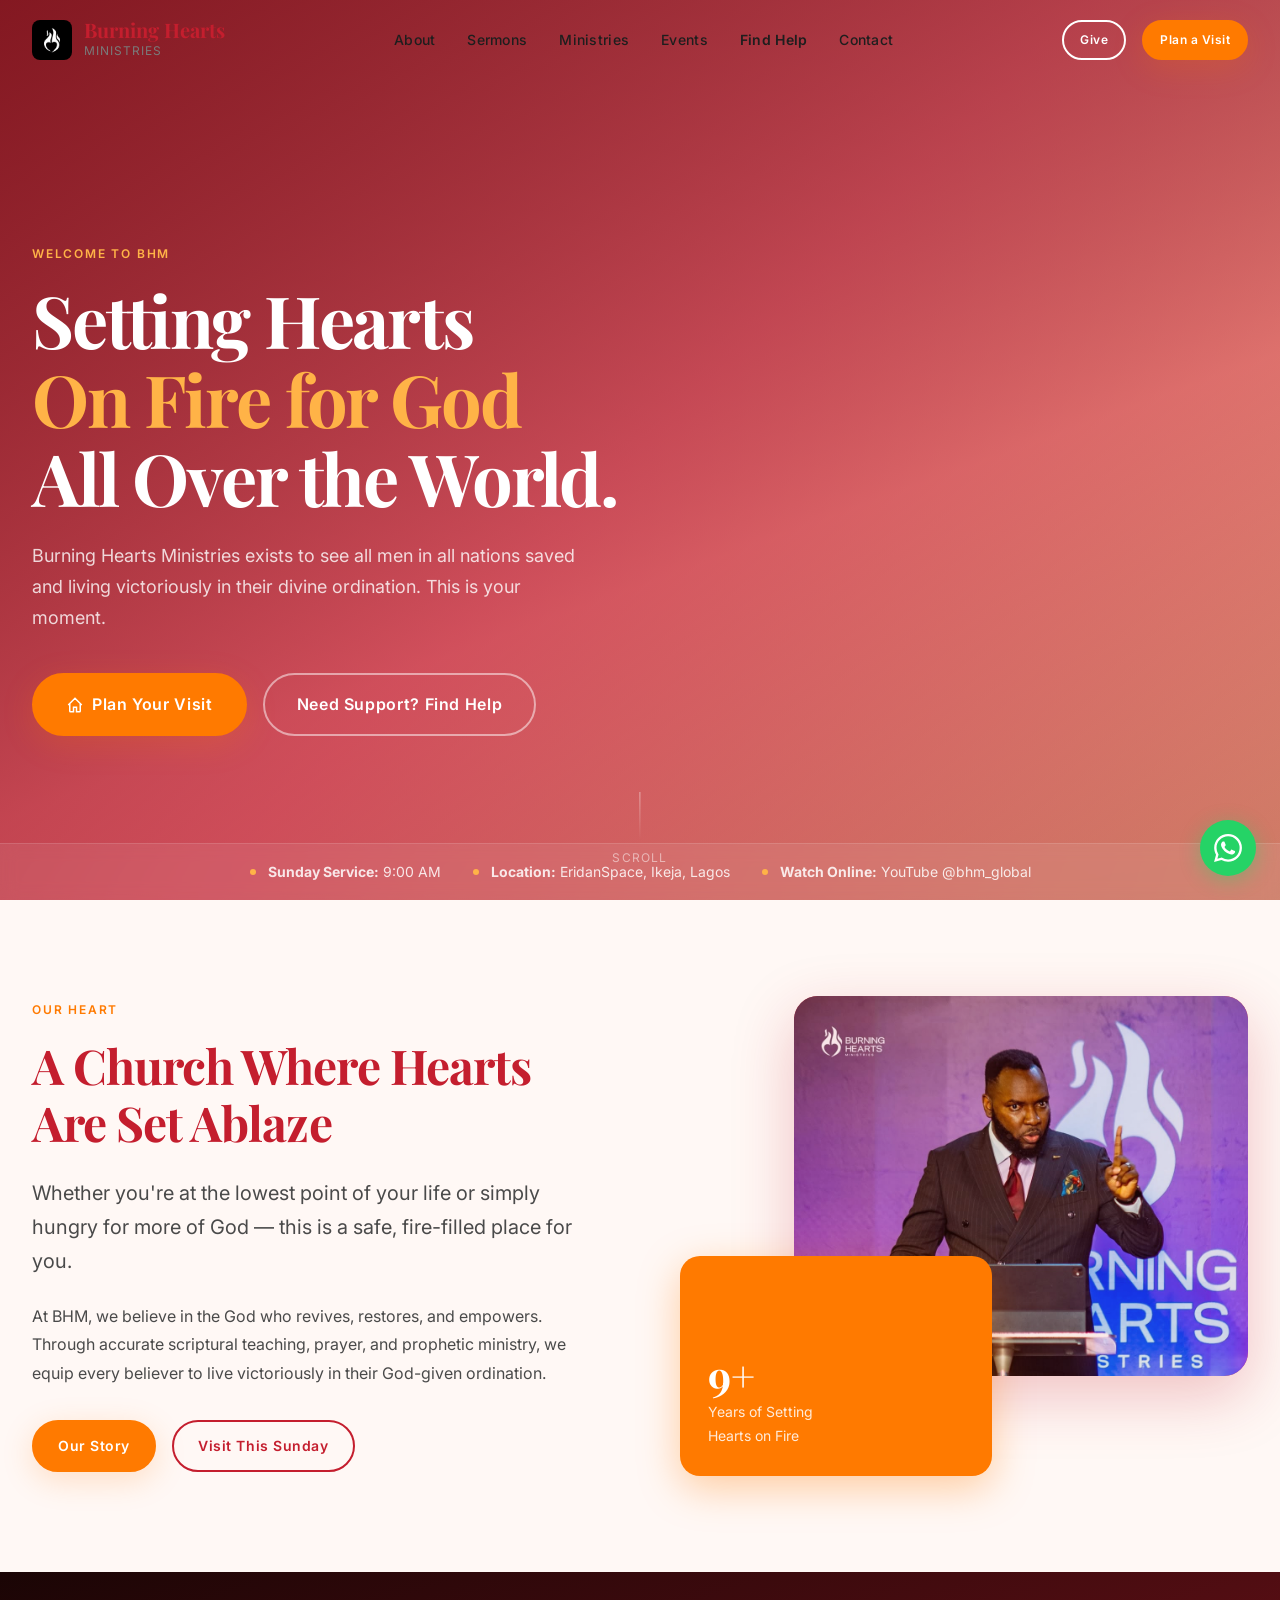
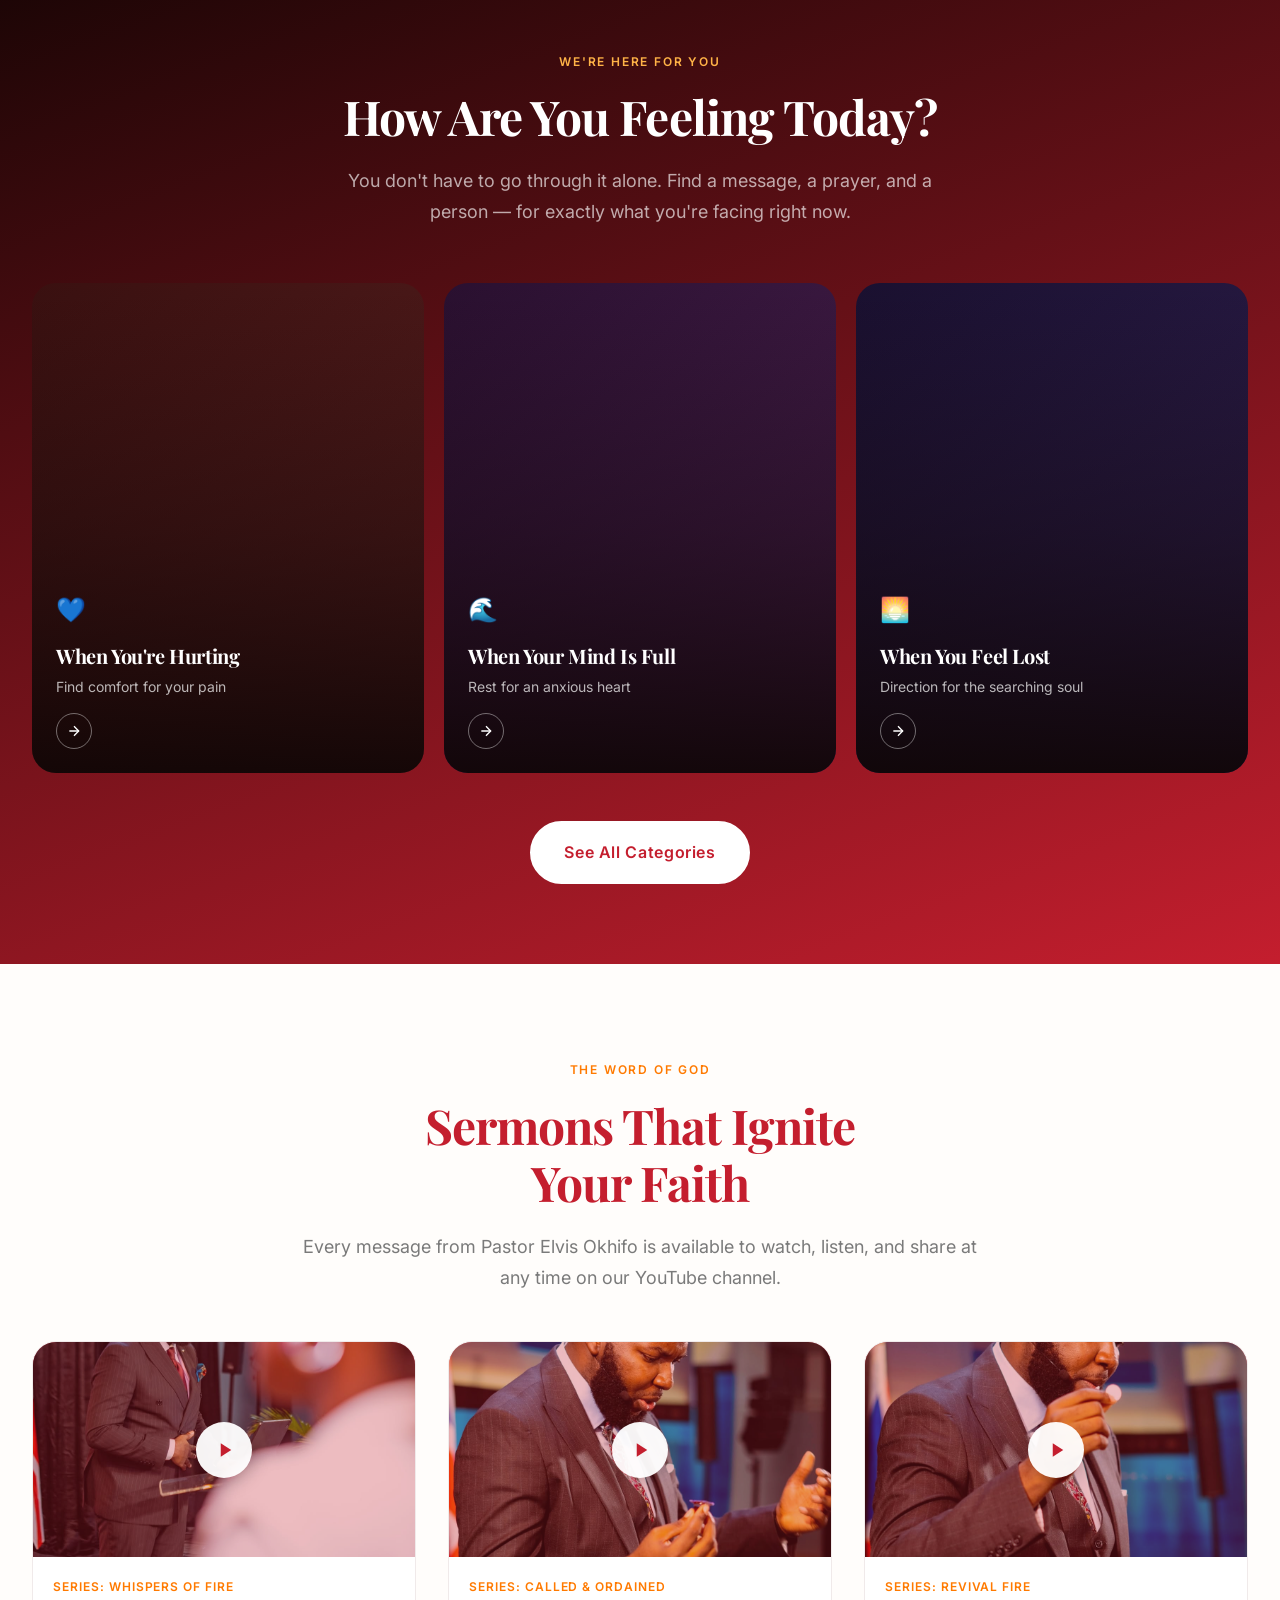
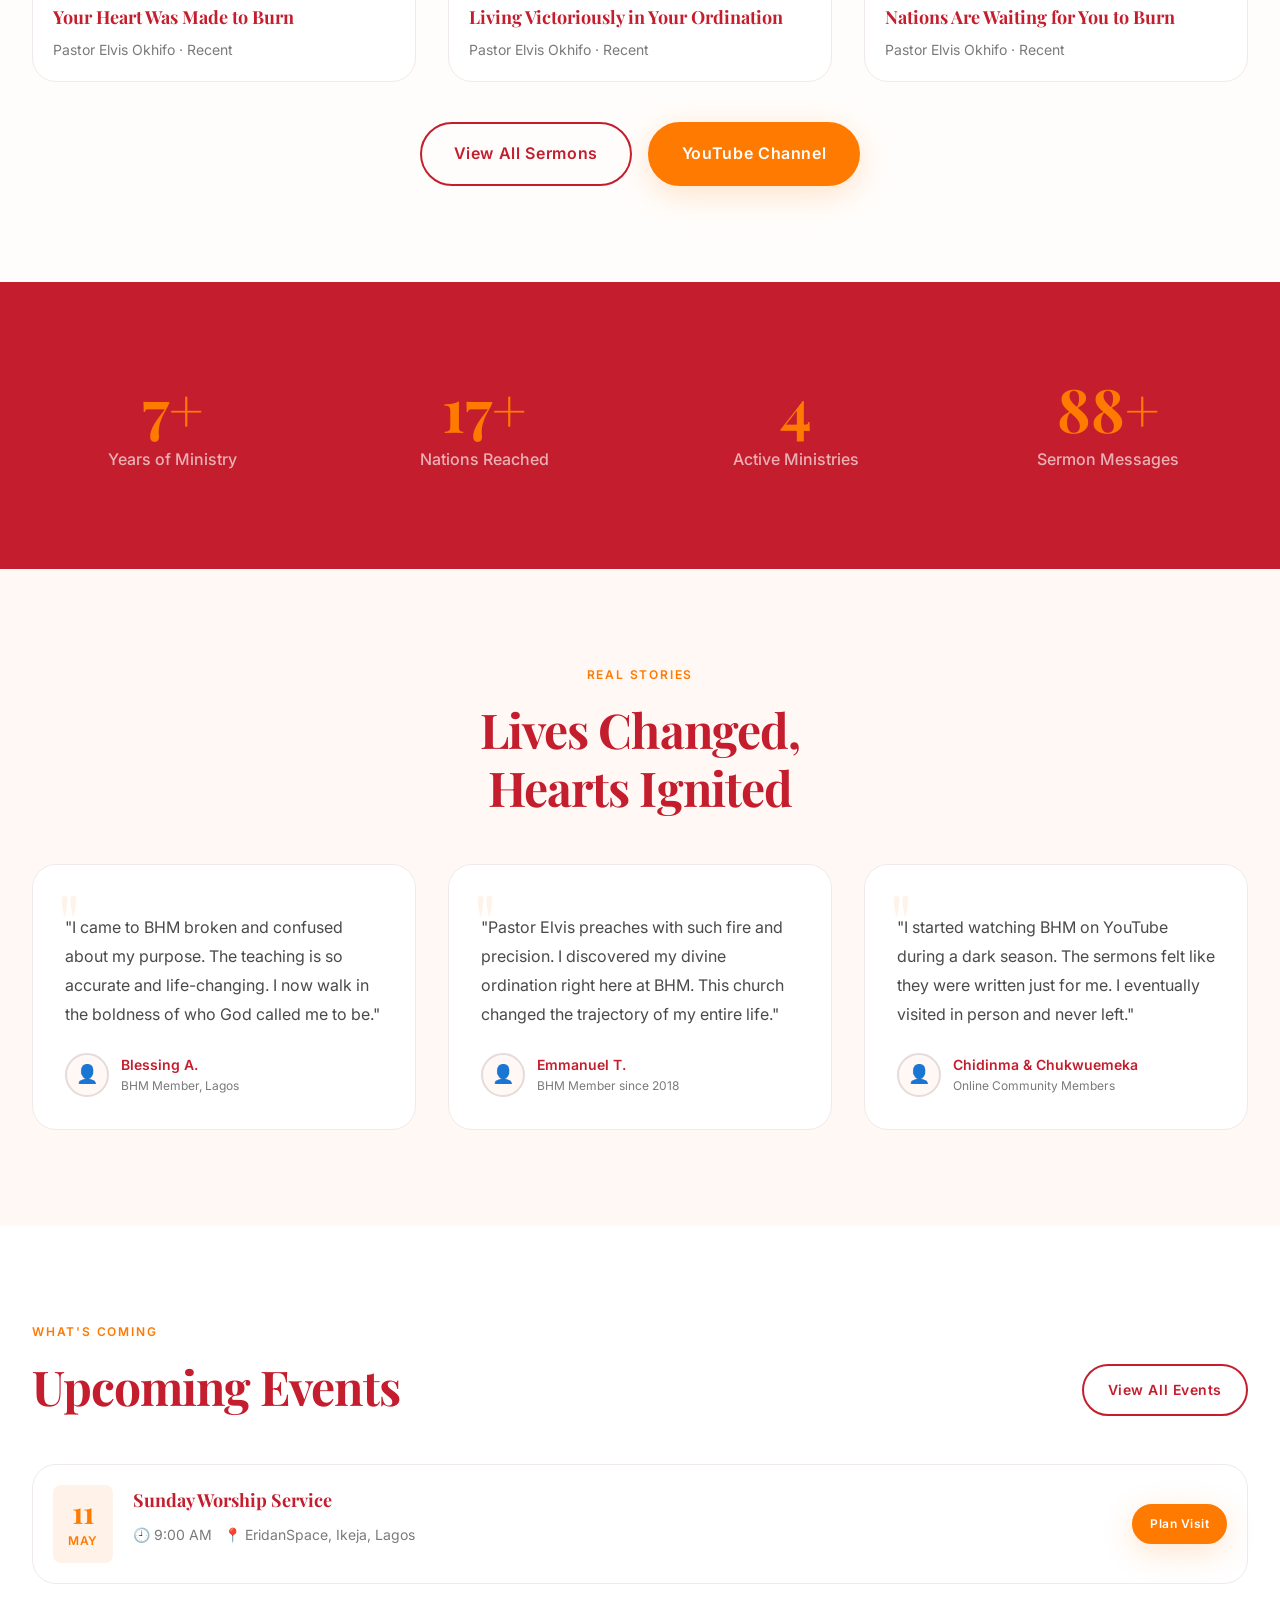
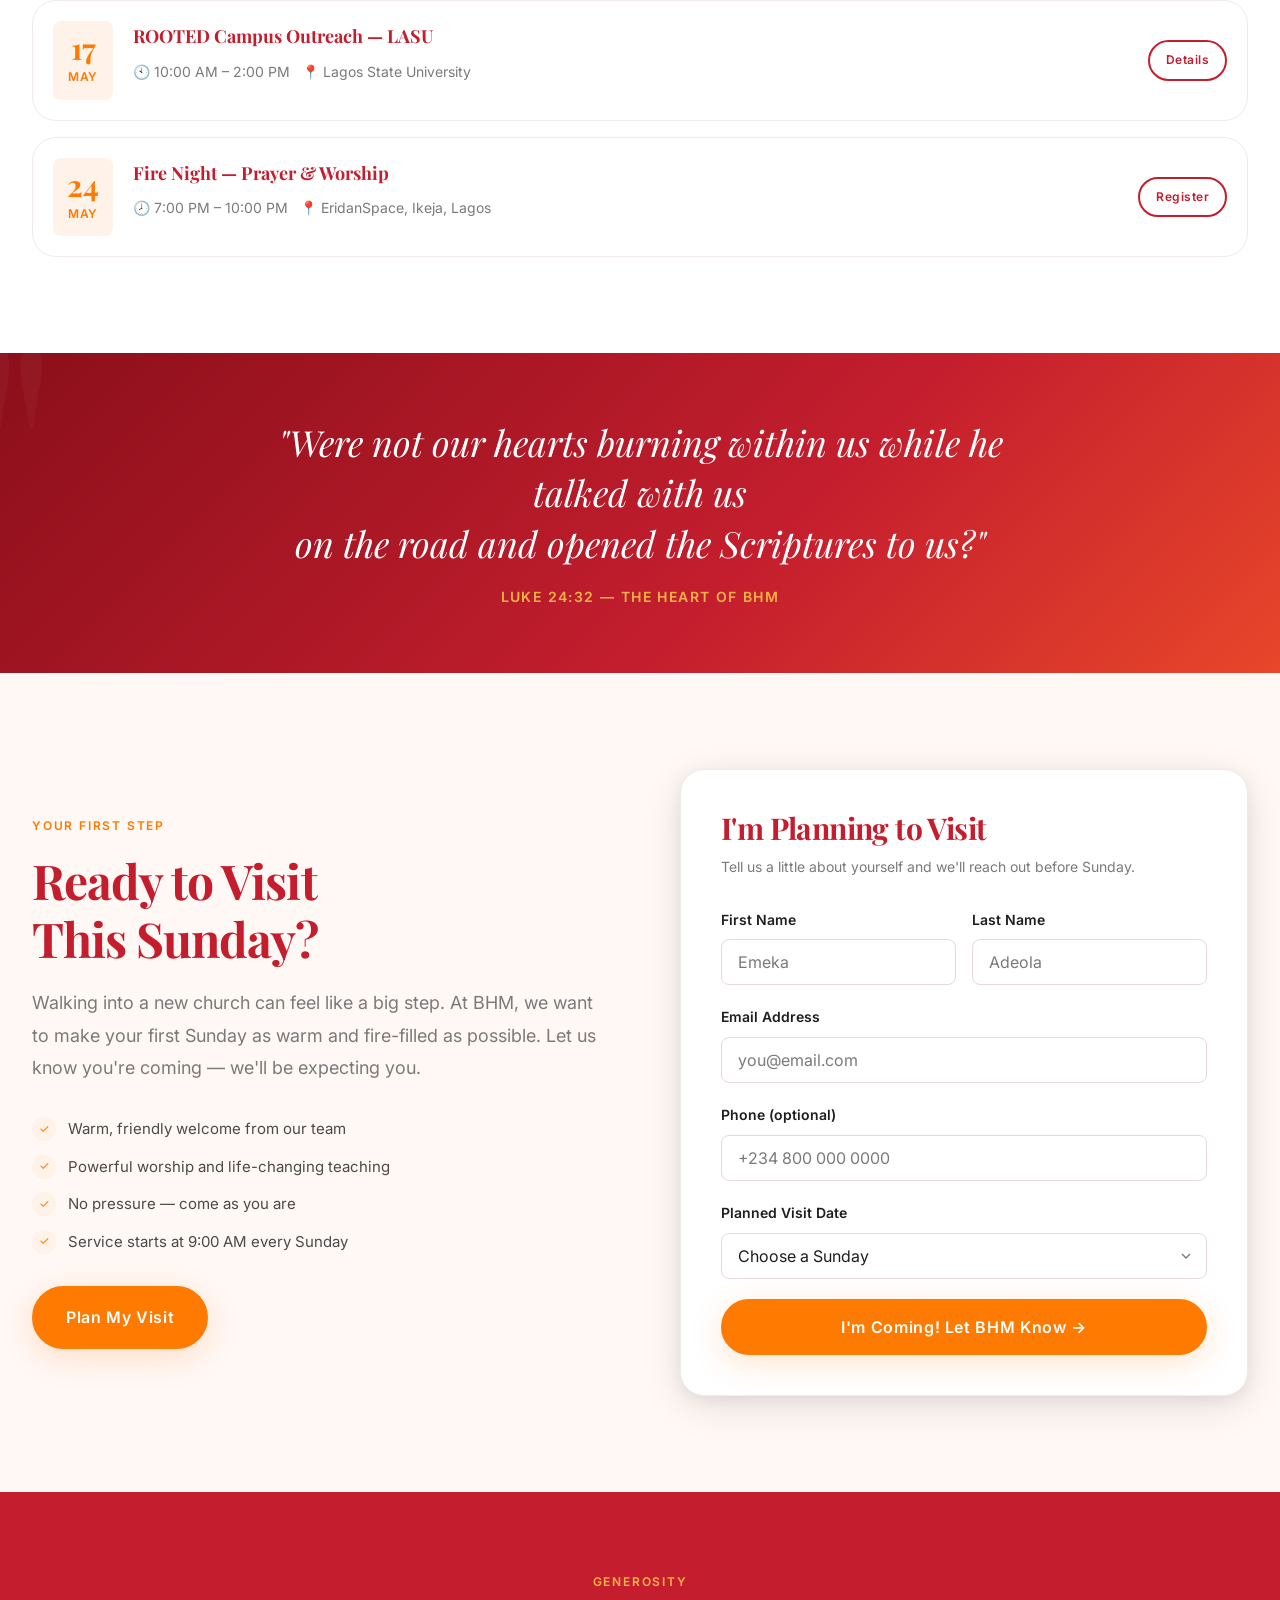
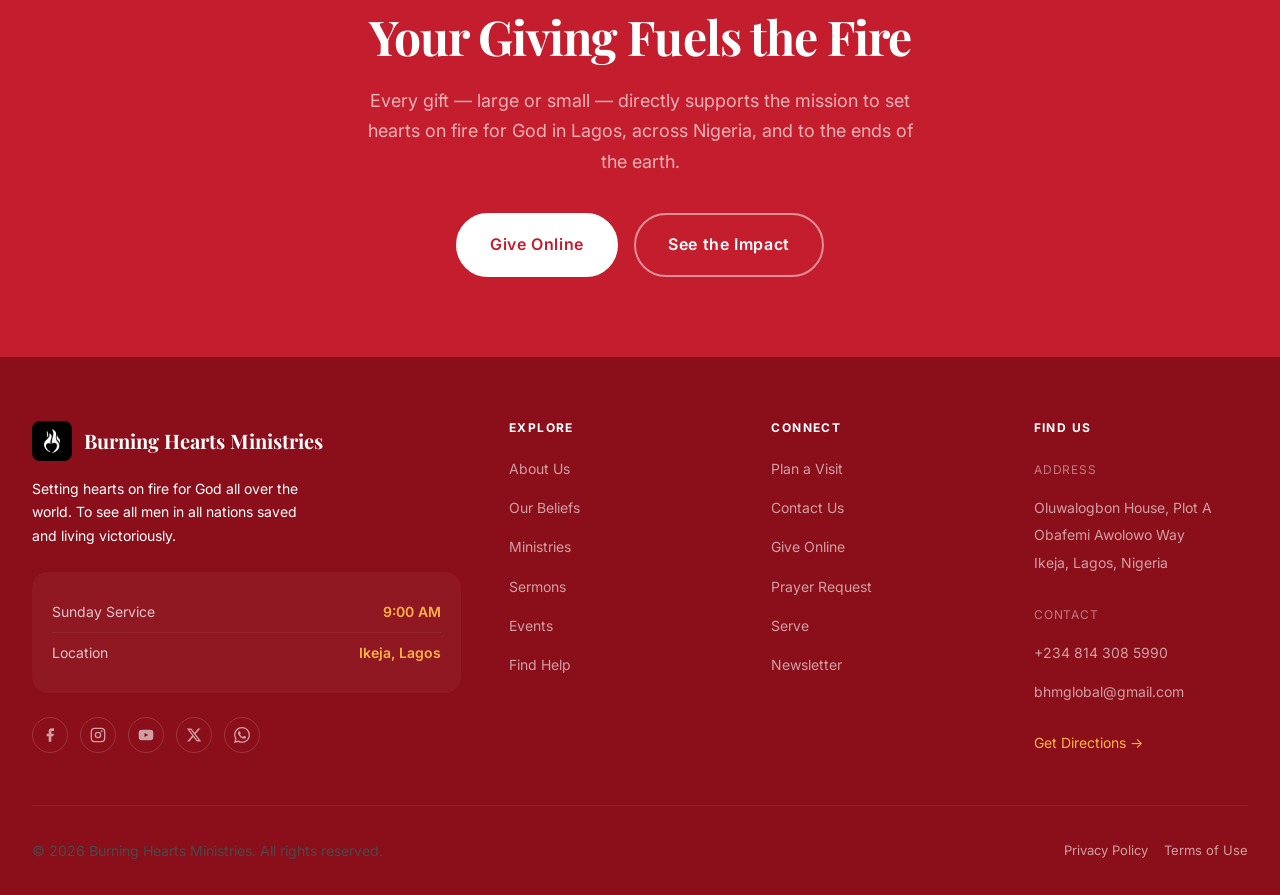
<file: index.html>
<!DOCTYPE html>
<html lang="en">
<head>
  <meta charset="UTF-8" />
  <meta name="viewport" content="width=device-width, initial-scale=1.0" />
  <meta name="description" content="Burning Hearts Ministries — Setting hearts on fire for God all over the world. Join us in Ikeja, Lagos every Sunday at 9:00 AM." />
  <meta property="og:title" content="Burning Hearts Ministries" />
  <meta property="og:description" content="Setting hearts on fire for God all over the world." />
  <meta property="og:type" content="website" />
  <title>Burning Hearts Ministries — Home</title>
    <link rel="icon" href="images/bhm-logo.png" type="image/png" />
  <link rel="apple-touch-icon" href="images/bhm-logo.png" />
  <link rel="preconnect" href="https://fonts.googleapis.com" />
    <link rel="icon" href="images/bhm-logo.png" type="image/png" />
  <link rel="apple-touch-icon" href="images/bhm-logo.png" />
  <link rel="preconnect" href="https://fonts.gstatic.com" crossorigin />
  <link href="https://fonts.googleapis.com/css2?family=Playfair+Display:ital,wght@0,700;0,800;1,700&family=Inter:wght@400;500;600&display=swap" rel="stylesheet" />
  <link rel="stylesheet" href="css/style.css" />
</head>
<body>

  <!-- =====================================================================
       NAVIGATION
  ====================================================================== -->
  <nav class="nav nav--scrolled" id="main-nav">
    <div class="nav__inner">
      <a href="index.html" class="nav__logo">
        <div class="nav__logo-mark">
          <img src="images/bhm-logo.png" alt="BHM Logo" />
        </div>
        <div>
          <div class="nav__logo-text">Burning Hearts</div>
          <div class="nav__logo-sub">Ministries</div>
        </div>
      </a>
      <ul class="nav__links">
        <li><a href="about.html" class="nav__link">About</a></li>
        <li><a href="sermons.html" class="nav__link">Sermons</a></li>
        <li><a href="ministries.html" class="nav__link">Ministries</a></li>
        <li><a href="events.html" class="nav__link">Events</a></li>
        <li><a href="find-help.html" class="nav__link nav__link--find-help">Find Help</a></li>
        <li><a href="contact.html" class="nav__link">Contact</a></li>
      </ul>
      <div class="nav__actions">
        <a href="give.html" class="btn btn--secondary btn--sm">Give</a>
        <a href="plan-visit.html" class="btn btn--primary btn--sm">Plan a Visit</a>
        <button class="nav__menu-btn" id="menu-btn" aria-label="Open menu">
          <span></span><span></span><span></span>
        </button>
      </div>
    </div>
  </nav>

  <!-- Mobile Nav -->
  <div class="mobile-nav" id="mobile-nav">
    <button class="mobile-nav__close" id="mobile-nav-close">✕</button>
    <ul class="mobile-nav__links">
      <li><a href="index.html" class="mobile-nav__link">Home</a></li>
      <li><a href="about.html" class="mobile-nav__link">About</a></li>
      <li><a href="sermons.html" class="mobile-nav__link">Sermons</a></li>
      <li><a href="ministries.html" class="mobile-nav__link">Ministries</a></li>
      <li><a href="events.html" class="mobile-nav__link">Events</a></li>
      <li><a href="find-help.html" class="mobile-nav__link mobile-nav__link--find-help">Find Help</a></li>
      <li><a href="plan-visit.html" class="mobile-nav__link">Plan a Visit</a></li>
      <li><a href="give.html" class="mobile-nav__link">Give</a></li>
      <li><a href="contact.html" class="mobile-nav__link">Contact</a></li>
    </ul>
  </div>

  <main>

    <!-- =====================================================================
         HERO — Full viewport, cinematic
    ====================================================================== -->
    <section class="hero">
      <div class="hero__bg" style="overflow:hidden;">
        <video autoplay muted loop playsinline style="position:absolute;inset:0;width:100%;height:100%;object-fit:cover;">
          <source src="videos/hero.mp4" type="video/mp4" />
        </video>
        <div style="position:absolute;inset:0;background:linear-gradient(160deg,rgba(26,5,5,0.72) 0%,rgba(196,30,46,0.45) 60%,rgba(139,15,26,0.55) 100%);"></div>
      </div>

      <div class="hero__content">
        <span class="hero__label animate-fade-up">Welcome to BHM</span>
        <h1 class="hero__title animate-fade-up animate-fade-up--delay-1">
          Setting Hearts
          <span>On Fire for God</span>
          All Over the World.
        </h1>
        <p class="hero__subtitle animate-fade-up animate-fade-up--delay-2">
          Burning Hearts Ministries exists to see all men in all nations saved and
          living victoriously in their divine ordination. This is your moment.
        </p>
        <div class="hero__actions animate-fade-up animate-fade-up--delay-3">
          <a href="plan-visit.html" class="btn btn--primary btn--lg">
            <svg viewBox="0 0 24 24" fill="none" stroke="currentColor" stroke-width="2"><path d="M3 12l9-9 9 9M5 10v10a1 1 0 001 1h4v-6h4v6h4a1 1 0 001-1V10"/></svg>
            Plan Your Visit
          </a>
          <a href="find-help.html" class="btn btn--ghost btn--lg">
            Need Support? Find Help
          </a>
        </div>
      </div>

      <!-- Service times bar -->
      <div class="service-bar" style="position: absolute; bottom:0; left:0; right:0;">
        <div class="service-bar__inner">
          <div class="service-bar__item">
            <div class="service-bar__dot"></div>
            <span><strong>Sunday Service:</strong> 9:00 AM</span>
          </div>
          <div class="service-bar__item">
            <div class="service-bar__dot"></div>
            <span><strong>Location:</strong> EridanSpace, Ikeja, Lagos</span>
          </div>
          <div class="service-bar__item">
            <div class="service-bar__dot"></div>
            <span><strong>Watch Online:</strong> YouTube @bhm_global</span>
          </div>
        </div>
      </div>

      <div class="hero__scroll">
        <div class="hero__scroll-line"></div>
        <span>Scroll</span>
      </div>
    </section>

    <!-- =====================================================================
         WELCOME SECTION
    ====================================================================== -->
    <section class="section section--warm">
      <div class="container">
        <div style="display: grid; grid-template-columns: 1fr 1fr; gap: 80px; align-items: center;">

          <!-- Text -->
          <div class="reveal">
            <span class="section-header__label">Our Heart</span>
            <h2 style="margin-bottom: 24px;">A Church Where Hearts<br>Are Set Ablaze</h2>
            <p class="text-lead" style="margin-bottom: 24px;">
              Whether you're at the lowest point of your life or simply hungry for more of God —
              this is a safe, fire-filled place for you.
            </p>
            <p style="margin-bottom: 32px;">
              At BHM, we believe in the God who revives, restores, and empowers. Through accurate
              scriptural teaching, prayer, and prophetic ministry, we equip every believer to live
              victoriously in their God-given ordination.
            </p>
            <div style="display:flex; gap: 16px; flex-wrap:wrap;">
              <a href="about.html" class="btn btn--primary">Our Story</a>
              <a href="plan-visit.html" class="btn btn--secondary">Visit This Sunday</a>
            </div>
          </div>

          <!-- Visual card stack -->
          <div class="reveal" style="position: relative; height: 480px;">
            <div style="
              position: absolute; top: 0; right: 0;
              width: 80%; height: 380px;
              background: linear-gradient(135deg, #C41E2E 0%, #E8472A 100%);
              border-radius: 24px;
              overflow: hidden;
              box-shadow: 0 20px 60px rgba(196,30,46,0.25);
            ">
              <img src="images/pastor-pulpit.jpg" alt="Pastor Elvis Okhifo ministering" style="width:100%;height:100%;object-fit:cover;object-position:top center;opacity:0.90;" />
            </div>
            <!-- Accent card -->
            <div style="
              position: absolute; bottom: 0; left: 0;
              width: 55%; height: 220px;
              background: var(--color-accent);
              border-radius: 20px;
              display: flex; flex-direction: column;
              align-items: flex-start;
              justify-content: flex-end;
              padding: 28px;
              box-shadow: 0 12px 40px rgba(255,122,0,0.35);
            ">
              <div style="font-family:'Playfair Display',serif; font-size:42px; font-weight:700; color:white; line-height:1;">9+</div>
              <div style="font-size:14px; color:rgba(255,255,255,0.85); margin-top:4px;">Years of Setting<br>Hearts on Fire</div>
            </div>
          </div>

        </div>
      </div>
    </section>

    <!-- =====================================================================
         FIND HELP — Signature Feature
    ====================================================================== -->
    <section class="section" style="background: linear-gradient(160deg, #1A0505 0%, #C41E2E 100%); padding: 80px 0;">
      <div class="container">
        <div style="text-align:center; max-width: 640px; margin: 0 auto 56px;">
          <span class="section-header__label" style="color: var(--color-accent-light);">We're Here for You</span>
          <h2 style="color:white; margin-bottom:20px;">How Are You Feeling Today?</h2>
          <p style="color:rgba(255,255,255,0.65); font-size:18px; line-height:1.7;">
            You don't have to go through it alone. Find a message, a prayer, and a person — for exactly what you're facing right now.
          </p>
        </div>

        <div style="display:grid; grid-template-columns: repeat(3, 1fr); gap:20px; margin-bottom:48px;">

          <a href="find-help.html#hurting" class="help-card" style="text-decoration:none;">
            <div class="help-card__bg" style="background: linear-gradient(135deg, #3a1010 0%, #5a2020 100%);"></div>
            <div class="help-card__overlay"></div>
            <div class="help-card__content">
              <span class="help-card__icon">💙</span>
              <h3 class="help-card__title">When You're Hurting</h3>
              <p class="help-card__sub">Find comfort for your pain</p>
              <div class="help-card__arrow">
                <svg viewBox="0 0 24 24" stroke-width="2"><line x1="5" y1="12" x2="19" y2="12"/><polyline points="12 5 19 12 12 19"/></svg>
              </div>
            </div>
          </a>

          <a href="find-help.html#overwhelmed" class="help-card" style="text-decoration:none;">
            <div class="help-card__bg" style="background: linear-gradient(135deg, #2a1030 0%, #4a2050 100%);"></div>
            <div class="help-card__overlay"></div>
            <div class="help-card__content">
              <span class="help-card__icon">🌊</span>
              <h3 class="help-card__title">When Your Mind Is Full</h3>
              <p class="help-card__sub">Rest for an anxious heart</p>
              <div class="help-card__arrow">
                <svg viewBox="0 0 24 24" stroke-width="2"><line x1="5" y1="12" x2="19" y2="12"/><polyline points="12 5 19 12 12 19"/></svg>
              </div>
            </div>
          </a>

          <a href="find-help.html#lost" class="help-card" style="text-decoration:none;">
            <div class="help-card__bg" style="background: linear-gradient(135deg, #1a1030 0%, #302050 100%);"></div>
            <div class="help-card__overlay"></div>
            <div class="help-card__content">
              <span class="help-card__icon">🌅</span>
              <h3 class="help-card__title">When You Feel Lost</h3>
              <p class="help-card__sub">Direction for the searching soul</p>
              <div class="help-card__arrow">
                <svg viewBox="0 0 24 24" stroke-width="2"><line x1="5" y1="12" x2="19" y2="12"/><polyline points="12 5 19 12 12 19"/></svg>
              </div>
            </div>
          </a>

        </div>

        <div style="text-align:center;">
          <a href="find-help.html" class="btn btn--white btn--lg">See All Categories</a>
        </div>
      </div>
    </section>

    <!-- =====================================================================
         LATEST SERMONS
    ====================================================================== -->
    <section class="section section--cream">
      <div class="container">
        <div class="section-header section-header--center reveal">
          <span class="section-header__label">The Word of God</span>
          <h2 class="section-header__title">Sermons That Ignite<br>Your Faith</h2>
          <p class="section-header__desc">Every message from Pastor Elvis Okhifo is available to watch, listen, and share at any time on our YouTube channel.</p>
        </div>

        <div class="grid grid-3 reveal">

          <div class="sermon-card">
            <div class="sermon-card__thumb">
              <img src="images/pastor-preaching.jpg" alt="Latest sermon by Pastor Elvis Okhifo" style="width:100%;height:100%;object-fit:cover;" />
              <div class="sermon-card__play">
                <div class="sermon-card__play-btn" data-local-video="videos/sermon-1.mp4" style="cursor:pointer;">
                  <svg width="18" height="18" viewBox="0 0 24 24"><polygon points="5 3 19 12 5 21 5 3"/></svg>
                </div>
              </div>
            </div>
            <div class="sermon-card__body">
              <div class="sermon-card__series">Series: Whispers of Fire</div>
              <div class="sermon-card__title">Your Heart Was Made to Burn</div>
              <div class="sermon-card__speaker">Pastor Elvis Okhifo · Recent</div>
            </div>
          </div>

          <div class="sermon-card">
            <div class="sermon-card__thumb">
              <img src="images/pastor-lords-table.jpg" alt="Sermon on divine ordination" style="width:100%;height:100%;object-fit:cover;" />
              <div class="sermon-card__play">
                <div class="sermon-card__play-btn" data-local-video="videos/sermon-2.mp4" style="cursor:pointer;">
                  <svg width="18" height="18" viewBox="0 0 24 24"><polygon points="5 3 19 12 5 21 5 3"/></svg>
                </div>
              </div>
            </div>
            <div class="sermon-card__body">
              <div class="sermon-card__series">Series: Called & Ordained</div>
              <div class="sermon-card__title">Living Victoriously in Your Ordination</div>
              <div class="sermon-card__speaker">Pastor Elvis Okhifo · Recent</div>
            </div>
          </div>

          <div class="sermon-card">
            <div class="sermon-card__thumb">
              <img src="images/pastor-communion.jpg" alt="Sermon on revival and restoration" style="width:100%;height:100%;object-fit:cover;" />
              <div class="sermon-card__play">
                <div class="sermon-card__play-btn" data-local-video="videos/sermon-3.mp4" style="cursor:pointer;">
                  <svg width="18" height="18" viewBox="0 0 24 24"><polygon points="5 3 19 12 5 21 5 3"/></svg>
                </div>
              </div>
            </div>
            <div class="sermon-card__body">
              <div class="sermon-card__series">Series: Revival Fire</div>
              <div class="sermon-card__title">Nations Are Waiting for You to Burn</div>
              <div class="sermon-card__speaker">Pastor Elvis Okhifo · Recent</div>
            </div>
          </div>

        </div>

        <div style="text-align:center; margin-top:40px;" class="reveal">
          <a href="sermons.html" class="btn btn--secondary btn--lg">View All Sermons</a>
          <a href="https://www.youtube.com/@bhm_global" target="_blank" rel="noopener" class="btn btn--primary btn--lg" style="margin-left:12px;">YouTube Channel</a>
        </div>
      </div>
    </section>

    <!-- =====================================================================
         STATISTICS
    ====================================================================== -->
    <section class="section" style="background: var(--color-primary); padding: 64px 0;">
      <div class="container">
        <div class="grid grid-4">
          <div class="stat-card reveal">
            <div class="stat-card__number" data-count="9" data-suffix="+">9+</div>
            <div class="stat-card__label" style="color:rgba(255,255,255,0.65);">Years of Ministry</div>
          </div>
          <div class="stat-card reveal">
            <div class="stat-card__number" data-count="20" data-suffix="+">20+</div>
            <div class="stat-card__label" style="color:rgba(255,255,255,0.65);">Nations Reached</div>
          </div>
          <div class="stat-card reveal">
            <div class="stat-card__number" data-count="5" data-suffix="">5</div>
            <div class="stat-card__label" style="color:rgba(255,255,255,0.65);">Active Ministries</div>
          </div>
          <div class="stat-card reveal">
            <div class="stat-card__number" data-count="100" data-suffix="+">100+</div>
            <div class="stat-card__label" style="color:rgba(255,255,255,0.65);">Sermon Messages</div>
          </div>
        </div>
      </div>
    </section>

    <!-- =====================================================================
         TESTIMONIALS
    ====================================================================== -->
    <section class="section section--warm">
      <div class="container">
        <div class="section-header section-header--center reveal">
          <span class="section-header__label">Real Stories</span>
          <h2 class="section-header__title">Lives Changed,<br>Hearts Ignited</h2>
        </div>
        <div class="grid grid-3 reveal">

          <div class="testimonial">
            <p class="testimonial__text">
              "I came to BHM broken and confused about my purpose. The teaching is so accurate and life-changing. I now walk in the boldness of who God called me to be."
            </p>
            <div class="testimonial__author">
              <div class="testimonial__avatar-placeholder">👤</div>
              <div>
                <div class="testimonial__name">Blessing A.</div>
                <div class="testimonial__role">BHM Member, Lagos</div>
              </div>
            </div>
          </div>

          <div class="testimonial">
            <p class="testimonial__text">
              "Pastor Elvis preaches with such fire and precision. I discovered my divine ordination right here at BHM. This church changed the trajectory of my entire life."
            </p>
            <div class="testimonial__author">
              <div class="testimonial__avatar-placeholder">👤</div>
              <div>
                <div class="testimonial__name">Emmanuel T.</div>
                <div class="testimonial__role">BHM Member since 2018</div>
              </div>
            </div>
          </div>

          <div class="testimonial">
            <p class="testimonial__text">
              "I started watching BHM on YouTube during a dark season. The sermons felt like they were written just for me. I eventually visited in person and never left."
            </p>
            <div class="testimonial__author">
              <div class="testimonial__avatar-placeholder">👤</div>
              <div>
                <div class="testimonial__name">Chidinma &amp; Chukwuemeka</div>
                <div class="testimonial__role">Online Community Members</div>
              </div>
            </div>
          </div>

        </div>
      </div>
    </section>

    <!-- =====================================================================
         UPCOMING EVENTS
    ====================================================================== -->
    <section class="section">
      <div class="container">
        <div style="display:flex; justify-content:space-between; align-items:flex-end; margin-bottom:48px;" class="reveal">
          <div>
            <span class="section-header__label">What's Coming</span>
            <h2>Upcoming Events</h2>
          </div>
          <a href="events.html" class="btn btn--secondary">View All Events</a>
        </div>
        <div style="display:flex; flex-direction:column; gap:16px;" class="reveal">

          <div class="event-card" data-category="service">
            <div class="event-card__date">
              <div class="event-card__day">11</div>
              <div class="event-card__month">May</div>
            </div>
            <div class="event-card__body">
              <div class="event-card__title">Sunday Worship Service</div>
              <div class="event-card__meta">
                <span>🕘 9:00 AM</span>
                <span>📍 EridanSpace, Ikeja, Lagos</span>
              </div>
            </div>
            <a href="plan-visit.html" class="btn btn--primary btn--sm" style="flex-shrink:0; align-self:center;">Plan Visit</a>
          </div>

          <div class="event-card" data-category="outreach">
            <div class="event-card__date">
              <div class="event-card__day">17</div>
              <div class="event-card__month">May</div>
            </div>
            <div class="event-card__body">
              <div class="event-card__title">ROOTED Campus Outreach — LASU</div>
              <div class="event-card__meta">
                <span>🕙 10:00 AM – 2:00 PM</span>
                <span>📍 Lagos State University</span>
              </div>
            </div>
            <a href="events.html" class="btn btn--secondary btn--sm" style="flex-shrink:0; align-self:center;">Details</a>
          </div>

          <div class="event-card" data-category="prayer">
            <div class="event-card__date">
              <div class="event-card__day">24</div>
              <div class="event-card__month">May</div>
            </div>
            <div class="event-card__body">
              <div class="event-card__title">Fire Night — Prayer &amp; Worship</div>
              <div class="event-card__meta">
                <span>🕗 7:00 PM – 10:00 PM</span>
                <span>📍 EridanSpace, Ikeja, Lagos</span>
              </div>
            </div>
            <a href="events.html" class="btn btn--secondary btn--sm" style="flex-shrink:0; align-self:center;">Register</a>
          </div>

        </div>
      </div>
    </section>

    <!-- =====================================================================
         SCRIPTURE BANNER
    ====================================================================== -->
    <div class="scripture-banner">
      <p class="scripture-banner__text">
        "Were not our hearts burning within us while he talked with us<br>
        on the road and opened the Scriptures to us?"
      </p>
      <p class="scripture-banner__ref">Luke 24:32 — The Heart of BHM</p>
    </div>

    <!-- =====================================================================
         PLAN YOUR VISIT — CTA Section
    ====================================================================== -->
    <section class="section section--warm">
      <div class="container">
        <div style="display:grid; grid-template-columns:1fr 1fr; gap:80px; align-items:center;" class="reveal">
          <div>
            <span class="section-header__label">Your First Step</span>
            <h2 style="margin-bottom:20px;">Ready to Visit<br>This Sunday?</h2>
            <p style="font-size:18px; line-height:1.8; color:var(--color-muted); margin-bottom:32px;">
              Walking into a new church can feel like a big step. At BHM, we want to make
              your first Sunday as warm and fire-filled as possible. Let us know you're coming
              — we'll be expecting you.
            </p>
            <ul style="display:flex; flex-direction:column; gap:12px; margin-bottom:32px;">
              <li style="display:flex; gap:12px; align-items:center; font-size:15px; color:var(--color-text-soft);">
                <span style="width:24px;height:24px;background:var(--color-accent-subtle);border-radius:50%;display:flex;align-items:center;justify-content:center;color:var(--color-accent);font-size:12px;flex-shrink:0;">✓</span>
                Warm, friendly welcome from our team
              </li>
              <li style="display:flex; gap:12px; align-items:center; font-size:15px; color:var(--color-text-soft);">
                <span style="width:24px;height:24px;background:var(--color-accent-subtle);border-radius:50%;display:flex;align-items:center;justify-content:center;color:var(--color-accent);font-size:12px;flex-shrink:0;">✓</span>
                Powerful worship and life-changing teaching
              </li>
              <li style="display:flex; gap:12px; align-items:center; font-size:15px; color:var(--color-text-soft);">
                <span style="width:24px;height:24px;background:var(--color-accent-subtle);border-radius:50%;display:flex;align-items:center;justify-content:center;color:var(--color-accent);font-size:12px;flex-shrink:0;">✓</span>
                No pressure — come as you are
              </li>
              <li style="display:flex; gap:12px; align-items:center; font-size:15px; color:var(--color-text-soft);">
                <span style="width:24px;height:24px;background:var(--color-accent-subtle);border-radius:50%;display:flex;align-items:center;justify-content:center;color:var(--color-accent);font-size:12px;flex-shrink:0;">✓</span>
                Service starts at 9:00 AM every Sunday
              </li>
            </ul>
            <a href="plan-visit.html" class="btn btn--primary btn--lg">Plan My Visit</a>
          </div>

          <!-- Visit form -->
          <div style="background:white; border-radius:24px; padding:40px; box-shadow: var(--shadow-lg); border: 1px solid var(--color-border-light);">
            <h3 style="margin-bottom:8px;">I'm Planning to Visit</h3>
            <p style="font-size:14px; color:var(--color-muted); margin-bottom:28px;">Tell us a little about yourself and we'll reach out before Sunday.</p>
            <form id="visit-form">
              <div class="form-row">
                <div class="form-group">
                  <label class="form-label" for="visit-fname">First Name</label>
                  <input type="text" id="visit-fname" class="form-input" placeholder="Emeka" required />
                </div>
                <div class="form-group">
                  <label class="form-label" for="visit-lname">Last Name</label>
                  <input type="text" id="visit-lname" class="form-input" placeholder="Adeola" />
                </div>
              </div>
              <div class="form-group">
                <label class="form-label" for="visit-email">Email Address</label>
                <input type="email" id="visit-email" class="form-input" placeholder="you@email.com" required />
              </div>
              <div class="form-group">
                <label class="form-label" for="visit-phone">Phone (optional)</label>
                <input type="tel" id="visit-phone" class="form-input" placeholder="+234 800 000 0000" />
              </div>
              <div class="form-group">
                <label class="form-label" for="visit-date">Planned Visit Date</label>
                <select id="visit-date" class="form-select">
                  <option value="">Choose a Sunday</option>
                  <option>May 11, 2026</option>
                  <option>May 18, 2026</option>
                  <option>May 25, 2026</option>
                  <option>June 1, 2026</option>
                </select>
              </div>
              <button type="submit" class="btn btn--primary btn--full btn--lg">
                I'm Coming! Let BHM Know →
              </button>
            </form>
          </div>

        </div>
      </div>
    </section>

    <!-- =====================================================================
         GIVE — Brief teaser
    ====================================================================== -->
    <section class="section" style="background: var(--color-primary); padding: 80px 0; text-align:center;">
      <div class="container">
        <div class="reveal" style="max-width:560px; margin:0 auto;">
          <span class="section-header__label" style="color:var(--color-accent-light);">Generosity</span>
          <h2 style="color:white; margin-bottom:20px;">Your Giving Fuels the Fire</h2>
          <p style="color:rgba(255,255,255,0.65); font-size:18px; line-height:1.7; margin-bottom:36px;">
            Every gift — large or small — directly supports the mission to set hearts on fire
            for God in Lagos, across Nigeria, and to the ends of the earth.
          </p>
          <div style="display:flex; gap:16px; justify-content:center; flex-wrap:wrap;">
            <a href="give.html" class="btn btn--white btn--lg">Give Online</a>
            <a href="give.html#why" class="btn btn--ghost btn--lg">See the Impact</a>
          </div>
        </div>
      </div>
    </section>

  </main>

  <!-- =====================================================================
       FOOTER
  ====================================================================== -->
  <footer class="footer">
    <div class="container">
      <div class="footer__grid">
        <div class="footer__brand">
          <a href="index.html" class="footer__logo">
            <div class="footer__logo-mark">
              <img src="images/bhm-logo.png" alt="BHM" />
            </div>
            <span class="footer__logo-name">Burning Hearts Ministries</span>
          </a>
          <p class="footer__tagline">Setting hearts on fire for God all over the world. To see all men in all nations saved and living victoriously.</p>
          <div class="footer__service-times">
            <div class="footer__service-time">
              <span>Sunday Service</span>
              <span>9:00 AM</span>
            </div>
            <div class="footer__service-time">
              <span>Location</span>
              <span>Ikeja, Lagos</span>
            </div>
          </div>
          <div class="footer__socials mt-6">
            <a href="https://www.facebook.com/p/Burning-Hearts-Ministries-100091341046609/" target="_blank" rel="noopener" class="footer__social" aria-label="Facebook">
              <svg width="16" height="16" fill="currentColor" viewBox="0 0 24 24"><path d="M18 2h-3a5 5 0 00-5 5v3H7v4h3v8h4v-8h3l1-4h-4V7a1 1 0 011-1h3z"/></svg>
            </a>
            <a href="https://www.instagram.com/bhm_global/" target="_blank" rel="noopener" class="footer__social" aria-label="Instagram">
              <svg width="16" height="16" fill="none" stroke="currentColor" stroke-width="2" viewBox="0 0 24 24"><rect x="2" y="2" width="20" height="20" rx="5" ry="5"/><circle cx="12" cy="12" r="4"/><circle cx="17.5" cy="6.5" r=".5" fill="currentColor"/></svg>
            </a>
            <a href="https://www.youtube.com/@bhm_global" target="_blank" rel="noopener" class="footer__social" aria-label="YouTube">
              <svg width="16" height="16" fill="currentColor" viewBox="0 0 24 24"><path d="M22.54 6.42a2.78 2.78 0 00-1.95-1.96C18.88 4 12 4 12 4s-6.88 0-8.59.46a2.78 2.78 0 00-1.95 1.96A29 29 0 001 12a29 29 0 00.46 5.58A2.78 2.78 0 003.41 19.6C5.12 20 12 20 12 20s6.88 0 8.59-.46a2.78 2.78 0 001.95-1.95A29 29 0 0023 12a29 29 0 00-.46-5.58zM9.75 15.02V8.98L15.5 12l-5.75 3.02z"/></svg>
            </a>
            <a href="https://x.com/bhm_global" target="_blank" rel="noopener" class="footer__social" aria-label="Twitter/X">
              <svg width="16" height="16" fill="currentColor" viewBox="0 0 24 24"><path d="M18.244 2.25h3.308l-7.227 8.26 8.502 11.24H16.17l-5.214-6.817L4.99 21.75H1.68l7.73-8.835L1.254 2.25H8.08l4.713 6.231zm-1.161 17.52h1.833L7.084 4.126H5.117z"/></svg>
            </a>
            <a href="https://wa.me/2348143085990" class="footer__social" aria-label="WhatsApp">
              <svg width="16" height="16" fill="currentColor" viewBox="0 0 24 24"><path d="M17.472 14.382c-.297-.149-1.758-.867-2.03-.967-.273-.099-.471-.148-.67.15-.197.297-.767.966-.94 1.164-.173.199-.347.223-.644.075-.297-.15-1.255-.463-2.39-1.475-.883-.788-1.48-1.761-1.653-2.059-.173-.297-.018-.458.13-.606.134-.133.298-.347.446-.52.149-.174.198-.298.298-.497.099-.198.05-.371-.025-.52-.075-.149-.669-1.612-.916-2.207-.242-.579-.487-.5-.669-.51-.173-.008-.371-.01-.57-.01-.198 0-.52.074-.792.372-.272.297-1.04 1.016-1.04 2.479 0 1.462 1.065 2.875 1.213 3.074.149.198 2.096 3.2 5.077 4.487.709.306 1.262.489 1.694.625.712.227 1.36.195 1.871.118.571-.085 1.758-.719 2.006-1.413.248-.694.248-1.289.173-1.413-.074-.124-.272-.198-.57-.347m-5.421 7.403h-.004a9.87 9.87 0 01-5.031-1.378l-.361-.214-3.741.982.998-3.648-.235-.374a9.86 9.86 0 01-1.51-5.26c.001-5.45 4.436-9.884 9.888-9.884 2.64 0 5.122 1.03 6.988 2.898a9.825 9.825 0 012.893 6.994c-.003 5.45-4.437 9.884-9.885 9.884m8.413-18.297A11.815 11.815 0 0012.05 0C5.495 0 .16 5.335.157 11.892c0 2.096.547 4.142 1.588 5.945L.057 24l6.305-1.654a11.882 11.882 0 005.683 1.448h.005c6.554 0 11.89-5.335 11.893-11.893a11.821 11.821 0 00-3.48-8.413z"/></svg>
            </a>
          </div>
        </div>
        <div>
          <h4 class="footer__col-title">Explore</h4>
          <ul class="footer__links">
            <li><a href="about.html" class="footer__link">About Us</a></li>
            <li><a href="beliefs.html" class="footer__link">Our Beliefs</a></li>
            <li><a href="ministries.html" class="footer__link">Ministries</a></li>
            <li><a href="sermons.html" class="footer__link">Sermons</a></li>
            <li><a href="events.html" class="footer__link">Events</a></li>
            <li><a href="find-help.html" class="footer__link">Find Help</a></li>
          </ul>
        </div>
        <div>
          <h4 class="footer__col-title">Connect</h4>
          <ul class="footer__links">
            <li><a href="plan-visit.html" class="footer__link">Plan a Visit</a></li>
            <li><a href="contact.html" class="footer__link">Contact Us</a></li>
            <li><a href="give.html" class="footer__link">Give Online</a></li>
            <li><a href="contact.html#prayer" class="footer__link">Prayer Request</a></li>
            <li><a href="ministries.html#serve" class="footer__link">Serve</a></li>
            <li><a href="contact.html#newsletter" class="footer__link">Newsletter</a></li>
          </ul>
        </div>
        <div>
          <h4 class="footer__col-title">Find Us</h4>
          <ul class="footer__links">
            <li>
              <span class="footer__link" style="color: rgba(255,255,255,0.45); font-size: 12px; text-transform: uppercase; letter-spacing: 0.08em;">Address</span>
            </li>
            <li><span class="footer__link" style="cursor:default; color: rgba(255,255,255,0.6);">Oluwalogbon House, Plot A<br>Obafemi Awolowo Way<br>Ikeja, Lagos, Nigeria</span></li>
            <li style="margin-top: 12px;">
              <span class="footer__link" style="color: rgba(255,255,255,0.45); font-size: 12px; text-transform: uppercase; letter-spacing: 0.08em;">Contact</span>
            </li>
            <li><a href="tel:+2348143085990" class="footer__link">+234 814 308 5990</a></li>
            <li><a href="mailto:bhmglobal@gmail.com" class="footer__link">bhmglobal@gmail.com</a></li>
            <li style="margin-top: 12px;">
              <a href="https://maps.google.com/?q=Obafemi+Awolowo+Way+Ikeja+Lagos" target="_blank" class="footer__link" style="color: var(--color-accent-light);">
                Get Directions →
              </a>
            </li>
          </ul>
        </div>
      </div>
      <div class="footer__bottom">
        <p>© 2026 Burning Hearts Ministries. All rights reserved.</p>
        <div style="display: flex; gap: 16px;">
          <a href="#" class="footer__link" style="font-size: 13px;">Privacy Policy</a>
          <a href="#" class="footer__link" style="font-size: 13px;">Terms of Use</a>
        </div>
      </div>
    </div>
  </footer>

  <!-- WhatsApp Float -->
  <a href="https://wa.me/2348143085990" class="whatsapp-float" target="_blank" rel="noopener" aria-label="Chat on WhatsApp">
    <svg viewBox="0 0 24 24" xmlns="http://www.w3.org/2000/svg"><path d="M17.472 14.382c-.297-.149-1.758-.867-2.03-.967-.273-.099-.471-.148-.67.15-.197.297-.767.966-.94 1.164-.173.199-.347.223-.644.075-.297-.15-1.255-.463-2.39-1.475-.883-.788-1.48-1.761-1.653-2.059-.173-.297-.018-.458.13-.606.134-.133.298-.347.446-.52.149-.174.198-.298.298-.497.099-.198.05-.371-.025-.52-.075-.149-.669-1.612-.916-2.207-.242-.579-.487-.5-.669-.51-.173-.008-.371-.01-.57-.01-.198 0-.52.074-.792.372-.272.297-1.04 1.016-1.04 2.479 0 1.462 1.065 2.875 1.213 3.074.149.198 2.096 3.2 5.077 4.487.709.306 1.262.489 1.694.625.712.227 1.36.195 1.871.118.571-.085 1.758-.719 2.006-1.413.248-.694.248-1.289.173-1.413-.074-.124-.272-.198-.57-.347m-5.421 7.403h-.004a9.87 9.87 0 01-5.031-1.378l-.361-.214-3.741.982.998-3.648-.235-.374a9.86 9.86 0 01-1.51-5.26c.001-5.45 4.436-9.884 9.888-9.884 2.64 0 5.122 1.03 6.988 2.898a9.825 9.825 0 012.893 6.994c-.003 5.45-4.437 9.884-9.885 9.884m8.413-18.297A11.815 11.815 0 0012.05 0C5.495 0 .16 5.335.157 11.892c0 2.096.547 4.142 1.588 5.945L.057 24l6.305-1.654a11.882 11.882 0 005.683 1.448h.005c6.554 0 11.89-5.335 11.893-11.893a11.821 11.821 0 00-3.48-8.413z" fill="white"/></svg>
  </a>

  <script src="js/main.js"></script>

  <!-- Video Modal -->
  <div id="video-modal" style="display:none;position:fixed;inset:0;background:rgba(0,0,0,0.93);z-index:99999;align-items:center;justify-content:center;flex-direction:column;">
    <button id="modal-close" aria-label="Close video" style="position:absolute;top:20px;right:28px;background:none;border:none;color:white;font-size:36px;cursor:pointer;line-height:1;opacity:0.8;">✕</button>
    <video id="modal-video" controls playsinline style="max-width:92vw;max-height:82vh;border-radius:12px;box-shadow:0 24px 80px rgba(0,0,0,0.6);">
      <source id="modal-source" src="" type="video/mp4" />
    </video>
  </div>
  <script>
    (function(){
      var modal = document.getElementById('video-modal');
      var video = document.getElementById('modal-video');
      var source = document.getElementById('modal-source');
      document.querySelectorAll('[data-local-video]').forEach(function(btn){
        btn.addEventListener('click', function(){
          source.src = btn.getAttribute('data-local-video');
          video.load(); video.play();
          modal.style.display = 'flex';
          document.body.style.overflow = 'hidden';
        });
      });
      document.getElementById('modal-close').addEventListener('click', closeModal);
      modal.addEventListener('click', function(e){ if(e.target === modal) closeModal(); });
      document.addEventListener('keydown', function(e){ if(e.key === 'Escape') closeModal(); });
      function closeModal(){ video.pause(); modal.style.display = 'none'; document.body.style.overflow = ''; source.src = ''; }
    })();
  </script>
</body>
</html>
</file>
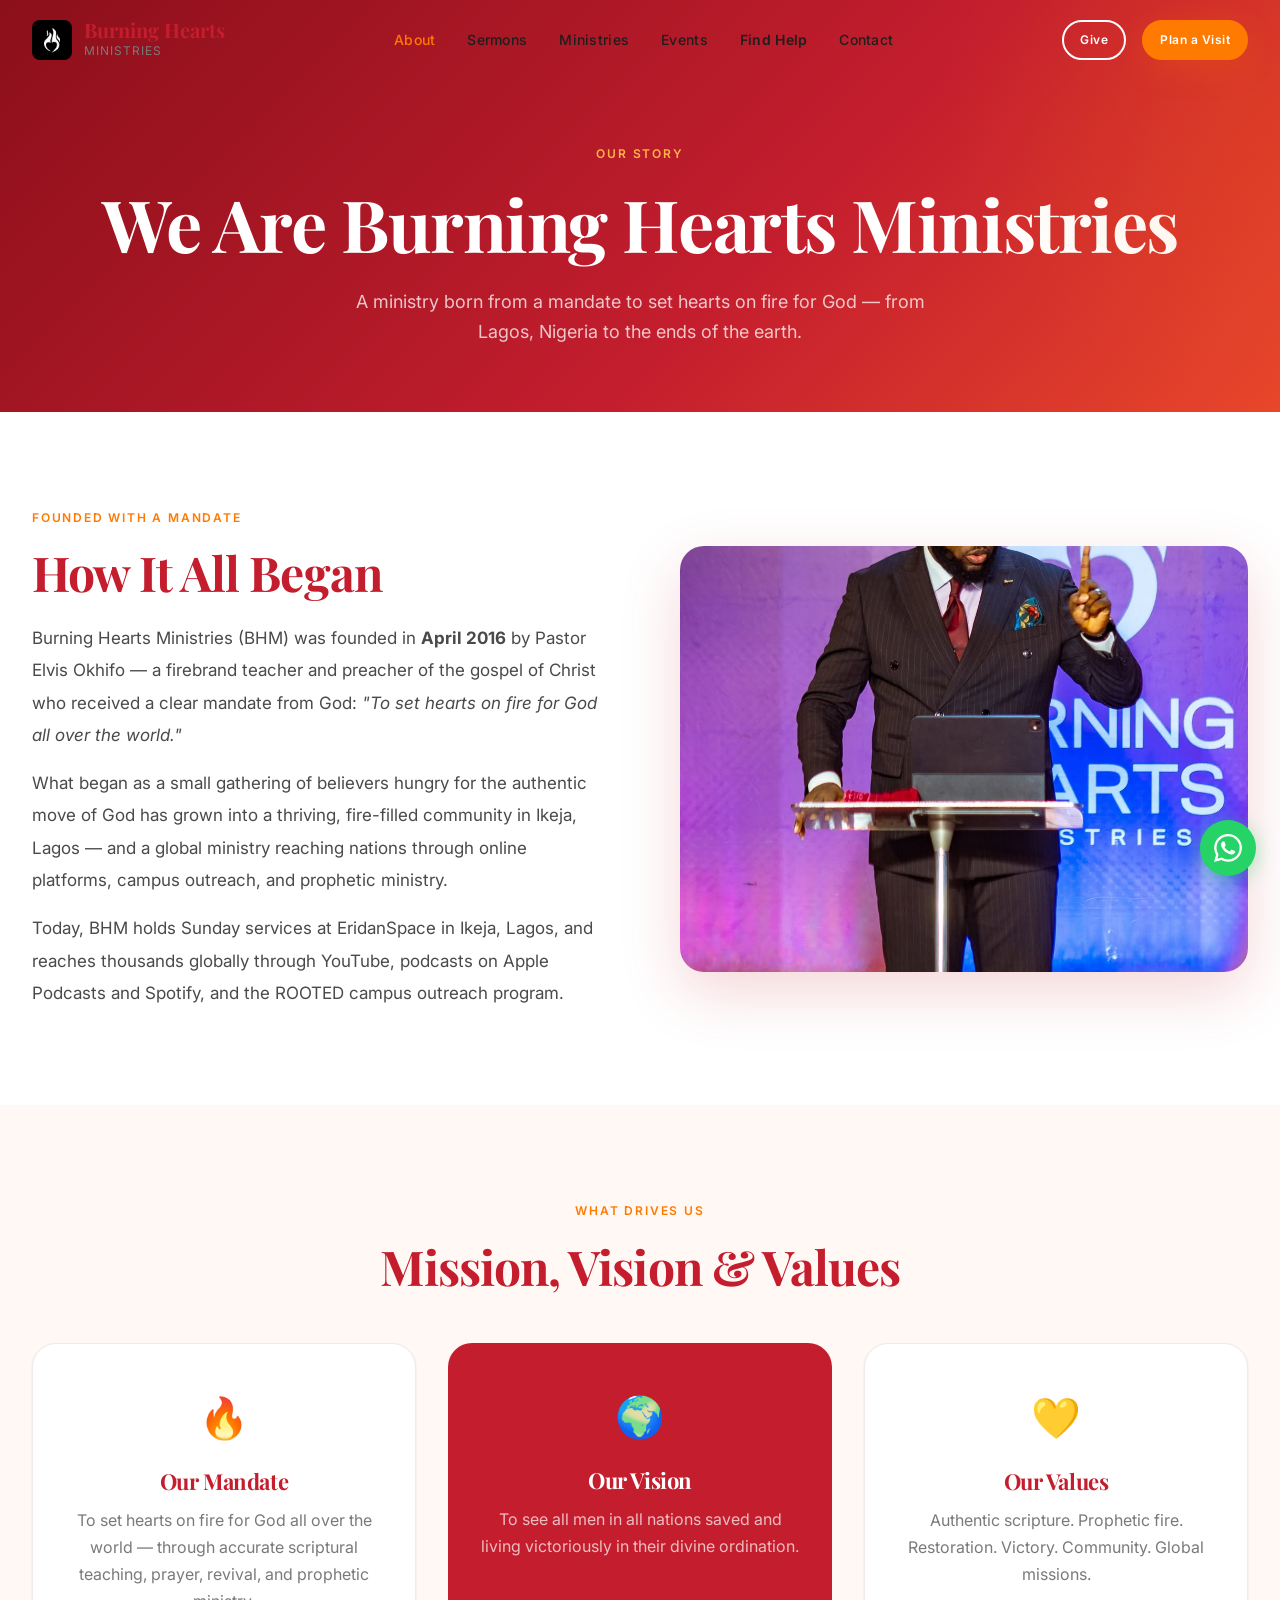
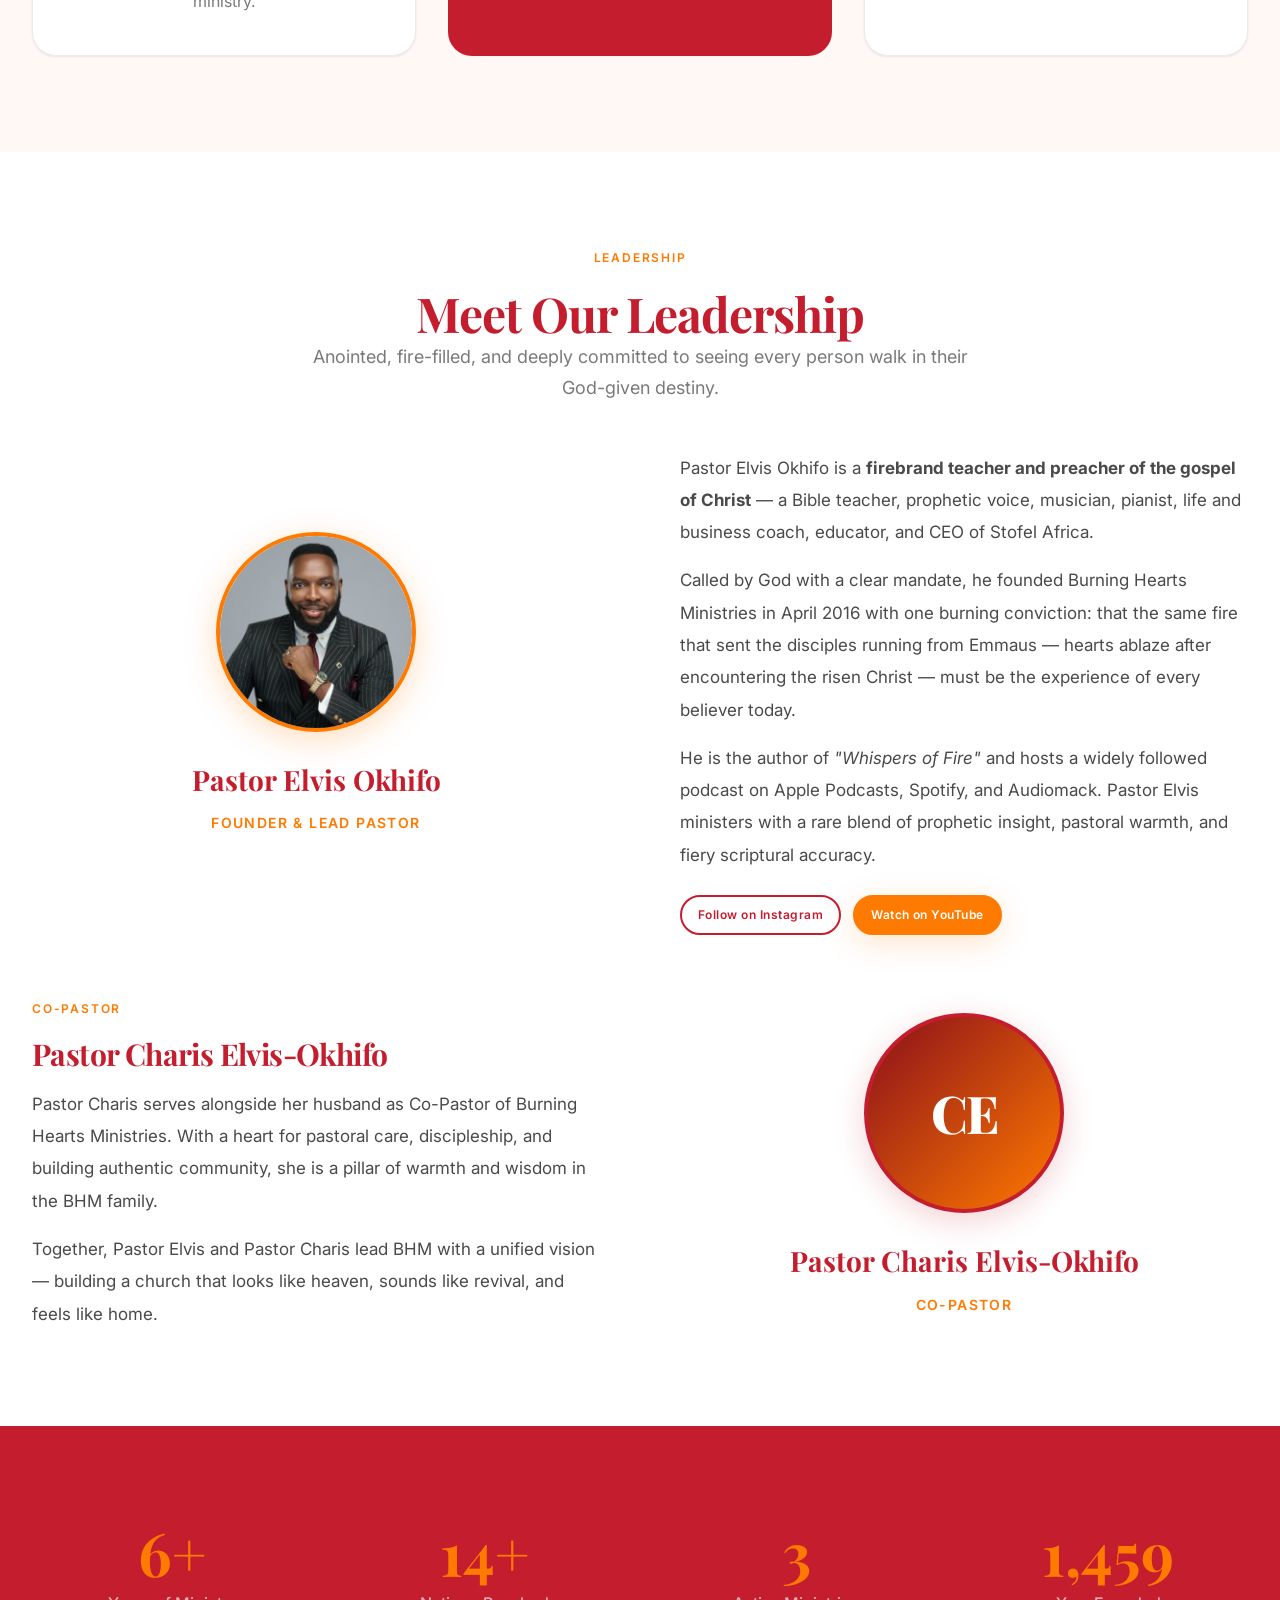
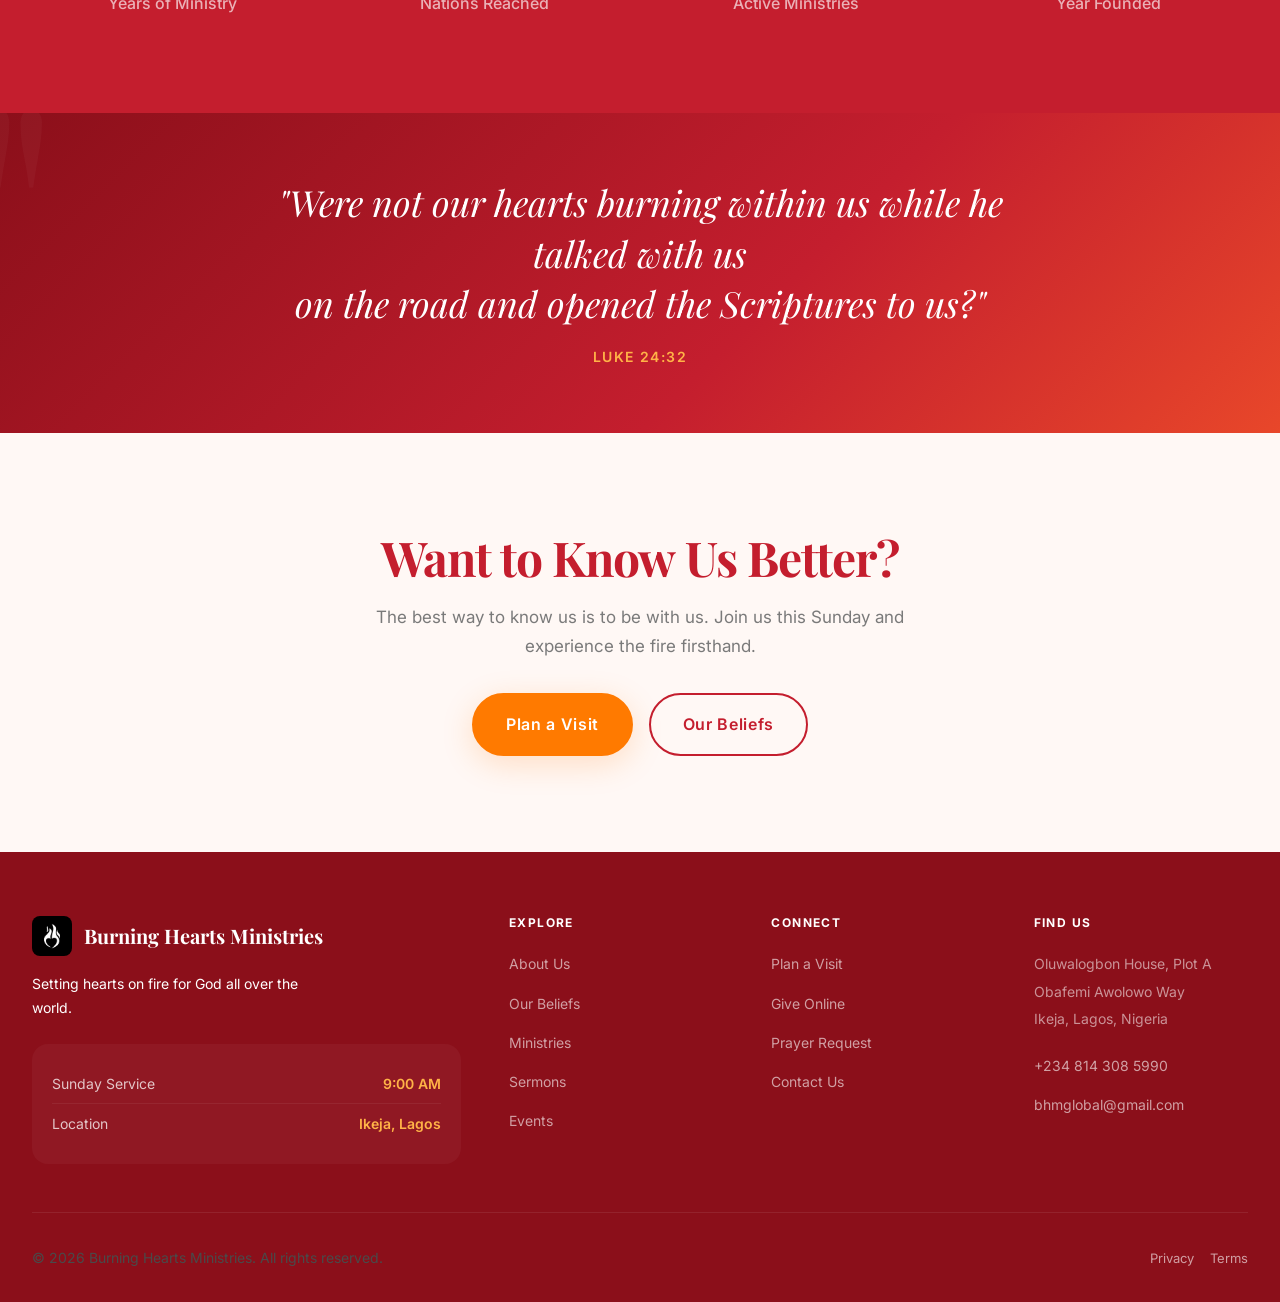
<file: about.html>
<!DOCTYPE html>
<html lang="en">
<head>
  <meta charset="UTF-8" />
  <meta name="viewport" content="width=device-width, initial-scale=1.0" />
  <meta name="description" content="Learn about Burning Hearts Ministries — our story, our pastor, our mission, and the people who make us who we are." />
  <title>About Us — Burning Hearts Ministries</title>
    <link rel="icon" href="images/bhm-logo.png" type="image/png" />
  <link rel="apple-touch-icon" href="images/bhm-logo.png" />
  <link rel="preconnect" href="https://fonts.googleapis.com" />
    <link rel="icon" href="images/bhm-logo.png" type="image/png" />
  <link rel="apple-touch-icon" href="images/bhm-logo.png" />
  <link rel="preconnect" href="https://fonts.gstatic.com" crossorigin />
  <link href="https://fonts.googleapis.com/css2?family=Playfair+Display:ital,wght@0,700;0,800;1,700&family=Inter:wght@400;500;600&display=swap" rel="stylesheet" />
  <link rel="stylesheet" href="css/style.css" />
</head>
<body>

  <nav class="nav nav--scrolled" id="main-nav">
    <div class="nav__inner">
      <a href="index.html" class="nav__logo">
        <div class="nav__logo-mark"><img src="images/bhm-logo.png" alt="BHM" /></div>
        <div><div class="nav__logo-text">Burning Hearts</div><div class="nav__logo-sub">Ministries</div></div>
      </a>
      <ul class="nav__links">
        <li><a href="about.html" class="nav__link nav__link--active">About</a></li>
        <li><a href="sermons.html" class="nav__link">Sermons</a></li>
        <li><a href="ministries.html" class="nav__link">Ministries</a></li>
        <li><a href="events.html" class="nav__link">Events</a></li>
        <li><a href="find-help.html" class="nav__link nav__link--find-help">Find Help</a></li>
        <li><a href="contact.html" class="nav__link">Contact</a></li>
      </ul>
      <div class="nav__actions">
        <a href="give.html" class="btn btn--secondary btn--sm">Give</a>
        <a href="plan-visit.html" class="btn btn--primary btn--sm">Plan a Visit</a>
        <button class="nav__menu-btn" id="menu-btn"><span></span><span></span><span></span></button>
      </div>
    </div>
  </nav>
  <div class="mobile-nav" id="mobile-nav">
    <button class="mobile-nav__close" id="mobile-nav-close">✕</button>
    <ul class="mobile-nav__links">
      <li><a href="index.html" class="mobile-nav__link">Home</a></li>
      <li><a href="about.html" class="mobile-nav__link">About</a></li>
      <li><a href="sermons.html" class="mobile-nav__link">Sermons</a></li>
      <li><a href="ministries.html" class="mobile-nav__link">Ministries</a></li>
      <li><a href="events.html" class="mobile-nav__link">Events</a></li>
      <li><a href="find-help.html" class="mobile-nav__link mobile-nav__link--find-help">Find Help</a></li>
      <li><a href="plan-visit.html" class="mobile-nav__link">Plan a Visit</a></li>
      <li><a href="give.html" class="mobile-nav__link">Give</a></li>
      <li><a href="contact.html" class="mobile-nav__link">Contact</a></li>
    </ul>
  </div>

  <main>

    <!-- Page Hero -->
    <div class="page-hero">
      <span class="page-hero__label">Our Story</span>
      <h1 class="page-hero__title">We Are Burning Hearts Ministries</h1>
      <p class="page-hero__subtitle">
        A ministry born from a mandate to set hearts on fire for God — from Lagos, Nigeria to the ends of the earth.
      </p>
    </div>

    <!-- Our Story -->
    <section class="section">
      <div class="container">
        <div style="display:grid; grid-template-columns:1fr 1fr; gap:80px; align-items:center;">
          <div class="reveal">
            <span class="section-header__label">Founded with a Mandate</span>
            <h2 style="margin-bottom:20px;">How It All Began</h2>
            <p style="font-size:17px; line-height:1.9; color:var(--color-text-soft); margin-bottom:16px;">
              Burning Hearts Ministries (BHM) was founded in <strong>April 2016</strong> by Pastor Elvis Okhifo — a firebrand teacher and preacher of the gospel of Christ who received a clear mandate from God: <em>"To set hearts on fire for God all over the world."</em>
            </p>
            <p style="font-size:17px; line-height:1.9; color:var(--color-text-soft); margin-bottom:16px;">
              What began as a small gathering of believers hungry for the authentic move of God has grown into a thriving, fire-filled community in Ikeja, Lagos — and a global ministry reaching nations through online platforms, campus outreach, and prophetic ministry.
            </p>
            <p style="font-size:17px; line-height:1.9; color:var(--color-text-soft);">
              Today, BHM holds Sunday services at EridanSpace in Ikeja, Lagos, and reaches thousands globally through YouTube, podcasts on Apple Podcasts and Spotify, and the ROOTED campus outreach program.
            </p>
          </div>
          <div class="reveal" style="border-radius:24px; aspect-ratio:4/3; overflow:hidden; position:relative; box-shadow:0 20px 60px rgba(196,30,46,0.18);">
            <img src="images/pastor-pulpit.jpg" alt="Pastor Elvis Okhifo ministering" style="width:100%;height:100%;object-fit:cover;" />
          </div>
        </div>
      </div>
    </section>

    <!-- Mission / Vision / Values -->
    <section class="section section--warm">
      <div class="container">
        <div class="section-header section-header--center reveal">
          <span class="section-header__label">What Drives Us</span>
          <h2>Mission, Vision &amp; Values</h2>
        </div>
        <div class="grid grid-3 reveal" style="gap:32px;">
          <div style="text-align:center; padding:40px 32px; background:white; border-radius:var(--radius-xl); border:1px solid var(--color-border-light); box-shadow:var(--shadow-sm);">
            <div style="font-size:40px; margin-bottom:16px;">🔥</div>
            <h3 style="font-size:22px; margin-bottom:12px;">Our Mandate</h3>
            <p style="color:var(--color-muted); line-height:1.7;">To set hearts on fire for God all over the world — through accurate scriptural teaching, prayer, revival, and prophetic ministry.</p>
          </div>
          <div style="text-align:center; padding:40px 32px; background:var(--color-primary); border-radius:var(--radius-xl);">
            <div style="font-size:40px; margin-bottom:16px;">🌍</div>
            <h3 style="font-size:22px; margin-bottom:12px; color:white;">Our Vision</h3>
            <p style="color:rgba(255,255,255,0.70); line-height:1.7;">To see all men in all nations saved and living victoriously in their divine ordination.</p>
          </div>
          <div style="text-align:center; padding:40px 32px; background:white; border-radius:var(--radius-xl); border:1px solid var(--color-border-light); box-shadow:var(--shadow-sm);">
            <div style="font-size:40px; margin-bottom:16px;">💛</div>
            <h3 style="font-size:22px; margin-bottom:12px;">Our Values</h3>
            <p style="color:var(--color-muted); line-height:1.7;">Authentic scripture. Prophetic fire. Restoration. Victory. Community. Global missions.</p>
          </div>
        </div>
      </div>
    </section>

    <!-- Meet the Pastor -->
    <section class="section">
      <div class="container">
        <div class="section-header section-header--center reveal">
          <span class="section-header__label">Leadership</span>
          <h2>Meet Our Leadership</h2>
          <p class="section-header__desc">Anointed, fire-filled, and deeply committed to seeing every person walk in their God-given destiny.</p>
        </div>
        <div style="display:grid; grid-template-columns:1fr 1fr; gap:80px; align-items:center; margin-bottom:64px;" class="reveal">
          <div style="text-align:center;">
            <div style="width:200px; height:200px; border-radius:50%; overflow:hidden; margin:0 auto 24px; border:4px solid var(--color-accent); box-shadow:0 8px 32px rgba(255,122,0,0.25);">
              <img src="images/pastor-profile.jpg" alt="Pastor Elvis Okhifo" style="width:100%;height:100%;object-fit:cover;" />
            </div>
            <div style="font-family:'Playfair Display',serif; font-size:28px; font-weight:700; color:var(--color-primary); margin-bottom:8px;">Pastor Elvis Okhifo</div>
            <div style="font-size:14px; color:var(--color-accent); font-weight:600; text-transform:uppercase; letter-spacing:0.1em; margin-bottom:20px;">Founder &amp; Lead Pastor</div>
          </div>
          <div>
            <p style="font-size:17px; line-height:1.9; color:var(--color-text-soft); margin-bottom:16px;">
              Pastor Elvis Okhifo is a <strong>firebrand teacher and preacher of the gospel of Christ</strong> — a Bible teacher, prophetic voice, musician, pianist, life and business coach, educator, and CEO of Stofel Africa.
            </p>
            <p style="font-size:17px; line-height:1.9; color:var(--color-text-soft); margin-bottom:16px;">
              Called by God with a clear mandate, he founded Burning Hearts Ministries in April 2016 with one burning conviction: that the same fire that sent the disciples running from Emmaus — hearts ablaze after encountering the risen Christ — must be the experience of every believer today.
            </p>
            <p style="font-size:17px; line-height:1.9; color:var(--color-text-soft); margin-bottom:24px;">
              He is the author of <em>"Whispers of Fire"</em> and hosts a widely followed podcast on Apple Podcasts, Spotify, and Audiomack. Pastor Elvis ministers with a rare blend of prophetic insight, pastoral warmth, and fiery scriptural accuracy.
            </p>
            <div style="display:flex; gap:12px; flex-wrap:wrap;">
              <a href="https://www.instagram.com/bhm_global/" target="_blank" rel="noopener" class="btn btn--secondary btn--sm">Follow on Instagram</a>
              <a href="https://www.youtube.com/@bhm_global" target="_blank" rel="noopener" class="btn btn--primary btn--sm">Watch on YouTube</a>
            </div>
          </div>
        </div>

        <!-- Co-Pastor -->
        <div style="display:grid; grid-template-columns:1fr 1fr; gap:80px; align-items:center;" class="reveal">
          <div>
            <span class="section-header__label">Co-Pastor</span>
            <h3 style="margin-bottom:16px;">Pastor Charis Elvis-Okhifo</h3>
            <p style="font-size:17px; line-height:1.9; color:var(--color-text-soft); margin-bottom:16px;">
              Pastor Charis serves alongside her husband as Co-Pastor of Burning Hearts Ministries. With a heart for pastoral care, discipleship, and building authentic community, she is a pillar of warmth and wisdom in the BHM family.
            </p>
            <p style="font-size:17px; line-height:1.9; color:var(--color-text-soft);">
              Together, Pastor Elvis and Pastor Charis lead BHM with a unified vision — building a church that looks like heaven, sounds like revival, and feels like home.
            </p>
          </div>
          <div style="text-align:center;">
            <div style="width:200px; height:200px; border-radius:50%; background:linear-gradient(135deg, var(--color-primary-dark) 0%, var(--color-accent) 100%); display:flex; align-items:center; justify-content:center; margin:0 auto 24px; border:4px solid var(--color-primary); box-shadow:0 8px 32px rgba(196,30,46,0.20);">
              <span style="font-family:'Playfair Display',serif; font-size:52px; font-weight:800; color:white; letter-spacing:-2px;">CE</span>
            </div>
            <div style="font-family:'Playfair Display',serif; font-size:28px; font-weight:700; color:var(--color-primary); margin-bottom:8px;">Pastor Charis Elvis-Okhifo</div>
            <div style="font-size:14px; color:var(--color-accent); font-weight:600; text-transform:uppercase; letter-spacing:0.1em;">Co-Pastor</div>
          </div>
        </div>
      </div>
    </section>

    <!-- Stats -->
    <section class="section" style="background:var(--color-primary); padding:64px 0;">
      <div class="container">
        <div class="grid grid-4 reveal">
          <div class="stat-card"><div class="stat-card__number" data-count="9" data-suffix="+">9+</div><div class="stat-card__label" style="color:rgba(255,255,255,0.65);">Years of Ministry</div></div>
          <div class="stat-card"><div class="stat-card__number" data-count="20" data-suffix="+">20+</div><div class="stat-card__label" style="color:rgba(255,255,255,0.65);">Nations Reached</div></div>
          <div class="stat-card"><div class="stat-card__number" data-count="5" data-suffix="">5</div><div class="stat-card__label" style="color:rgba(255,255,255,0.65);">Active Ministries</div></div>
          <div class="stat-card"><div class="stat-card__number" data-count="2016" data-suffix="">2016</div><div class="stat-card__label" style="color:rgba(255,255,255,0.65);">Year Founded</div></div>
        </div>
      </div>
    </section>

    <!-- Scripture Banner -->
    <div class="scripture-banner">
      <p class="scripture-banner__text">
        "Were not our hearts burning within us while he talked with us<br>on the road and opened the Scriptures to us?"
      </p>
      <p class="scripture-banner__ref">Luke 24:32</p>
    </div>

    <!-- CTA -->
    <section class="section section--warm" style="text-align:center;">
      <div class="container reveal">
        <div style="max-width:560px; margin:0 auto;">
          <h2 style="margin-bottom:16px;">Want to Know Us Better?</h2>
          <p style="font-size:17px; color:var(--color-muted); line-height:1.7; margin-bottom:32px;">The best way to know us is to be with us. Join us this Sunday and experience the fire firsthand.</p>
          <div style="display:flex; gap:16px; justify-content:center; flex-wrap:wrap;">
            <a href="plan-visit.html" class="btn btn--primary btn--lg">Plan a Visit</a>
            <a href="beliefs.html" class="btn btn--secondary btn--lg">Our Beliefs</a>
          </div>
        </div>
      </div>
    </section>

  </main>

  <footer class="footer">
    <div class="container">
      <div class="footer__grid">
        <div class="footer__brand">
          <a href="index.html" class="footer__logo"><div class="footer__logo-mark"><img src="images/bhm-logo.png" alt="BHM" /></div><span class="footer__logo-name">Burning Hearts Ministries</span></a>
          <p class="footer__tagline">Setting hearts on fire for God all over the world.</p>
          <div class="footer__service-times">
            <div class="footer__service-time"><span>Sunday Service</span><span>9:00 AM</span></div>
            <div class="footer__service-time"><span>Location</span><span>Ikeja, Lagos</span></div>
          </div>
        </div>
        <div><h4 class="footer__col-title">Explore</h4><ul class="footer__links"><li><a href="about.html" class="footer__link">About Us</a></li><li><a href="beliefs.html" class="footer__link">Our Beliefs</a></li><li><a href="ministries.html" class="footer__link">Ministries</a></li><li><a href="sermons.html" class="footer__link">Sermons</a></li><li><a href="events.html" class="footer__link">Events</a></li></ul></div>
        <div><h4 class="footer__col-title">Connect</h4><ul class="footer__links"><li><a href="plan-visit.html" class="footer__link">Plan a Visit</a></li><li><a href="give.html" class="footer__link">Give Online</a></li><li><a href="contact.html#prayer" class="footer__link">Prayer Request</a></li><li><a href="contact.html" class="footer__link">Contact Us</a></li></ul></div>
        <div><h4 class="footer__col-title">Find Us</h4><ul class="footer__links"><li><span class="footer__link" style="cursor:default;color:rgba(255,255,255,0.55);">Oluwalogbon House, Plot A<br>Obafemi Awolowo Way<br>Ikeja, Lagos, Nigeria</span></li><li style="margin-top:8px;"><a href="tel:+2348143085990" class="footer__link">+234 814 308 5990</a></li><li><a href="mailto:bhmglobal@gmail.com" class="footer__link">bhmglobal@gmail.com</a></li></ul></div>
      </div>
      <div class="footer__bottom"><p>© 2026 Burning Hearts Ministries. All rights reserved.</p><div style="display:flex;gap:16px;"><a href="#" class="footer__link" style="font-size:13px;">Privacy</a><a href="#" class="footer__link" style="font-size:13px;">Terms</a></div></div>
    </div>
  </footer>

  <a href="https://wa.me/2348143085990" class="whatsapp-float" target="_blank" rel="noopener" aria-label="Chat on WhatsApp"><svg viewBox="0 0 24 24"><path d="M17.472 14.382c-.297-.149-1.758-.867-2.03-.967-.273-.099-.471-.148-.67.15-.197.297-.767.966-.94 1.164-.173.199-.347.223-.644.075-.297-.15-1.255-.463-2.39-1.475-.883-.788-1.48-1.761-1.653-2.059-.173-.297-.018-.458.13-.606.134-.133.298-.347.446-.52.149-.174.198-.298.298-.497.099-.198.05-.371-.025-.52-.075-.149-.669-1.612-.916-2.207-.242-.579-.487-.5-.669-.51-.173-.008-.371-.01-.57-.01-.198 0-.52.074-.792.372-.272.297-1.04 1.016-1.04 2.479 0 1.462 1.065 2.875 1.213 3.074.149.198 2.096 3.2 5.077 4.487.709.306 1.262.489 1.694.625.712.227 1.36.195 1.871.118.571-.085 1.758-.719 2.006-1.413.248-.694.248-1.289.173-1.413-.074-.124-.272-.198-.57-.347m-5.421 7.403h-.004a9.87 9.87 0 01-5.031-1.378l-.361-.214-3.741.982.998-3.648-.235-.374a9.86 9.86 0 01-1.51-5.26c.001-5.45 4.436-9.884 9.888-9.884 2.64 0 5.122 1.03 6.988 2.898a9.825 9.825 0 012.893 6.994c-.003 5.45-4.437 9.884-9.885 9.884m8.413-18.297A11.815 11.815 0 0012.05 0C5.495 0 .16 5.335.157 11.892c0 2.096.547 4.142 1.588 5.945L.057 24l6.305-1.654a11.882 11.882 0 005.683 1.448h.005c6.554 0 11.89-5.335 11.893-11.893a11.821 11.821 0 00-3.48-8.413z" fill="white"/></svg></a>
  <script src="js/main.js"></script>
</body>
</html>
</file>
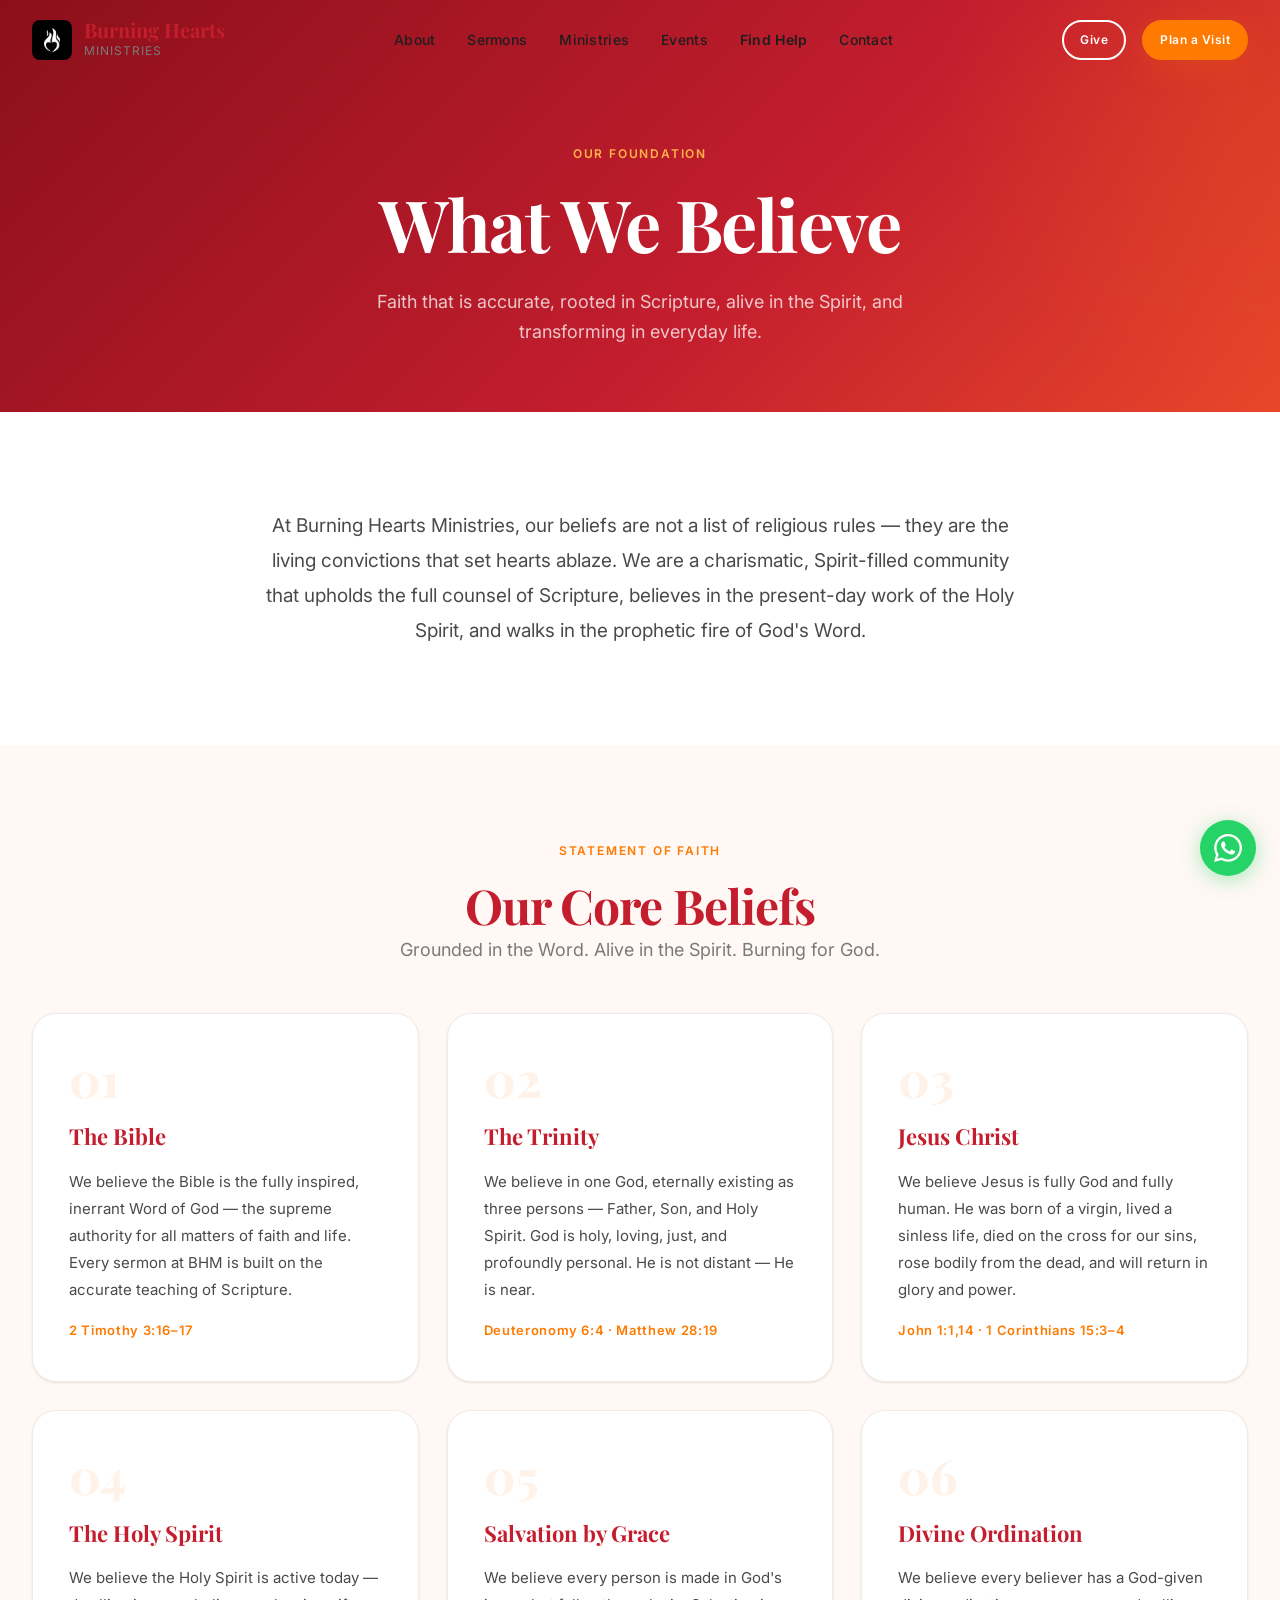
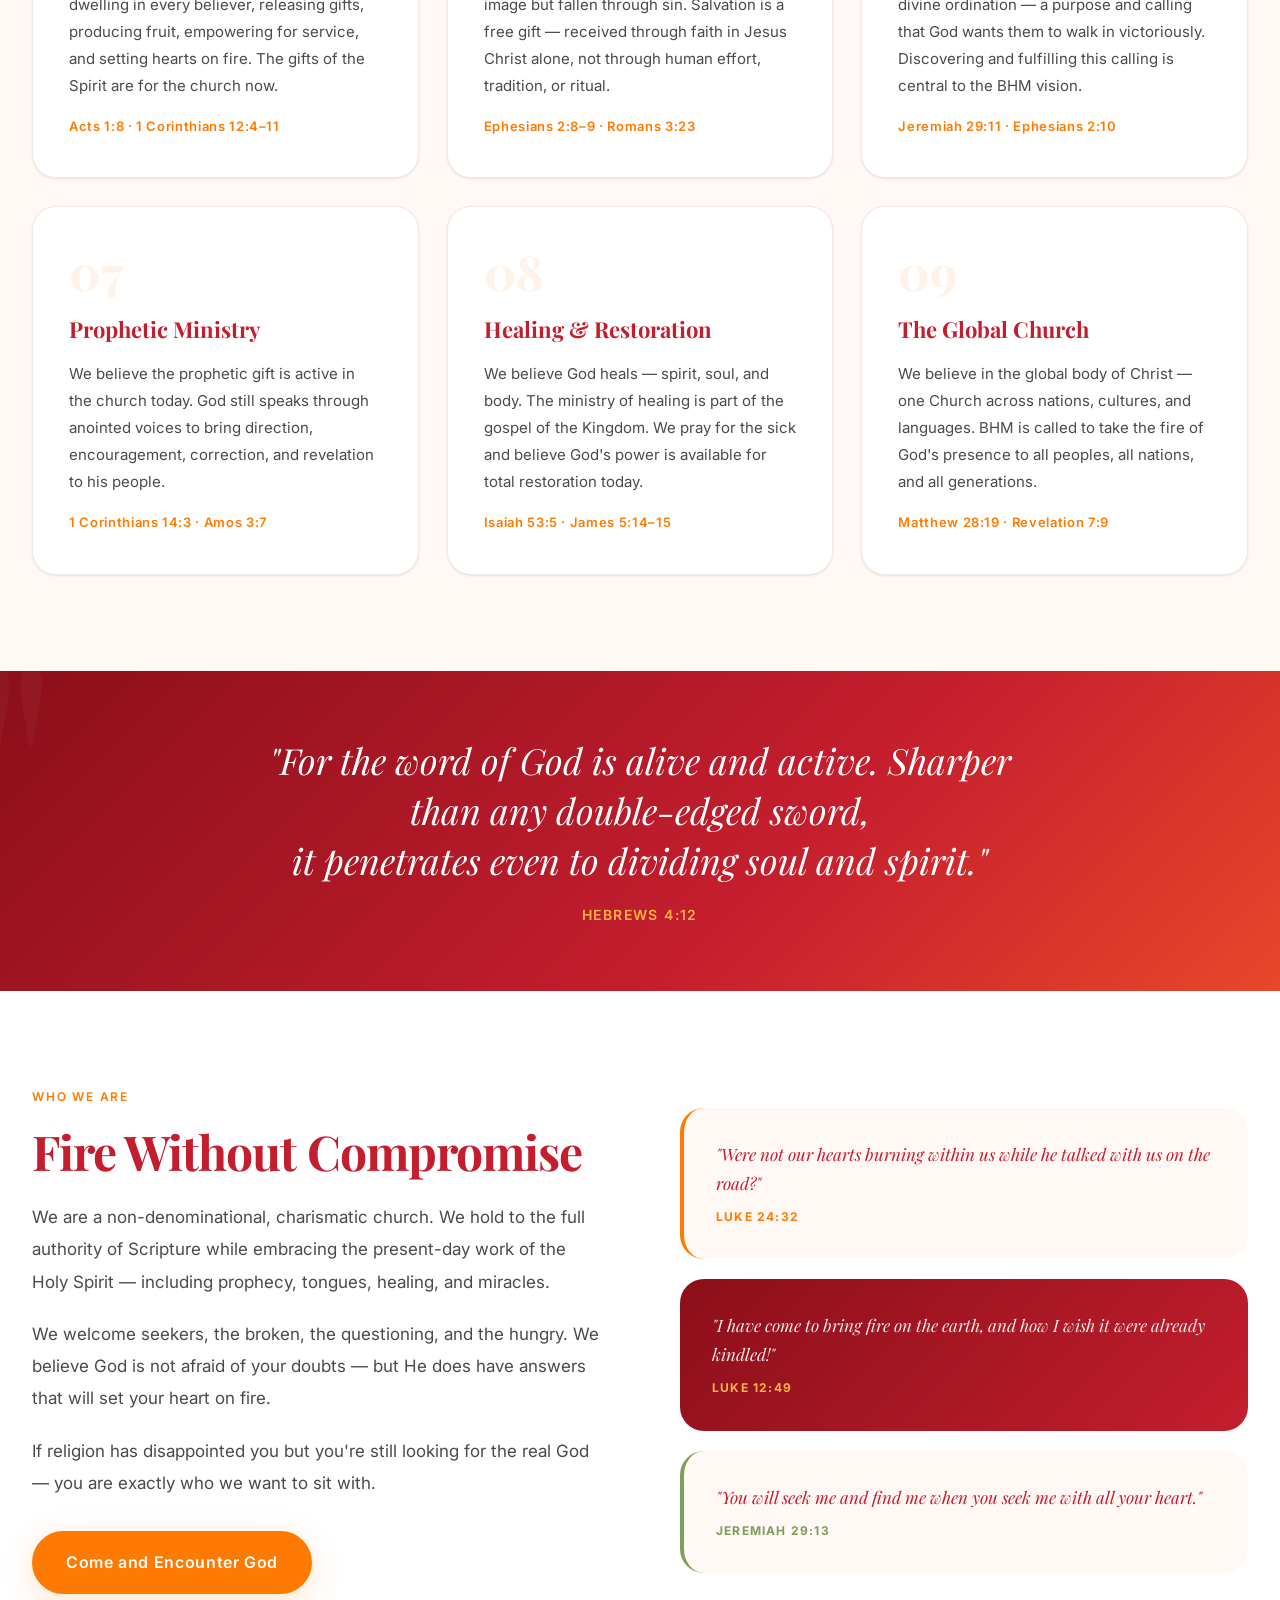
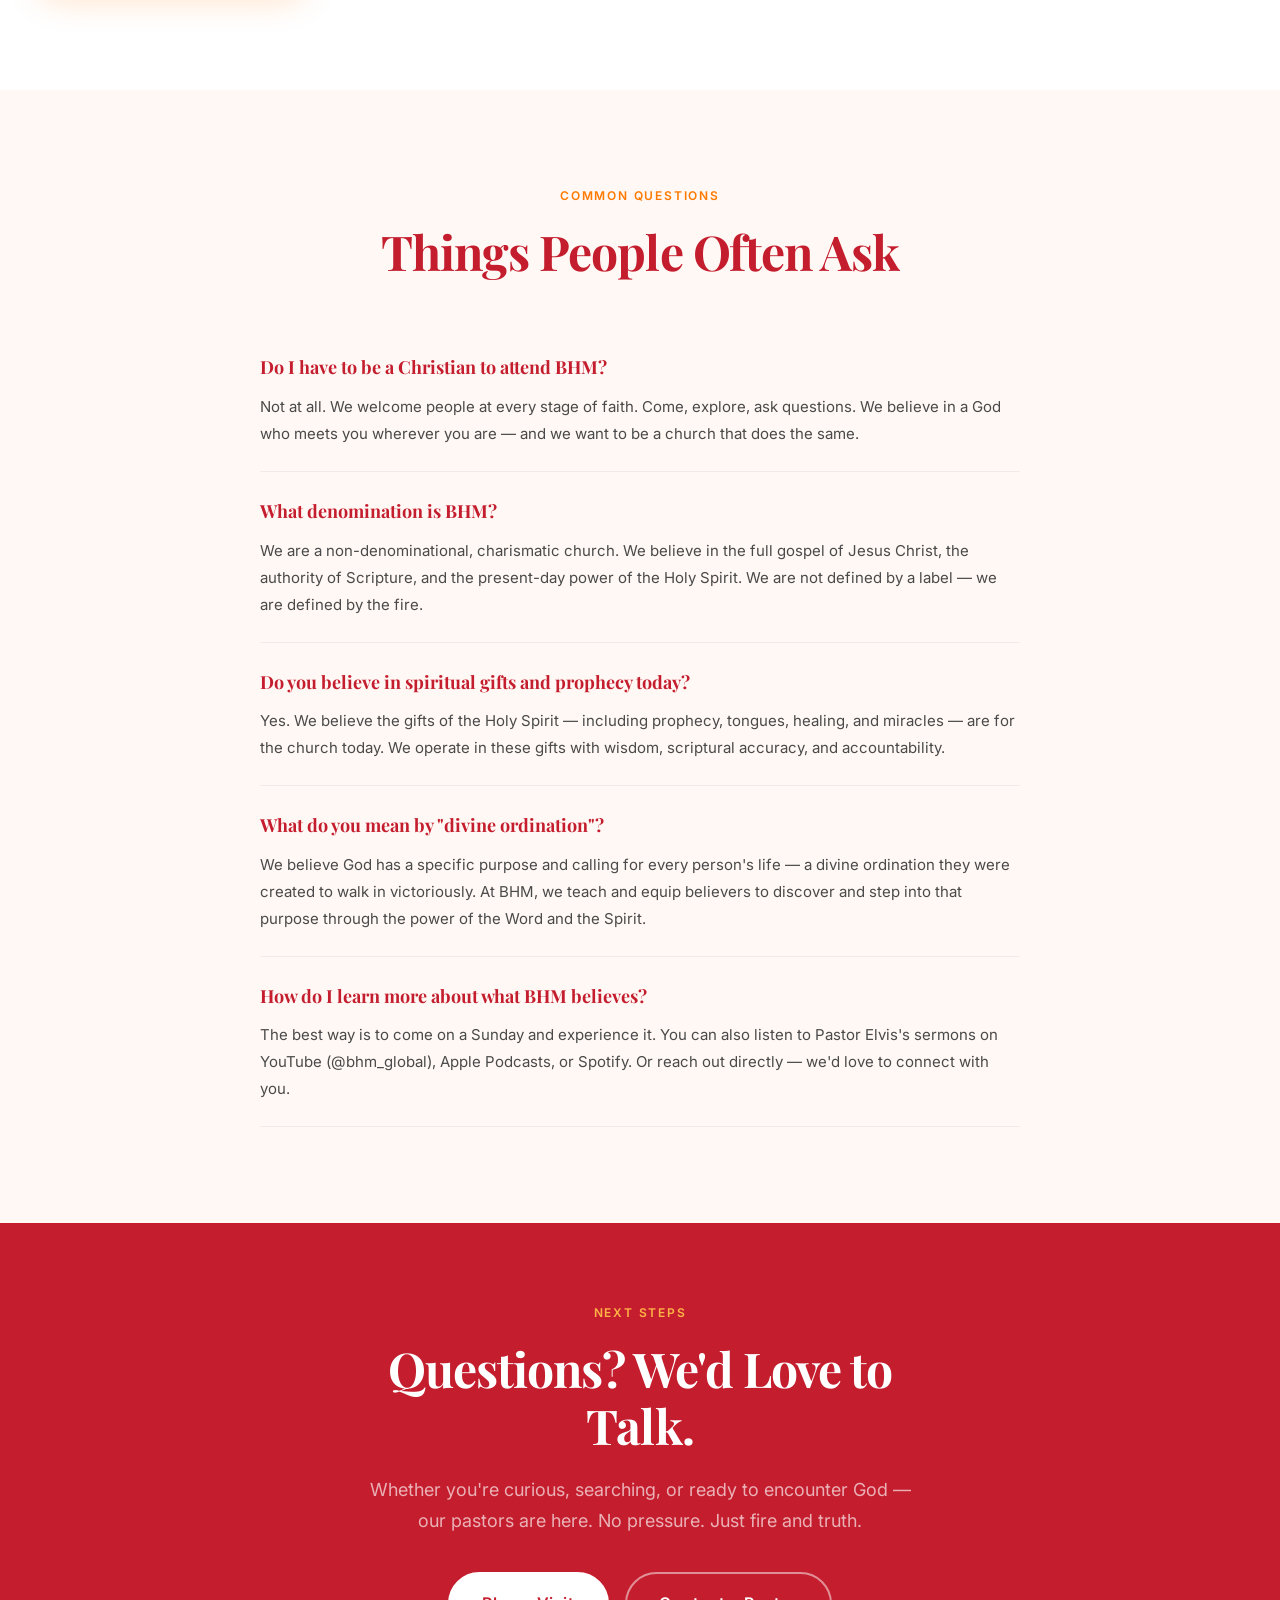
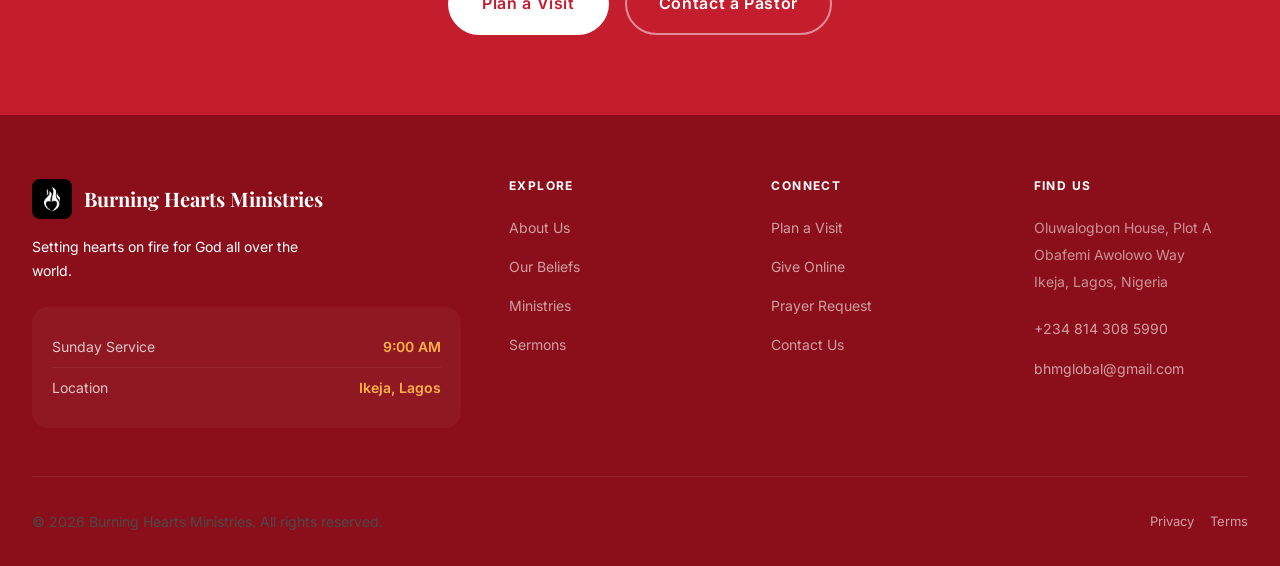
<file: beliefs.html>
<!DOCTYPE html>
<html lang="en">
<head>
  <meta charset="UTF-8" />
  <meta name="viewport" content="width=device-width, initial-scale=1.0" />
  <meta name="description" content="What we believe at Burning Hearts Ministries — our core doctrines, charismatic faith, and statement of belief." />
  <title>Our Beliefs — Burning Hearts Ministries</title>
    <link rel="icon" href="images/bhm-logo.png" type="image/png" />
  <link rel="apple-touch-icon" href="images/bhm-logo.png" />
  <link rel="preconnect" href="https://fonts.googleapis.com" />
    <link rel="icon" href="images/bhm-logo.png" type="image/png" />
  <link rel="apple-touch-icon" href="images/bhm-logo.png" />
  <link rel="preconnect" href="https://fonts.gstatic.com" crossorigin />
  <link href="https://fonts.googleapis.com/css2?family=Playfair+Display:ital,wght@0,700;0,800;1,700&family=Inter:wght@400;500;600&display=swap" rel="stylesheet" />
  <link rel="stylesheet" href="css/style.css" />
  <style>
    .belief-card { background:white; border-radius:var(--radius-xl); padding:40px 36px; border:1px solid var(--color-border-light); box-shadow:var(--shadow-sm); transition:box-shadow var(--transition-base),transform var(--transition-base); }
    .belief-card:hover { box-shadow:var(--shadow-md); transform:translateY(-3px); }
    .belief-card__num { font-family:var(--font-heading); font-size:48px; font-weight:800; color:var(--color-accent-subtle); line-height:1; margin-bottom:16px; display:block; }
    .belief-card__title { font-family:var(--font-heading); font-size:22px; font-weight:700; color:var(--color-primary); margin-bottom:12px; }
    .belief-card__text { font-size:15px; color:var(--color-text-soft); line-height:1.8; }
    .belief-card__verse { margin-top:16px; font-size:13px; font-weight:600; letter-spacing:.05em; color:var(--color-accent); }
    .faq-item { border-bottom:1px solid var(--color-border-light); padding:24px 0; }
    .faq-item__question { font-family:var(--font-heading); font-size:18px; font-weight:700; color:var(--color-primary); margin-bottom:10px; cursor:pointer; display:flex; justify-content:space-between; align-items:center; gap:16px; }
    .faq-item__answer { font-size:15px; color:var(--color-text-soft); line-height:1.8; }
  </style>
</head>
<body>

  <nav class="nav nav--scrolled" id="main-nav">
    <div class="nav__inner">
      <a href="index.html" class="nav__logo">
        <div class="nav__logo-mark"><img src="images/bhm-logo.png" alt="BHM" /></div>
        <div><div class="nav__logo-text">Burning Hearts</div><div class="nav__logo-sub">Ministries</div></div>
      </a>
      <ul class="nav__links">
        <li><a href="about.html" class="nav__link">About</a></li>
        <li><a href="sermons.html" class="nav__link">Sermons</a></li>
        <li><a href="ministries.html" class="nav__link">Ministries</a></li>
        <li><a href="events.html" class="nav__link">Events</a></li>
        <li><a href="find-help.html" class="nav__link nav__link--find-help">Find Help</a></li>
        <li><a href="contact.html" class="nav__link">Contact</a></li>
      </ul>
      <div class="nav__actions">
        <a href="give.html" class="btn btn--secondary btn--sm">Give</a>
        <a href="plan-visit.html" class="btn btn--primary btn--sm">Plan a Visit</a>
        <button class="nav__menu-btn" id="menu-btn"><span></span><span></span><span></span></button>
      </div>
    </div>
  </nav>
  <div class="mobile-nav" id="mobile-nav">
    <button class="mobile-nav__close" id="mobile-nav-close">✕</button>
    <ul class="mobile-nav__links">
      <li><a href="index.html" class="mobile-nav__link">Home</a></li>
      <li><a href="about.html" class="mobile-nav__link">About</a></li>
      <li><a href="sermons.html" class="mobile-nav__link">Sermons</a></li>
      <li><a href="ministries.html" class="mobile-nav__link">Ministries</a></li>
      <li><a href="events.html" class="mobile-nav__link">Events</a></li>
      <li><a href="find-help.html" class="mobile-nav__link mobile-nav__link--find-help">Find Help</a></li>
      <li><a href="plan-visit.html" class="mobile-nav__link">Plan a Visit</a></li>
      <li><a href="give.html" class="mobile-nav__link">Give</a></li>
      <li><a href="contact.html" class="mobile-nav__link">Contact</a></li>
    </ul>
  </div>

  <main>

    <div class="page-hero">
      <span class="page-hero__label">Our Foundation</span>
      <h1 class="page-hero__title">What We Believe</h1>
      <p class="page-hero__subtitle">
        Faith that is accurate, rooted in Scripture, alive in the Spirit, and transforming in everyday life.
      </p>
    </div>

    <section class="section">
      <div class="container">
        <div style="max-width:760px; margin:0 auto; text-align:center;" class="reveal">
          <p style="font-size:19px; line-height:1.85; color:var(--color-text-soft);">
            At Burning Hearts Ministries, our beliefs are not a list of religious rules — they are the living convictions
            that set hearts ablaze. We are a charismatic, Spirit-filled community that upholds the full counsel of Scripture,
            believes in the present-day work of the Holy Spirit, and walks in the prophetic fire of God's Word.
          </p>
        </div>
      </div>
    </section>

    <section class="section section--warm">
      <div class="container">
        <div class="section-header section-header--center reveal">
          <span class="section-header__label">Statement of Faith</span>
          <h2>Our Core Beliefs</h2>
          <p class="section-header__desc">Grounded in the Word. Alive in the Spirit. Burning for God.</p>
        </div>
        <div class="grid grid-3 reveal" style="gap:28px;">

          <div class="belief-card">
            <span class="belief-card__num">01</span>
            <div class="belief-card__title">The Bible</div>
            <p class="belief-card__text">We believe the Bible is the fully inspired, inerrant Word of God — the supreme authority for all matters of faith and life. Every sermon at BHM is built on the accurate teaching of Scripture.</p>
            <div class="belief-card__verse">2 Timothy 3:16–17</div>
          </div>

          <div class="belief-card">
            <span class="belief-card__num">02</span>
            <div class="belief-card__title">The Trinity</div>
            <p class="belief-card__text">We believe in one God, eternally existing as three persons — Father, Son, and Holy Spirit. God is holy, loving, just, and profoundly personal. He is not distant — He is near.</p>
            <div class="belief-card__verse">Deuteronomy 6:4 · Matthew 28:19</div>
          </div>

          <div class="belief-card">
            <span class="belief-card__num">03</span>
            <div class="belief-card__title">Jesus Christ</div>
            <p class="belief-card__text">We believe Jesus is fully God and fully human. He was born of a virgin, lived a sinless life, died on the cross for our sins, rose bodily from the dead, and will return in glory and power.</p>
            <div class="belief-card__verse">John 1:1,14 · 1 Corinthians 15:3–4</div>
          </div>

          <div class="belief-card">
            <span class="belief-card__num">04</span>
            <div class="belief-card__title">The Holy Spirit</div>
            <p class="belief-card__text">We believe the Holy Spirit is active today — dwelling in every believer, releasing gifts, producing fruit, empowering for service, and setting hearts on fire. The gifts of the Spirit are for the church now.</p>
            <div class="belief-card__verse">Acts 1:8 · 1 Corinthians 12:4–11</div>
          </div>

          <div class="belief-card">
            <span class="belief-card__num">05</span>
            <div class="belief-card__title">Salvation by Grace</div>
            <p class="belief-card__text">We believe every person is made in God's image but fallen through sin. Salvation is a free gift — received through faith in Jesus Christ alone, not through human effort, tradition, or ritual.</p>
            <div class="belief-card__verse">Ephesians 2:8–9 · Romans 3:23</div>
          </div>

          <div class="belief-card">
            <span class="belief-card__num">06</span>
            <div class="belief-card__title">Divine Ordination</div>
            <p class="belief-card__text">We believe every believer has a God-given divine ordination — a purpose and calling that God wants them to walk in victoriously. Discovering and fulfilling this calling is central to the BHM vision.</p>
            <div class="belief-card__verse">Jeremiah 29:11 · Ephesians 2:10</div>
          </div>

          <div class="belief-card">
            <span class="belief-card__num">07</span>
            <div class="belief-card__title">Prophetic Ministry</div>
            <p class="belief-card__text">We believe the prophetic gift is active in the church today. God still speaks through anointed voices to bring direction, encouragement, correction, and revelation to his people.</p>
            <div class="belief-card__verse">1 Corinthians 14:3 · Amos 3:7</div>
          </div>

          <div class="belief-card">
            <span class="belief-card__num">08</span>
            <div class="belief-card__title">Healing &amp; Restoration</div>
            <p class="belief-card__text">We believe God heals — spirit, soul, and body. The ministry of healing is part of the gospel of the Kingdom. We pray for the sick and believe God's power is available for total restoration today.</p>
            <div class="belief-card__verse">Isaiah 53:5 · James 5:14–15</div>
          </div>

          <div class="belief-card">
            <span class="belief-card__num">09</span>
            <div class="belief-card__title">The Global Church</div>
            <p class="belief-card__text">We believe in the global body of Christ — one Church across nations, cultures, and languages. BHM is called to take the fire of God's presence to all peoples, all nations, and all generations.</p>
            <div class="belief-card__verse">Matthew 28:19 · Revelation 7:9</div>
          </div>

        </div>
      </div>
    </section>

    <div class="scripture-banner">
      <p class="scripture-banner__text">
        "For the word of God is alive and active. Sharper than any double-edged sword,<br>it penetrates even to dividing soul and spirit."
      </p>
      <p class="scripture-banner__ref">Hebrews 4:12</p>
    </div>

    <section class="section">
      <div class="container">
        <div style="display:grid; grid-template-columns:1fr 1fr; gap:80px; align-items:center;">
          <div class="reveal">
            <span class="section-header__label">Who We Are</span>
            <h2 style="margin-bottom:20px;">Fire Without Compromise</h2>
            <p style="font-size:17px; line-height:1.9; color:var(--color-text-soft); margin-bottom:20px;">
              We are a non-denominational, charismatic church. We hold to the full authority of Scripture
              while embracing the present-day work of the Holy Spirit — including prophecy, tongues, healing, and miracles.
            </p>
            <p style="font-size:17px; line-height:1.9; color:var(--color-text-soft); margin-bottom:20px;">
              We welcome seekers, the broken, the questioning, and the hungry. We believe God is not afraid of
              your doubts — but He does have answers that will set your heart on fire.
            </p>
            <p style="font-size:17px; line-height:1.9; color:var(--color-text-soft); margin-bottom:32px;">
              If religion has disappointed you but you're still looking for the real God — you are exactly who we want to sit with.
            </p>
            <a href="plan-visit.html" class="btn btn--primary btn--lg">Come and Encounter God</a>
          </div>
          <div class="reveal" style="display:flex; flex-direction:column; gap:20px;">
            <div style="background:var(--color-warm); border-radius:var(--radius-xl); padding:32px; border-left:4px solid var(--color-accent);">
              <p style="font-family:'Playfair Display',serif; font-style:italic; font-size:17px; color:var(--color-primary); line-height:1.7; margin-bottom:8px;">
                "Were not our hearts burning within us while he talked with us on the road?"
              </p>
              <p style="font-size:12px; font-weight:700; letter-spacing:0.1em; text-transform:uppercase; color:var(--color-accent);">Luke 24:32</p>
            </div>
            <div style="background:linear-gradient(135deg, #8B0F1A, #C41E2E); border-radius:var(--radius-xl); padding:32px;">
              <p style="font-family:'Playfair Display',serif; font-style:italic; font-size:17px; color:rgba(255,255,255,0.9); line-height:1.7; margin-bottom:8px;">
                "I have come to bring fire on the earth, and how I wish it were already kindled!"
              </p>
              <p style="font-size:12px; font-weight:700; letter-spacing:0.1em; text-transform:uppercase; color:var(--color-accent-light);">Luke 12:49</p>
            </div>
            <div style="background:var(--color-warm); border-radius:var(--radius-xl); padding:32px; border-left:4px solid var(--color-hope);">
              <p style="font-family:'Playfair Display',serif; font-style:italic; font-size:17px; color:var(--color-primary); line-height:1.7; margin-bottom:8px;">
                "You will seek me and find me when you seek me with all your heart."
              </p>
              <p style="font-size:12px; font-weight:700; letter-spacing:0.1em; text-transform:uppercase; color:var(--color-hope);">Jeremiah 29:13</p>
            </div>
          </div>
        </div>
      </div>
    </section>

    <section class="section section--warm">
      <div class="container">
        <div class="section-header section-header--center reveal">
          <span class="section-header__label">Common Questions</span>
          <h2>Things People Often Ask</h2>
        </div>
        <div style="max-width:760px; margin:0 auto;" class="reveal">
          <div class="faq-item">
            <div class="faq-item__question">Do I have to be a Christian to attend BHM?</div>
            <p class="faq-item__answer">Not at all. We welcome people at every stage of faith. Come, explore, ask questions. We believe in a God who meets you wherever you are — and we want to be a church that does the same.</p>
          </div>
          <div class="faq-item">
            <div class="faq-item__question">What denomination is BHM?</div>
            <p class="faq-item__answer">We are a non-denominational, charismatic church. We believe in the full gospel of Jesus Christ, the authority of Scripture, and the present-day power of the Holy Spirit. We are not defined by a label — we are defined by the fire.</p>
          </div>
          <div class="faq-item">
            <div class="faq-item__question">Do you believe in spiritual gifts and prophecy today?</div>
            <p class="faq-item__answer">Yes. We believe the gifts of the Holy Spirit — including prophecy, tongues, healing, and miracles — are for the church today. We operate in these gifts with wisdom, scriptural accuracy, and accountability.</p>
          </div>
          <div class="faq-item">
            <div class="faq-item__question">What do you mean by "divine ordination"?</div>
            <p class="faq-item__answer">We believe God has a specific purpose and calling for every person's life — a divine ordination they were created to walk in victoriously. At BHM, we teach and equip believers to discover and step into that purpose through the power of the Word and the Spirit.</p>
          </div>
          <div class="faq-item">
            <div class="faq-item__question">How do I learn more about what BHM believes?</div>
            <p class="faq-item__answer">The best way is to come on a Sunday and experience it. You can also listen to Pastor Elvis's sermons on YouTube (@bhm_global), Apple Podcasts, or Spotify. Or reach out directly — we'd love to connect with you.</p>
          </div>
        </div>
      </div>
    </section>

    <section class="section" style="background:var(--color-primary); padding:80px 0; text-align:center;">
      <div class="container reveal">
        <div style="max-width:560px; margin:0 auto;">
          <span class="section-header__label" style="color:var(--color-accent-light);">Next Steps</span>
          <h2 style="color:white; margin-bottom:20px;">Questions? We'd Love to Talk.</h2>
          <p style="color:rgba(255,255,255,0.65); font-size:18px; line-height:1.7; margin-bottom:36px;">Whether you're curious, searching, or ready to encounter God — our pastors are here. No pressure. Just fire and truth.</p>
          <div style="display:flex; gap:16px; justify-content:center; flex-wrap:wrap;">
            <a href="plan-visit.html" class="btn btn--white btn--lg">Plan a Visit</a>
            <a href="contact.html" class="btn btn--ghost btn--lg">Contact a Pastor</a>
          </div>
        </div>
      </div>
    </section>

  </main>

  <footer class="footer">
    <div class="container">
      <div class="footer__grid">
        <div class="footer__brand">
          <a href="index.html" class="footer__logo"><div class="footer__logo-mark"><img src="images/bhm-logo.png" alt="BHM" /></div><span class="footer__logo-name">Burning Hearts Ministries</span></a>
          <p class="footer__tagline">Setting hearts on fire for God all over the world.</p>
          <div class="footer__service-times">
            <div class="footer__service-time"><span>Sunday Service</span><span>9:00 AM</span></div>
            <div class="footer__service-time"><span>Location</span><span>Ikeja, Lagos</span></div>
          </div>
        </div>
        <div><h4 class="footer__col-title">Explore</h4><ul class="footer__links"><li><a href="about.html" class="footer__link">About Us</a></li><li><a href="beliefs.html" class="footer__link">Our Beliefs</a></li><li><a href="ministries.html" class="footer__link">Ministries</a></li><li><a href="sermons.html" class="footer__link">Sermons</a></li></ul></div>
        <div><h4 class="footer__col-title">Connect</h4><ul class="footer__links"><li><a href="plan-visit.html" class="footer__link">Plan a Visit</a></li><li><a href="give.html" class="footer__link">Give Online</a></li><li><a href="contact.html#prayer" class="footer__link">Prayer Request</a></li><li><a href="contact.html" class="footer__link">Contact Us</a></li></ul></div>
        <div><h4 class="footer__col-title">Find Us</h4><ul class="footer__links"><li><span class="footer__link" style="cursor:default;color:rgba(255,255,255,0.55);">Oluwalogbon House, Plot A<br>Obafemi Awolowo Way<br>Ikeja, Lagos, Nigeria</span></li><li style="margin-top:8px;"><a href="tel:+2348143085990" class="footer__link">+234 814 308 5990</a></li><li><a href="mailto:bhmglobal@gmail.com" class="footer__link">bhmglobal@gmail.com</a></li></ul></div>
      </div>
      <div class="footer__bottom"><p>© 2026 Burning Hearts Ministries. All rights reserved.</p><div style="display:flex;gap:16px;"><a href="#" class="footer__link" style="font-size:13px;">Privacy</a><a href="#" class="footer__link" style="font-size:13px;">Terms</a></div></div>
    </div>
  </footer>
  <a href="https://wa.me/2348143085990" class="whatsapp-float" target="_blank" rel="noopener" aria-label="WhatsApp"><svg viewBox="0 0 24 24"><path d="M17.472 14.382c-.297-.149-1.758-.867-2.03-.967-.273-.099-.471-.148-.67.15-.197.297-.767.966-.94 1.164-.173.199-.347.223-.644.075-.297-.15-1.255-.463-2.39-1.475-.883-.788-1.48-1.761-1.653-2.059-.173-.297-.018-.458.13-.606.134-.133.298-.347.446-.52.149-.174.198-.298.298-.497.099-.198.05-.371-.025-.52-.075-.149-.669-1.612-.916-2.207-.242-.579-.487-.5-.669-.51-.173-.008-.371-.01-.57-.01-.198 0-.52.074-.792.372-.272.297-1.04 1.016-1.04 2.479 0 1.462 1.065 2.875 1.213 3.074.149.198 2.096 3.2 5.077 4.487.709.306 1.262.489 1.694.625.712.227 1.36.195 1.871.118.571-.085 1.758-.719 2.006-1.413.248-.694.248-1.289.173-1.413-.074-.124-.272-.198-.57-.347m-5.421 7.403h-.004a9.87 9.87 0 01-5.031-1.378l-.361-.214-3.741.982.998-3.648-.235-.374a9.86 9.86 0 01-1.51-5.26c.001-5.45 4.436-9.884 9.888-9.884 2.64 0 5.122 1.03 6.988 2.898a9.825 9.825 0 012.893 6.994c-.003 5.45-4.437 9.884-9.885 9.884m8.413-18.297A11.815 11.815 0 0012.05 0C5.495 0 .16 5.335.157 11.892c0 2.096.547 4.142 1.588 5.945L.057 24l6.305-1.654a11.882 11.882 0 005.683 1.448h.005c6.554 0 11.89-5.335 11.893-11.893a11.821 11.821 0 00-3.48-8.413z" fill="white"/></svg></a>
  <script src="js/main.js"></script>
</body>
</html>
</file>
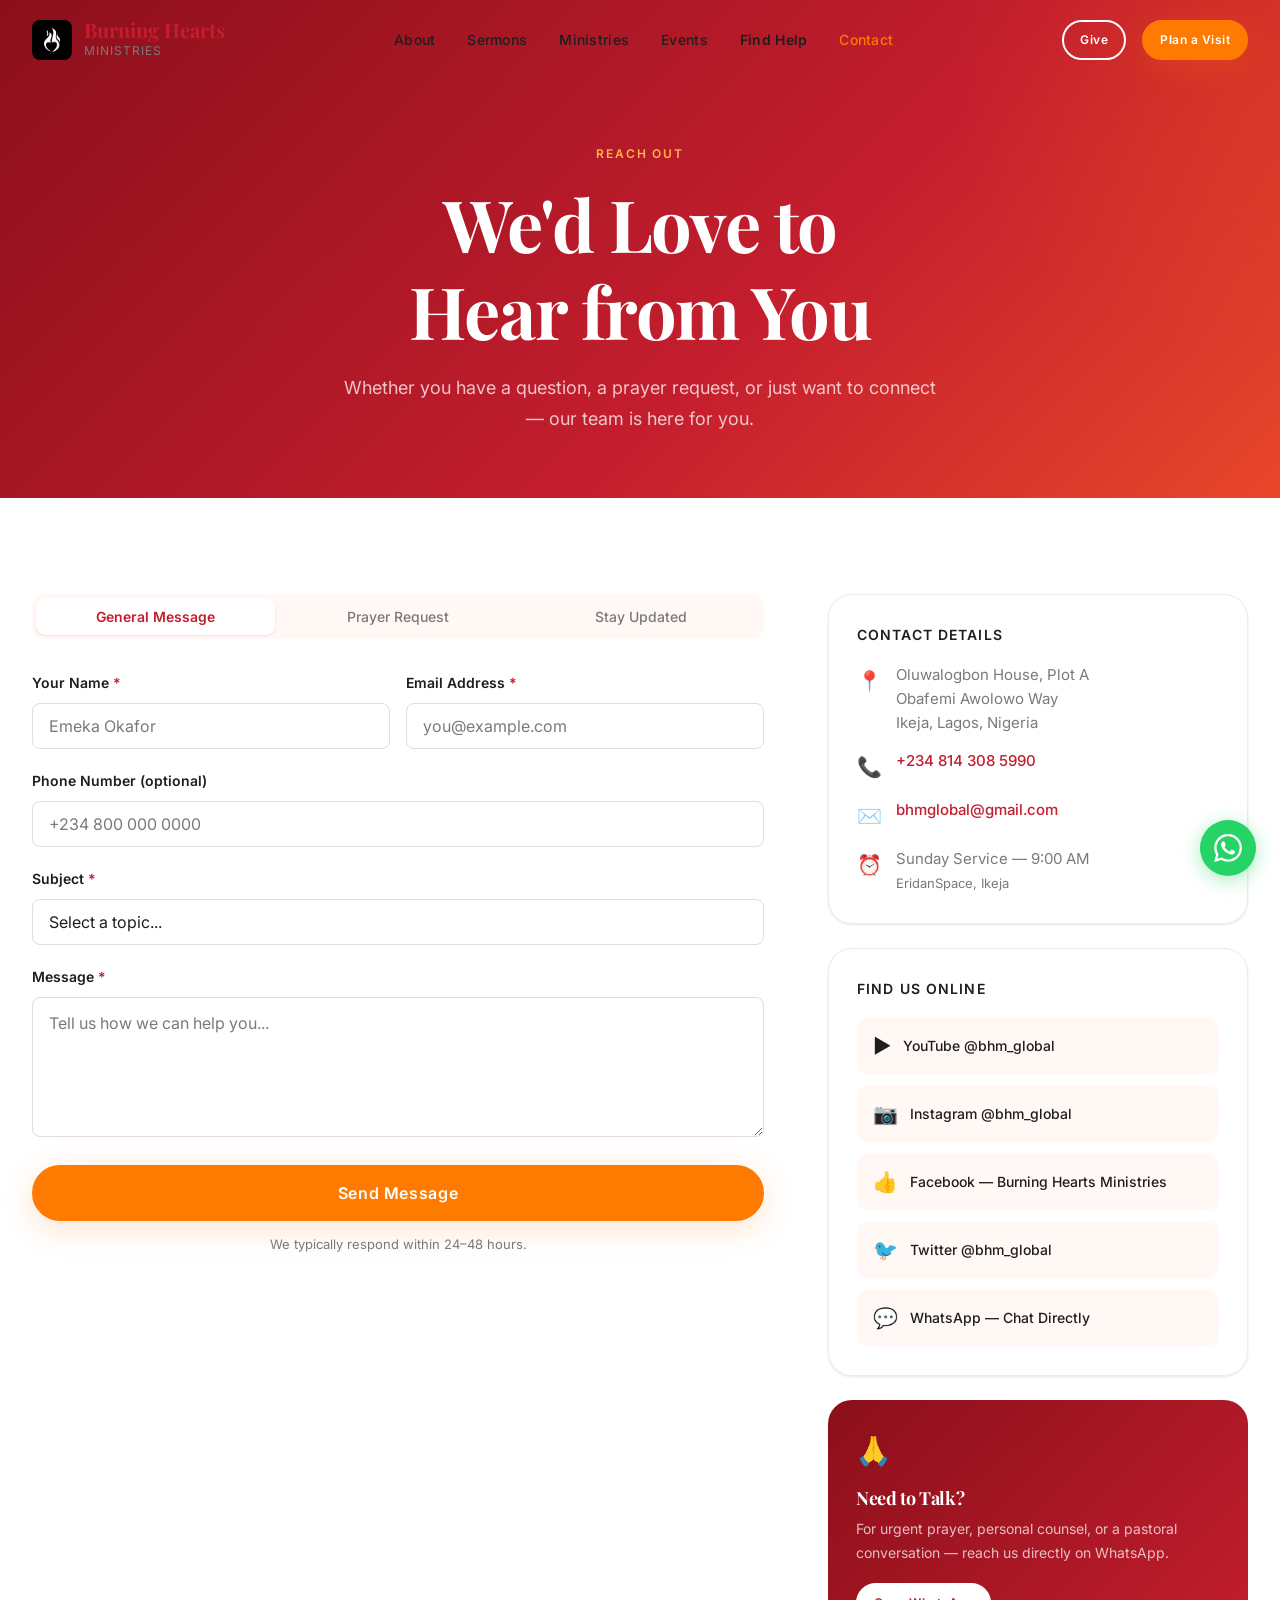
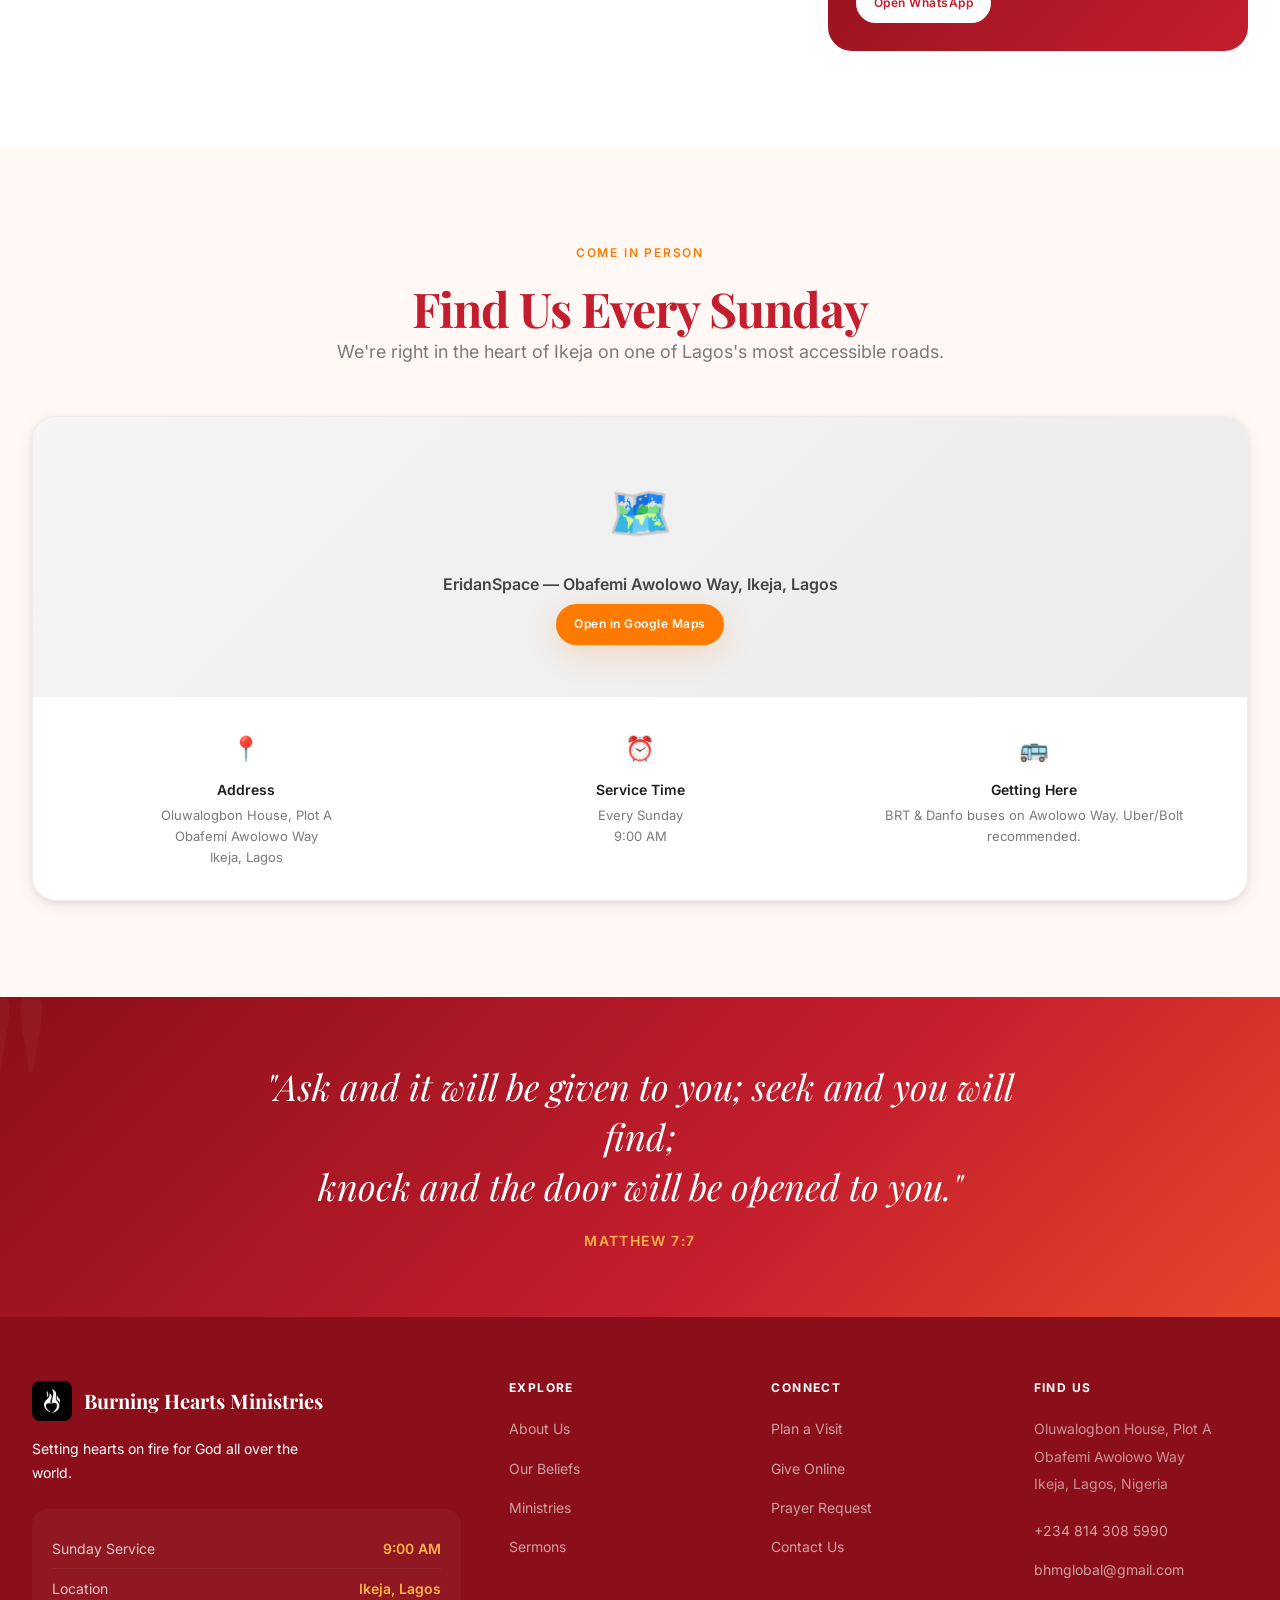
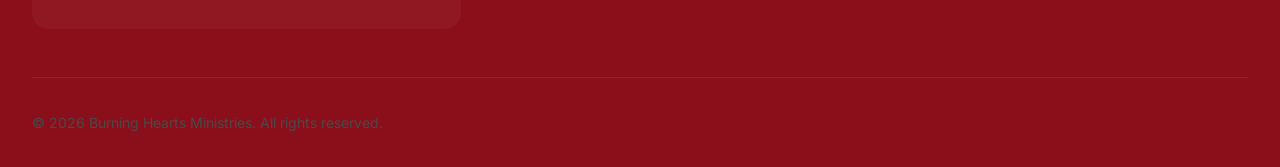
<file: contact.html>
<!DOCTYPE html>
<html lang="en">
<head>
  <meta charset="UTF-8" />
  <meta name="viewport" content="width=device-width, initial-scale=1.0" />
  <meta name="description" content="Contact Burning Hearts Ministries — send a prayer request, get directions, reach our team, or subscribe to updates. We'd love to hear from you." />
  <title>Contact — Burning Hearts Ministries</title>
    <link rel="icon" href="images/bhm-logo.png" type="image/png" />
  <link rel="apple-touch-icon" href="images/bhm-logo.png" />
  <link rel="preconnect" href="https://fonts.googleapis.com" />
    <link rel="icon" href="images/bhm-logo.png" type="image/png" />
  <link rel="apple-touch-icon" href="images/bhm-logo.png" />
  <link rel="preconnect" href="https://fonts.gstatic.com" crossorigin />
  <link href="https://fonts.googleapis.com/css2?family=Playfair+Display:ital,wght@0,700;0,800;1,700&family=Inter:wght@400;500;600&display=swap" rel="stylesheet" />
  <link rel="stylesheet" href="css/style.css" />
  <style>
    .contact-grid {
      display: grid;
      grid-template-columns: 1fr 420px;
      gap: 64px;
      align-items: start;
    }
    .contact-sidebar {
      display: flex;
      flex-direction: column;
      gap: 24px;
    }
    .contact-info-card {
      background: white;
      border-radius: var(--radius-xl);
      padding: 28px;
      border: 1px solid var(--color-border-light);
      box-shadow: var(--shadow-sm);
    }
    .contact-info-card__title {
      font-size: 14px;
      font-weight: 600;
      color: var(--color-heading);
      margin-bottom: 16px;
      text-transform: uppercase;
      letter-spacing: 0.08em;
    }
    .contact-info-row {
      display: flex;
      gap: 14px;
      align-items: flex-start;
      margin-bottom: 14px;
    }
    .contact-info-row:last-child { margin-bottom: 0; }
    .contact-info-row__icon { font-size: 20px; flex-shrink: 0; margin-top: 1px; }
    .contact-info-row__text { font-size: 15px; color: var(--color-muted); line-height: 1.6; }
    .contact-info-row__text a { color: var(--color-primary); text-decoration: none; font-weight: 500; }
    .contact-info-row__text a:hover { text-decoration: underline; }

    .social-row {
      display: flex;
      flex-direction: column;
      gap: 10px;
    }
    .social-link {
      display: flex;
      align-items: center;
      gap: 12px;
      padding: 12px 16px;
      border-radius: 12px;
      text-decoration: none;
      transition: background 0.2s;
      font-size: 14px;
      font-weight: 500;
      color: var(--color-heading);
      background: var(--color-warm);
    }
    .social-link:hover { background: var(--color-accent-subtle); color: var(--color-primary); }
    .social-link__icon { font-size: 20px; }

    .tab-nav {
      display: flex;
      gap: 4px;
      background: var(--color-warm);
      border-radius: 12px;
      padding: 4px;
      margin-bottom: 32px;
    }
    .tab-btn {
      flex: 1;
      padding: 10px 16px;
      border: none;
      border-radius: 9px;
      background: transparent;
      font-size: 14px;
      font-weight: 500;
      color: var(--color-muted);
      cursor: pointer;
      transition: background 0.2s, color 0.2s;
    }
    .tab-btn--active {
      background: white;
      color: var(--color-primary);
      font-weight: 600;
      box-shadow: var(--shadow-sm);
    }
    .tab-panel { display: none; }
    .tab-panel--active { display: block; }

    @media (max-width: 1024px) {
      .contact-grid { grid-template-columns: 1fr; }
      .contact-sidebar { order: -1; }
    }
  </style>
</head>
<body>

  <nav class="nav nav--scrolled" id="main-nav">
    <div class="nav__inner">
      <a href="index.html" class="nav__logo">
        <div class="nav__logo-mark"><img src="images/bhm-logo.png" alt="BHM" /></div>
        <div><div class="nav__logo-text">Burning Hearts</div><div class="nav__logo-sub">Ministries</div></div>
      </a>
      <ul class="nav__links">
        <li><a href="about.html" class="nav__link">About</a></li>
        <li><a href="sermons.html" class="nav__link">Sermons</a></li>
        <li><a href="ministries.html" class="nav__link">Ministries</a></li>
        <li><a href="events.html" class="nav__link">Events</a></li>
        <li><a href="find-help.html" class="nav__link nav__link--find-help">Find Help</a></li>
        <li><a href="contact.html" class="nav__link nav__link--active">Contact</a></li>
      </ul>
      <div class="nav__actions">
        <a href="give.html" class="btn btn--secondary btn--sm">Give</a>
        <a href="plan-visit.html" class="btn btn--primary btn--sm">Plan a Visit</a>
        <button class="nav__menu-btn" id="menu-btn"><span></span><span></span><span></span></button>
      </div>
    </div>
  </nav>
  <div class="mobile-nav" id="mobile-nav"><button class="mobile-nav__close" id="mobile-nav-close">✕</button><ul class="mobile-nav__links"><li><a href="index.html" class="mobile-nav__link">Home</a></li><li><a href="about.html" class="mobile-nav__link">About</a></li><li><a href="sermons.html" class="mobile-nav__link">Sermons</a></li><li><a href="ministries.html" class="mobile-nav__link">Ministries</a></li><li><a href="events.html" class="mobile-nav__link">Events</a></li><li><a href="find-help.html" class="mobile-nav__link mobile-nav__link--find-help">Find Help</a></li><li><a href="plan-visit.html" class="mobile-nav__link">Plan a Visit</a></li><li><a href="give.html" class="mobile-nav__link">Give</a></li><li><a href="contact.html" class="mobile-nav__link">Contact</a></li></ul></div>

  <main>

    <div class="page-hero">
      <span class="page-hero__label">Reach Out</span>
      <h1 class="page-hero__title">We'd Love to<br>Hear from You</h1>
      <p class="page-hero__subtitle">Whether you have a question, a prayer request, or just want to connect — our team is here for you.</p>
    </div>

    <section class="section">
      <div class="container">
        <div class="contact-grid reveal">

          <!-- Forms Column -->
          <div>
            <div class="tab-nav" id="contact-tabs">
              <button class="tab-btn tab-btn--active" data-tab="general">General Message</button>
              <button class="tab-btn" data-tab="prayer" id="prayer-tab-btn">Prayer Request</button>
              <button class="tab-btn" data-tab="newsletter">Stay Updated</button>
            </div>

            <!-- General Contact Form -->
            <div class="tab-panel tab-panel--active" id="tab-general">
              <form class="contact-form" action="mailto:bhmglobal@gmail.com" method="get" enctype="text/plain">
                <div class="form-row">
                  <div class="form-group">
                    <label class="form-label" for="general-name">Your Name <span style="color:var(--color-primary)">*</span></label>
                    <input type="text" id="general-name" name="name" class="form-input" placeholder="Emeka Okafor" required />
                  </div>
                  <div class="form-group">
                    <label class="form-label" for="general-email">Email Address <span style="color:var(--color-primary)">*</span></label>
                    <input type="email" id="general-email" name="email" class="form-input" placeholder="you@example.com" required />
                  </div>
                </div>
                <div class="form-group">
                  <label class="form-label" for="general-phone">Phone Number (optional)</label>
                  <input type="tel" id="general-phone" name="phone" class="form-input" placeholder="+234 800 000 0000" />
                </div>
                <div class="form-group">
                  <label class="form-label" for="general-subject">Subject <span style="color:var(--color-primary)">*</span></label>
                  <select id="general-subject" name="subject" class="form-input" required>
                    <option value="" disabled selected>Select a topic...</option>
                    <option>General Enquiry</option>
                    <option>Ministry Partnership</option>
                    <option>Serving / Volunteering</option>
                    <option>ROOTED Campus Ministry</option>
                    <option>Giving &amp; Donations</option>
                    <option>Speaking Invitation</option>
                    <option>Media &amp; Press</option>
                    <option>Other</option>
                  </select>
                </div>
                <div class="form-group">
                  <label class="form-label" for="general-message">Message <span style="color:var(--color-primary)">*</span></label>
                  <textarea id="general-message" name="message" class="form-input form-textarea" placeholder="Tell us how we can help you..." required></textarea>
                </div>
                <button type="submit" class="btn btn--primary btn--lg" style="width:100%;">Send Message</button>
                <p style="font-size:13px; color:var(--color-muted); text-align:center; margin-top:12px;">We typically respond within 24–48 hours.</p>
              </form>
            </div>

            <!-- Prayer Request Form -->
            <div class="tab-panel" id="tab-prayer">
              <div style="background: linear-gradient(135deg, rgba(196,30,46,0.06), rgba(255,122,0,0.06)); border-radius:16px; padding:20px 24px; margin-bottom:28px; border-left:3px solid var(--color-primary);">
                <p style="font-size:15px; color:var(--color-heading); line-height:1.7; margin:0;">Every prayer request submitted to BHM is prayed over by our intercession team. You are not alone — we are standing with you in faith.</p>
              </div>
              <form class="contact-form" action="mailto:bhmglobal@gmail.com" method="get" enctype="text/plain">
                <div class="form-row">
                  <div class="form-group">
                    <label class="form-label" for="prayer-name">Your Name <span style="color:var(--color-primary)">*</span></label>
                    <input type="text" id="prayer-name" name="name" class="form-input" placeholder="Adeola Adeyemi" required />
                  </div>
                  <div class="form-group">
                    <label class="form-label" for="prayer-email">Email Address</label>
                    <input type="email" id="prayer-email" name="email" class="form-input" placeholder="you@example.com" />
                  </div>
                </div>
                <div class="form-group">
                  <label class="form-label" for="prayer-category">Prayer Category</label>
                  <select id="prayer-category" name="category" class="form-input">
                    <option value="" disabled selected>What is this prayer about?</option>
                    <option>Health &amp; Healing</option>
                    <option>Family &amp; Relationships</option>
                    <option>Career &amp; Finances</option>
                    <option>Spiritual Growth</option>
                    <option>Salvation (For Someone I Know)</option>
                    <option>Marriage &amp; Children</option>
                    <option>Purpose &amp; Direction</option>
                    <option>Deliverance &amp; Freedom</option>
                    <option>Other</option>
                  </select>
                </div>
                <div class="form-group">
                  <label class="form-label" for="prayer-request">Your Prayer Request <span style="color:var(--color-primary)">*</span></label>
                  <textarea id="prayer-request" name="request" class="form-input form-textarea" placeholder="Share what you'd like us to pray over. You can be as specific or as general as you're comfortable with..." required></textarea>
                </div>
                <div class="form-group" style="display:flex; align-items:flex-start; gap:12px; margin-bottom:0;">
                  <input type="checkbox" id="prayer-anonymous" name="anonymous" style="margin-top:3px; accent-color:var(--color-primary); width:16px; height:16px;" />
                  <label for="prayer-anonymous" style="font-size:14px; color:var(--color-muted); line-height:1.5; cursor:pointer;">Keep my request anonymous — only the prayer team will see it</label>
                </div>
                <button type="submit" class="btn btn--primary btn--lg" style="width:100%; margin-top:24px;">🙏 Submit Prayer Request</button>
                <p style="font-size:13px; color:var(--color-muted); text-align:center; margin-top:12px;">You can also send prayer requests directly on <a href="https://wa.me/2348143085990" target="_blank" rel="noopener" style="color:var(--color-primary);">WhatsApp</a>.</p>
              </form>
            </div>

            <!-- Newsletter Form -->
            <div class="tab-panel" id="tab-newsletter">
              <div style="margin-bottom:32px;">
                <h3 style="margin-bottom:12px;">Stay Connected with BHM</h3>
                <p style="font-size:16px; color:var(--color-muted); line-height:1.7;">Get sermon releases, upcoming events, and ministry updates delivered directly to your inbox. No spam — just fire.</p>
              </div>
              <form class="contact-form" action="mailto:bhmglobal@gmail.com" method="get" enctype="text/plain">
                <div class="form-group">
                  <label class="form-label" for="newsletter-name">Full Name <span style="color:var(--color-primary)">*</span></label>
                  <input type="text" id="newsletter-name" name="name" class="form-input" placeholder="Your full name" required />
                </div>
                <div class="form-group">
                  <label class="form-label" for="newsletter-email">Email Address <span style="color:var(--color-primary)">*</span></label>
                  <input type="email" id="newsletter-email" name="email" class="form-input" placeholder="you@example.com" required />
                </div>
                <div class="form-group">
                  <label class="form-label" for="newsletter-location">City / Country</label>
                  <input type="text" id="newsletter-location" name="location" class="form-input" placeholder="e.g. Lagos, Nigeria" />
                </div>
                <div class="form-group">
                  <label class="form-label" style="margin-bottom:12px;">I'm interested in (optional)</label>
                  <div style="display:flex; flex-direction:column; gap:10px;">
                    <label style="display:flex; gap:10px; align-items:center; font-size:14px; color:var(--color-muted); cursor:pointer;"><input type="checkbox" name="interest" value="sermons" style="accent-color:var(--color-primary);" /> New Sermon Releases</label>
                    <label style="display:flex; gap:10px; align-items:center; font-size:14px; color:var(--color-muted); cursor:pointer;"><input type="checkbox" name="interest" value="events" style="accent-color:var(--color-primary);" /> Upcoming Events</label>
                    <label style="display:flex; gap:10px; align-items:center; font-size:14px; color:var(--color-muted); cursor:pointer;"><input type="checkbox" name="interest" value="missions" style="accent-color:var(--color-primary);" /> Missions &amp; Outreach Updates</label>
                    <label style="display:flex; gap:10px; align-items:center; font-size:14px; color:var(--color-muted); cursor:pointer;"><input type="checkbox" name="interest" value="rooted" style="accent-color:var(--color-primary);" /> ROOTED Campus Ministry</label>
                  </div>
                </div>
                <button type="submit" class="btn btn--primary btn--lg" style="width:100%;">Subscribe to Updates</button>
                <p style="font-size:13px; color:var(--color-muted); text-align:center; margin-top:12px;">Unsubscribe anytime. We respect your inbox.</p>
              </form>
            </div>
          </div>

          <!-- Sidebar -->
          <div class="contact-sidebar">

            <div class="contact-info-card">
              <div class="contact-info-card__title">Contact Details</div>
              <div class="contact-info-row">
                <div class="contact-info-row__icon">📍</div>
                <div class="contact-info-row__text">Oluwalogbon House, Plot A<br>Obafemi Awolowo Way<br>Ikeja, Lagos, Nigeria</div>
              </div>
              <div class="contact-info-row">
                <div class="contact-info-row__icon">📞</div>
                <div class="contact-info-row__text"><a href="tel:+2348143085990">+234 814 308 5990</a></div>
              </div>
              <div class="contact-info-row">
                <div class="contact-info-row__icon">✉️</div>
                <div class="contact-info-row__text"><a href="mailto:bhmglobal@gmail.com">bhmglobal@gmail.com</a></div>
              </div>
              <div class="contact-info-row">
                <div class="contact-info-row__icon">⏰</div>
                <div class="contact-info-row__text">Sunday Service — 9:00 AM<br><span style="color:var(--color-muted); font-size:13px;">EridanSpace, Ikeja</span></div>
              </div>
            </div>

            <div class="contact-info-card">
              <div class="contact-info-card__title">Find Us Online</div>
              <div class="social-row">
                <a href="https://youtube.com/@bhm_global" class="social-link" target="_blank" rel="noopener">
                  <span class="social-link__icon">▶️</span>YouTube @bhm_global
                </a>
                <a href="https://instagram.com/bhm_global" class="social-link" target="_blank" rel="noopener">
                  <span class="social-link__icon">📷</span>Instagram @bhm_global
                </a>
                <a href="https://facebook.com/burningheartsminstries" class="social-link" target="_blank" rel="noopener">
                  <span class="social-link__icon">👍</span>Facebook — Burning Hearts Ministries
                </a>
                <a href="https://twitter.com/bhm_global" class="social-link" target="_blank" rel="noopener">
                  <span class="social-link__icon">🐦</span>Twitter @bhm_global
                </a>
                <a href="https://wa.me/2348143085990" class="social-link" target="_blank" rel="noopener">
                  <span class="social-link__icon">💬</span>WhatsApp — Chat Directly
                </a>
              </div>
            </div>

            <div style="background: linear-gradient(135deg, var(--color-primary-dark) 0%, var(--color-primary) 100%); border-radius:var(--radius-xl); padding:28px; color:white;">
              <div style="font-size:28px; margin-bottom:12px;">🙏</div>
              <h4 style="color:white; margin-bottom:8px; font-size:18px;">Need to Talk?</h4>
              <p style="color:rgba(255,255,255,0.72); font-size:14px; line-height:1.7; margin-bottom:18px;">For urgent prayer, personal counsel, or a pastoral conversation — reach us directly on WhatsApp.</p>
              <a href="https://wa.me/2348143085990" target="_blank" rel="noopener" class="btn btn--white btn--sm">Open WhatsApp</a>
            </div>

          </div>

        </div>
      </div>
    </section>

    <!-- Map / Location Visual -->
    <section class="section section--warm" id="location">
      <div class="container">
        <div class="section-header section-header--center reveal">
          <span class="section-header__label">Come in Person</span>
          <h2>Find Us Every Sunday</h2>
          <p class="section-header__desc">We're right in the heart of Ikeja on one of Lagos's most accessible roads.</p>
        </div>
        <div style="background:white; border-radius:var(--radius-xl); border:1px solid var(--color-border-light); box-shadow:var(--shadow-md); overflow:hidden;" class="reveal">
          <div style="background: linear-gradient(135deg, #f5f5f5, #ebebeb); height:280px; display:flex; align-items:center; justify-content:center; flex-direction:column; gap:14px;">
            <span style="font-size:52px;">🗺️</span>
            <div style="text-align:center;">
              <div style="font-size:16px; font-weight:600; color:#444; margin-bottom:6px;">EridanSpace — Obafemi Awolowo Way, Ikeja, Lagos</div>
              <a href="https://maps.google.com/?q=Oluwalogbon+House+Obafemi+Awolowo+Way+Ikeja+Lagos" target="_blank" rel="noopener" class="btn btn--primary btn--sm">Open in Google Maps</a>
            </div>
          </div>
          <div style="padding:32px; display:grid; grid-template-columns:repeat(3,1fr); gap:32px; text-align:center;">
            <div>
              <div style="font-size:24px; margin-bottom:8px;">📍</div>
              <div style="font-size:14px; font-weight:600; color:var(--color-heading); margin-bottom:4px;">Address</div>
              <div style="font-size:13px; color:var(--color-muted); line-height:1.6;">Oluwalogbon House, Plot A<br>Obafemi Awolowo Way<br>Ikeja, Lagos</div>
            </div>
            <div>
              <div style="font-size:24px; margin-bottom:8px;">⏰</div>
              <div style="font-size:14px; font-weight:600; color:var(--color-heading); margin-bottom:4px;">Service Time</div>
              <div style="font-size:13px; color:var(--color-muted); line-height:1.6;">Every Sunday<br>9:00 AM</div>
            </div>
            <div>
              <div style="font-size:24px; margin-bottom:8px;">🚌</div>
              <div style="font-size:14px; font-weight:600; color:var(--color-heading); margin-bottom:4px;">Getting Here</div>
              <div style="font-size:13px; color:var(--color-muted); line-height:1.6;">BRT &amp; Danfo buses on Awolowo Way. Uber/Bolt recommended.</div>
            </div>
          </div>
        </div>
      </div>
    </section>

    <div class="scripture-banner">
      <p class="scripture-banner__text">"Ask and it will be given to you; seek and you will find;<br>knock and the door will be opened to you."</p>
      <p class="scripture-banner__ref">Matthew 7:7</p>
    </div>

  </main>

  <footer class="footer"><div class="container"><div class="footer__grid"><div class="footer__brand"><a href="index.html" class="footer__logo"><div class="footer__logo-mark"><img src="images/bhm-logo.png" alt="BHM" /></div><span class="footer__logo-name">Burning Hearts Ministries</span></a><p class="footer__tagline">Setting hearts on fire for God all over the world.</p><div class="footer__service-times"><div class="footer__service-time"><span>Sunday Service</span><span>9:00 AM</span></div><div class="footer__service-time"><span>Location</span><span>Ikeja, Lagos</span></div></div></div><div><h4 class="footer__col-title">Explore</h4><ul class="footer__links"><li><a href="about.html" class="footer__link">About Us</a></li><li><a href="beliefs.html" class="footer__link">Our Beliefs</a></li><li><a href="ministries.html" class="footer__link">Ministries</a></li><li><a href="sermons.html" class="footer__link">Sermons</a></li></ul></div><div><h4 class="footer__col-title">Connect</h4><ul class="footer__links"><li><a href="plan-visit.html" class="footer__link">Plan a Visit</a></li><li><a href="give.html" class="footer__link">Give Online</a></li><li><a href="contact.html#prayer" class="footer__link">Prayer Request</a></li><li><a href="contact.html" class="footer__link">Contact Us</a></li></ul></div><div><h4 class="footer__col-title">Find Us</h4><ul class="footer__links"><li><span class="footer__link" style="cursor:default;color:rgba(255,255,255,0.55);">Oluwalogbon House, Plot A<br>Obafemi Awolowo Way<br>Ikeja, Lagos, Nigeria</span></li><li style="margin-top:8px;"><a href="tel:+2348143085990" class="footer__link">+234 814 308 5990</a></li><li><a href="mailto:bhmglobal@gmail.com" class="footer__link">bhmglobal@gmail.com</a></li></ul></div></div><div class="footer__bottom"><p>© 2026 Burning Hearts Ministries. All rights reserved.</p></div></div></footer>
  <a href="https://wa.me/2348143085990" class="whatsapp-float" target="_blank" rel="noopener" aria-label="WhatsApp"><svg viewBox="0 0 24 24"><path d="M17.472 14.382c-.297-.149-1.758-.867-2.03-.967-.273-.099-.471-.148-.67.15-.197.297-.767.966-.94 1.164-.173.199-.347.223-.644.075-.297-.15-1.255-.463-2.39-1.475-.883-.788-1.48-1.761-1.653-2.059-.173-.297-.018-.458.13-.606.134-.133.298-.347.446-.52.149-.174.198-.298.298-.497.099-.198.05-.371-.025-.52-.075-.149-.669-1.612-.916-2.207-.242-.579-.487-.5-.669-.51-.173-.008-.371-.01-.57-.01-.198 0-.52.074-.792.372-.272.297-1.04 1.016-1.04 2.479 0 1.462 1.065 2.875 1.213 3.074.149.198 2.096 3.2 5.077 4.487.709.306 1.262.489 1.694.625.712.227 1.36.195 1.871.118.571-.085 1.758-.719 2.006-1.413.248-.694.248-1.289.173-1.413-.074-.124-.272-.198-.57-.347m-5.421 7.403h-.004a9.87 9.87 0 01-5.031-1.378l-.361-.214-3.741.982.998-3.648-.235-.374a9.86 9.86 0 01-1.51-5.26c.001-5.45 4.436-9.884 9.888-9.884 2.64 0 5.122 1.03 6.988 2.898a9.825 9.825 0 012.893 6.994c-.003 5.45-4.437 9.884-9.885 9.884m8.413-18.297A11.815 11.815 0 0012.05 0C5.495 0 .16 5.335.157 11.892c0 2.096.547 4.142 1.588 5.945L.057 24l6.305-1.654a11.882 11.882 0 005.683 1.448h.005c6.554 0 11.89-5.335 11.893-11.893a11.821 11.821 0 00-3.48-8.413z" fill="white"/></svg></a>
  <script src="js/main.js"></script>
  <script>
    // Tab switching for contact forms
    (function() {
      var tabs = document.querySelectorAll('.tab-btn');
      var panels = document.querySelectorAll('.tab-panel');
      tabs.forEach(function(btn) {
        btn.addEventListener('click', function() {
          var target = btn.getAttribute('data-tab');
          tabs.forEach(function(t) { t.classList.remove('tab-btn--active'); });
          panels.forEach(function(p) { p.classList.remove('tab-panel--active'); });
          btn.classList.add('tab-btn--active');
          document.getElementById('tab-' + target).classList.add('tab-panel--active');
        });
      });
      // Allow #prayer anchor to open prayer tab
      if (window.location.hash === '#prayer') {
        document.querySelector('[data-tab="prayer"]').click();
      }
    })();
  </script>
</body>
</html>
</file>
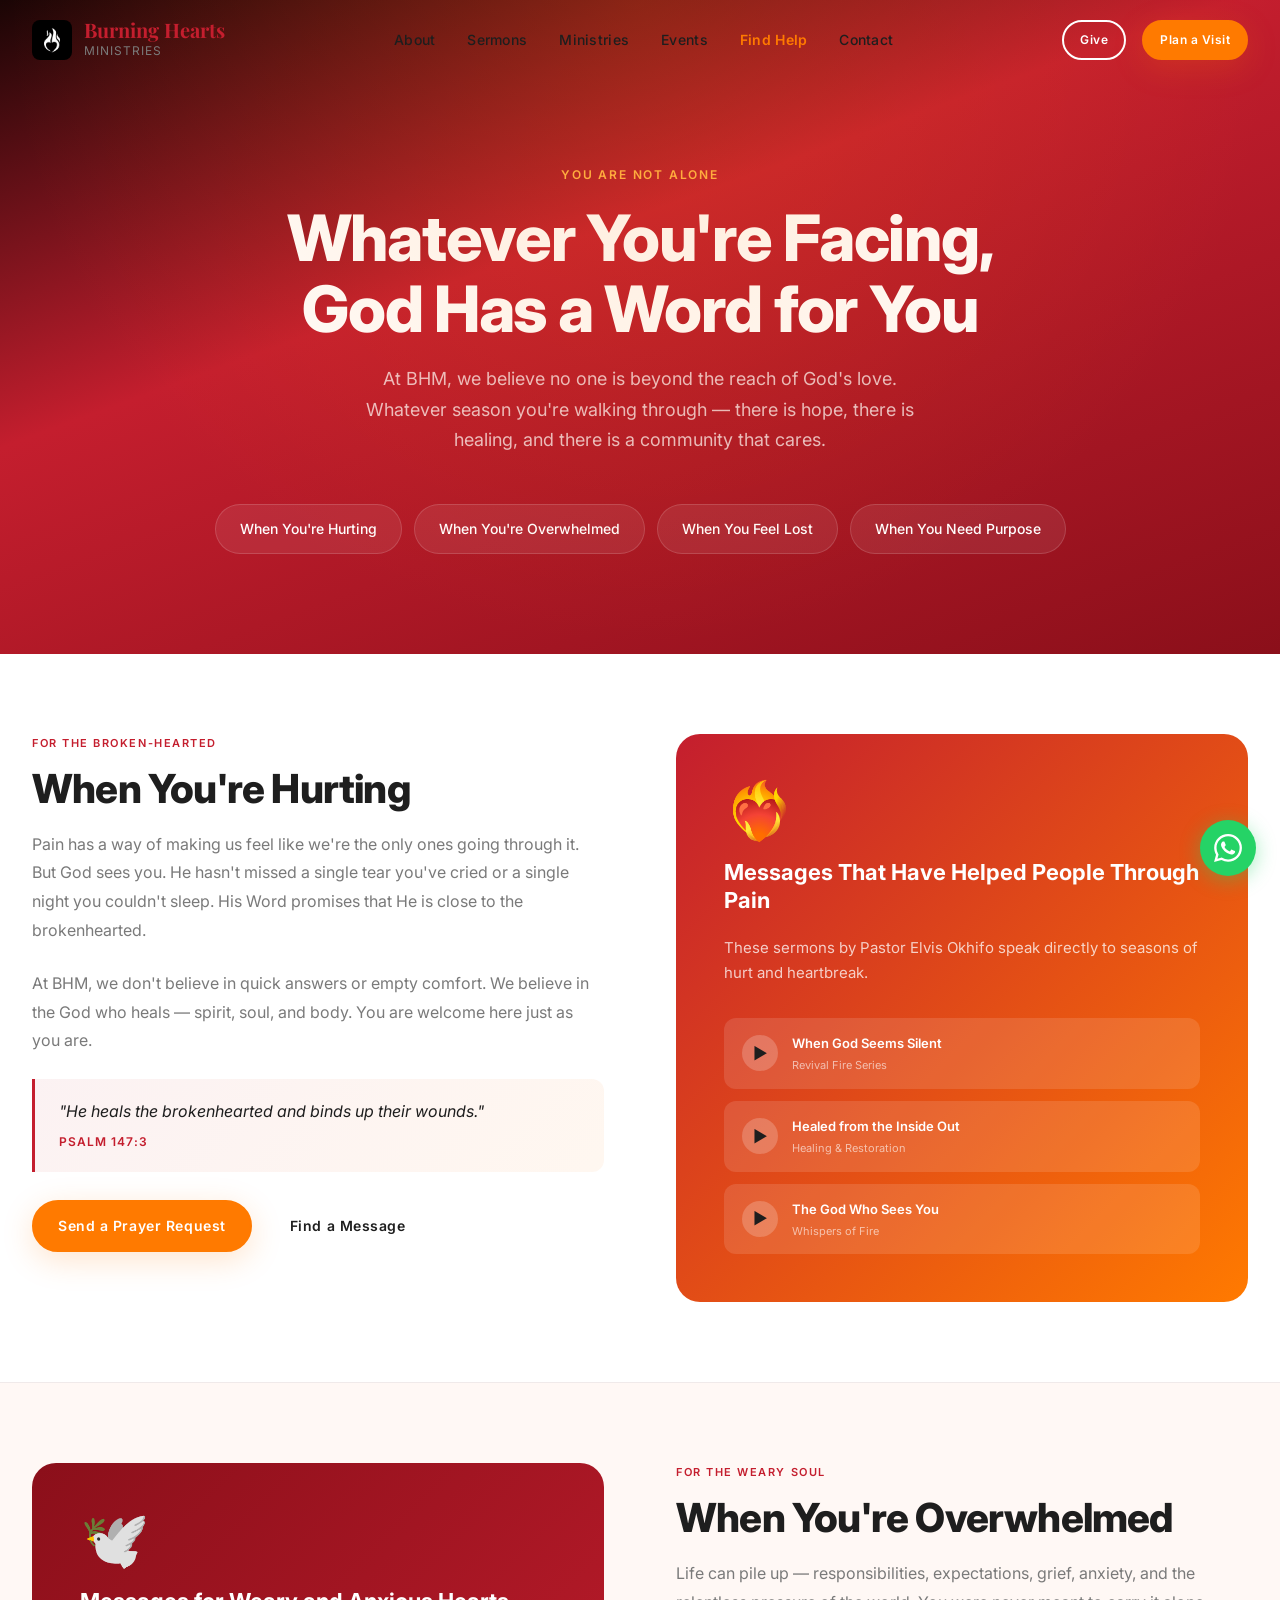
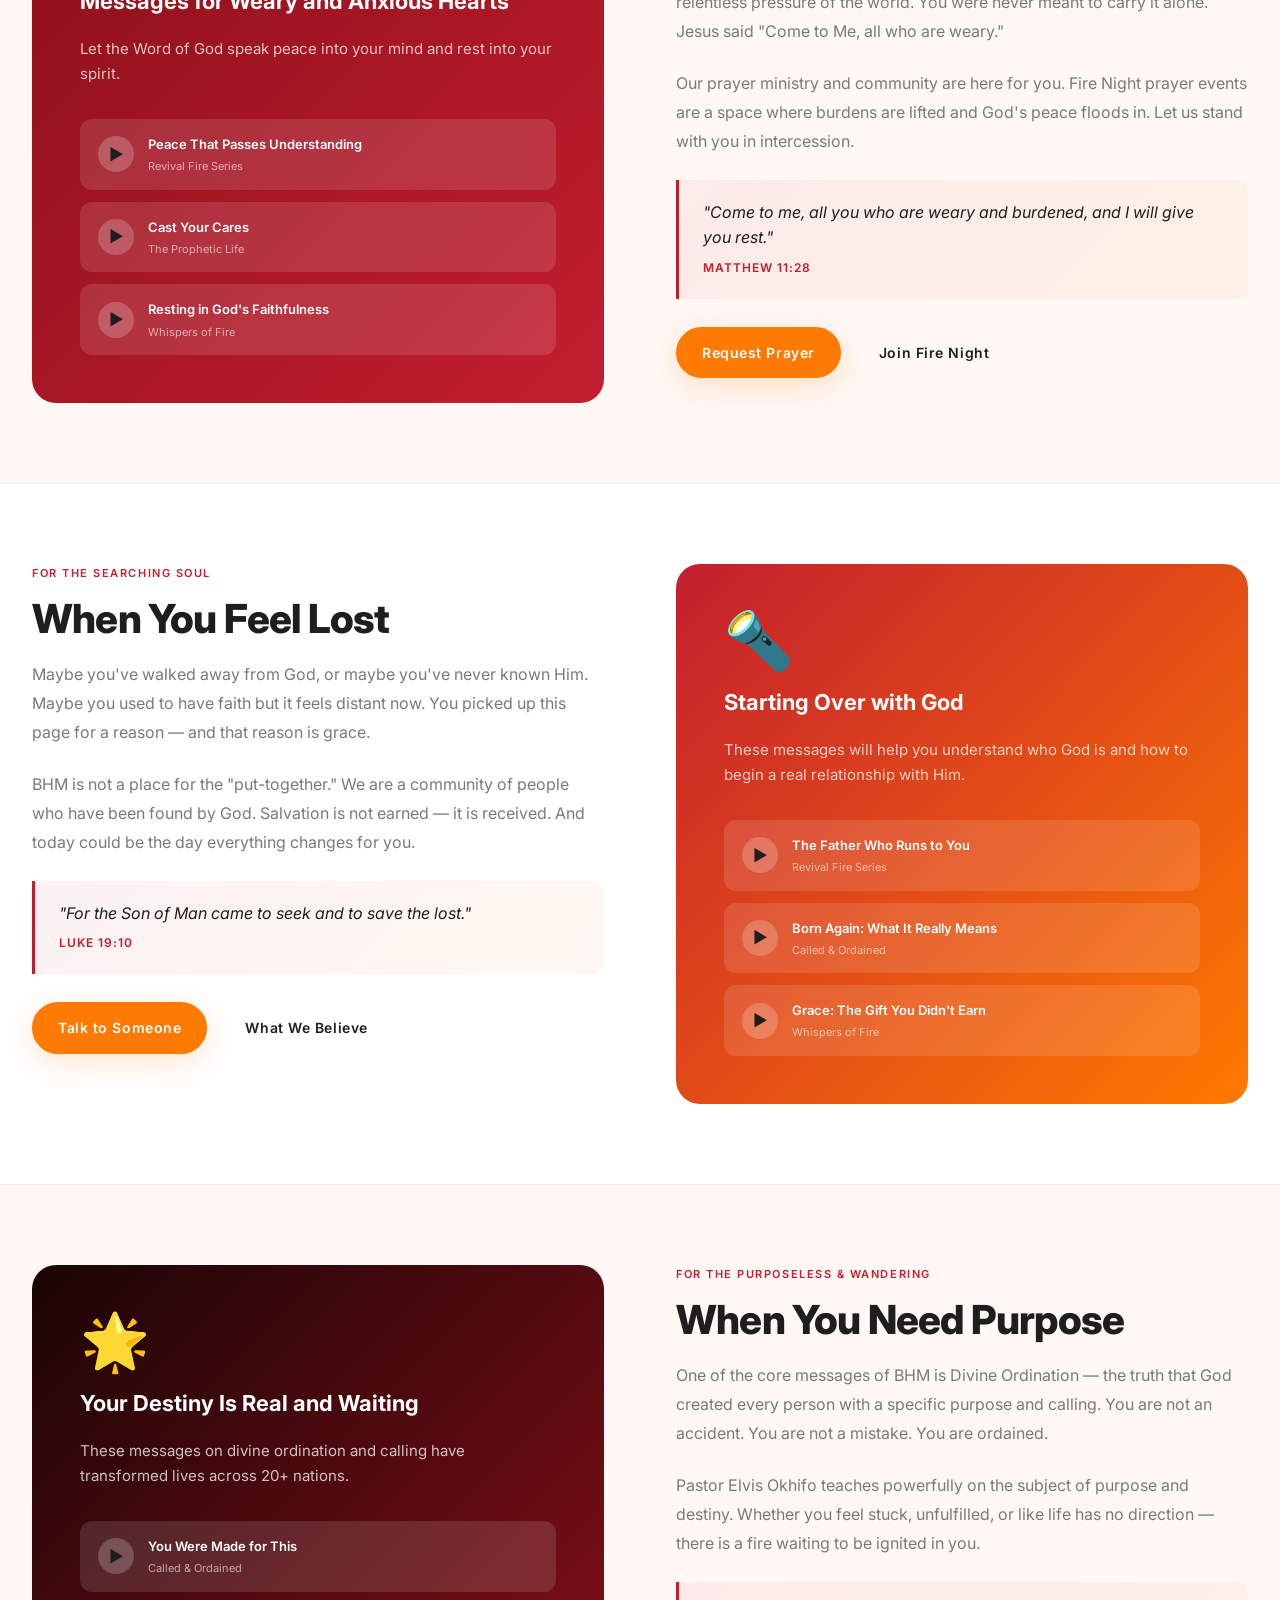
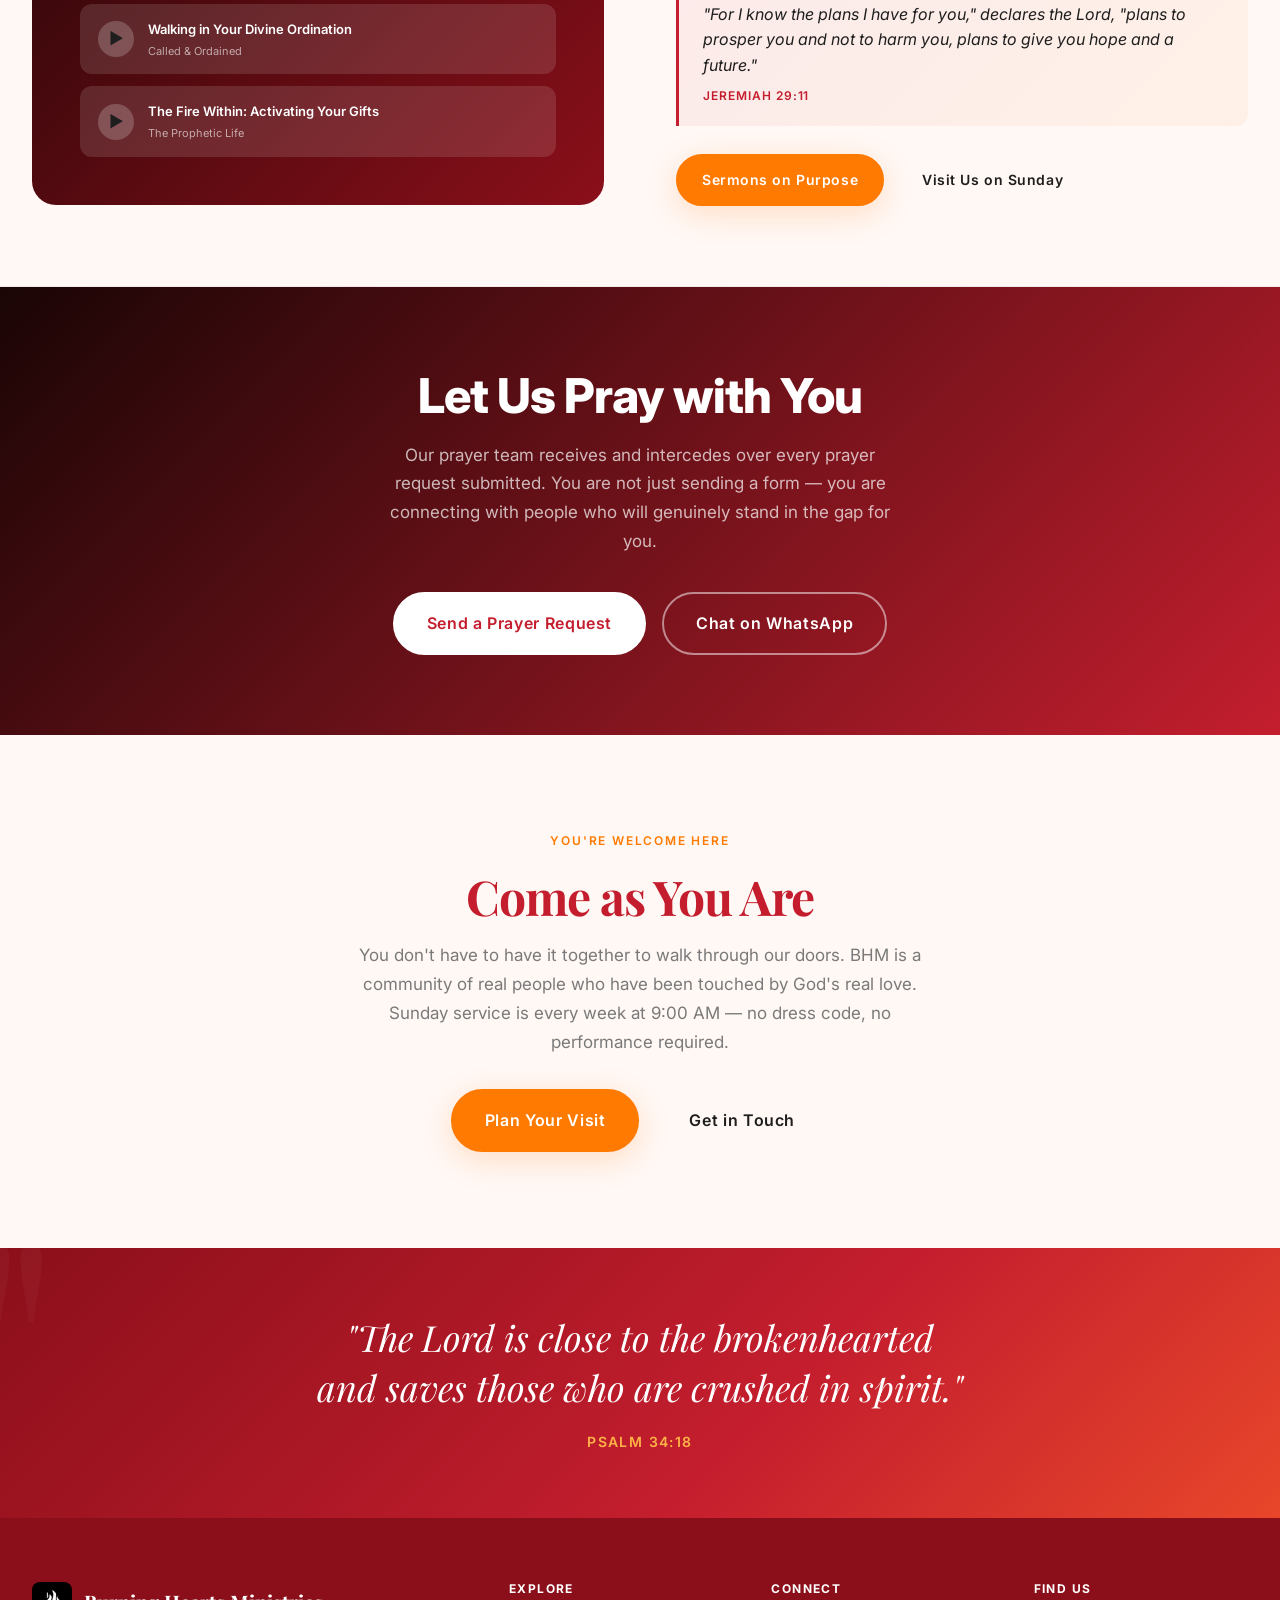
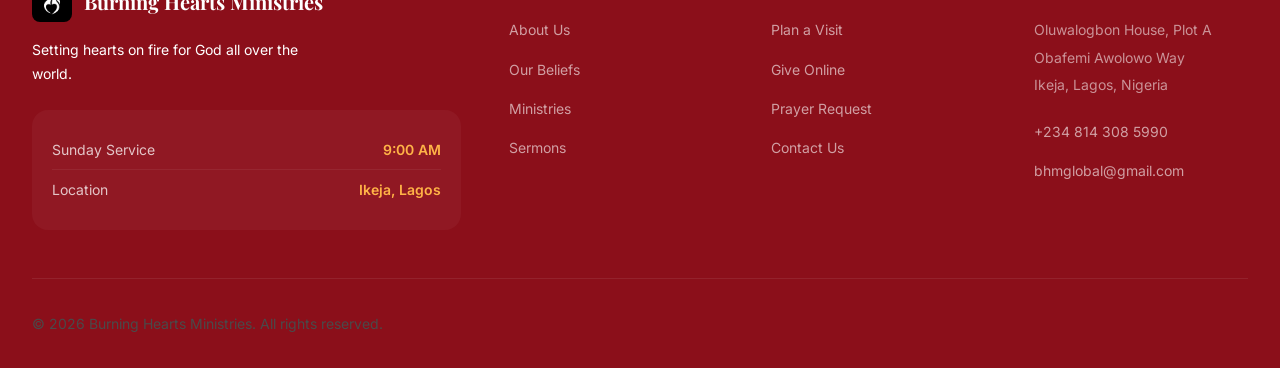
<file: find-help.html>
<!DOCTYPE html>
<html lang="en">
<head>
  <meta charset="UTF-8" />
  <meta name="viewport" content="width=device-width, initial-scale=1.0" />
  <meta name="description" content="Find help, hope, and healing at Burning Hearts Ministries. Whether you're hurting, lost, or searching for purpose — there's a word from God for you here." />
  <title>Find Help — Burning Hearts Ministries</title>
    <link rel="icon" href="images/bhm-logo.png" type="image/png" />
  <link rel="apple-touch-icon" href="images/bhm-logo.png" />
  <link rel="preconnect" href="https://fonts.googleapis.com" />
    <link rel="icon" href="images/bhm-logo.png" type="image/png" />
  <link rel="apple-touch-icon" href="images/bhm-logo.png" />
  <link rel="preconnect" href="https://fonts.gstatic.com" crossorigin />
  <link href="https://fonts.googleapis.com/css2?family=Playfair+Display:ital,wght@0,700;0,800;1,700&family=Inter:wght@400;500;600&display=swap" rel="stylesheet" />
  <link rel="stylesheet" href="css/style.css" />
  <style>
    .help-hero {
      background: linear-gradient(160deg, #1A0505 0%, #C41E2E 40%, #8B0F1A 100%);
      padding: 160px 0 100px;
      text-align: center;
      position: relative;
      overflow: hidden;
    }
    .help-hero::before {
      content: '';
      position: absolute;
      inset: 0;
      background: radial-gradient(ellipse at 50% 0%, rgba(255,122,0,0.18) 0%, transparent 70%);
      pointer-events: none;
    }
    .help-hero__label {
      display: inline-block;
      font-size: 12px;
      font-weight: 600;
      letter-spacing: 0.15em;
      text-transform: uppercase;
      color: var(--color-accent-light);
      margin-bottom: 18px;
    }
    .help-hero__title {
      font-family: var(--font-display);
      font-size: clamp(36px, 6vw, 64px);
      font-weight: 800;
      color: white;
      line-height: 1.1;
      margin-bottom: 20px;
    }
    .help-hero__subtitle {
      font-size: 18px;
      color: rgba(255,255,255,0.72);
      max-width: 580px;
      margin: 0 auto 40px;
      line-height: 1.7;
    }
    .help-hero__cards {
      display: flex;
      gap: 12px;
      justify-content: center;
      flex-wrap: wrap;
      margin-top: 48px;
    }
    .help-hero__card-link {
      background: rgba(255,255,255,0.08);
      border: 1px solid rgba(255,255,255,0.15);
      border-radius: 100px;
      padding: 12px 24px;
      color: white;
      font-size: 14px;
      font-weight: 500;
      text-decoration: none;
      transition: background 0.2s, border-color 0.2s;
    }
    .help-hero__card-link:hover {
      background: rgba(255,255,255,0.16);
      border-color: rgba(255,255,255,0.30);
    }

    .help-category {
      padding: 80px 0;
      border-bottom: 1px solid var(--color-border-light);
    }
    .help-category:last-of-type { border-bottom: none; }
    .help-category--alt { background: var(--color-warm); }

    .help-category__inner {
      display: grid;
      grid-template-columns: 1fr 1fr;
      gap: 72px;
      align-items: start;
    }
    .help-category__inner--reverse { direction: rtl; }
    .help-category__inner--reverse > * { direction: ltr; }

    .help-category__label {
      font-size: 11px;
      font-weight: 600;
      letter-spacing: 0.14em;
      text-transform: uppercase;
      color: var(--color-primary);
      margin-bottom: 12px;
    }
    .help-category__title {
      font-family: var(--font-display);
      font-size: clamp(26px, 3.5vw, 40px);
      font-weight: 800;
      color: var(--color-heading);
      line-height: 1.15;
      margin-bottom: 18px;
    }
    .help-category__body {
      font-size: 16px;
      color: var(--color-muted);
      line-height: 1.8;
      margin-bottom: 24px;
    }
    .help-category__scripture {
      background: linear-gradient(135deg, rgba(196,30,46,0.06), rgba(255,122,0,0.06));
      border-left: 3px solid var(--color-primary);
      border-radius: 0 12px 12px 0;
      padding: 20px 24px;
      margin-bottom: 28px;
    }
    .help-category__scripture-text {
      font-style: italic;
      color: var(--color-heading);
      font-size: 16px;
      line-height: 1.6;
      margin-bottom: 6px;
    }
    .help-category__scripture-ref {
      font-size: 12px;
      font-weight: 600;
      color: var(--color-primary);
      letter-spacing: 0.08em;
      text-transform: uppercase;
    }
    .help-category__actions {
      display: flex;
      gap: 12px;
      flex-wrap: wrap;
    }

    .help-visual {
      border-radius: 24px;
      background: linear-gradient(135deg, var(--color-primary) 0%, var(--color-accent) 100%);
      padding: 48px;
      display: flex;
      flex-direction: column;
      gap: 20px;
    }
    .help-visual__icon {
      font-size: 56px;
      line-height: 1;
    }
    .help-visual__heading {
      font-family: var(--font-display);
      font-size: 22px;
      font-weight: 700;
      color: white;
      line-height: 1.3;
    }
    .help-visual__desc {
      font-size: 15px;
      color: rgba(255,255,255,0.75);
      line-height: 1.7;
    }
    .help-visual__sermons {
      margin-top: 12px;
      display: flex;
      flex-direction: column;
      gap: 12px;
    }
    .help-visual__sermon {
      background: rgba(255,255,255,0.12);
      border-radius: 12px;
      padding: 14px 18px;
      display: flex;
      align-items: center;
      gap: 14px;
      text-decoration: none;
      transition: background 0.2s;
    }
    .help-visual__sermon:hover { background: rgba(255,255,255,0.20); }
    .help-visual__sermon-icon {
      width: 36px;
      height: 36px;
      background: rgba(255,255,255,0.20);
      border-radius: 50%;
      display: flex;
      align-items: center;
      justify-content: center;
      font-size: 16px;
      flex-shrink: 0;
    }
    .help-visual__sermon-title {
      font-size: 13px;
      font-weight: 600;
      color: white;
    }
    .help-visual__sermon-series {
      font-size: 11px;
      color: rgba(255,255,255,0.60);
      margin-top: 2px;
    }

    .prayer-cta {
      background: linear-gradient(135deg, #1A0505 0%, #C41E2E 100%);
      padding: 80px 0;
      text-align: center;
    }
    .prayer-cta__title {
      font-family: var(--font-display);
      font-size: clamp(28px, 4vw, 48px);
      font-weight: 800;
      color: white;
      margin-bottom: 16px;
    }
    .prayer-cta__body {
      font-size: 17px;
      color: rgba(255,255,255,0.70);
      max-width: 520px;
      margin: 0 auto 36px;
      line-height: 1.7;
    }
    .prayer-cta__actions {
      display: flex;
      gap: 16px;
      justify-content: center;
      flex-wrap: wrap;
    }

    @media (max-width: 768px) {
      .help-category__inner,
      .help-category__inner--reverse {
        grid-template-columns: 1fr;
        direction: ltr;
      }
      .help-hero { padding: 130px 0 70px; }
    }
  </style>
</head>
<body>

  <nav class="nav nav--scrolled" id="main-nav">
    <div class="nav__inner">
      <a href="index.html" class="nav__logo">
        <div class="nav__logo-mark"><img src="images/bhm-logo.png" alt="BHM" /></div>
        <div><div class="nav__logo-text">Burning Hearts</div><div class="nav__logo-sub">Ministries</div></div>
      </a>
      <ul class="nav__links">
        <li><a href="about.html" class="nav__link">About</a></li>
        <li><a href="sermons.html" class="nav__link">Sermons</a></li>
        <li><a href="ministries.html" class="nav__link">Ministries</a></li>
        <li><a href="events.html" class="nav__link">Events</a></li>
        <li><a href="find-help.html" class="nav__link nav__link--find-help nav__link--active">Find Help</a></li>
        <li><a href="contact.html" class="nav__link">Contact</a></li>
      </ul>
      <div class="nav__actions">
        <a href="give.html" class="btn btn--secondary btn--sm">Give</a>
        <a href="plan-visit.html" class="btn btn--primary btn--sm">Plan a Visit</a>
        <button class="nav__menu-btn" id="menu-btn"><span></span><span></span><span></span></button>
      </div>
    </div>
  </nav>
  <div class="mobile-nav" id="mobile-nav"><button class="mobile-nav__close" id="mobile-nav-close">✕</button><ul class="mobile-nav__links"><li><a href="index.html" class="mobile-nav__link">Home</a></li><li><a href="about.html" class="mobile-nav__link">About</a></li><li><a href="sermons.html" class="mobile-nav__link">Sermons</a></li><li><a href="ministries.html" class="mobile-nav__link">Ministries</a></li><li><a href="events.html" class="mobile-nav__link">Events</a></li><li><a href="find-help.html" class="mobile-nav__link mobile-nav__link--find-help">Find Help</a></li><li><a href="plan-visit.html" class="mobile-nav__link">Plan a Visit</a></li><li><a href="give.html" class="mobile-nav__link">Give</a></li><li><a href="contact.html" class="mobile-nav__link">Contact</a></li></ul></div>

  <main>

    <!-- Hero -->
    <section class="help-hero">
      <div class="container">
        <span class="help-hero__label">You Are Not Alone</span>
        <h1 class="help-hero__title">Whatever You're Facing,<br>God Has a Word for You</h1>
        <p class="help-hero__subtitle">At BHM, we believe no one is beyond the reach of God's love. Whatever season you're walking through — there is hope, there is healing, and there is a community that cares.</p>
        <div class="help-hero__cards">
          <a href="#hurting" class="help-hero__card-link">When You're Hurting</a>
          <a href="#overwhelmed" class="help-hero__card-link">When You're Overwhelmed</a>
          <a href="#lost" class="help-hero__card-link">When You Feel Lost</a>
          <a href="#purpose" class="help-hero__card-link">When You Need Purpose</a>
        </div>
      </div>
    </section>

    <!-- When You're Hurting -->
    <section class="help-category" id="hurting">
      <div class="container">
        <div class="help-category__inner reveal">
          <div>
            <p class="help-category__label">For the Broken-Hearted</p>
            <h2 class="help-category__title">When You're Hurting</h2>
            <p class="help-category__body">Pain has a way of making us feel like we're the only ones going through it. But God sees you. He hasn't missed a single tear you've cried or a single night you couldn't sleep. His Word promises that He is close to the brokenhearted.</p>
            <p class="help-category__body">At BHM, we don't believe in quick answers or empty comfort. We believe in the God who heals — spirit, soul, and body. You are welcome here just as you are.</p>
            <div class="help-category__scripture">
              <p class="help-category__scripture-text">"He heals the brokenhearted and binds up their wounds."</p>
              <p class="help-category__scripture-ref">Psalm 147:3</p>
            </div>
            <div class="help-category__actions">
              <a href="contact.html#prayer" class="btn btn--primary">Send a Prayer Request</a>
              <a href="sermons.html" class="btn btn--outline">Find a Message</a>
            </div>
          </div>
          <div class="help-visual">
            <div class="help-visual__icon">❤️‍🔥</div>
            <div class="help-visual__heading">Messages That Have Helped People Through Pain</div>
            <div class="help-visual__desc">These sermons by Pastor Elvis Okhifo speak directly to seasons of hurt and heartbreak.</div>
            <div class="help-visual__sermons">
              <a href="sermons.html" class="help-visual__sermon">
                <div class="help-visual__sermon-icon">▶</div>
                <div>
                  <div class="help-visual__sermon-title">When God Seems Silent</div>
                  <div class="help-visual__sermon-series">Revival Fire Series</div>
                </div>
              </a>
              <a href="sermons.html" class="help-visual__sermon">
                <div class="help-visual__sermon-icon">▶</div>
                <div>
                  <div class="help-visual__sermon-title">Healed from the Inside Out</div>
                  <div class="help-visual__sermon-series">Healing & Restoration</div>
                </div>
              </a>
              <a href="sermons.html" class="help-visual__sermon">
                <div class="help-visual__sermon-icon">▶</div>
                <div>
                  <div class="help-visual__sermon-title">The God Who Sees You</div>
                  <div class="help-visual__sermon-series">Whispers of Fire</div>
                </div>
              </a>
            </div>
          </div>
        </div>
      </div>
    </section>

    <!-- When You're Overwhelmed -->
    <section class="help-category help-category--alt" id="overwhelmed">
      <div class="container">
        <div class="help-category__inner help-category__inner--reverse reveal">
          <div>
            <p class="help-category__label">For the Weary Soul</p>
            <h2 class="help-category__title">When You're Overwhelmed</h2>
            <p class="help-category__body">Life can pile up — responsibilities, expectations, grief, anxiety, and the relentless pressure of the world. You were never meant to carry it alone. Jesus said "Come to Me, all who are weary."</p>
            <p class="help-category__body">Our prayer ministry and community are here for you. Fire Night prayer events are a space where burdens are lifted and God's peace floods in. Let us stand with you in intercession.</p>
            <div class="help-category__scripture">
              <p class="help-category__scripture-text">"Come to me, all you who are weary and burdened, and I will give you rest."</p>
              <p class="help-category__scripture-ref">Matthew 11:28</p>
            </div>
            <div class="help-category__actions">
              <a href="contact.html#prayer" class="btn btn--primary">Request Prayer</a>
              <a href="events.html" class="btn btn--outline">Join Fire Night</a>
            </div>
          </div>
          <div class="help-visual" style="background: linear-gradient(135deg, #8B0F1A 0%, #C41E2E 100%);">
            <div class="help-visual__icon">🕊️</div>
            <div class="help-visual__heading">Messages for Weary and Anxious Hearts</div>
            <div class="help-visual__desc">Let the Word of God speak peace into your mind and rest into your spirit.</div>
            <div class="help-visual__sermons">
              <a href="sermons.html" class="help-visual__sermon">
                <div class="help-visual__sermon-icon">▶</div>
                <div>
                  <div class="help-visual__sermon-title">Peace That Passes Understanding</div>
                  <div class="help-visual__sermon-series">Revival Fire Series</div>
                </div>
              </a>
              <a href="sermons.html" class="help-visual__sermon">
                <div class="help-visual__sermon-icon">▶</div>
                <div>
                  <div class="help-visual__sermon-title">Cast Your Cares</div>
                  <div class="help-visual__sermon-series">The Prophetic Life</div>
                </div>
              </a>
              <a href="sermons.html" class="help-visual__sermon">
                <div class="help-visual__sermon-icon">▶</div>
                <div>
                  <div class="help-visual__sermon-title">Resting in God's Faithfulness</div>
                  <div class="help-visual__sermon-series">Whispers of Fire</div>
                </div>
              </a>
            </div>
          </div>
        </div>
      </div>
    </section>

    <!-- When You Feel Lost -->
    <section class="help-category" id="lost">
      <div class="container">
        <div class="help-category__inner reveal">
          <div>
            <p class="help-category__label">For the Searching Soul</p>
            <h2 class="help-category__title">When You Feel Lost</h2>
            <p class="help-category__body">Maybe you've walked away from God, or maybe you've never known Him. Maybe you used to have faith but it feels distant now. You picked up this page for a reason — and that reason is grace.</p>
            <p class="help-category__body">BHM is not a place for the "put-together." We are a community of people who have been found by God. Salvation is not earned — it is received. And today could be the day everything changes for you.</p>
            <div class="help-category__scripture">
              <p class="help-category__scripture-text">"For the Son of Man came to seek and to save the lost."</p>
              <p class="help-category__scripture-ref">Luke 19:10</p>
            </div>
            <div class="help-category__actions">
              <a href="contact.html" class="btn btn--primary">Talk to Someone</a>
              <a href="beliefs.html" class="btn btn--outline">What We Believe</a>
            </div>
          </div>
          <div class="help-visual" style="background: linear-gradient(135deg, #C41E2E 0%, #FF7A00 100%);">
            <div class="help-visual__icon">🔦</div>
            <div class="help-visual__heading">Starting Over with God</div>
            <div class="help-visual__desc">These messages will help you understand who God is and how to begin a real relationship with Him.</div>
            <div class="help-visual__sermons">
              <a href="sermons.html" class="help-visual__sermon">
                <div class="help-visual__sermon-icon">▶</div>
                <div>
                  <div class="help-visual__sermon-title">The Father Who Runs to You</div>
                  <div class="help-visual__sermon-series">Revival Fire Series</div>
                </div>
              </a>
              <a href="sermons.html" class="help-visual__sermon">
                <div class="help-visual__sermon-icon">▶</div>
                <div>
                  <div class="help-visual__sermon-title">Born Again: What It Really Means</div>
                  <div class="help-visual__sermon-series">Called & Ordained</div>
                </div>
              </a>
              <a href="sermons.html" class="help-visual__sermon">
                <div class="help-visual__sermon-icon">▶</div>
                <div>
                  <div class="help-visual__sermon-title">Grace: The Gift You Didn't Earn</div>
                  <div class="help-visual__sermon-series">Whispers of Fire</div>
                </div>
              </a>
            </div>
          </div>
        </div>
      </div>
    </section>

    <!-- When You Need Purpose -->
    <section class="help-category help-category--alt" id="purpose">
      <div class="container">
        <div class="help-category__inner help-category__inner--reverse reveal">
          <div>
            <p class="help-category__label">For the Purposeless & Wandering</p>
            <h2 class="help-category__title">When You Need Purpose</h2>
            <p class="help-category__body">One of the core messages of BHM is Divine Ordination — the truth that God created every person with a specific purpose and calling. You are not an accident. You are not a mistake. You are ordained.</p>
            <p class="help-category__body">Pastor Elvis Okhifo teaches powerfully on the subject of purpose and destiny. Whether you feel stuck, unfulfilled, or like life has no direction — there is a fire waiting to be ignited in you.</p>
            <div class="help-category__scripture">
              <p class="help-category__scripture-text">"For I know the plans I have for you," declares the Lord, "plans to prosper you and not to harm you, plans to give you hope and a future."</p>
              <p class="help-category__scripture-ref">Jeremiah 29:11</p>
            </div>
            <div class="help-category__actions">
              <a href="sermons.html" class="btn btn--primary">Sermons on Purpose</a>
              <a href="plan-visit.html" class="btn btn--outline">Visit Us on Sunday</a>
            </div>
          </div>
          <div class="help-visual" style="background: linear-gradient(135deg, #1A0505 0%, #8B0F1A 100%);">
            <div class="help-visual__icon">🌟</div>
            <div class="help-visual__heading">Your Destiny Is Real and Waiting</div>
            <div class="help-visual__desc">These messages on divine ordination and calling have transformed lives across 20+ nations.</div>
            <div class="help-visual__sermons">
              <a href="sermons.html" class="help-visual__sermon">
                <div class="help-visual__sermon-icon">▶</div>
                <div>
                  <div class="help-visual__sermon-title">You Were Made for This</div>
                  <div class="help-visual__sermon-series">Called & Ordained</div>
                </div>
              </a>
              <a href="sermons.html" class="help-visual__sermon">
                <div class="help-visual__sermon-icon">▶</div>
                <div>
                  <div class="help-visual__sermon-title">Walking in Your Divine Ordination</div>
                  <div class="help-visual__sermon-series">Called & Ordained</div>
                </div>
              </a>
              <a href="sermons.html" class="help-visual__sermon">
                <div class="help-visual__sermon-icon">▶</div>
                <div>
                  <div class="help-visual__sermon-title">The Fire Within: Activating Your Gifts</div>
                  <div class="help-visual__sermon-series">The Prophetic Life</div>
                </div>
              </a>
            </div>
          </div>
        </div>
      </div>
    </section>

    <!-- Prayer CTA -->
    <section class="prayer-cta">
      <div class="container reveal">
        <h2 class="prayer-cta__title">Let Us Pray with You</h2>
        <p class="prayer-cta__body">Our prayer team receives and intercedes over every prayer request submitted. You are not just sending a form — you are connecting with people who will genuinely stand in the gap for you.</p>
        <div class="prayer-cta__actions">
          <a href="contact.html#prayer" class="btn btn--white btn--lg">Send a Prayer Request</a>
          <a href="https://wa.me/2348143085990" class="btn btn--ghost btn--lg" target="_blank" rel="noopener">Chat on WhatsApp</a>
        </div>
      </div>
    </section>

    <!-- Visit CTA -->
    <section class="section section--warm">
      <div class="container">
        <div style="text-align:center; max-width:580px; margin:0 auto;" class="reveal">
          <span class="section-header__label">You're Welcome Here</span>
          <h2 style="margin-bottom:16px;">Come as You Are</h2>
          <p style="font-size:17px; color:var(--color-muted); line-height:1.7; margin-bottom:32px;">You don't have to have it together to walk through our doors. BHM is a community of real people who have been touched by God's real love. Sunday service is every week at 9:00 AM — no dress code, no performance required.</p>
          <div style="display:flex; gap:16px; justify-content:center; flex-wrap:wrap;">
            <a href="plan-visit.html" class="btn btn--primary btn--lg">Plan Your Visit</a>
            <a href="contact.html" class="btn btn--outline btn--lg">Get in Touch</a>
          </div>
        </div>
      </div>
    </section>

    <div class="scripture-banner">
      <p class="scripture-banner__text">"The Lord is close to the brokenhearted<br>and saves those who are crushed in spirit."</p>
      <p class="scripture-banner__ref">Psalm 34:18</p>
    </div>

  </main>

  <footer class="footer"><div class="container"><div class="footer__grid"><div class="footer__brand"><a href="index.html" class="footer__logo"><div class="footer__logo-mark"><img src="images/bhm-logo.png" alt="BHM" /></div><span class="footer__logo-name">Burning Hearts Ministries</span></a><p class="footer__tagline">Setting hearts on fire for God all over the world.</p><div class="footer__service-times"><div class="footer__service-time"><span>Sunday Service</span><span>9:00 AM</span></div><div class="footer__service-time"><span>Location</span><span>Ikeja, Lagos</span></div></div></div><div><h4 class="footer__col-title">Explore</h4><ul class="footer__links"><li><a href="about.html" class="footer__link">About Us</a></li><li><a href="beliefs.html" class="footer__link">Our Beliefs</a></li><li><a href="ministries.html" class="footer__link">Ministries</a></li><li><a href="sermons.html" class="footer__link">Sermons</a></li></ul></div><div><h4 class="footer__col-title">Connect</h4><ul class="footer__links"><li><a href="plan-visit.html" class="footer__link">Plan a Visit</a></li><li><a href="give.html" class="footer__link">Give Online</a></li><li><a href="contact.html#prayer" class="footer__link">Prayer Request</a></li><li><a href="contact.html" class="footer__link">Contact Us</a></li></ul></div><div><h4 class="footer__col-title">Find Us</h4><ul class="footer__links"><li><span class="footer__link" style="cursor:default;color:rgba(255,255,255,0.55);">Oluwalogbon House, Plot A<br>Obafemi Awolowo Way<br>Ikeja, Lagos, Nigeria</span></li><li style="margin-top:8px;"><a href="tel:+2348143085990" class="footer__link">+234 814 308 5990</a></li><li><a href="mailto:bhmglobal@gmail.com" class="footer__link">bhmglobal@gmail.com</a></li></ul></div></div><div class="footer__bottom"><p>© 2026 Burning Hearts Ministries. All rights reserved.</p></div></div></footer>
  <a href="https://wa.me/2348143085990" class="whatsapp-float" target="_blank" rel="noopener" aria-label="WhatsApp"><svg viewBox="0 0 24 24"><path d="M17.472 14.382c-.297-.149-1.758-.867-2.03-.967-.273-.099-.471-.148-.67.15-.197.297-.767.966-.94 1.164-.173.199-.347.223-.644.075-.297-.15-1.255-.463-2.39-1.475-.883-.788-1.48-1.761-1.653-2.059-.173-.297-.018-.458.13-.606.134-.133.298-.347.446-.52.149-.174.198-.298.298-.497.099-.198.05-.371-.025-.52-.075-.149-.669-1.612-.916-2.207-.242-.579-.487-.5-.669-.51-.173-.008-.371-.01-.57-.01-.198 0-.52.074-.792.372-.272.297-1.04 1.016-1.04 2.479 0 1.462 1.065 2.875 1.213 3.074.149.198 2.096 3.2 5.077 4.487.709.306 1.262.489 1.694.625.712.227 1.36.195 1.871.118.571-.085 1.758-.719 2.006-1.413.248-.694.248-1.289.173-1.413-.074-.124-.272-.198-.57-.347m-5.421 7.403h-.004a9.87 9.87 0 01-5.031-1.378l-.361-.214-3.741.982.998-3.648-.235-.374a9.86 9.86 0 01-1.51-5.26c.001-5.45 4.436-9.884 9.888-9.884 2.64 0 5.122 1.03 6.988 2.898a9.825 9.825 0 012.893 6.994c-.003 5.45-4.437 9.884-9.885 9.884m8.413-18.297A11.815 11.815 0 0012.05 0C5.495 0 .16 5.335.157 11.892c0 2.096.547 4.142 1.588 5.945L.057 24l6.305-1.654a11.882 11.882 0 005.683 1.448h.005c6.554 0 11.89-5.335 11.893-11.893a11.821 11.821 0 00-3.48-8.413z" fill="white"/></svg></a>
  <script src="js/main.js"></script>
</body>
</html>
</file>
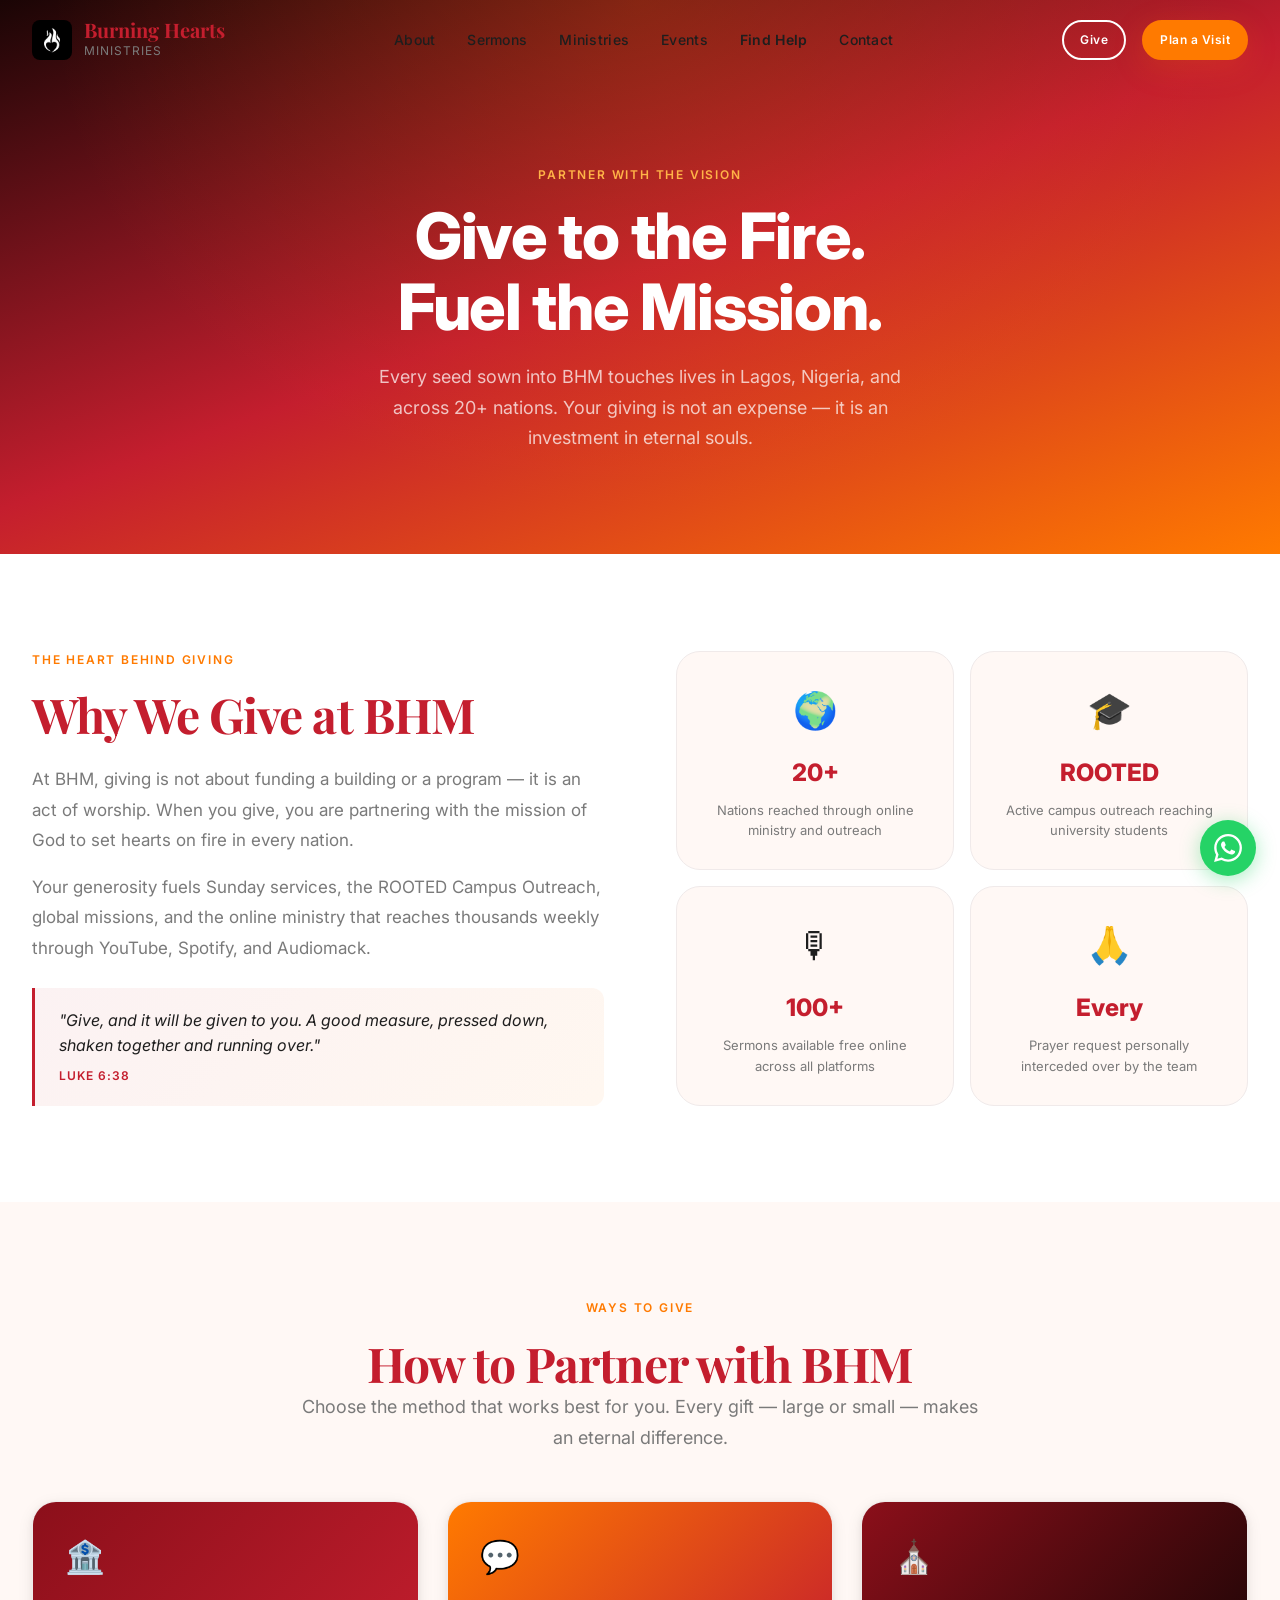
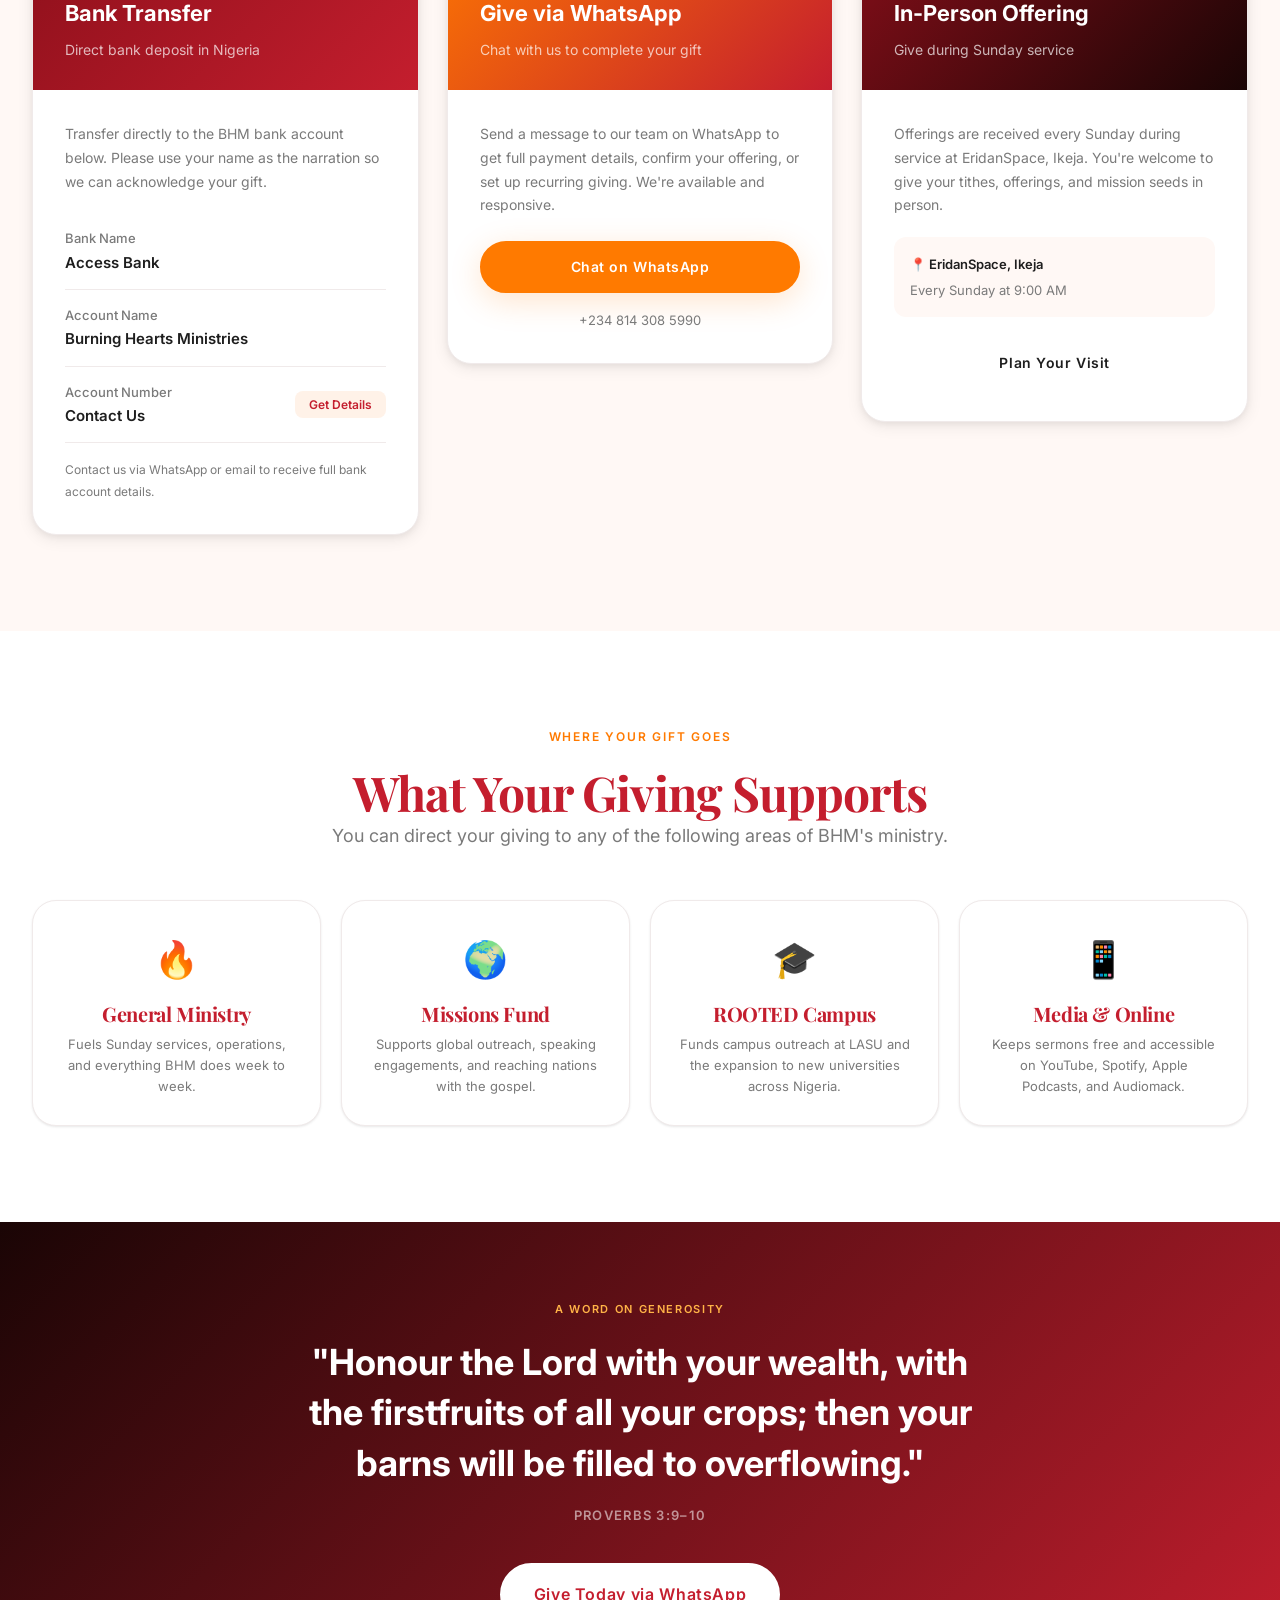
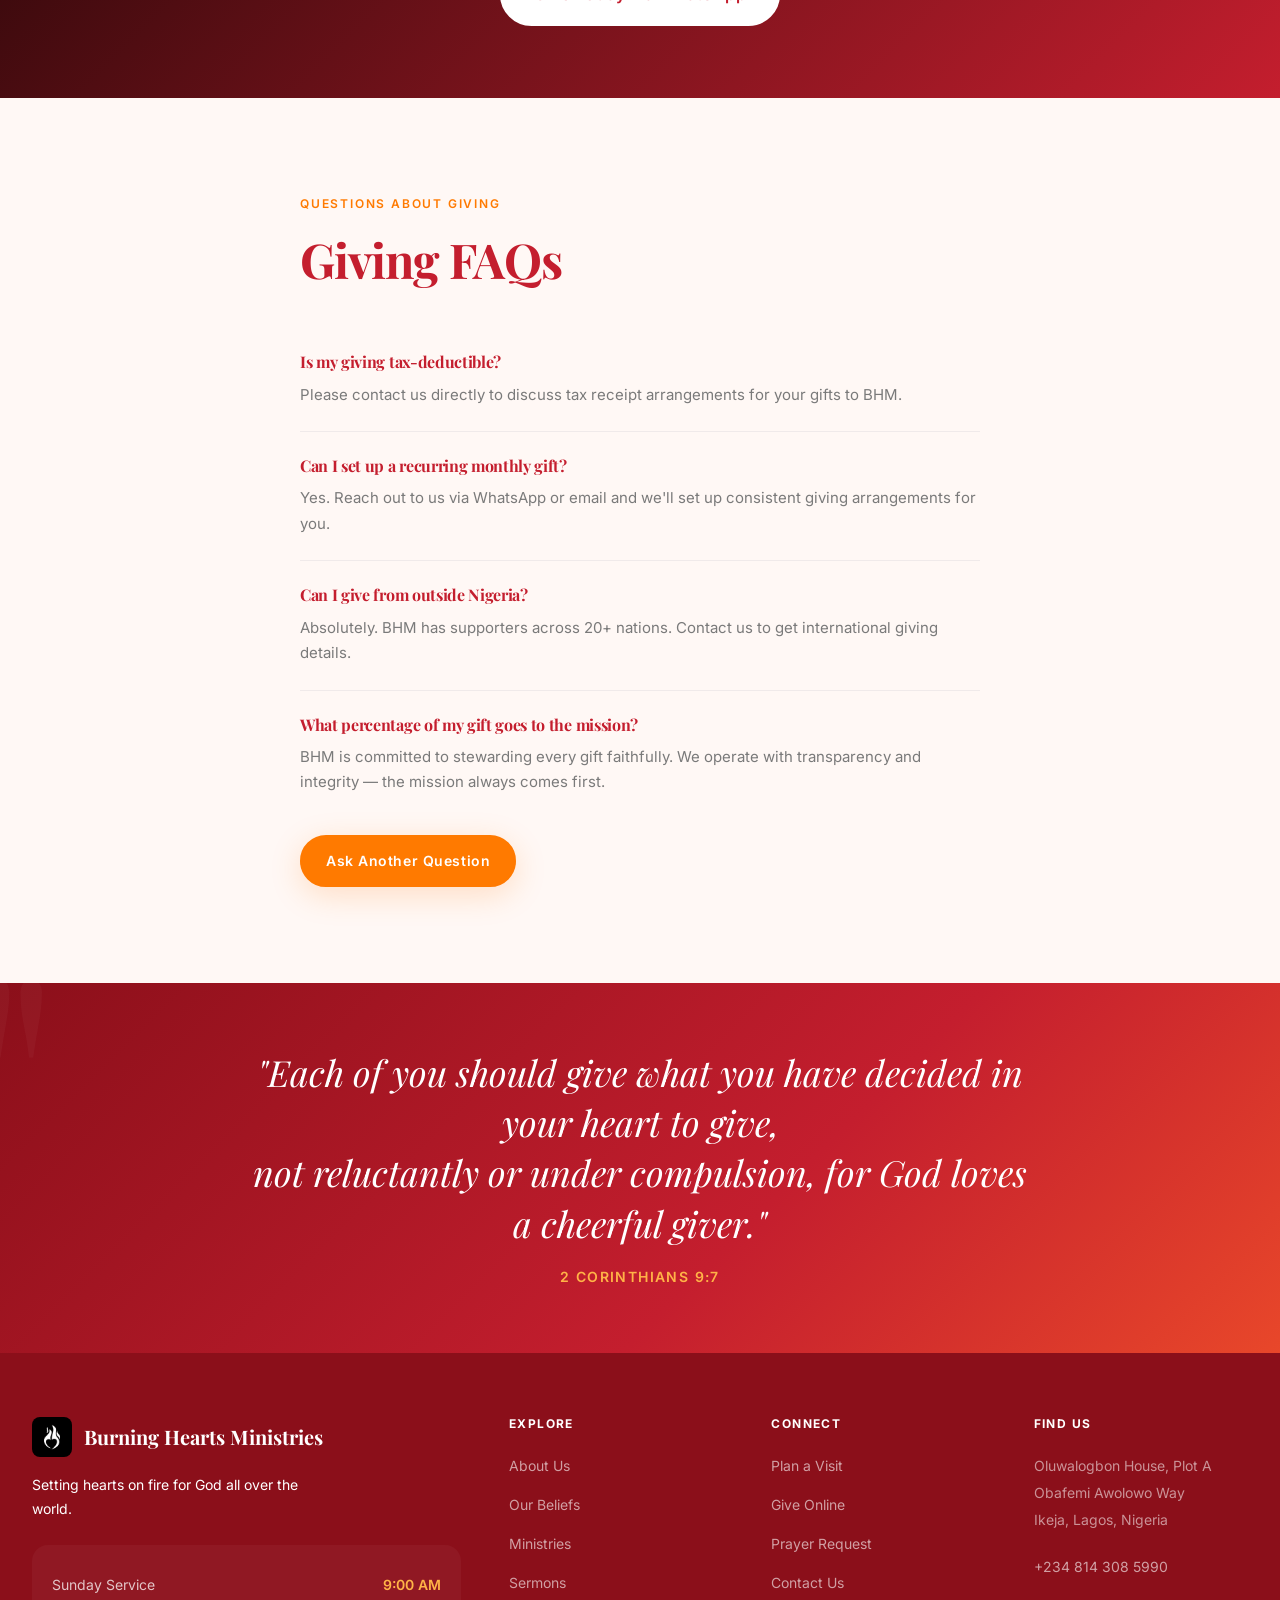
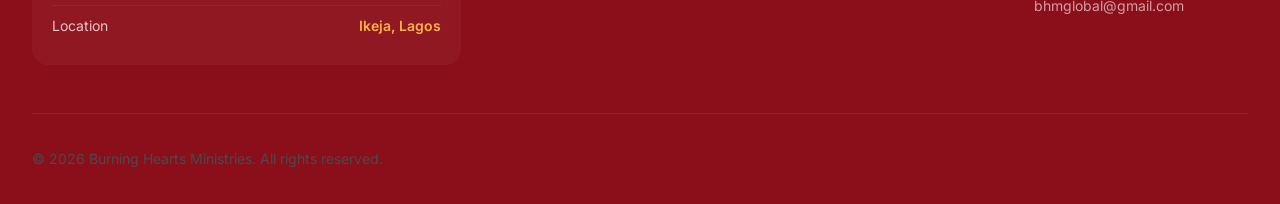
<file: give.html>
<!DOCTYPE html>
<html lang="en">
<head>
  <meta charset="UTF-8" />
  <meta name="viewport" content="width=device-width, initial-scale=1.0" />
  <meta name="description" content="Give to Burning Hearts Ministries and partner with God's work in Lagos, Nigeria, and beyond. Support missions, outreach, and the spread of the gospel." />
  <title>Give — Burning Hearts Ministries</title>
    <link rel="icon" href="images/bhm-logo.png" type="image/png" />
  <link rel="apple-touch-icon" href="images/bhm-logo.png" />
  <link rel="preconnect" href="https://fonts.googleapis.com" />
    <link rel="icon" href="images/bhm-logo.png" type="image/png" />
  <link rel="apple-touch-icon" href="images/bhm-logo.png" />
  <link rel="preconnect" href="https://fonts.gstatic.com" crossorigin />
  <link href="https://fonts.googleapis.com/css2?family=Playfair+Display:ital,wght@0,700;0,800;1,700&family=Inter:wght@400;500;600&display=swap" rel="stylesheet" />
  <link rel="stylesheet" href="css/style.css" />
  <style>
    .give-hero {
      background: linear-gradient(160deg, #1A0505 0%, #C41E2E 50%, #FF7A00 100%);
      padding: 160px 0 100px;
      text-align: center;
      position: relative;
      overflow: hidden;
    }
    .give-hero::before {
      content: '';
      position: absolute;
      inset: 0;
      background: radial-gradient(ellipse at 50% 0%, rgba(255,122,0,0.20) 0%, transparent 65%);
    }
    .give-hero__label {
      display: inline-block;
      font-size: 12px;
      font-weight: 600;
      letter-spacing: 0.15em;
      text-transform: uppercase;
      color: var(--color-accent-light);
      margin-bottom: 16px;
    }
    .give-hero__title {
      font-family: var(--font-display);
      font-size: clamp(36px, 6vw, 64px);
      font-weight: 800;
      color: white;
      line-height: 1.1;
      margin-bottom: 20px;
    }
    .give-hero__sub {
      font-size: 18px;
      color: rgba(255,255,255,0.72);
      max-width: 560px;
      margin: 0 auto;
      line-height: 1.7;
    }

    .give-card {
      background: white;
      border-radius: var(--radius-xl);
      border: 1px solid var(--color-border-light);
      box-shadow: var(--shadow-md);
      overflow: hidden;
    }
    .give-card__header {
      background: linear-gradient(135deg, var(--color-primary-dark) 0%, var(--color-primary) 100%);
      padding: 28px 32px;
    }
    .give-card__header-icon { font-size: 32px; margin-bottom: 10px; }
    .give-card__header-title {
      font-family: var(--font-display);
      font-size: 22px;
      font-weight: 700;
      color: white;
      margin-bottom: 6px;
    }
    .give-card__header-sub { font-size: 14px; color: rgba(255,255,255,0.70); }
    .give-card__body { padding: 32px; }

    .bank-row {
      display: flex;
      justify-content: space-between;
      align-items: center;
      padding: 14px 0;
      border-bottom: 1px solid var(--color-border-light);
    }
    .bank-row:last-child { border-bottom: none; }
    .bank-row__label { font-size: 13px; color: var(--color-muted); font-weight: 500; }
    .bank-row__value { font-size: 15px; color: var(--color-heading); font-weight: 600; }
    .bank-row__copy {
      background: var(--color-accent-subtle);
      border: none;
      border-radius: 8px;
      padding: 6px 14px;
      font-size: 12px;
      font-weight: 600;
      color: var(--color-primary);
      cursor: pointer;
      transition: background 0.2s;
    }
    .bank-row__copy:hover { background: rgba(196,30,46,0.12); }

    .impact-card {
      background: var(--color-warm);
      border-radius: var(--radius-xl);
      padding: 28px;
      text-align: center;
      border: 1px solid var(--color-border-light);
    }
    .impact-card__icon { font-size: 36px; margin-bottom: 12px; }
    .impact-card__amount {
      font-family: var(--font-display);
      font-size: 24px;
      font-weight: 800;
      color: var(--color-primary);
      margin-bottom: 6px;
    }
    .impact-card__desc { font-size: 13px; color: var(--color-muted); line-height: 1.6; }

    @media (max-width: 768px) {
      .give-hero { padding: 130px 0 70px; }
    }
  </style>
</head>
<body>

  <nav class="nav nav--scrolled" id="main-nav">
    <div class="nav__inner">
      <a href="index.html" class="nav__logo">
        <div class="nav__logo-mark"><img src="images/bhm-logo.png" alt="BHM" /></div>
        <div><div class="nav__logo-text">Burning Hearts</div><div class="nav__logo-sub">Ministries</div></div>
      </a>
      <ul class="nav__links">
        <li><a href="about.html" class="nav__link">About</a></li>
        <li><a href="sermons.html" class="nav__link">Sermons</a></li>
        <li><a href="ministries.html" class="nav__link">Ministries</a></li>
        <li><a href="events.html" class="nav__link">Events</a></li>
        <li><a href="find-help.html" class="nav__link nav__link--find-help">Find Help</a></li>
        <li><a href="contact.html" class="nav__link">Contact</a></li>
      </ul>
      <div class="nav__actions">
        <a href="give.html" class="btn btn--secondary btn--sm">Give</a>
        <a href="plan-visit.html" class="btn btn--primary btn--sm">Plan a Visit</a>
        <button class="nav__menu-btn" id="menu-btn"><span></span><span></span><span></span></button>
      </div>
    </div>
  </nav>
  <div class="mobile-nav" id="mobile-nav"><button class="mobile-nav__close" id="mobile-nav-close">✕</button><ul class="mobile-nav__links"><li><a href="index.html" class="mobile-nav__link">Home</a></li><li><a href="about.html" class="mobile-nav__link">About</a></li><li><a href="sermons.html" class="mobile-nav__link">Sermons</a></li><li><a href="ministries.html" class="mobile-nav__link">Ministries</a></li><li><a href="events.html" class="mobile-nav__link">Events</a></li><li><a href="find-help.html" class="mobile-nav__link mobile-nav__link--find-help">Find Help</a></li><li><a href="plan-visit.html" class="mobile-nav__link">Plan a Visit</a></li><li><a href="give.html" class="mobile-nav__link">Give</a></li><li><a href="contact.html" class="mobile-nav__link">Contact</a></li></ul></div>

  <main>

    <!-- Hero -->
    <section class="give-hero">
      <div class="container" style="position:relative; z-index:1;">
        <span class="give-hero__label">Partner with the Vision</span>
        <h1 class="give-hero__title">Give to the Fire.<br>Fuel the Mission.</h1>
        <p class="give-hero__sub">Every seed sown into BHM touches lives in Lagos, Nigeria, and across 20+ nations. Your giving is not an expense — it is an investment in eternal souls.</p>
      </div>
    </section>

    <!-- Why Give -->
    <section class="section">
      <div class="container">
        <div style="display:grid; grid-template-columns:1fr 1fr; gap:72px; align-items:center;" class="reveal">
          <div>
            <span class="section-header__label">The Heart Behind Giving</span>
            <h2 style="margin-bottom:20px;">Why We Give at BHM</h2>
            <p style="font-size:17px; color:var(--color-muted); line-height:1.8; margin-bottom:16px;">At BHM, giving is not about funding a building or a program — it is an act of worship. When you give, you are partnering with the mission of God to set hearts on fire in every nation.</p>
            <p style="font-size:17px; color:var(--color-muted); line-height:1.8; margin-bottom:24px;">Your generosity fuels Sunday services, the ROOTED Campus Outreach, global missions, and the online ministry that reaches thousands weekly through YouTube, Spotify, and Audiomack.</p>
            <div style="background: linear-gradient(135deg, rgba(196,30,46,0.06), rgba(255,122,0,0.06)); border-left:3px solid var(--color-primary); border-radius:0 12px 12px 0; padding:20px 24px;">
              <p style="font-style:italic; color:var(--color-heading); font-size:16px; line-height:1.6; margin-bottom:6px;">"Give, and it will be given to you. A good measure, pressed down, shaken together and running over."</p>
              <p style="font-size:12px; font-weight:600; color:var(--color-primary); text-transform:uppercase; letter-spacing:0.08em;">Luke 6:38</p>
            </div>
          </div>
          <div style="display:grid; grid-template-columns:1fr 1fr; gap:16px;">
            <div class="impact-card">
              <div class="impact-card__icon">🌍</div>
              <div class="impact-card__amount">20+</div>
              <p class="impact-card__desc">Nations reached through online ministry and outreach</p>
            </div>
            <div class="impact-card">
              <div class="impact-card__icon">🎓</div>
              <div class="impact-card__amount">ROOTED</div>
              <p class="impact-card__desc">Active campus outreach reaching university students</p>
            </div>
            <div class="impact-card">
              <div class="impact-card__icon">🎙</div>
              <div class="impact-card__amount">100+</div>
              <p class="impact-card__desc">Sermons available free online across all platforms</p>
            </div>
            <div class="impact-card">
              <div class="impact-card__icon">🙏</div>
              <div class="impact-card__amount">Every</div>
              <p class="impact-card__desc">Prayer request personally interceded over by the team</p>
            </div>
          </div>
        </div>
      </div>
    </section>

    <!-- Giving Options -->
    <section class="section section--warm">
      <div class="container">
        <div class="section-header section-header--center reveal">
          <span class="section-header__label">Ways to Give</span>
          <h2>How to Partner with BHM</h2>
          <p class="section-header__desc">Choose the method that works best for you. Every gift — large or small — makes an eternal difference.</p>
        </div>
        <div class="grid grid-3 reveal" style="gap:28px; align-items:start;">

          <!-- Nigerian Bank Transfer -->
          <div class="give-card">
            <div class="give-card__header">
              <div class="give-card__header-icon">🏦</div>
              <div class="give-card__header-title">Bank Transfer</div>
              <div class="give-card__header-sub">Direct bank deposit in Nigeria</div>
            </div>
            <div class="give-card__body">
              <p style="font-size:14px; color:var(--color-muted); margin-bottom:20px; line-height:1.7;">Transfer directly to the BHM bank account below. Please use your name as the narration so we can acknowledge your gift.</p>
              <div class="bank-row">
                <div>
                  <div class="bank-row__label">Bank Name</div>
                  <div class="bank-row__value">Access Bank</div>
                </div>
              </div>
              <div class="bank-row">
                <div>
                  <div class="bank-row__label">Account Name</div>
                  <div class="bank-row__value">Burning Hearts Ministries</div>
                </div>
              </div>
              <div class="bank-row">
                <div>
                  <div class="bank-row__label">Account Number</div>
                  <div class="bank-row__value">Contact Us</div>
                </div>
                <button class="bank-row__copy" onclick="window.location='contact.html'">Get Details</button>
              </div>
              <p style="font-size:12px; color:var(--color-muted); margin-top:16px;">Contact us via WhatsApp or email to receive full bank account details.</p>
            </div>
          </div>

          <!-- WhatsApp / Direct Contact -->
          <div class="give-card">
            <div class="give-card__header" style="background: linear-gradient(135deg, #FF7A00 0%, #C41E2E 100%);">
              <div class="give-card__header-icon">💬</div>
              <div class="give-card__header-title">Give via WhatsApp</div>
              <div class="give-card__header-sub">Chat with us to complete your gift</div>
            </div>
            <div class="give-card__body">
              <p style="font-size:14px; color:var(--color-muted); margin-bottom:24px; line-height:1.7;">Send a message to our team on WhatsApp to get full payment details, confirm your offering, or set up recurring giving. We're available and responsive.</p>
              <a href="https://wa.me/2348143085990?text=Hello%2C%20I%20would%20like%20to%20give%20to%20Burning%20Hearts%20Ministries." target="_blank" rel="noopener" class="btn btn--primary" style="width:100%; display:block; text-align:center;">Chat on WhatsApp</a>
              <div style="text-align:center; margin-top:16px; font-size:13px; color:var(--color-muted);">+234 814 308 5990</div>
            </div>
          </div>

          <!-- In-Person -->
          <div class="give-card">
            <div class="give-card__header" style="background: linear-gradient(135deg, #8B0F1A 0%, #1A0505 100%);">
              <div class="give-card__header-icon">⛪</div>
              <div class="give-card__header-title">In-Person Offering</div>
              <div class="give-card__header-sub">Give during Sunday service</div>
            </div>
            <div class="give-card__body">
              <p style="font-size:14px; color:var(--color-muted); margin-bottom:20px; line-height:1.7;">Offerings are received every Sunday during service at EridanSpace, Ikeja. You're welcome to give your tithes, offerings, and mission seeds in person.</p>
              <div style="background:var(--color-warm); border-radius:12px; padding:16px; margin-bottom:20px;">
                <div style="font-size:13px; font-weight:600; color:var(--color-heading); margin-bottom:4px;">📍 EridanSpace, Ikeja</div>
                <div style="font-size:13px; color:var(--color-muted);">Every Sunday at 9:00 AM</div>
              </div>
              <a href="plan-visit.html" class="btn btn--outline" style="width:100%; display:block; text-align:center;">Plan Your Visit</a>
            </div>
          </div>

        </div>
      </div>
    </section>

    <!-- Giving Categories -->
    <section class="section">
      <div class="container">
        <div class="section-header section-header--center reveal">
          <span class="section-header__label">Where Your Gift Goes</span>
          <h2>What Your Giving Supports</h2>
          <p class="section-header__desc">You can direct your giving to any of the following areas of BHM's ministry.</p>
        </div>
        <div class="grid grid-4 reveal" style="gap:20px;">
          <div style="background:white; border-radius:var(--radius-xl); padding:28px; border:1px solid var(--color-border-light); box-shadow:var(--shadow-sm); text-align:center;">
            <div style="font-size:36px; margin-bottom:12px;">🔥</div>
            <h4 style="margin-bottom:8px;">General Ministry</h4>
            <p style="font-size:13px; color:var(--color-muted); line-height:1.6;">Fuels Sunday services, operations, and everything BHM does week to week.</p>
          </div>
          <div style="background:white; border-radius:var(--radius-xl); padding:28px; border:1px solid var(--color-border-light); box-shadow:var(--shadow-sm); text-align:center;">
            <div style="font-size:36px; margin-bottom:12px;">🌍</div>
            <h4 style="margin-bottom:8px;">Missions Fund</h4>
            <p style="font-size:13px; color:var(--color-muted); line-height:1.6;">Supports global outreach, speaking engagements, and reaching nations with the gospel.</p>
          </div>
          <div style="background:white; border-radius:var(--radius-xl); padding:28px; border:1px solid var(--color-border-light); box-shadow:var(--shadow-sm); text-align:center;">
            <div style="font-size:36px; margin-bottom:12px;">🎓</div>
            <h4 style="margin-bottom:8px;">ROOTED Campus</h4>
            <p style="font-size:13px; color:var(--color-muted); line-height:1.6;">Funds campus outreach at LASU and the expansion to new universities across Nigeria.</p>
          </div>
          <div style="background:white; border-radius:var(--radius-xl); padding:28px; border:1px solid var(--color-border-light); box-shadow:var(--shadow-sm); text-align:center;">
            <div style="font-size:36px; margin-bottom:12px;">📱</div>
            <h4 style="margin-bottom:8px;">Media & Online</h4>
            <p style="font-size:13px; color:var(--color-muted); line-height:1.6;">Keeps sermons free and accessible on YouTube, Spotify, Apple Podcasts, and Audiomack.</p>
          </div>
        </div>
      </div>
    </section>

    <!-- Testimony Strip -->
    <section style="background: linear-gradient(135deg, #1A0505 0%, #C41E2E 100%); padding:72px 0; text-align:center;">
      <div class="container reveal">
        <span style="font-size:11px; font-weight:600; letter-spacing:0.15em; text-transform:uppercase; color:var(--color-accent-light);">A Word on Generosity</span>
        <p style="font-family:var(--font-display); font-size:clamp(22px, 3.5vw, 36px); font-weight:700; color:white; max-width:680px; margin:16px auto 0; line-height:1.4;">"Honour the Lord with your wealth, with the firstfruits of all your crops; then your barns will be filled to overflowing."</p>
        <p style="font-size:13px; font-weight:600; color:rgba(255,255,255,0.55); letter-spacing:0.1em; text-transform:uppercase; margin-top:16px;">Proverbs 3:9–10</p>
        <div style="margin-top:36px;">
          <a href="https://wa.me/2348143085990?text=Hello%2C%20I%20would%20like%20to%20give%20to%20Burning%20Hearts%20Ministries." target="_blank" rel="noopener" class="btn btn--white btn--lg">Give Today via WhatsApp</a>
        </div>
      </div>
    </section>

    <!-- FAQ -->
    <section class="section section--warm">
      <div class="container">
        <div style="max-width:680px; margin:0 auto;" class="reveal">
          <div class="section-header" style="margin-bottom:40px;">
            <span class="section-header__label">Questions About Giving</span>
            <h2>Giving FAQs</h2>
          </div>
          <div style="display:flex; flex-direction:column; gap:0;">
            <div style="border-bottom:1px solid var(--color-border-light); padding:24px 0;">
              <h4 style="font-size:16px; margin-bottom:10px;">Is my giving tax-deductible?</h4>
              <p style="font-size:15px; color:var(--color-muted); line-height:1.7;">Please contact us directly to discuss tax receipt arrangements for your gifts to BHM.</p>
            </div>
            <div style="border-bottom:1px solid var(--color-border-light); padding:24px 0;">
              <h4 style="font-size:16px; margin-bottom:10px;">Can I set up a recurring monthly gift?</h4>
              <p style="font-size:15px; color:var(--color-muted); line-height:1.7;">Yes. Reach out to us via WhatsApp or email and we'll set up consistent giving arrangements for you.</p>
            </div>
            <div style="border-bottom:1px solid var(--color-border-light); padding:24px 0;">
              <h4 style="font-size:16px; margin-bottom:10px;">Can I give from outside Nigeria?</h4>
              <p style="font-size:15px; color:var(--color-muted); line-height:1.7;">Absolutely. BHM has supporters across 20+ nations. Contact us to get international giving details.</p>
            </div>
            <div style="padding:24px 0;">
              <h4 style="font-size:16px; margin-bottom:10px;">What percentage of my gift goes to the mission?</h4>
              <p style="font-size:15px; color:var(--color-muted); line-height:1.7;">BHM is committed to stewarding every gift faithfully. We operate with transparency and integrity — the mission always comes first.</p>
            </div>
          </div>
          <div style="margin-top:16px;">
            <a href="contact.html" class="btn btn--primary">Ask Another Question</a>
          </div>
        </div>
      </div>
    </section>

    <div class="scripture-banner">
      <p class="scripture-banner__text">"Each of you should give what you have decided in your heart to give,<br>not reluctantly or under compulsion, for God loves a cheerful giver."</p>
      <p class="scripture-banner__ref">2 Corinthians 9:7</p>
    </div>

  </main>

  <footer class="footer"><div class="container"><div class="footer__grid"><div class="footer__brand"><a href="index.html" class="footer__logo"><div class="footer__logo-mark"><img src="images/bhm-logo.png" alt="BHM" /></div><span class="footer__logo-name">Burning Hearts Ministries</span></a><p class="footer__tagline">Setting hearts on fire for God all over the world.</p><div class="footer__service-times"><div class="footer__service-time"><span>Sunday Service</span><span>9:00 AM</span></div><div class="footer__service-time"><span>Location</span><span>Ikeja, Lagos</span></div></div></div><div><h4 class="footer__col-title">Explore</h4><ul class="footer__links"><li><a href="about.html" class="footer__link">About Us</a></li><li><a href="beliefs.html" class="footer__link">Our Beliefs</a></li><li><a href="ministries.html" class="footer__link">Ministries</a></li><li><a href="sermons.html" class="footer__link">Sermons</a></li></ul></div><div><h4 class="footer__col-title">Connect</h4><ul class="footer__links"><li><a href="plan-visit.html" class="footer__link">Plan a Visit</a></li><li><a href="give.html" class="footer__link">Give Online</a></li><li><a href="contact.html#prayer" class="footer__link">Prayer Request</a></li><li><a href="contact.html" class="footer__link">Contact Us</a></li></ul></div><div><h4 class="footer__col-title">Find Us</h4><ul class="footer__links"><li><span class="footer__link" style="cursor:default;color:rgba(255,255,255,0.55);">Oluwalogbon House, Plot A<br>Obafemi Awolowo Way<br>Ikeja, Lagos, Nigeria</span></li><li style="margin-top:8px;"><a href="tel:+2348143085990" class="footer__link">+234 814 308 5990</a></li><li><a href="mailto:bhmglobal@gmail.com" class="footer__link">bhmglobal@gmail.com</a></li></ul></div></div><div class="footer__bottom"><p>© 2026 Burning Hearts Ministries. All rights reserved.</p></div></div></footer>
  <a href="https://wa.me/2348143085990" class="whatsapp-float" target="_blank" rel="noopener" aria-label="WhatsApp"><svg viewBox="0 0 24 24"><path d="M17.472 14.382c-.297-.149-1.758-.867-2.03-.967-.273-.099-.471-.148-.67.15-.197.297-.767.966-.94 1.164-.173.199-.347.223-.644.075-.297-.15-1.255-.463-2.39-1.475-.883-.788-1.48-1.761-1.653-2.059-.173-.297-.018-.458.13-.606.134-.133.298-.347.446-.52.149-.174.198-.298.298-.497.099-.198.05-.371-.025-.52-.075-.149-.669-1.612-.916-2.207-.242-.579-.487-.5-.669-.51-.173-.008-.371-.01-.57-.01-.198 0-.52.074-.792.372-.272.297-1.04 1.016-1.04 2.479 0 1.462 1.065 2.875 1.213 3.074.149.198 2.096 3.2 5.077 4.487.709.306 1.262.489 1.694.625.712.227 1.36.195 1.871.118.571-.085 1.758-.719 2.006-1.413.248-.694.248-1.289.173-1.413-.074-.124-.272-.198-.57-.347m-5.421 7.403h-.004a9.87 9.87 0 01-5.031-1.378l-.361-.214-3.741.982.998-3.648-.235-.374a9.86 9.86 0 01-1.51-5.26c.001-5.45 4.436-9.884 9.888-9.884 2.64 0 5.122 1.03 6.988 2.898a9.825 9.825 0 012.893 6.994c-.003 5.45-4.437 9.884-9.885 9.884m8.413-18.297A11.815 11.815 0 0012.05 0C5.495 0 .16 5.335.157 11.892c0 2.096.547 4.142 1.588 5.945L.057 24l6.305-1.654a11.882 11.882 0 005.683 1.448h.005c6.554 0 11.89-5.335 11.893-11.893a11.821 11.821 0 00-3.48-8.413z" fill="white"/></svg></a>
  <script src="js/main.js"></script>
</body>
</html>
</file>
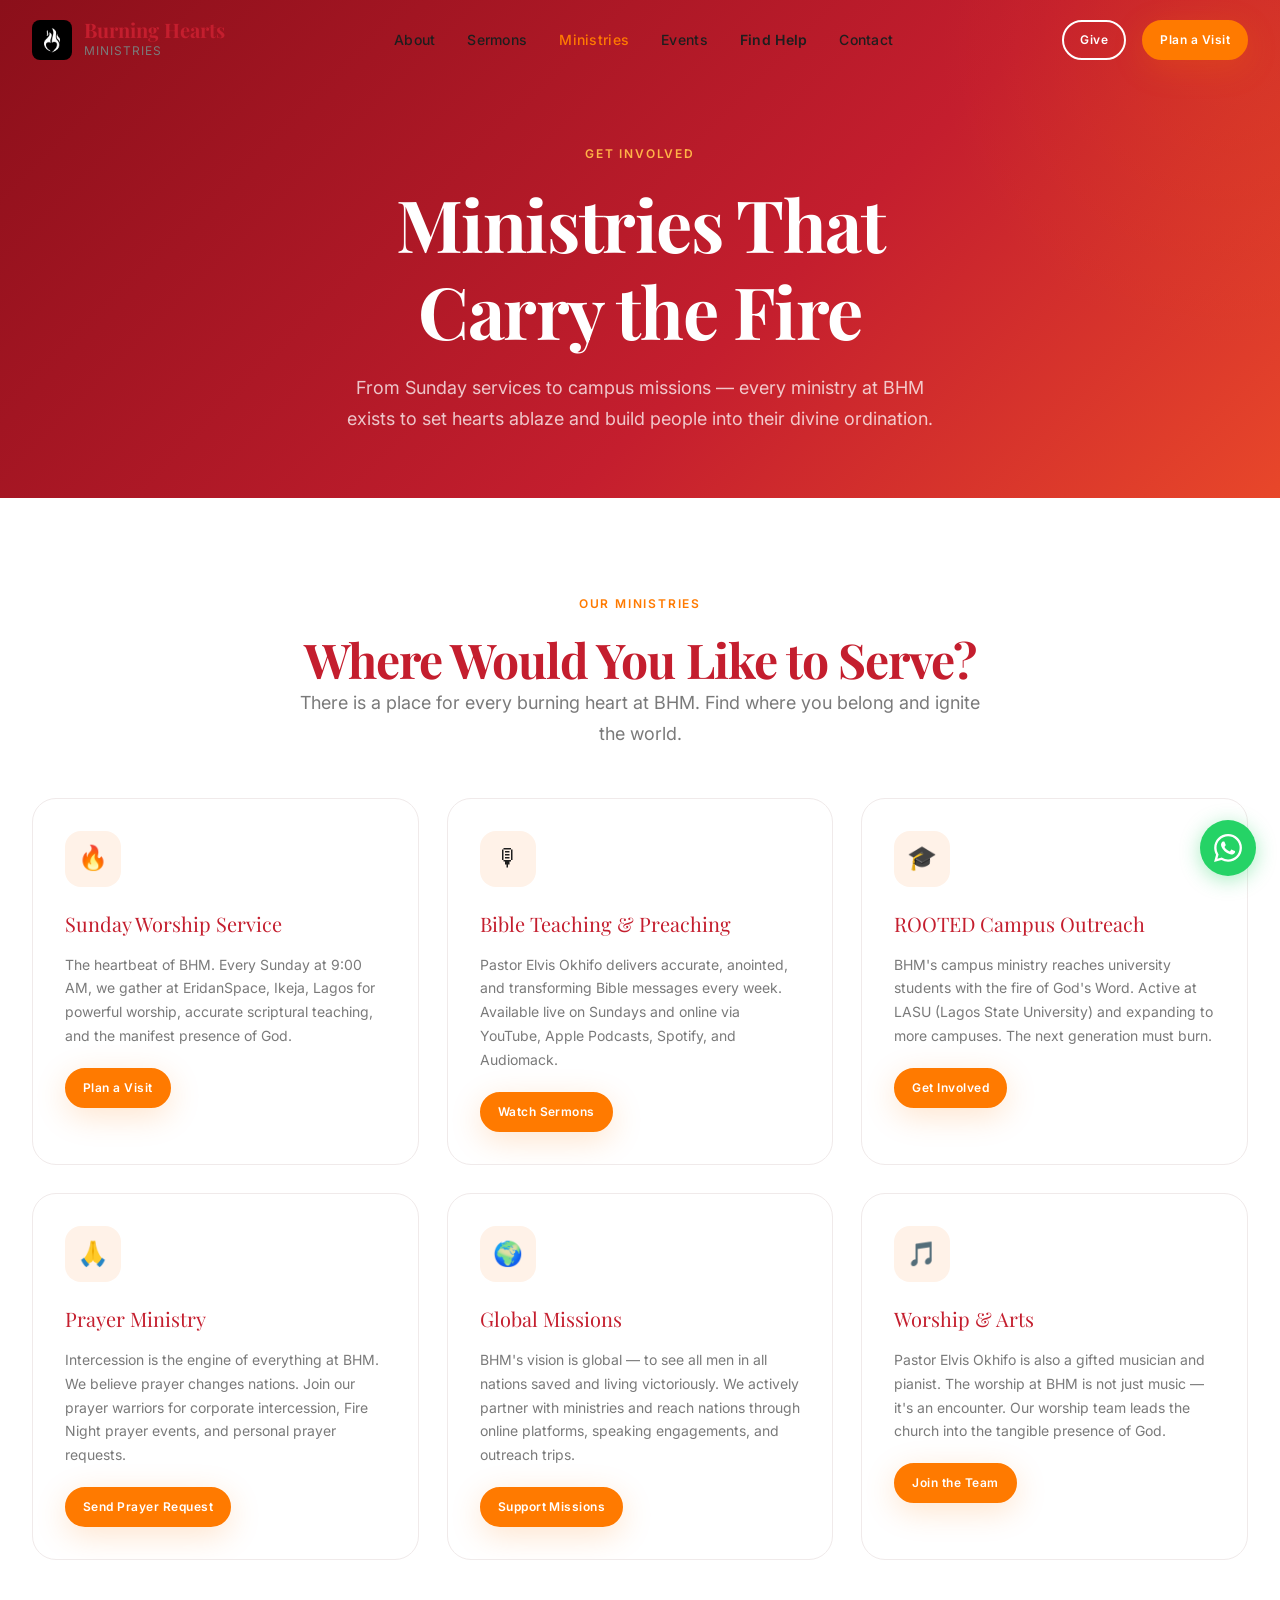
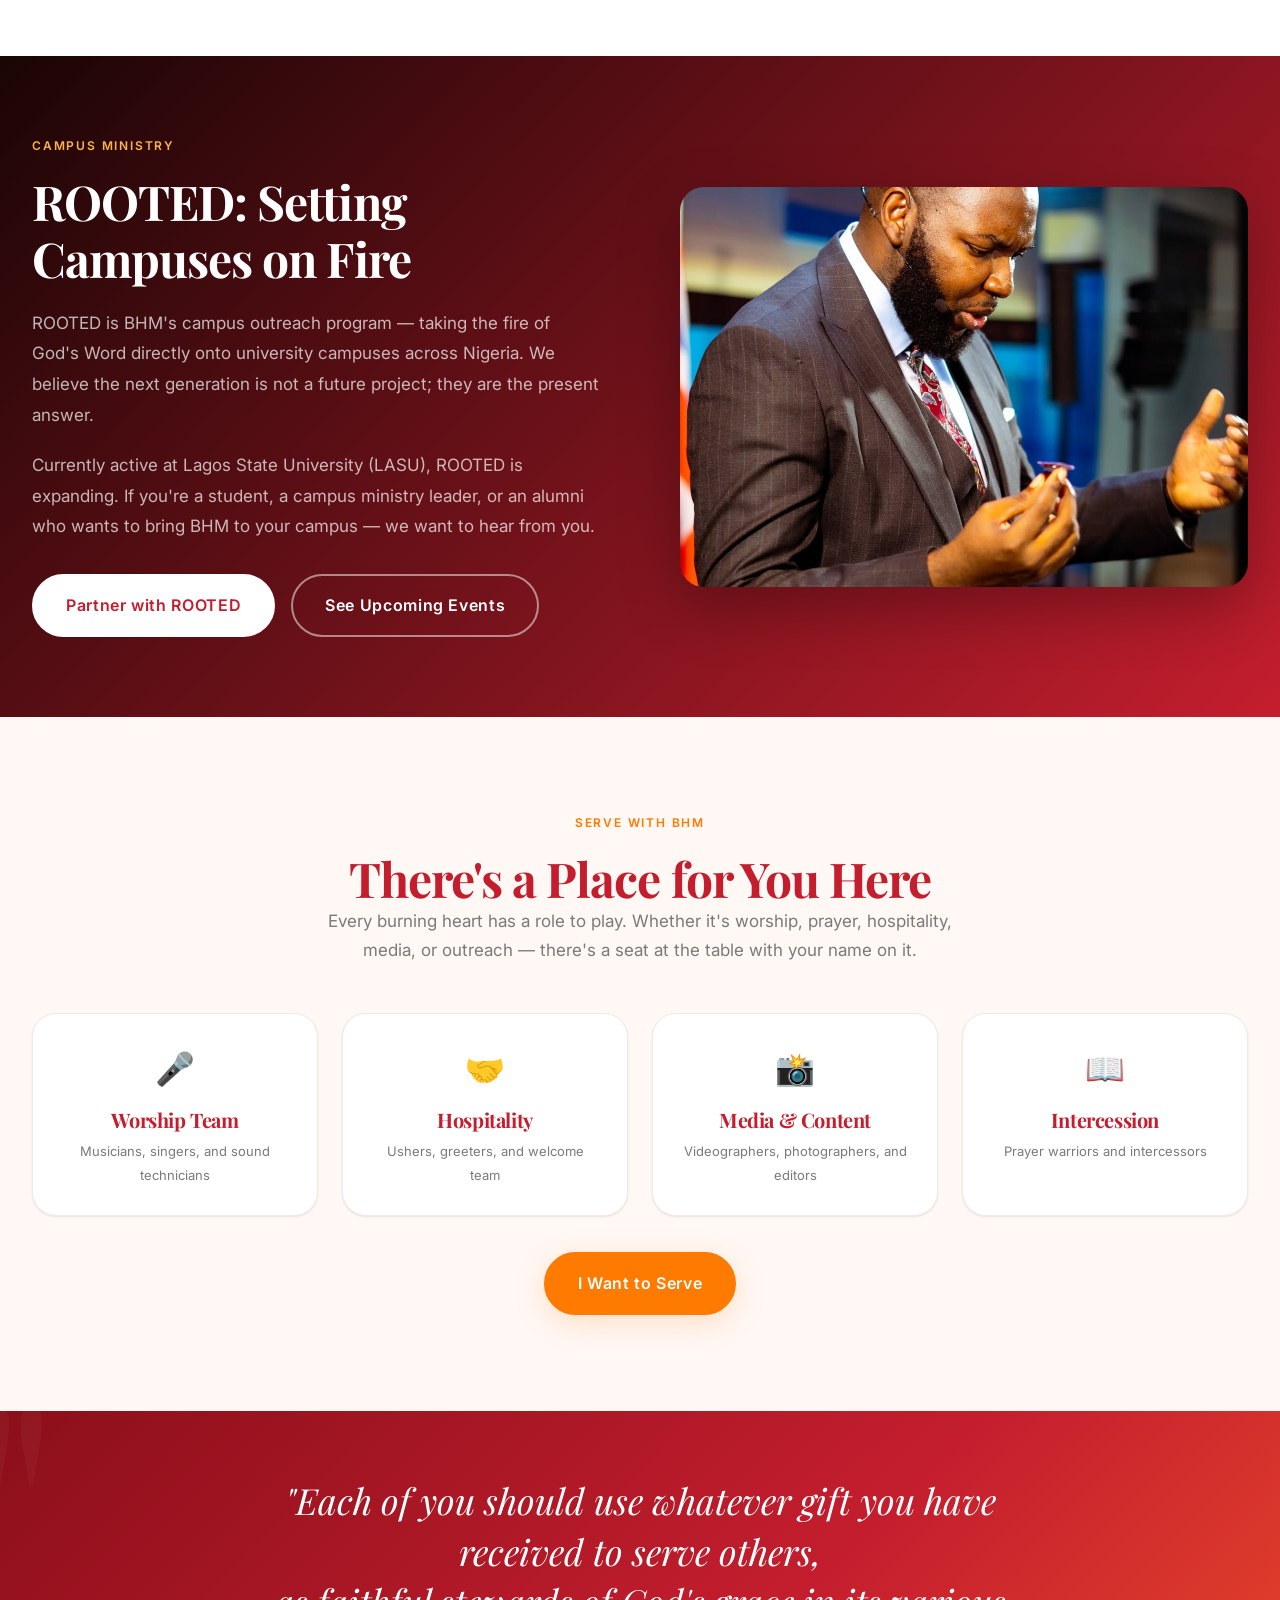
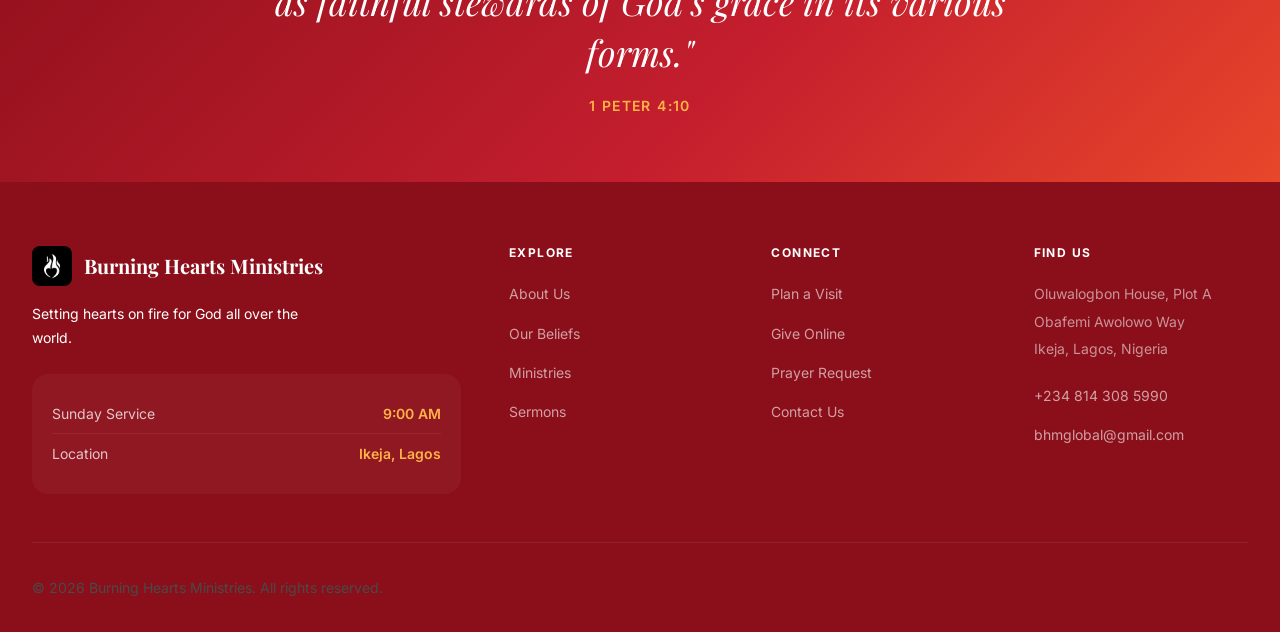
<file: ministries.html>
<!DOCTYPE html>
<html lang="en">
<head>
  <meta charset="UTF-8" />
  <meta name="viewport" content="width=device-width, initial-scale=1.0" />
  <meta name="description" content="Explore the ministries of Burning Hearts Ministries — Sunday worship, ROOTED campus outreach, prayer, youth, and more." />
  <title>Ministries — Burning Hearts Ministries</title>
    <link rel="icon" href="images/bhm-logo.png" type="image/png" />
  <link rel="apple-touch-icon" href="images/bhm-logo.png" />
  <link rel="preconnect" href="https://fonts.googleapis.com" />
    <link rel="icon" href="images/bhm-logo.png" type="image/png" />
  <link rel="apple-touch-icon" href="images/bhm-logo.png" />
  <link rel="preconnect" href="https://fonts.gstatic.com" crossorigin />
  <link href="https://fonts.googleapis.com/css2?family=Playfair+Display:ital,wght@0,700;0,800;1,700&family=Inter:wght@400;500;600&display=swap" rel="stylesheet" />
  <link rel="stylesheet" href="css/style.css" />
</head>
<body>

  <nav class="nav nav--scrolled" id="main-nav">
    <div class="nav__inner">
      <a href="index.html" class="nav__logo">
        <div class="nav__logo-mark"><img src="images/bhm-logo.png" alt="BHM" /></div>
        <div><div class="nav__logo-text">Burning Hearts</div><div class="nav__logo-sub">Ministries</div></div>
      </a>
      <ul class="nav__links">
        <li><a href="about.html" class="nav__link">About</a></li>
        <li><a href="sermons.html" class="nav__link">Sermons</a></li>
        <li><a href="ministries.html" class="nav__link nav__link--active">Ministries</a></li>
        <li><a href="events.html" class="nav__link">Events</a></li>
        <li><a href="find-help.html" class="nav__link nav__link--find-help">Find Help</a></li>
        <li><a href="contact.html" class="nav__link">Contact</a></li>
      </ul>
      <div class="nav__actions">
        <a href="give.html" class="btn btn--secondary btn--sm">Give</a>
        <a href="plan-visit.html" class="btn btn--primary btn--sm">Plan a Visit</a>
        <button class="nav__menu-btn" id="menu-btn"><span></span><span></span><span></span></button>
      </div>
    </div>
  </nav>
  <div class="mobile-nav" id="mobile-nav"><button class="mobile-nav__close" id="mobile-nav-close">✕</button><ul class="mobile-nav__links"><li><a href="index.html" class="mobile-nav__link">Home</a></li><li><a href="about.html" class="mobile-nav__link">About</a></li><li><a href="sermons.html" class="mobile-nav__link">Sermons</a></li><li><a href="ministries.html" class="mobile-nav__link">Ministries</a></li><li><a href="events.html" class="mobile-nav__link">Events</a></li><li><a href="find-help.html" class="mobile-nav__link mobile-nav__link--find-help">Find Help</a></li><li><a href="plan-visit.html" class="mobile-nav__link">Plan a Visit</a></li><li><a href="give.html" class="mobile-nav__link">Give</a></li><li><a href="contact.html" class="mobile-nav__link">Contact</a></li></ul></div>

  <main>

    <div class="page-hero">
      <span class="page-hero__label">Get Involved</span>
      <h1 class="page-hero__title">Ministries That<br>Carry the Fire</h1>
      <p class="page-hero__subtitle">From Sunday services to campus missions — every ministry at BHM exists to set hearts ablaze and build people into their divine ordination.</p>
    </div>

    <!-- Ministries Grid -->
    <section class="section">
      <div class="container">
        <div class="section-header section-header--center reveal">
          <span class="section-header__label">Our Ministries</span>
          <h2>Where Would You Like to Serve?</h2>
          <p class="section-header__desc">There is a place for every burning heart at BHM. Find where you belong and ignite the world.</p>
        </div>
        <div class="grid grid-3 reveal" style="gap:28px;">

          <div class="ministry-card">
            <div class="ministry-card__icon">🔥</div>
            <div class="ministry-card__title">Sunday Worship Service</div>
            <p class="ministry-card__desc">The heartbeat of BHM. Every Sunday at 9:00 AM, we gather at EridanSpace, Ikeja, Lagos for powerful worship, accurate scriptural teaching, and the manifest presence of God.</p>
            <div style="margin-top:20px;"><a href="plan-visit.html" class="btn btn--primary btn--sm">Plan a Visit</a></div>
          </div>

          <div class="ministry-card">
            <div class="ministry-card__icon">🎙</div>
            <div class="ministry-card__title">Bible Teaching &amp; Preaching</div>
            <p class="ministry-card__desc">Pastor Elvis Okhifo delivers accurate, anointed, and transforming Bible messages every week. Available live on Sundays and online via YouTube, Apple Podcasts, Spotify, and Audiomack.</p>
            <div style="margin-top:20px;"><a href="sermons.html" class="btn btn--primary btn--sm">Watch Sermons</a></div>
          </div>

          <div class="ministry-card">
            <div class="ministry-card__icon">🎓</div>
            <div class="ministry-card__title">ROOTED Campus Outreach</div>
            <p class="ministry-card__desc">BHM's campus ministry reaches university students with the fire of God's Word. Active at LASU (Lagos State University) and expanding to more campuses. The next generation must burn.</p>
            <div style="margin-top:20px;"><a href="contact.html" class="btn btn--primary btn--sm">Get Involved</a></div>
          </div>

          <div class="ministry-card">
            <div class="ministry-card__icon">🙏</div>
            <div class="ministry-card__title">Prayer Ministry</div>
            <p class="ministry-card__desc">Intercession is the engine of everything at BHM. We believe prayer changes nations. Join our prayer warriors for corporate intercession, Fire Night prayer events, and personal prayer requests.</p>
            <div style="margin-top:20px;"><a href="contact.html#prayer" class="btn btn--primary btn--sm">Send Prayer Request</a></div>
          </div>

          <div class="ministry-card">
            <div class="ministry-card__icon">🌍</div>
            <div class="ministry-card__title">Global Missions</div>
            <p class="ministry-card__desc">BHM's vision is global — to see all men in all nations saved and living victoriously. We actively partner with ministries and reach nations through online platforms, speaking engagements, and outreach trips.</p>
            <div style="margin-top:20px;"><a href="give.html" class="btn btn--primary btn--sm">Support Missions</a></div>
          </div>

          <div class="ministry-card">
            <div class="ministry-card__icon">🎵</div>
            <div class="ministry-card__title">Worship &amp; Arts</div>
            <p class="ministry-card__desc">Pastor Elvis Okhifo is also a gifted musician and pianist. The worship at BHM is not just music — it's an encounter. Our worship team leads the church into the tangible presence of God.</p>
            <div style="margin-top:20px;"><a href="contact.html" class="btn btn--primary btn--sm">Join the Team</a></div>
          </div>

        </div>
      </div>
    </section>

    <!-- ROOTED Feature -->
    <section class="section" style="background: linear-gradient(135deg, #1A0505 0%, #C41E2E 100%); padding:80px 0;">
      <div class="container">
        <div style="display:grid; grid-template-columns:1fr 1fr; gap:80px; align-items:center;" class="reveal">
          <div>
            <span class="section-header__label" style="color:var(--color-accent-light);">Campus Ministry</span>
            <h2 style="color:white; margin-bottom:20px;">ROOTED: Setting Campuses on Fire</h2>
            <p style="color:rgba(255,255,255,0.70); font-size:17px; line-height:1.8; margin-bottom:20px;">
              ROOTED is BHM's campus outreach program — taking the fire of God's Word directly onto university campuses across Nigeria. We believe the next generation is not a future project; they are the present answer.
            </p>
            <p style="color:rgba(255,255,255,0.70); font-size:17px; line-height:1.8; margin-bottom:32px;">
              Currently active at Lagos State University (LASU), ROOTED is expanding. If you're a student, a campus ministry leader, or an alumni who wants to bring BHM to your campus — we want to hear from you.
            </p>
            <div style="display:flex; gap:16px; flex-wrap:wrap;">
              <a href="contact.html" class="btn btn--white btn--lg">Partner with ROOTED</a>
              <a href="events.html" class="btn btn--ghost btn--lg">See Upcoming Events</a>
            </div>
          </div>
          <div style="border-radius:24px; overflow:hidden; box-shadow:0 20px 60px rgba(0,0,0,0.3);">
            <img src="images/pastor-lords-table.jpg" alt="ROOTED Campus Outreach" style="width:100%;height:400px;object-fit:cover;" />
          </div>
        </div>
      </div>
    </section>

    <!-- Serve Section -->
    <section class="section section--warm" id="serve">
      <div class="container">
        <div style="text-align:center; max-width:640px; margin:0 auto 48px;" class="reveal">
          <span class="section-header__label">Serve with BHM</span>
          <h2>There's a Place for You Here</h2>
          <p style="font-size:17px; color:var(--color-muted); line-height:1.7;">
            Every burning heart has a role to play. Whether it's worship, prayer, hospitality, media, or outreach — there's a seat at the table with your name on it.
          </p>
        </div>
        <div class="grid grid-4 reveal" style="gap:24px;">
          <div style="background:white; border-radius:var(--radius-xl); padding:28px; text-align:center; border:1px solid var(--color-border-light); box-shadow:var(--shadow-sm);">
            <div style="font-size:32px; margin-bottom:12px;">🎤</div>
            <h4 style="margin-bottom:8px;">Worship Team</h4>
            <p style="font-size:13px; color:var(--color-muted);">Musicians, singers, and sound technicians</p>
          </div>
          <div style="background:white; border-radius:var(--radius-xl); padding:28px; text-align:center; border:1px solid var(--color-border-light); box-shadow:var(--shadow-sm);">
            <div style="font-size:32px; margin-bottom:12px;">🤝</div>
            <h4 style="margin-bottom:8px;">Hospitality</h4>
            <p style="font-size:13px; color:var(--color-muted);">Ushers, greeters, and welcome team</p>
          </div>
          <div style="background:white; border-radius:var(--radius-xl); padding:28px; text-align:center; border:1px solid var(--color-border-light); box-shadow:var(--shadow-sm);">
            <div style="font-size:32px; margin-bottom:12px;">📸</div>
            <h4 style="margin-bottom:8px;">Media &amp; Content</h4>
            <p style="font-size:13px; color:var(--color-muted);">Videographers, photographers, and editors</p>
          </div>
          <div style="background:white; border-radius:var(--radius-xl); padding:28px; text-align:center; border:1px solid var(--color-border-light); box-shadow:var(--shadow-sm);">
            <div style="font-size:32px; margin-bottom:12px;">📖</div>
            <h4 style="margin-bottom:8px;">Intercession</h4>
            <p style="font-size:13px; color:var(--color-muted);">Prayer warriors and intercessors</p>
          </div>
        </div>
        <div style="text-align:center; margin-top:36px;" class="reveal">
          <a href="contact.html" class="btn btn--primary btn--lg">I Want to Serve</a>
        </div>
      </div>
    </section>

    <div class="scripture-banner">
      <p class="scripture-banner__text">"Each of you should use whatever gift you have received to serve others,<br>as faithful stewards of God's grace in its various forms."</p>
      <p class="scripture-banner__ref">1 Peter 4:10</p>
    </div>

  </main>

  <footer class="footer"><div class="container"><div class="footer__grid"><div class="footer__brand"><a href="index.html" class="footer__logo"><div class="footer__logo-mark"><img src="images/bhm-logo.png" alt="BHM" /></div><span class="footer__logo-name">Burning Hearts Ministries</span></a><p class="footer__tagline">Setting hearts on fire for God all over the world.</p><div class="footer__service-times"><div class="footer__service-time"><span>Sunday Service</span><span>9:00 AM</span></div><div class="footer__service-time"><span>Location</span><span>Ikeja, Lagos</span></div></div></div><div><h4 class="footer__col-title">Explore</h4><ul class="footer__links"><li><a href="about.html" class="footer__link">About Us</a></li><li><a href="beliefs.html" class="footer__link">Our Beliefs</a></li><li><a href="ministries.html" class="footer__link">Ministries</a></li><li><a href="sermons.html" class="footer__link">Sermons</a></li></ul></div><div><h4 class="footer__col-title">Connect</h4><ul class="footer__links"><li><a href="plan-visit.html" class="footer__link">Plan a Visit</a></li><li><a href="give.html" class="footer__link">Give Online</a></li><li><a href="contact.html#prayer" class="footer__link">Prayer Request</a></li><li><a href="contact.html" class="footer__link">Contact Us</a></li></ul></div><div><h4 class="footer__col-title">Find Us</h4><ul class="footer__links"><li><span class="footer__link" style="cursor:default;color:rgba(255,255,255,0.55);">Oluwalogbon House, Plot A<br>Obafemi Awolowo Way<br>Ikeja, Lagos, Nigeria</span></li><li style="margin-top:8px;"><a href="tel:+2348143085990" class="footer__link">+234 814 308 5990</a></li><li><a href="mailto:bhmglobal@gmail.com" class="footer__link">bhmglobal@gmail.com</a></li></ul></div></div><div class="footer__bottom"><p>© 2026 Burning Hearts Ministries. All rights reserved.</p></div></div></footer>
  <a href="https://wa.me/2348143085990" class="whatsapp-float" target="_blank" rel="noopener" aria-label="WhatsApp"><svg viewBox="0 0 24 24"><path d="M17.472 14.382c-.297-.149-1.758-.867-2.03-.967-.273-.099-.471-.148-.67.15-.197.297-.767.966-.94 1.164-.173.199-.347.223-.644.075-.297-.15-1.255-.463-2.39-1.475-.883-.788-1.48-1.761-1.653-2.059-.173-.297-.018-.458.13-.606.134-.133.298-.347.446-.52.149-.174.198-.298.298-.497.099-.198.05-.371-.025-.52-.075-.149-.669-1.612-.916-2.207-.242-.579-.487-.5-.669-.51-.173-.008-.371-.01-.57-.01-.198 0-.52.074-.792.372-.272.297-1.04 1.016-1.04 2.479 0 1.462 1.065 2.875 1.213 3.074.149.198 2.096 3.2 5.077 4.487.709.306 1.262.489 1.694.625.712.227 1.36.195 1.871.118.571-.085 1.758-.719 2.006-1.413.248-.694.248-1.289.173-1.413-.074-.124-.272-.198-.57-.347m-5.421 7.403h-.004a9.87 9.87 0 01-5.031-1.378l-.361-.214-3.741.982.998-3.648-.235-.374a9.86 9.86 0 01-1.51-5.26c.001-5.45 4.436-9.884 9.888-9.884 2.64 0 5.122 1.03 6.988 2.898a9.825 9.825 0 012.893 6.994c-.003 5.45-4.437 9.884-9.885 9.884m8.413-18.297A11.815 11.815 0 0012.05 0C5.495 0 .16 5.335.157 11.892c0 2.096.547 4.142 1.588 5.945L.057 24l6.305-1.654a11.882 11.882 0 005.683 1.448h.005c6.554 0 11.89-5.335 11.893-11.893a11.821 11.821 0 00-3.48-8.413z" fill="white"/></svg></a>
  <script src="js/main.js"></script>
</body>
</html>
</file>
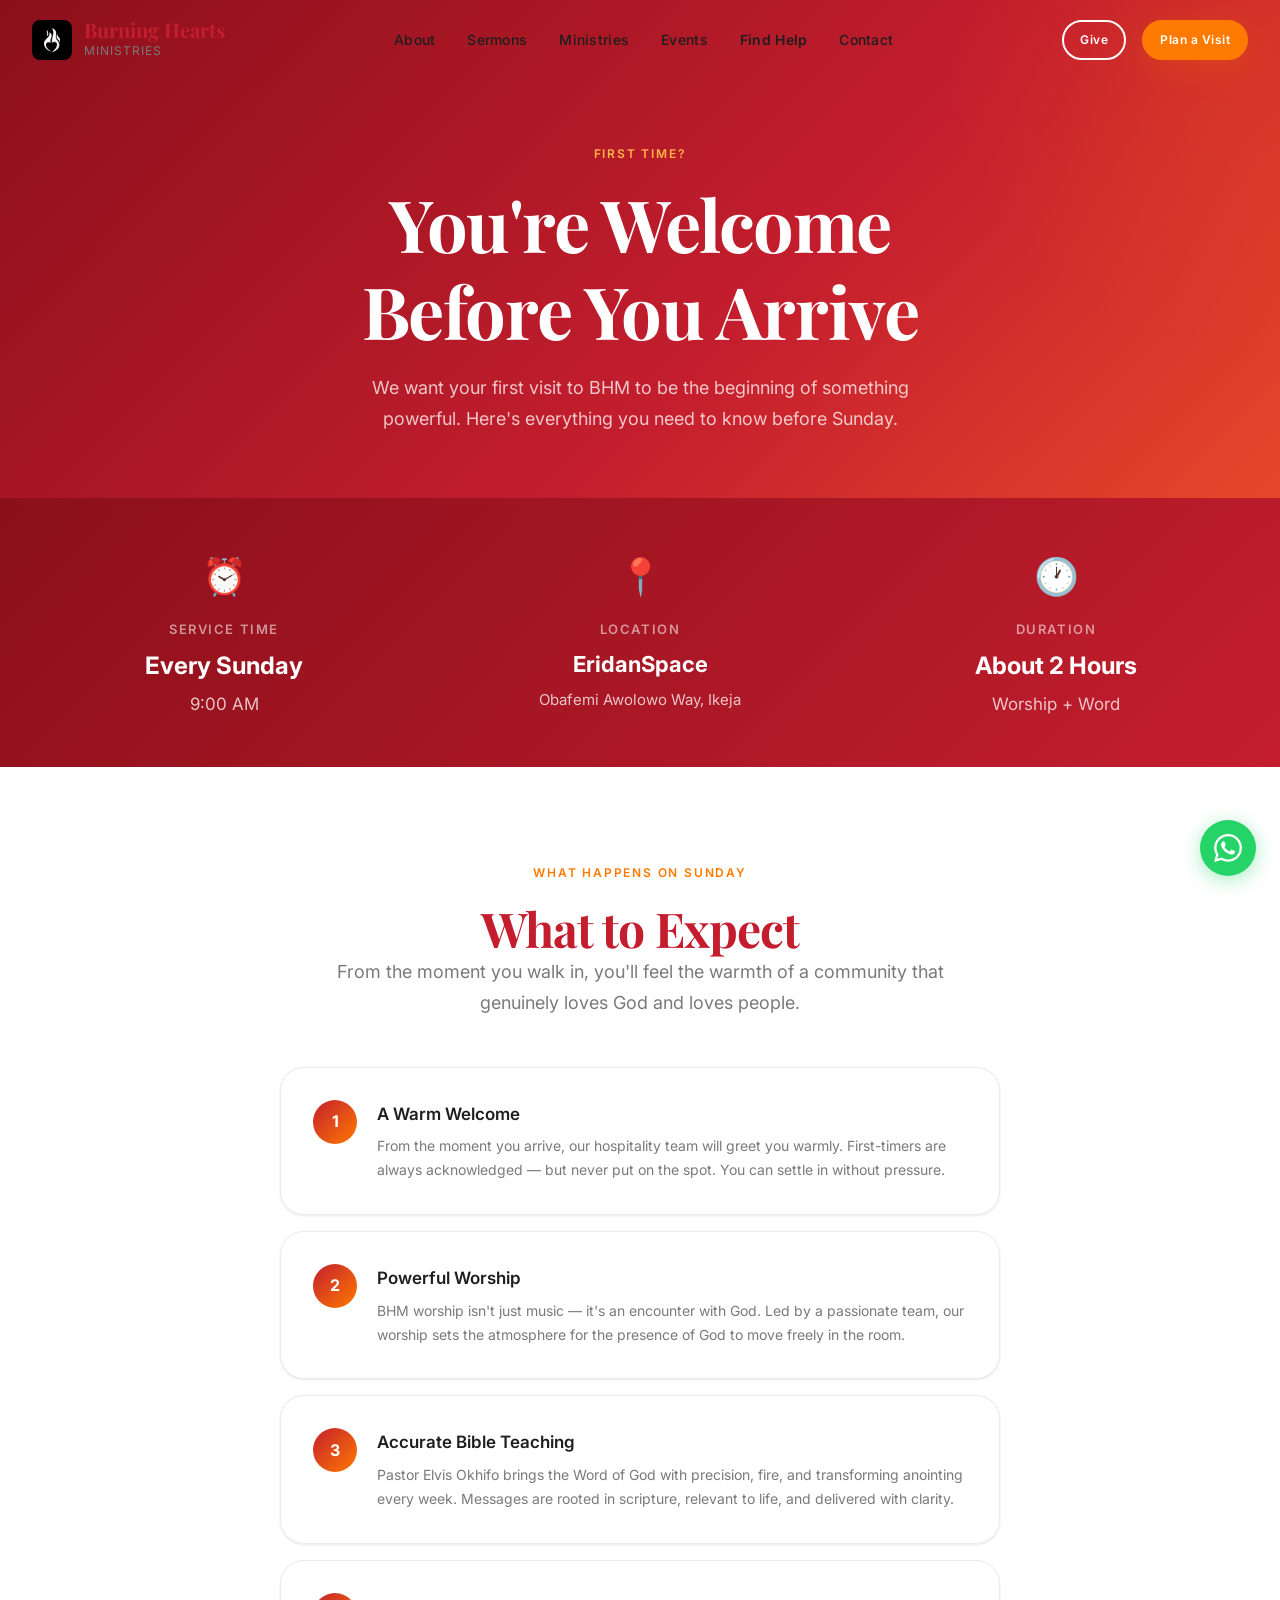
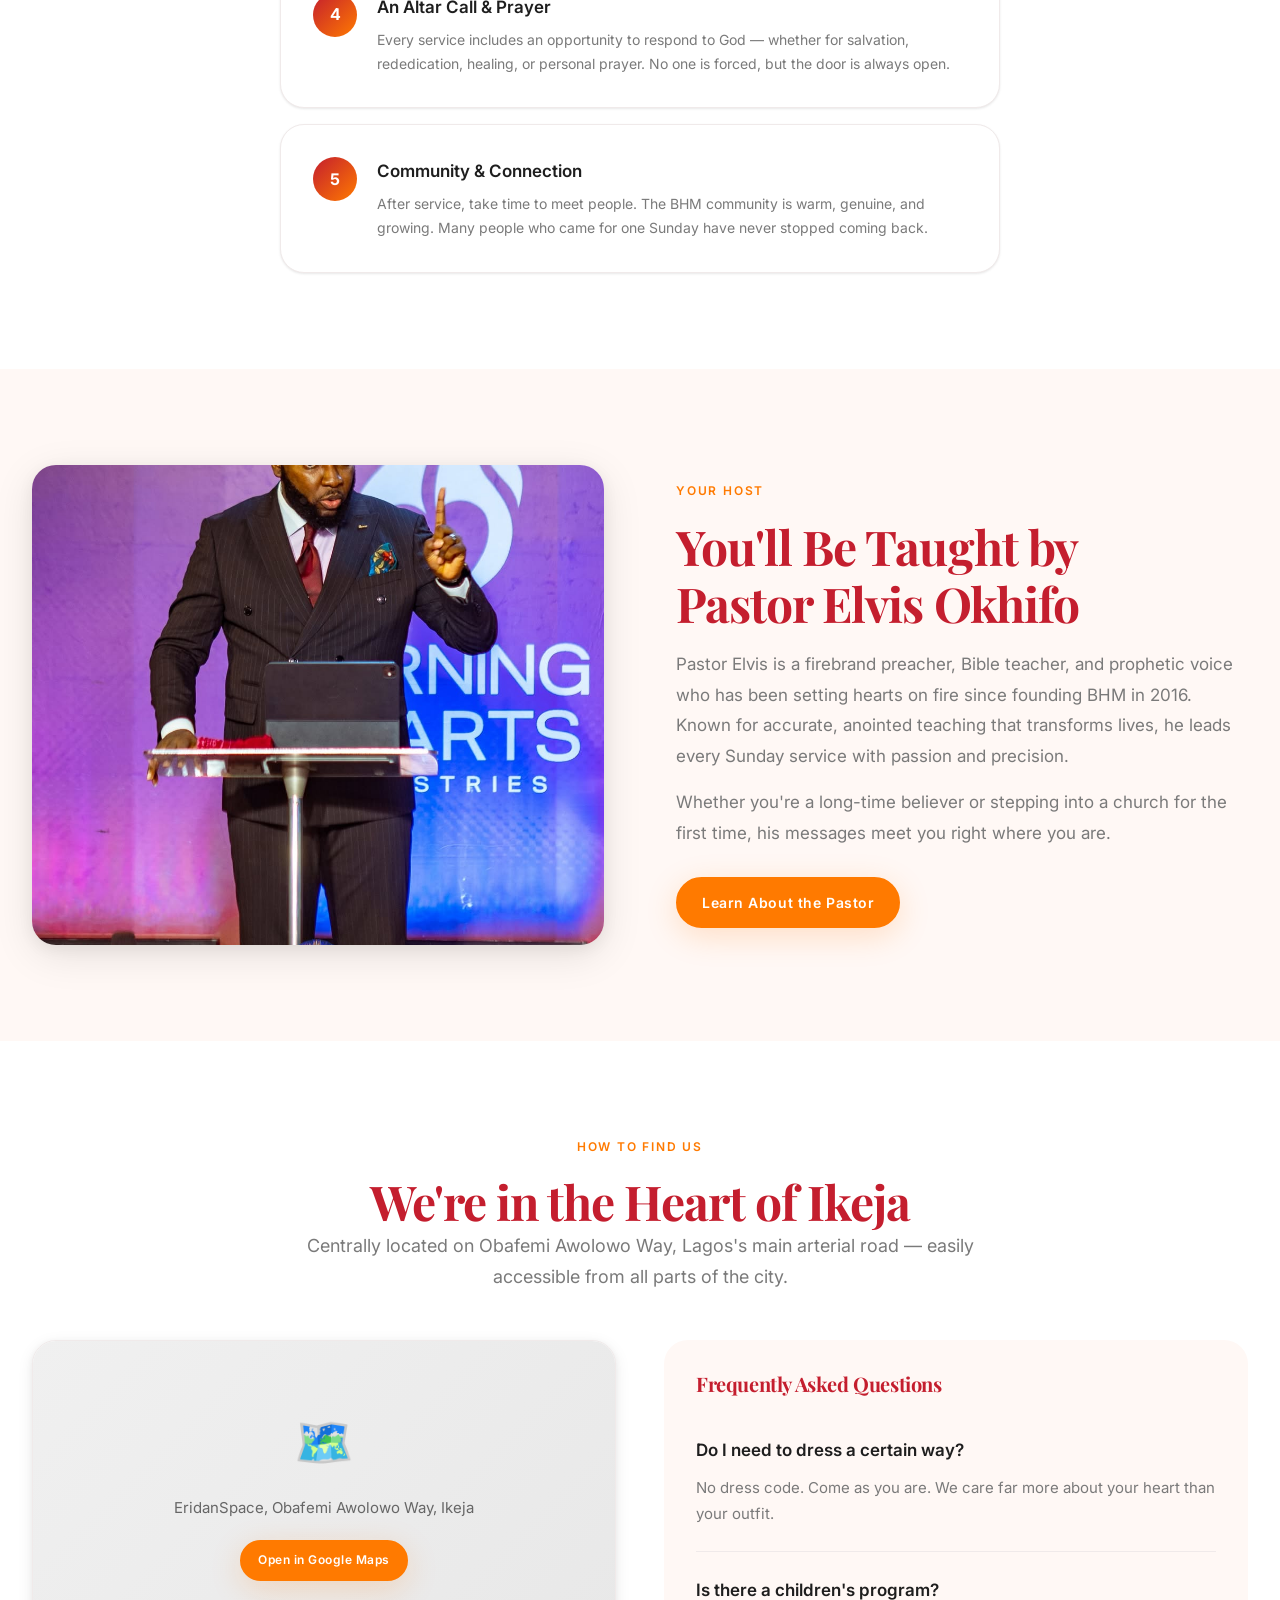
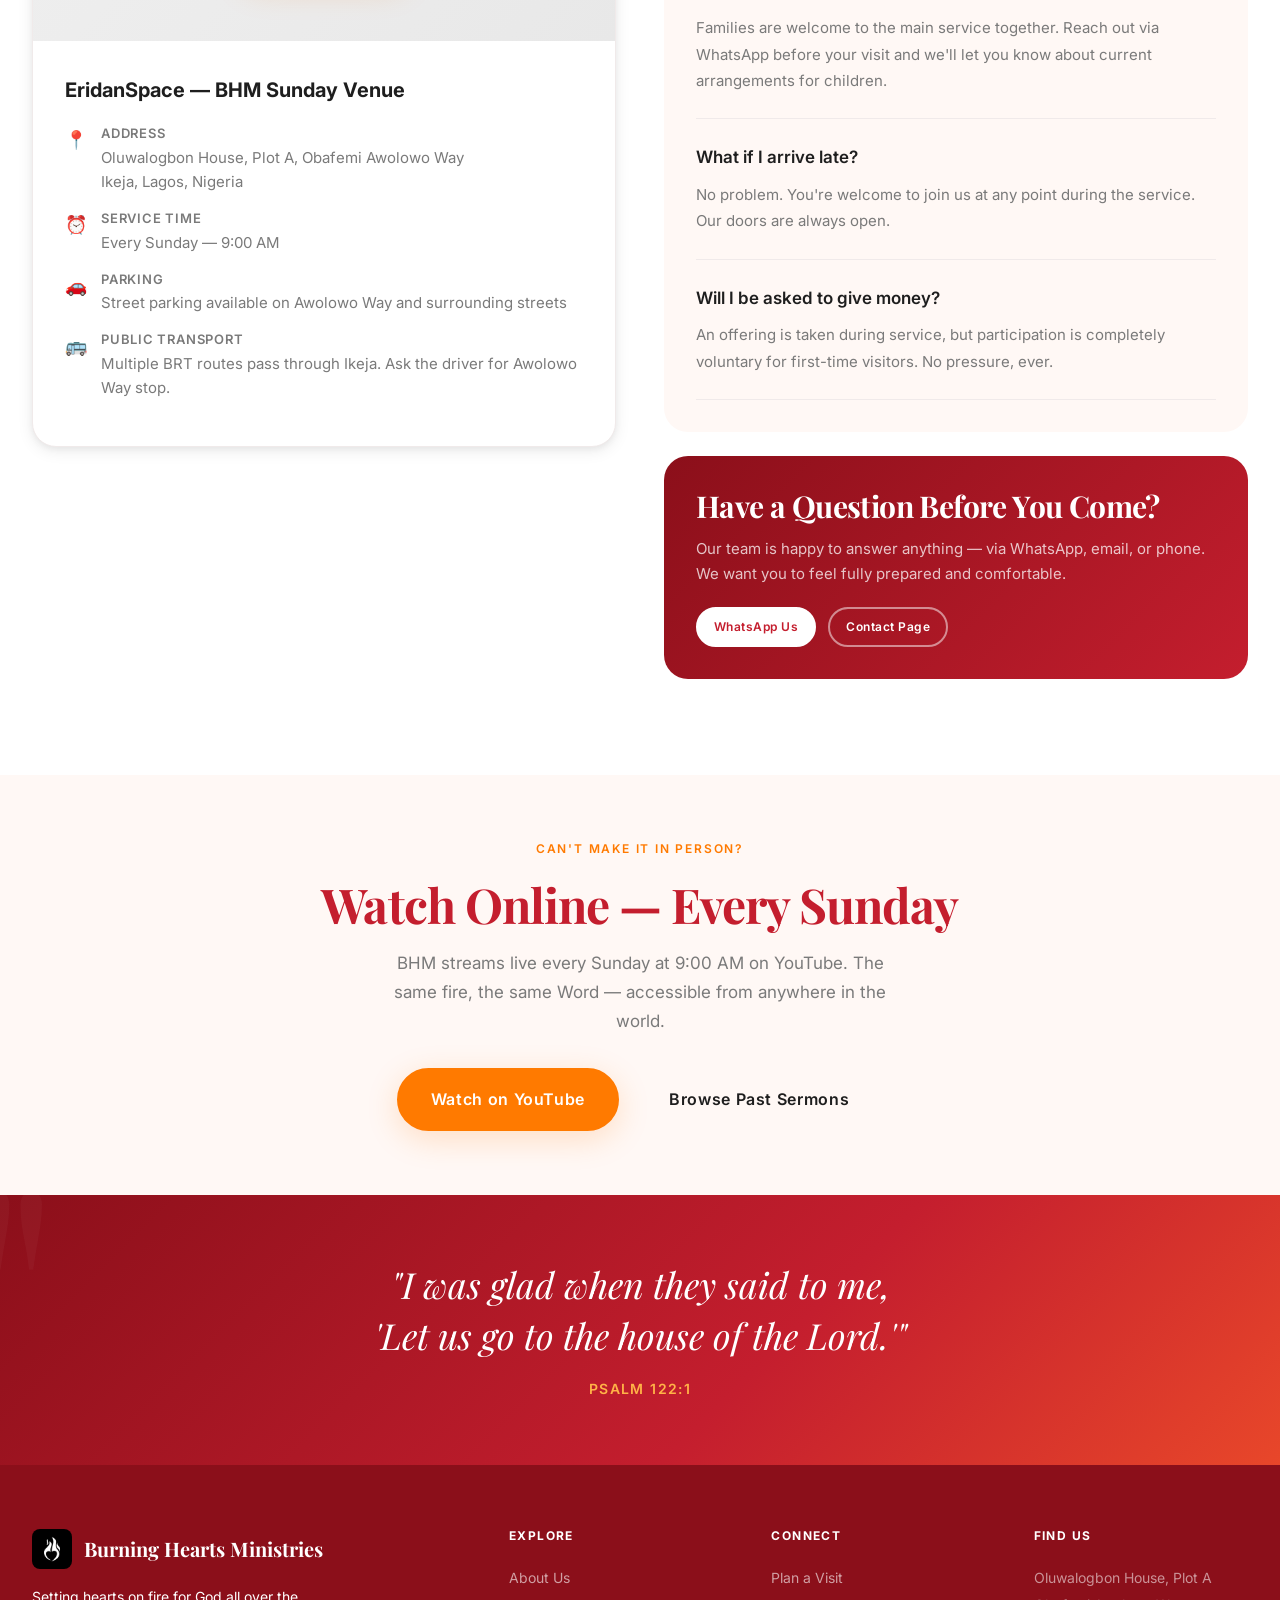
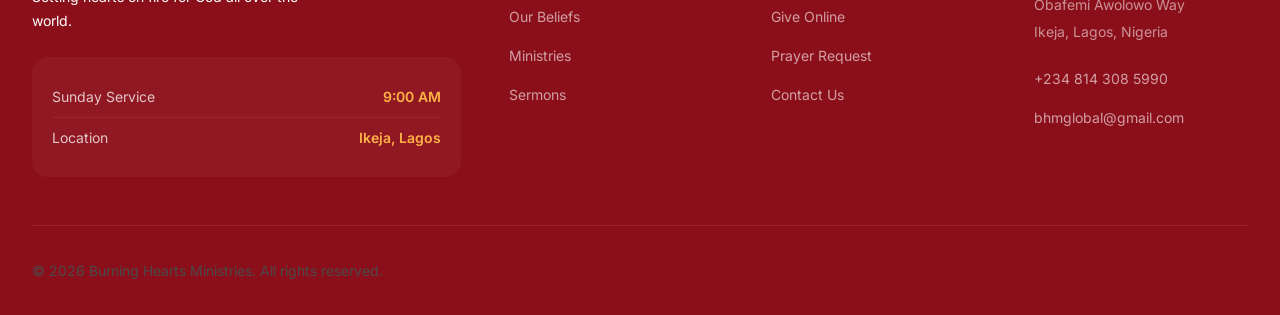
<file: plan-visit.html>
<!DOCTYPE html>
<html lang="en">
<head>
  <meta charset="UTF-8" />
  <meta name="viewport" content="width=device-width, initial-scale=1.0" />
  <meta name="description" content="Plan your first visit to Burning Hearts Ministries. Sunday service at 9:00 AM at EridanSpace, Obafemi Awolowo Way, Ikeja, Lagos." />
  <title>Plan a Visit — Burning Hearts Ministries</title>
    <link rel="icon" href="images/bhm-logo.png" type="image/png" />
  <link rel="apple-touch-icon" href="images/bhm-logo.png" />
  <link rel="preconnect" href="https://fonts.googleapis.com" />
    <link rel="icon" href="images/bhm-logo.png" type="image/png" />
  <link rel="apple-touch-icon" href="images/bhm-logo.png" />
  <link rel="preconnect" href="https://fonts.gstatic.com" crossorigin />
  <link href="https://fonts.googleapis.com/css2?family=Playfair+Display:ital,wght@0,700;0,800;1,700&family=Inter:wght@400;500;600&display=swap" rel="stylesheet" />
  <link rel="stylesheet" href="css/style.css" />
  <style>
    .expect-card {
      background: white;
      border-radius: var(--radius-xl);
      padding: 32px;
      border: 1px solid var(--color-border-light);
      box-shadow: var(--shadow-sm);
      display: flex;
      gap: 20px;
      align-items: flex-start;
    }
    .expect-card__num {
      width: 44px;
      height: 44px;
      background: linear-gradient(135deg, var(--color-primary), var(--color-accent));
      border-radius: 50%;
      display: flex;
      align-items: center;
      justify-content: center;
      font-weight: 700;
      font-size: 16px;
      color: white;
      flex-shrink: 0;
    }
    .expect-card__title {
      font-size: 17px;
      font-weight: 600;
      color: var(--color-heading);
      margin-bottom: 6px;
    }
    .expect-card__desc {
      font-size: 14px;
      color: var(--color-muted);
      line-height: 1.7;
    }

    .faq-item {
      border-bottom: 1px solid var(--color-border-light);
      padding: 24px 0;
    }
    .faq-item:first-child { padding-top: 0; }
    .faq-item__q {
      font-size: 17px;
      font-weight: 600;
      color: var(--color-heading);
      margin-bottom: 10px;
    }
    .faq-item__a {
      font-size: 15px;
      color: var(--color-muted);
      line-height: 1.75;
    }

    .location-card {
      background: white;
      border-radius: var(--radius-xl);
      border: 1px solid var(--color-border-light);
      box-shadow: var(--shadow-md);
      overflow: hidden;
    }
    .location-card__map {
      width: 100%;
      height: 300px;
      background: linear-gradient(135deg, #f0f0f0, #e8e8e8);
      display: flex;
      align-items: center;
      justify-content: center;
      flex-direction: column;
      gap: 12px;
      font-size: 15px;
      color: #666;
    }
    .location-card__map-icon { font-size: 48px; }
    .location-card__details { padding: 32px; }
    .location-card__name {
      font-family: var(--font-display);
      font-size: 20px;
      font-weight: 700;
      color: var(--color-heading);
      margin-bottom: 16px;
    }
    .location-card__row {
      display: flex;
      gap: 14px;
      align-items: flex-start;
      margin-bottom: 14px;
    }
    .location-card__row-icon { font-size: 18px; flex-shrink: 0; margin-top: 2px; }
    .location-card__row-text { font-size: 15px; color: var(--color-muted); line-height: 1.6; }
    .location-card__row-text strong { color: var(--color-heading); display: block; font-size: 13px; font-weight: 600; text-transform: uppercase; letter-spacing: 0.06em; margin-bottom: 2px; }
  </style>
</head>
<body>

  <nav class="nav nav--scrolled" id="main-nav">
    <div class="nav__inner">
      <a href="index.html" class="nav__logo">
        <div class="nav__logo-mark"><img src="images/bhm-logo.png" alt="BHM" /></div>
        <div><div class="nav__logo-text">Burning Hearts</div><div class="nav__logo-sub">Ministries</div></div>
      </a>
      <ul class="nav__links">
        <li><a href="about.html" class="nav__link">About</a></li>
        <li><a href="sermons.html" class="nav__link">Sermons</a></li>
        <li><a href="ministries.html" class="nav__link">Ministries</a></li>
        <li><a href="events.html" class="nav__link">Events</a></li>
        <li><a href="find-help.html" class="nav__link nav__link--find-help">Find Help</a></li>
        <li><a href="contact.html" class="nav__link">Contact</a></li>
      </ul>
      <div class="nav__actions">
        <a href="give.html" class="btn btn--secondary btn--sm">Give</a>
        <a href="plan-visit.html" class="btn btn--primary btn--sm">Plan a Visit</a>
        <button class="nav__menu-btn" id="menu-btn"><span></span><span></span><span></span></button>
      </div>
    </div>
  </nav>
  <div class="mobile-nav" id="mobile-nav"><button class="mobile-nav__close" id="mobile-nav-close">✕</button><ul class="mobile-nav__links"><li><a href="index.html" class="mobile-nav__link">Home</a></li><li><a href="about.html" class="mobile-nav__link">About</a></li><li><a href="sermons.html" class="mobile-nav__link">Sermons</a></li><li><a href="ministries.html" class="mobile-nav__link">Ministries</a></li><li><a href="events.html" class="mobile-nav__link">Events</a></li><li><a href="find-help.html" class="mobile-nav__link mobile-nav__link--find-help">Find Help</a></li><li><a href="plan-visit.html" class="mobile-nav__link">Plan a Visit</a></li><li><a href="give.html" class="mobile-nav__link">Give</a></li><li><a href="contact.html" class="mobile-nav__link">Contact</a></li></ul></div>

  <main>

    <div class="page-hero">
      <span class="page-hero__label">First Time?</span>
      <h1 class="page-hero__title">You're Welcome<br>Before You Arrive</h1>
      <p class="page-hero__subtitle">We want your first visit to BHM to be the beginning of something powerful. Here's everything you need to know before Sunday.</p>
    </div>

    <!-- Service Info Bar -->
    <section style="background: linear-gradient(135deg, var(--color-primary-dark) 0%, var(--color-primary) 100%); padding: 48px 0;">
      <div class="container">
        <div style="display:grid; grid-template-columns:repeat(3,1fr); gap:32px; text-align:center;" class="reveal">
          <div>
            <div style="font-size:36px; margin-bottom:10px;">⏰</div>
            <div style="font-size:13px; font-weight:600; letter-spacing:0.12em; text-transform:uppercase; color:rgba(255,255,255,0.55); margin-bottom:6px;">Service Time</div>
            <div style="font-size:24px; font-weight:700; color:white; font-family:var(--font-display);">Every Sunday</div>
            <div style="font-size:17px; color:rgba(255,255,255,0.75); margin-top:4px;">9:00 AM</div>
          </div>
          <div>
            <div style="font-size:36px; margin-bottom:10px;">📍</div>
            <div style="font-size:13px; font-weight:600; letter-spacing:0.12em; text-transform:uppercase; color:rgba(255,255,255,0.55); margin-bottom:6px;">Location</div>
            <div style="font-size:22px; font-weight:700; color:white; font-family:var(--font-display);">EridanSpace</div>
            <div style="font-size:15px; color:rgba(255,255,255,0.75); margin-top:4px;">Obafemi Awolowo Way, Ikeja</div>
          </div>
          <div>
            <div style="font-size:36px; margin-bottom:10px;">🕐</div>
            <div style="font-size:13px; font-weight:600; letter-spacing:0.12em; text-transform:uppercase; color:rgba(255,255,255,0.55); margin-bottom:6px;">Duration</div>
            <div style="font-size:24px; font-weight:700; color:white; font-family:var(--font-display);">About 2 Hours</div>
            <div style="font-size:17px; color:rgba(255,255,255,0.75); margin-top:4px;">Worship + Word</div>
          </div>
        </div>
      </div>
    </section>

    <!-- What to Expect -->
    <section class="section">
      <div class="container">
        <div class="section-header section-header--center reveal">
          <span class="section-header__label">What Happens on Sunday</span>
          <h2>What to Expect</h2>
          <p class="section-header__desc">From the moment you walk in, you'll feel the warmth of a community that genuinely loves God and loves people.</p>
        </div>
        <div style="display:flex; flex-direction:column; gap:16px; max-width:720px; margin:0 auto;" class="reveal">
          <div class="expect-card">
            <div class="expect-card__num">1</div>
            <div>
              <div class="expect-card__title">A Warm Welcome</div>
              <p class="expect-card__desc">From the moment you arrive, our hospitality team will greet you warmly. First-timers are always acknowledged — but never put on the spot. You can settle in without pressure.</p>
            </div>
          </div>
          <div class="expect-card">
            <div class="expect-card__num">2</div>
            <div>
              <div class="expect-card__title">Powerful Worship</div>
              <p class="expect-card__desc">BHM worship isn't just music — it's an encounter with God. Led by a passionate team, our worship sets the atmosphere for the presence of God to move freely in the room.</p>
            </div>
          </div>
          <div class="expect-card">
            <div class="expect-card__num">3</div>
            <div>
              <div class="expect-card__title">Accurate Bible Teaching</div>
              <p class="expect-card__desc">Pastor Elvis Okhifo brings the Word of God with precision, fire, and transforming anointing every week. Messages are rooted in scripture, relevant to life, and delivered with clarity.</p>
            </div>
          </div>
          <div class="expect-card">
            <div class="expect-card__num">4</div>
            <div>
              <div class="expect-card__title">An Altar Call & Prayer</div>
              <p class="expect-card__desc">Every service includes an opportunity to respond to God — whether for salvation, rededication, healing, or personal prayer. No one is forced, but the door is always open.</p>
            </div>
          </div>
          <div class="expect-card">
            <div class="expect-card__num">5</div>
            <div>
              <div class="expect-card__title">Community & Connection</div>
              <p class="expect-card__desc">After service, take time to meet people. The BHM community is warm, genuine, and growing. Many people who came for one Sunday have never stopped coming back.</p>
            </div>
          </div>
        </div>
      </div>
    </section>

    <!-- Pastor Section -->
    <section class="section section--warm">
      <div class="container">
        <div style="display:grid; grid-template-columns:1fr 1fr; gap:72px; align-items:center;" class="reveal">
          <div style="border-radius:24px; overflow:hidden; box-shadow:var(--shadow-lg);">
            <img src="images/pastor-pulpit.jpg" alt="Pastor Elvis Okhifo" style="width:100%; height:480px; object-fit:cover;" />
          </div>
          <div>
            <span class="section-header__label">Your Host</span>
            <h2 style="margin-bottom:16px;">You'll Be Taught by<br>Pastor Elvis Okhifo</h2>
            <p style="font-size:17px; color:var(--color-muted); line-height:1.8; margin-bottom:16px;">
              Pastor Elvis is a firebrand preacher, Bible teacher, and prophetic voice who has been setting hearts on fire since founding BHM in 2016. Known for accurate, anointed teaching that transforms lives, he leads every Sunday service with passion and precision.
            </p>
            <p style="font-size:17px; color:var(--color-muted); line-height:1.8; margin-bottom:28px;">
              Whether you're a long-time believer or stepping into a church for the first time, his messages meet you right where you are.
            </p>
            <a href="about.html" class="btn btn--primary">Learn About the Pastor</a>
          </div>
        </div>
      </div>
    </section>

    <!-- Location -->
    <section class="section" id="location">
      <div class="container">
        <div class="section-header section-header--center reveal">
          <span class="section-header__label">How to Find Us</span>
          <h2>We're in the Heart of Ikeja</h2>
          <p class="section-header__desc">Centrally located on Obafemi Awolowo Way, Lagos's main arterial road — easily accessible from all parts of the city.</p>
        </div>
        <div style="display:grid; grid-template-columns:1fr 1fr; gap:48px; align-items:start;" class="reveal">
          <div class="location-card">
            <div class="location-card__map">
              <div class="location-card__map-icon">🗺️</div>
              <span>EridanSpace, Obafemi Awolowo Way, Ikeja</span>
              <a href="https://maps.google.com/?q=Oluwalogbon+House+Obafemi+Awolowo+Way+Ikeja+Lagos" target="_blank" rel="noopener" class="btn btn--primary btn--sm" style="margin-top:8px;">Open in Google Maps</a>
            </div>
            <div class="location-card__details">
              <div class="location-card__name">EridanSpace — BHM Sunday Venue</div>
              <div class="location-card__row">
                <div class="location-card__row-icon">📍</div>
                <div class="location-card__row-text">
                  <strong>Address</strong>
                  Oluwalogbon House, Plot A, Obafemi Awolowo Way<br>Ikeja, Lagos, Nigeria
                </div>
              </div>
              <div class="location-card__row">
                <div class="location-card__row-icon">⏰</div>
                <div class="location-card__row-text">
                  <strong>Service Time</strong>
                  Every Sunday — 9:00 AM
                </div>
              </div>
              <div class="location-card__row">
                <div class="location-card__row-icon">🚗</div>
                <div class="location-card__row-text">
                  <strong>Parking</strong>
                  Street parking available on Awolowo Way and surrounding streets
                </div>
              </div>
              <div class="location-card__row">
                <div class="location-card__row-icon">🚌</div>
                <div class="location-card__row-text">
                  <strong>Public Transport</strong>
                  Multiple BRT routes pass through Ikeja. Ask the driver for Awolowo Way stop.
                </div>
              </div>
            </div>
          </div>

          <div style="display:flex; flex-direction:column; gap:24px;">
            <div style="background:var(--color-warm); border-radius:var(--radius-xl); padding:32px;">
              <h3 style="margin-bottom:16px; font-size:20px;">Frequently Asked Questions</h3>
              <div class="faq-item">
                <div class="faq-item__q">Do I need to dress a certain way?</div>
                <p class="faq-item__a">No dress code. Come as you are. We care far more about your heart than your outfit.</p>
              </div>
              <div class="faq-item">
                <div class="faq-item__q">Is there a children's program?</div>
                <p class="faq-item__a">Families are welcome to the main service together. Reach out via WhatsApp before your visit and we'll let you know about current arrangements for children.</p>
              </div>
              <div class="faq-item">
                <div class="faq-item__q">What if I arrive late?</div>
                <p class="faq-item__a">No problem. You're welcome to join us at any point during the service. Our doors are always open.</p>
              </div>
              <div class="faq-item">
                <div class="faq-item__q">Will I be asked to give money?</div>
                <p class="faq-item__a">An offering is taken during service, but participation is completely voluntary for first-time visitors. No pressure, ever.</p>
              </div>
            </div>

            <div style="background: linear-gradient(135deg, var(--color-primary-dark), var(--color-primary)); border-radius:var(--radius-xl); padding:32px; color:white;">
              <h3 style="color:white; margin-bottom:12px;">Have a Question Before You Come?</h3>
              <p style="color:rgba(255,255,255,0.75); font-size:15px; margin-bottom:20px; line-height:1.7;">Our team is happy to answer anything — via WhatsApp, email, or phone. We want you to feel fully prepared and comfortable.</p>
              <div style="display:flex; gap:12px; flex-wrap:wrap;">
                <a href="https://wa.me/2348143085990" class="btn btn--white btn--sm" target="_blank" rel="noopener">WhatsApp Us</a>
                <a href="contact.html" class="btn btn--ghost btn--sm">Contact Page</a>
              </div>
            </div>
          </div>
        </div>
      </div>
    </section>

    <!-- Watch Online -->
    <section style="background: var(--color-warm); padding: 64px 0; text-align:center;">
      <div class="container reveal">
        <span class="section-header__label">Can't Make It in Person?</span>
        <h2 style="margin-bottom:16px;">Watch Online — Every Sunday</h2>
        <p style="font-size:17px; color:var(--color-muted); max-width:520px; margin:0 auto 32px; line-height:1.7;">BHM streams live every Sunday at 9:00 AM on YouTube. The same fire, the same Word — accessible from anywhere in the world.</p>
        <div style="display:flex; gap:16px; justify-content:center; flex-wrap:wrap;">
          <a href="https://youtube.com/@bhm_global" class="btn btn--primary btn--lg" target="_blank" rel="noopener">Watch on YouTube</a>
          <a href="sermons.html" class="btn btn--outline btn--lg">Browse Past Sermons</a>
        </div>
      </div>
    </section>

    <div class="scripture-banner">
      <p class="scripture-banner__text">"I was glad when they said to me,<br>'Let us go to the house of the Lord.'"</p>
      <p class="scripture-banner__ref">Psalm 122:1</p>
    </div>

  </main>

  <footer class="footer"><div class="container"><div class="footer__grid"><div class="footer__brand"><a href="index.html" class="footer__logo"><div class="footer__logo-mark"><img src="images/bhm-logo.png" alt="BHM" /></div><span class="footer__logo-name">Burning Hearts Ministries</span></a><p class="footer__tagline">Setting hearts on fire for God all over the world.</p><div class="footer__service-times"><div class="footer__service-time"><span>Sunday Service</span><span>9:00 AM</span></div><div class="footer__service-time"><span>Location</span><span>Ikeja, Lagos</span></div></div></div><div><h4 class="footer__col-title">Explore</h4><ul class="footer__links"><li><a href="about.html" class="footer__link">About Us</a></li><li><a href="beliefs.html" class="footer__link">Our Beliefs</a></li><li><a href="ministries.html" class="footer__link">Ministries</a></li><li><a href="sermons.html" class="footer__link">Sermons</a></li></ul></div><div><h4 class="footer__col-title">Connect</h4><ul class="footer__links"><li><a href="plan-visit.html" class="footer__link">Plan a Visit</a></li><li><a href="give.html" class="footer__link">Give Online</a></li><li><a href="contact.html#prayer" class="footer__link">Prayer Request</a></li><li><a href="contact.html" class="footer__link">Contact Us</a></li></ul></div><div><h4 class="footer__col-title">Find Us</h4><ul class="footer__links"><li><span class="footer__link" style="cursor:default;color:rgba(255,255,255,0.55);">Oluwalogbon House, Plot A<br>Obafemi Awolowo Way<br>Ikeja, Lagos, Nigeria</span></li><li style="margin-top:8px;"><a href="tel:+2348143085990" class="footer__link">+234 814 308 5990</a></li><li><a href="mailto:bhmglobal@gmail.com" class="footer__link">bhmglobal@gmail.com</a></li></ul></div></div><div class="footer__bottom"><p>© 2026 Burning Hearts Ministries. All rights reserved.</p></div></div></footer>
  <a href="https://wa.me/2348143085990" class="whatsapp-float" target="_blank" rel="noopener" aria-label="WhatsApp"><svg viewBox="0 0 24 24"><path d="M17.472 14.382c-.297-.149-1.758-.867-2.03-.967-.273-.099-.471-.148-.67.15-.197.297-.767.966-.94 1.164-.173.199-.347.223-.644.075-.297-.15-1.255-.463-2.39-1.475-.883-.788-1.48-1.761-1.653-2.059-.173-.297-.018-.458.13-.606.134-.133.298-.347.446-.52.149-.174.198-.298.298-.497.099-.198.05-.371-.025-.52-.075-.149-.669-1.612-.916-2.207-.242-.579-.487-.5-.669-.51-.173-.008-.371-.01-.57-.01-.198 0-.52.074-.792.372-.272.297-1.04 1.016-1.04 2.479 0 1.462 1.065 2.875 1.213 3.074.149.198 2.096 3.2 5.077 4.487.709.306 1.262.489 1.694.625.712.227 1.36.195 1.871.118.571-.085 1.758-.719 2.006-1.413.248-.694.248-1.289.173-1.413-.074-.124-.272-.198-.57-.347m-5.421 7.403h-.004a9.87 9.87 0 01-5.031-1.378l-.361-.214-3.741.982.998-3.648-.235-.374a9.86 9.86 0 01-1.51-5.26c.001-5.45 4.436-9.884 9.888-9.884 2.64 0 5.122 1.03 6.988 2.898a9.825 9.825 0 012.893 6.994c-.003 5.45-4.437 9.884-9.885 9.884m8.413-18.297A11.815 11.815 0 0012.05 0C5.495 0 .16 5.335.157 11.892c0 2.096.547 4.142 1.588 5.945L.057 24l6.305-1.654a11.882 11.882 0 005.683 1.448h.005c6.554 0 11.89-5.335 11.893-11.893a11.821 11.821 0 00-3.48-8.413z" fill="white"/></svg></a>
  <script src="js/main.js"></script>
</body>
</html>
</file>
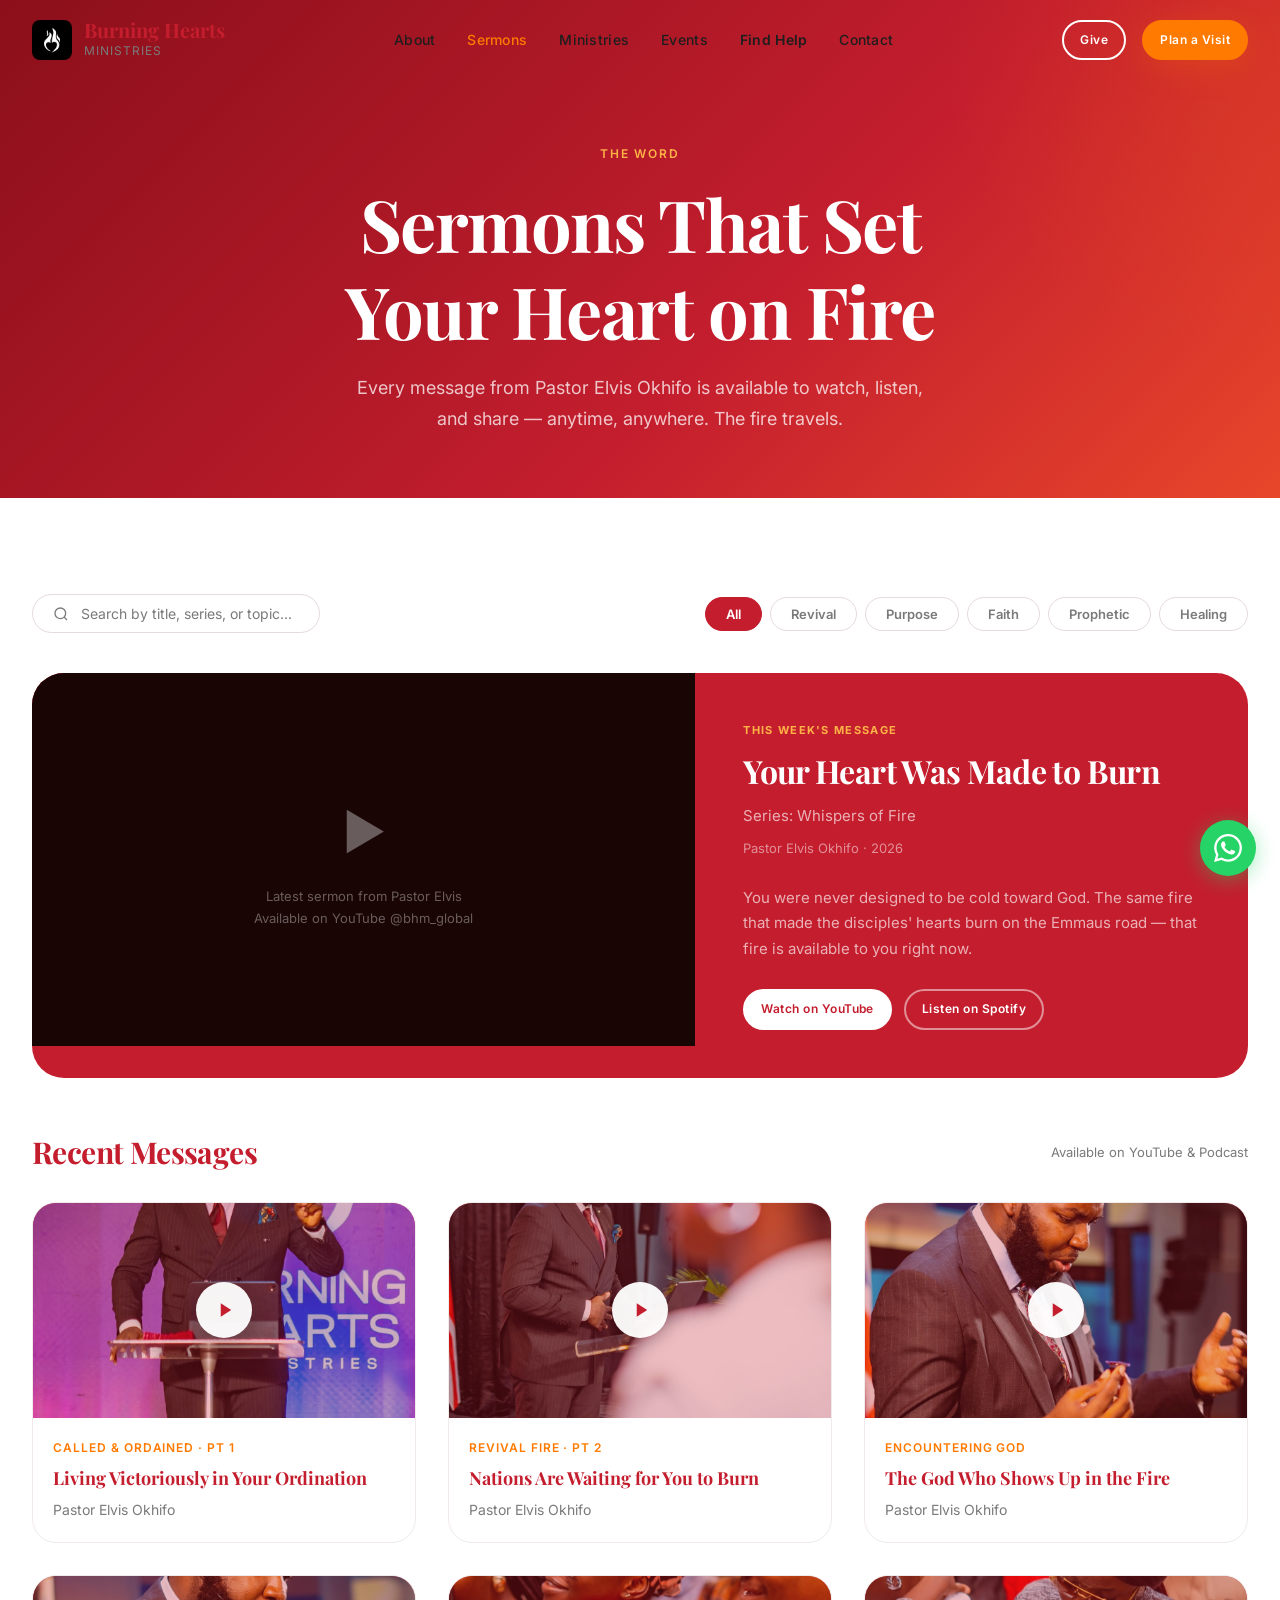
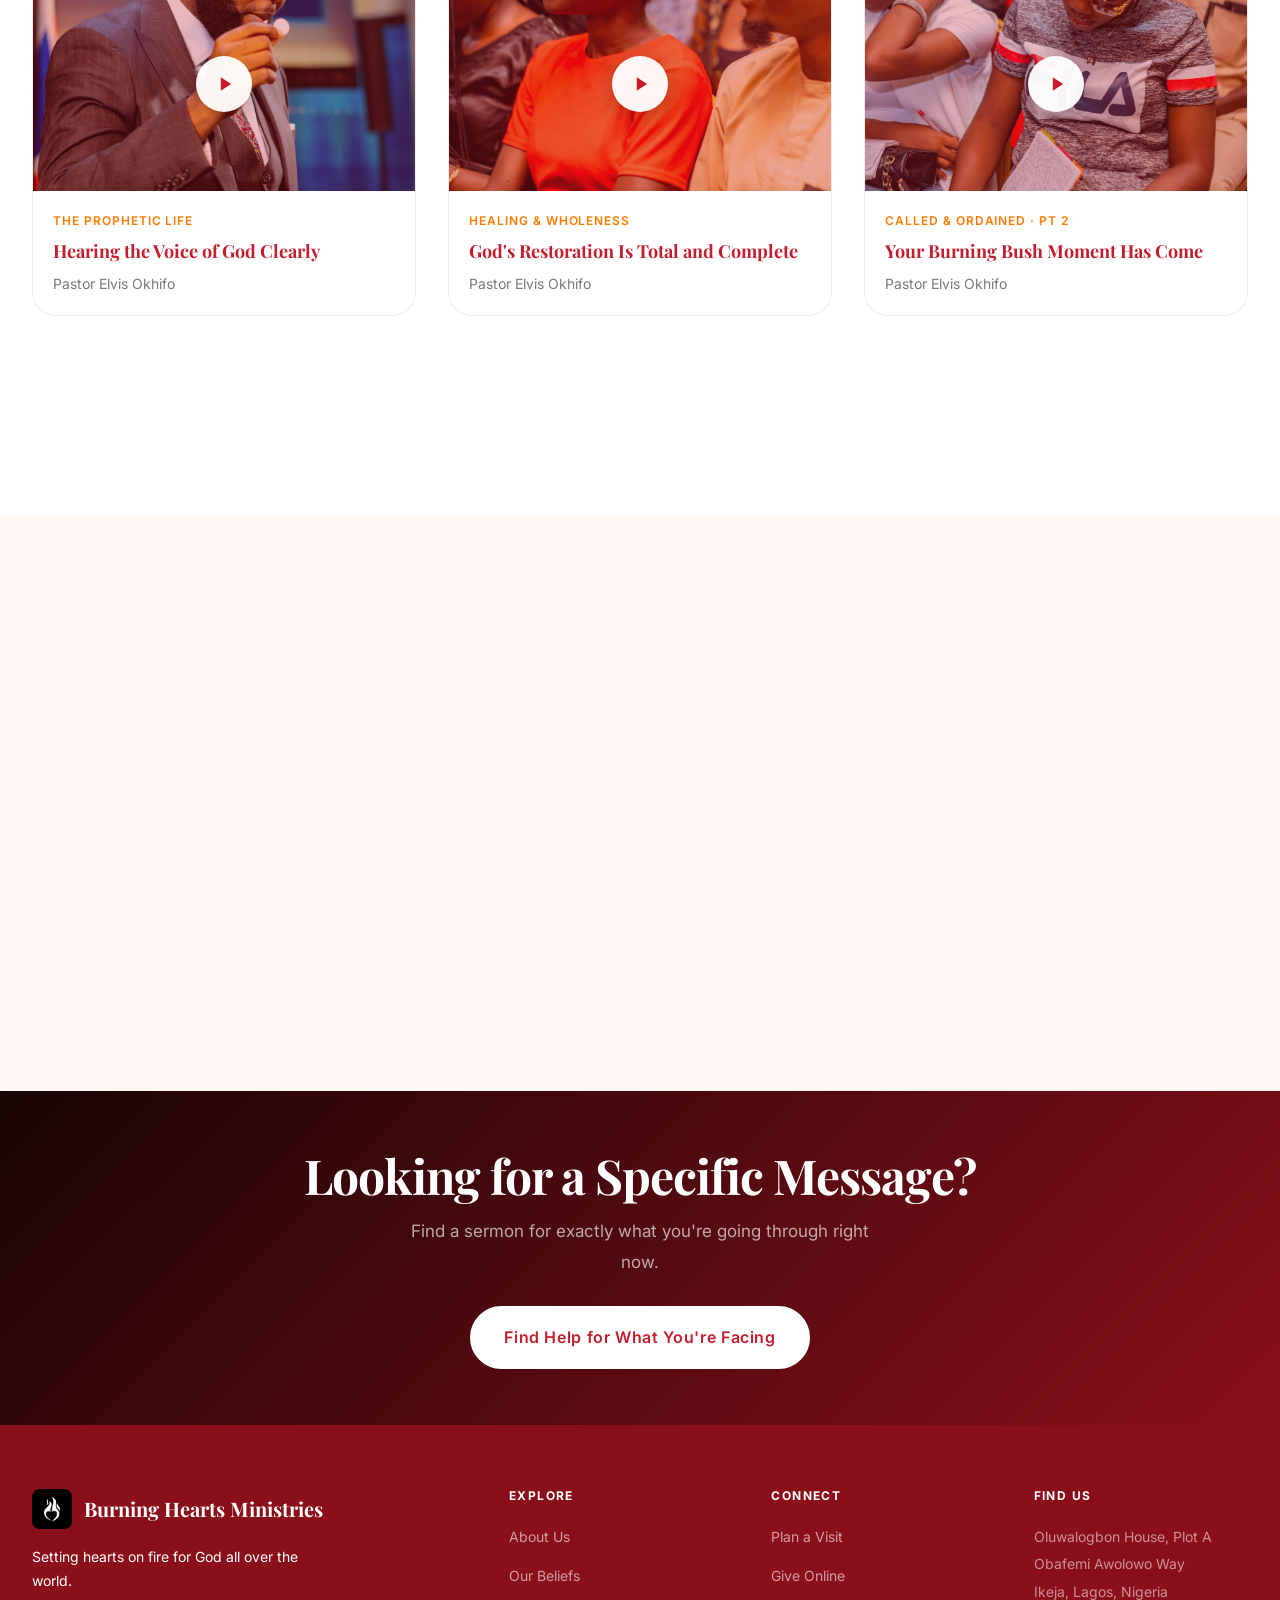
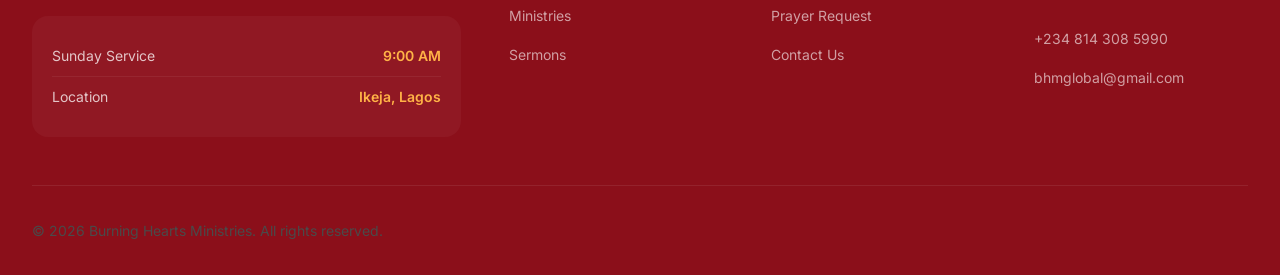
<file: sermons.html>
<!DOCTYPE html>
<html lang="en">
<head>
  <meta charset="UTF-8" />
  <meta name="viewport" content="width=device-width, initial-scale=1.0" />
  <meta name="description" content="Watch and listen to sermons from Pastor Elvis Okhifo at Burning Hearts Ministries. Messages on revival, purpose, faith, and living victoriously." />
  <title>Sermons — Burning Hearts Ministries</title>
    <link rel="icon" href="images/bhm-logo.png" type="image/png" />
  <link rel="apple-touch-icon" href="images/bhm-logo.png" />
  <link rel="preconnect" href="https://fonts.googleapis.com" />
    <link rel="icon" href="images/bhm-logo.png" type="image/png" />
  <link rel="apple-touch-icon" href="images/bhm-logo.png" />
  <link rel="preconnect" href="https://fonts.gstatic.com" crossorigin />
  <link href="https://fonts.googleapis.com/css2?family=Playfair+Display:ital,wght@0,700;0,800;1,700&family=Inter:wght@400;500;600&display=swap" rel="stylesheet" />
  <link rel="stylesheet" href="css/style.css" />
  <style>
    .filter-btn { padding:8px 20px; border-radius:var(--radius-full); border:1.5px solid var(--color-border); background:white; font-size:13px; font-weight:600; color:var(--color-muted); cursor:pointer; transition:all var(--transition-fast); font-family:var(--font-body); }
    .filter-btn:hover, .filter-btn.filter-active { background:var(--color-primary); border-color:var(--color-primary); color:white; }
    .search-bar { display:flex; align-items:center; gap:12px; background:white; border:1.5px solid var(--color-border); border-radius:var(--radius-full); padding:10px 20px; max-width:440px; }
    .search-bar svg { color:var(--color-muted); flex-shrink:0; }
    .search-bar input { flex:1; border:none; outline:none; font-size:14px; color:var(--color-text); background:transparent; }
    .search-bar input::placeholder { color:var(--color-muted); }
    .featured-sermon { background:var(--color-primary); border-radius:var(--radius-2xl); overflow:hidden; display:grid; grid-template-columns:1.2fr 1fr; }
    .featured-sermon__video { aspect-ratio:16/9; background:var(--color-primary-dark); position:relative; overflow:hidden; }
    .featured-sermon__video iframe { width:100%; height:100%; border:none; }
    .featured-sermon__content { padding:48px; }
    @media (max-width:768px) { .featured-sermon { grid-template-columns:1fr; } .featured-sermon__content { padding:28px; } }
  </style>
</head>
<body>

  <nav class="nav nav--scrolled" id="main-nav">
    <div class="nav__inner">
      <a href="index.html" class="nav__logo">
        <div class="nav__logo-mark"><img src="images/bhm-logo.png" alt="BHM" /></div>
        <div><div class="nav__logo-text">Burning Hearts</div><div class="nav__logo-sub" style="color:var(--color-muted);">Ministries</div></div>
      </a>
      <ul class="nav__links">
        <li><a href="about.html" class="nav__link">About</a></li>
        <li><a href="sermons.html" class="nav__link nav__link--active">Sermons</a></li>
        <li><a href="ministries.html" class="nav__link">Ministries</a></li>
        <li><a href="events.html" class="nav__link">Events</a></li>
        <li><a href="find-help.html" class="nav__link nav__link--find-help">Find Help</a></li>
        <li><a href="contact.html" class="nav__link">Contact</a></li>
      </ul>
      <div class="nav__actions">
        <a href="give.html" class="btn btn--secondary btn--sm">Give</a>
        <a href="plan-visit.html" class="btn btn--primary btn--sm">Plan a Visit</a>
        <button class="nav__menu-btn" id="menu-btn"><span></span><span></span><span></span></button>
      </div>
    </div>
  </nav>
  <div class="mobile-nav" id="mobile-nav"><button class="mobile-nav__close" id="mobile-nav-close">✕</button><ul class="mobile-nav__links"><li><a href="index.html" class="mobile-nav__link">Home</a></li><li><a href="about.html" class="mobile-nav__link">About</a></li><li><a href="sermons.html" class="mobile-nav__link">Sermons</a></li><li><a href="ministries.html" class="mobile-nav__link">Ministries</a></li><li><a href="events.html" class="mobile-nav__link">Events</a></li><li><a href="find-help.html" class="mobile-nav__link mobile-nav__link--find-help">Find Help</a></li><li><a href="plan-visit.html" class="mobile-nav__link">Plan a Visit</a></li><li><a href="give.html" class="mobile-nav__link">Give</a></li><li><a href="contact.html" class="mobile-nav__link">Contact</a></li></ul></div>

  <main>

    <div class="page-hero">
      <span class="page-hero__label">The Word</span>
      <h1 class="page-hero__title">Sermons That Set<br>Your Heart on Fire</h1>
      <p class="page-hero__subtitle">Every message from Pastor Elvis Okhifo is available to watch, listen, and share — anytime, anywhere. The fire travels.</p>
    </div>

    <section class="section">
      <div class="container">

        <div style="display:flex; flex-wrap:wrap; align-items:center; justify-content:space-between; gap:16px; margin-bottom:40px;" class="reveal">
          <div class="search-bar">
            <svg width="16" height="16" viewBox="0 0 24 24" fill="none" stroke="currentColor" stroke-width="2"><circle cx="11" cy="11" r="8"/><line x1="21" y1="21" x2="16.65" y2="16.65"/></svg>
            <input type="text" id="sermon-search" placeholder="Search by title, series, or topic..." />
          </div>
          <div style="display:flex; flex-wrap:wrap; gap:8px;">
            <button class="filter-btn filter-active" data-filter="all">All</button>
            <button class="filter-btn" data-filter="revival">Revival</button>
            <button class="filter-btn" data-filter="purpose">Purpose</button>
            <button class="filter-btn" data-filter="faith">Faith</button>
            <button class="filter-btn" data-filter="prophetic">Prophetic</button>
            <button class="filter-btn" data-filter="healing">Healing</button>
          </div>
        </div>

        <!-- Featured Sermon -->
        <div class="featured-sermon reveal" style="margin-bottom:56px;">
          <div class="featured-sermon__video">
            <div style="width:100%;height:100%;display:flex;align-items:center;justify-content:center;background:#1A0505;aspect-ratio:16/9;min-height:280px;">
              <div style="text-align:center; color:rgba(255,255,255,0.35);">
                <div style="font-size:48px; margin-bottom:12px;">▶</div>
                <div style="font-size:13px; font-family:Inter,sans-serif;">Latest sermon from Pastor Elvis<br>Available on YouTube @bhm_global</div>
              </div>
            </div>
          </div>
          <div class="featured-sermon__content">
            <span style="font-size:11px; font-weight:700; letter-spacing:0.12em; text-transform:uppercase; color:var(--color-accent-light); display:block; margin-bottom:12px;">This Week's Message</span>
            <h2 style="color:white; font-size:clamp(22px,2.5vw,32px); margin-bottom:12px; line-height:1.2;">Your Heart Was Made to Burn</h2>
            <p style="color:rgba(255,255,255,0.65); font-size:15px; margin-bottom:8px;">Series: Whispers of Fire</p>
            <p style="color:rgba(255,255,255,0.50); font-size:13px; margin-bottom:24px;">Pastor Elvis Okhifo · 2026</p>
            <p style="color:rgba(255,255,255,0.65); font-size:15px; line-height:1.7; margin-bottom:28px;">
              You were never designed to be cold toward God. The same fire that made the disciples' hearts burn on the Emmaus road — that fire is available to you right now.
            </p>
            <div style="display:flex; flex-wrap:wrap; gap:12px;">
              <a href="https://www.youtube.com/@bhm_global" target="_blank" rel="noopener" class="btn btn--white btn--sm">Watch on YouTube</a>
              <a href="https://open.spotify.com" class="btn btn--ghost btn--sm">Listen on Spotify</a>
            </div>
          </div>
        </div>

        <!-- Sermon Grid -->
        <div style="margin-bottom:32px; display:flex; align-items:center; justify-content:space-between;" class="reveal">
          <h3>Recent Messages</h3>
          <span style="font-size:13px; color:var(--color-muted);">Available on YouTube &amp; Podcast</span>
        </div>

        <div class="grid grid-3 reveal" id="sermon-grid">

          <div class="sermon-card" data-category="purpose">
            <div class="sermon-card__thumb">
              <img src="images/pastor-pulpit.jpg" alt="Living Victoriously in Your Ordination" style="width:100%;height:100%;object-fit:cover;" />
              <div class="sermon-card__play"><div class="sermon-card__play-btn" data-local-video="videos/sermon-1.mp4" style="cursor:pointer;"><svg width="18" height="18" viewBox="0 0 24 24"><polygon points="5 3 19 12 5 21 5 3"/></svg></div></div>
            </div>
            <div class="sermon-card__body">
              <div class="sermon-card__series">Called &amp; Ordained · Pt 1</div>
              <div class="sermon-card__title">Living Victoriously in Your Ordination</div>
              <div class="sermon-card__speaker">Pastor Elvis Okhifo</div>
            </div>
          </div>

          <div class="sermon-card" data-category="revival">
            <div class="sermon-card__thumb">
              <img src="images/pastor-preaching.jpg" alt="Nations Are Waiting for You" style="width:100%;height:100%;object-fit:cover;" />
              <div class="sermon-card__play"><div class="sermon-card__play-btn" data-local-video="videos/sermon-2.mp4" style="cursor:pointer;"><svg width="18" height="18" viewBox="0 0 24 24"><polygon points="5 3 19 12 5 21 5 3"/></svg></div></div>
            </div>
            <div class="sermon-card__body">
              <div class="sermon-card__series">Revival Fire · Pt 2</div>
              <div class="sermon-card__title">Nations Are Waiting for You to Burn</div>
              <div class="sermon-card__speaker">Pastor Elvis Okhifo</div>
            </div>
          </div>

          <div class="sermon-card" data-category="faith">
            <div class="sermon-card__thumb">
              <img src="images/pastor-lords-table.jpg" alt="The God Who Shows Up" style="width:100%;height:100%;object-fit:cover;" />
              <div class="sermon-card__play"><div class="sermon-card__play-btn" data-local-video="videos/sermon-3.mp4" style="cursor:pointer;"><svg width="18" height="18" viewBox="0 0 24 24"><polygon points="5 3 19 12 5 21 5 3"/></svg></div></div>
            </div>
            <div class="sermon-card__body">
              <div class="sermon-card__series">Encountering God</div>
              <div class="sermon-card__title">The God Who Shows Up in the Fire</div>
              <div class="sermon-card__speaker">Pastor Elvis Okhifo</div>
            </div>
          </div>

          <div class="sermon-card" data-category="prophetic">
            <div class="sermon-card__thumb">
              <img src="images/pastor-communion.jpg" alt="The Prophetic Voice" style="width:100%;height:100%;object-fit:cover;" />
              <div class="sermon-card__play"><div class="sermon-card__play-btn" data-local-video="videos/sermon-4.mp4" style="cursor:pointer;"><svg width="18" height="18" viewBox="0 0 24 24"><polygon points="5 3 19 12 5 21 5 3"/></svg></div></div>
            </div>
            <div class="sermon-card__body">
              <div class="sermon-card__series">The Prophetic Life</div>
              <div class="sermon-card__title">Hearing the Voice of God Clearly</div>
              <div class="sermon-card__speaker">Pastor Elvis Okhifo</div>
            </div>
          </div>

          <div class="sermon-card" data-category="healing">
            <div class="sermon-card__thumb">
              <img src="images/congregation-1.jpg" alt="Divine Restoration" style="width:100%;height:100%;object-fit:cover;" />
              <div class="sermon-card__play"><div class="sermon-card__play-btn" style="cursor:pointer;"><svg width="18" height="18" viewBox="0 0 24 24"><polygon points="5 3 19 12 5 21 5 3"/></svg></div></div>
            </div>
            <div class="sermon-card__body">
              <div class="sermon-card__series">Healing &amp; Wholeness</div>
              <div class="sermon-card__title">God's Restoration Is Total and Complete</div>
              <div class="sermon-card__speaker">Pastor Elvis Okhifo</div>
            </div>
          </div>

          <div class="sermon-card" data-category="purpose">
            <div class="sermon-card__thumb">
              <img src="images/congregation-2.jpg" alt="Your Burning Bush Moment" style="width:100%;height:100%;object-fit:cover;" />
              <div class="sermon-card__play"><div class="sermon-card__play-btn" style="cursor:pointer;"><svg width="18" height="18" viewBox="0 0 24 24"><polygon points="5 3 19 12 5 21 5 3"/></svg></div></div>
            </div>
            <div class="sermon-card__body">
              <div class="sermon-card__series">Called &amp; Ordained · Pt 2</div>
              <div class="sermon-card__title">Your Burning Bush Moment Has Come</div>
              <div class="sermon-card__speaker">Pastor Elvis Okhifo</div>
            </div>
          </div>

        </div>

        <div style="text-align:center; margin-top:40px;" class="reveal">
          <a href="https://www.youtube.com/@bhm_global" target="_blank" rel="noopener" class="btn btn--primary btn--lg">View All Sermons on YouTube</a>
        </div>

      </div>
    </section>

    <!-- Podcast / Subscribe -->
    <section class="section section--warm">
      <div class="container">
        <div style="display:grid; grid-template-columns:1fr 1fr; gap:80px; align-items:center;" class="reveal">
          <div>
            <span class="section-header__label">Listen Anywhere</span>
            <h2 style="margin-bottom:20px;">Subscribe to the BHM Podcast</h2>
            <p style="font-size:17px; color:var(--color-muted); line-height:1.8; margin-bottom:32px;">
              Take the fire with you — on your commute, at the gym, or wherever life takes you. Pastor Elvis's messages available weekly on major podcast platforms.
            </p>
            <div style="display:flex; flex-wrap:wrap; gap:12px;">
              <a href="https://podcasts.apple.com/search?term=pastor+elvis+okhifo" target="_blank" rel="noopener" class="btn btn--primary">Apple Podcasts</a>
              <a href="https://open.spotify.com/search/bhm%20global" target="_blank" rel="noopener" class="btn btn--secondary">Spotify</a>
              <a href="https://audiomack.com" target="_blank" rel="noopener" class="btn btn--secondary">Audiomack</a>
            </div>
          </div>
          <div style="background:var(--color-primary); border-radius:var(--radius-2xl); padding:48px; text-align:center;">
            <div style="font-size:64px; margin-bottom:16px;">🎙</div>
            <h3 style="color:white; margin-bottom:8px;">BHM Global Podcast</h3>
            <p style="color:rgba(255,255,255,0.65); font-size:15px; margin-bottom:24px;">Pastor Elvis Okhifo · Weekly messages + special teachings on Apple Podcasts, Spotify &amp; Audiomack.</p>
            <a href="https://www.youtube.com/@bhm_global" target="_blank" rel="noopener" class="btn btn--white btn--sm">Subscribe Free</a>
          </div>
        </div>
      </div>
    </section>

    <div style="background:linear-gradient(135deg, #1A0505, #8B0F1A); padding:56px 0; text-align:center;">
      <div class="container reveal">
        <h2 style="color:white; margin-bottom:12px;">Looking for a Specific Message?</h2>
        <p style="color:rgba(255,255,255,0.65); font-size:17px; margin-bottom:28px; max-width:480px; margin-left:auto; margin-right:auto;">
          Find a sermon for exactly what you're going through right now.
        </p>
        <a href="find-help.html" class="btn btn--white btn--lg">Find Help for What You're Facing</a>
      </div>
    </div>

  </main>

  <footer class="footer"><div class="container"><div class="footer__grid"><div class="footer__brand"><a href="index.html" class="footer__logo"><div class="footer__logo-mark"><img src="images/bhm-logo.png" alt="BHM" /></div><span class="footer__logo-name">Burning Hearts Ministries</span></a><p class="footer__tagline">Setting hearts on fire for God all over the world.</p><div class="footer__service-times"><div class="footer__service-time"><span>Sunday Service</span><span>9:00 AM</span></div><div class="footer__service-time"><span>Location</span><span>Ikeja, Lagos</span></div></div></div><div><h4 class="footer__col-title">Explore</h4><ul class="footer__links"><li><a href="about.html" class="footer__link">About Us</a></li><li><a href="beliefs.html" class="footer__link">Our Beliefs</a></li><li><a href="ministries.html" class="footer__link">Ministries</a></li><li><a href="sermons.html" class="footer__link">Sermons</a></li></ul></div><div><h4 class="footer__col-title">Connect</h4><ul class="footer__links"><li><a href="plan-visit.html" class="footer__link">Plan a Visit</a></li><li><a href="give.html" class="footer__link">Give Online</a></li><li><a href="contact.html#prayer" class="footer__link">Prayer Request</a></li><li><a href="contact.html" class="footer__link">Contact Us</a></li></ul></div><div><h4 class="footer__col-title">Find Us</h4><ul class="footer__links"><li><span class="footer__link" style="cursor:default;color:rgba(255,255,255,0.55);">Oluwalogbon House, Plot A<br>Obafemi Awolowo Way<br>Ikeja, Lagos, Nigeria</span></li><li style="margin-top:8px;"><a href="tel:+2348143085990" class="footer__link">+234 814 308 5990</a></li><li><a href="mailto:bhmglobal@gmail.com" class="footer__link">bhmglobal@gmail.com</a></li></ul></div></div><div class="footer__bottom"><p>© 2026 Burning Hearts Ministries. All rights reserved.</p></div></div></footer>
  <a href="https://wa.me/2348143085990" class="whatsapp-float" target="_blank" rel="noopener" aria-label="WhatsApp"><svg viewBox="0 0 24 24"><path d="M17.472 14.382c-.297-.149-1.758-.867-2.03-.967-.273-.099-.471-.148-.67.15-.197.297-.767.966-.94 1.164-.173.199-.347.223-.644.075-.297-.15-1.255-.463-2.39-1.475-.883-.788-1.48-1.761-1.653-2.059-.173-.297-.018-.458.13-.606.134-.133.298-.347.446-.52.149-.174.198-.298.298-.497.099-.198.05-.371-.025-.52-.075-.149-.669-1.612-.916-2.207-.242-.579-.487-.5-.669-.51-.173-.008-.371-.01-.57-.01-.198 0-.52.074-.792.372-.272.297-1.04 1.016-1.04 2.479 0 1.462 1.065 2.875 1.213 3.074.149.198 2.096 3.2 5.077 4.487.709.306 1.262.489 1.694.625.712.227 1.36.195 1.871.118.571-.085 1.758-.719 2.006-1.413.248-.694.248-1.289.173-1.413-.074-.124-.272-.198-.57-.347m-5.421 7.403h-.004a9.87 9.87 0 01-5.031-1.378l-.361-.214-3.741.982.998-3.648-.235-.374a9.86 9.86 0 01-1.51-5.26c.001-5.45 4.436-9.884 9.888-9.884 2.64 0 5.122 1.03 6.988 2.898a9.825 9.825 0 012.893 6.994c-.003 5.45-4.437 9.884-9.885 9.884m8.413-18.297A11.815 11.815 0 0012.05 0C5.495 0 .16 5.335.157 11.892c0 2.096.547 4.142 1.588 5.945L.057 24l6.305-1.654a11.882 11.882 0 005.683 1.448h.005c6.554 0 11.89-5.335 11.893-11.893a11.821 11.821 0 00-3.48-8.413z" fill="white"/></svg></a>
  <script src="js/main.js"></script>

  <!-- Video Modal -->
  <div id="video-modal" style="display:none;position:fixed;inset:0;background:rgba(0,0,0,0.93);z-index:99999;align-items:center;justify-content:center;flex-direction:column;">
    <button id="modal-close" aria-label="Close video" style="position:absolute;top:20px;right:28px;background:none;border:none;color:white;font-size:36px;cursor:pointer;line-height:1;opacity:0.8;">✕</button>
    <video id="modal-video" controls playsinline style="max-width:92vw;max-height:82vh;border-radius:12px;box-shadow:0 24px 80px rgba(0,0,0,0.6);">
      <source id="modal-source" src="" type="video/mp4" />
    </video>
  </div>
  <script>
    (function(){
      var modal = document.getElementById('video-modal');
      var video = document.getElementById('modal-video');
      var source = document.getElementById('modal-source');
      document.querySelectorAll('[data-local-video]').forEach(function(btn){
        btn.addEventListener('click', function(){
          source.src = btn.getAttribute('data-local-video');
          video.load(); video.play();
          modal.style.display = 'flex';
          document.body.style.overflow = 'hidden';
        });
      });
      document.getElementById('modal-close').addEventListener('click', closeModal);
      modal.addEventListener('click', function(e){ if(e.target === modal) closeModal(); });
      document.addEventListener('keydown', function(e){ if(e.key === 'Escape') closeModal(); });
      function closeModal(){ video.pause(); modal.style.display = 'none'; document.body.style.overflow = ''; source.src = ''; }
    })();
  </script>
</body>
</html>
</file>
<file: css/style.css>
/* ==========================================================================
   BURNING HEARTS MINISTRIES — WEBSITE STYLESHEET
   Brand: Fire Red · Orange Flame · Deep Charcoal
   ========================================================================== */

/* --------------------------------------------------------------------------
   1. DESIGN TOKENS (CSS VARIABLES)
   -------------------------------------------------------------------------- */
:root {
  /* Primary Palette — Fire Red & Orange Flame */
  --color-primary:       #C41E2E;
  --color-primary-dark:  #8B0F1A;
  --color-primary-light: #E8472A;
  --color-accent:        #FF7A00;
  --color-accent-light:  #FFB347;
  --color-accent-subtle: #FFF2E8;

  /* Neutrals */
  --color-warm:          #FFF8F5;
  --color-cream:         #FFFDFB;
  --color-white:         #FFFFFF;
  --color-text:          #1E1E1E;
  --color-text-soft:     #4A4A4A;
  --color-muted:         #7A7A7A;
  --color-border:        #E6DADA;
  --color-border-light:  #F0EAEA;

  /* Emotional UI Colors */
  --color-calm:          #4A7FA5;
  --color-hope:          #7BA05B;
  --color-gentle:        #9E7BB5;

  /* Typography */
  --font-heading:        'Playfair Display', Georgia, serif;
  --font-body:           'Inter', -apple-system, BlinkMacSystemFont, sans-serif;
  --font-label:          'Inter', sans-serif;

  /* Type Scale */
  --text-xs:   0.75rem;
  --text-sm:   0.875rem;
  --text-base: 1rem;
  --text-lg:   1.125rem;
  --text-xl:   1.25rem;
  --text-2xl:  1.5rem;
  --text-3xl:  1.875rem;
  --text-4xl:  2.25rem;
  --text-5xl:  3rem;
  --text-6xl:  3.75rem;
  --text-7xl:  4.5rem;

  /* Spacing */
  --space-1:   0.25rem;
  --space-2:   0.5rem;
  --space-3:   0.75rem;
  --space-4:   1rem;
  --space-5:   1.25rem;
  --space-6:   1.5rem;
  --space-8:   2rem;
  --space-10:  2.5rem;
  --space-12:  3rem;
  --space-16:  4rem;
  --space-20:  5rem;
  --space-24:  6rem;
  --space-32:  8rem;
  --space-40:  10rem;

  /* Border Radius */
  --radius-sm:   4px;
  --radius-md:   8px;
  --radius-lg:   16px;
  --radius-xl:   24px;
  --radius-2xl:  32px;
  --radius-full: 9999px;

  /* Shadows */
  --shadow-sm:  0 1px 3px rgba(0,0,0,0.06), 0 1px 2px rgba(0,0,0,0.04);
  --shadow-md:  0 4px 16px rgba(0,0,0,0.08), 0 2px 6px rgba(0,0,0,0.05);
  --shadow-lg:  0 10px 40px rgba(0,0,0,0.10), 0 4px 16px rgba(0,0,0,0.06);
  --shadow-xl:  0 20px 60px rgba(0,0,0,0.12), 0 8px 24px rgba(0,0,0,0.08);
  --shadow-warm: 0 8px 32px rgba(255, 122, 0, 0.20);

  /* Transitions */
  --transition-fast:   150ms ease;
  --transition-base:   250ms ease;
  --transition-slow:   400ms ease;
  --transition-smooth: 600ms cubic-bezier(0.4, 0, 0.2, 1);

  /* Layout */
  --max-width:       1280px;
  --content-width:   900px;
  --nav-height:      80px;
  --section-padding: var(--space-24) var(--space-8);
}

/* --------------------------------------------------------------------------
   2. RESET & BASE
   -------------------------------------------------------------------------- */
*, *::before, *::after {
  box-sizing: border-box;
  margin: 0;
  padding: 0;
}

html {
  font-size: 16px;
  scroll-behavior: smooth;
  -webkit-font-smoothing: antialiased;
  -moz-osx-font-smoothing: grayscale;
  text-rendering: optimizeLegibility;
}

body {
  font-family: var(--font-body);
  font-size: var(--text-base);
  color: var(--color-text);
  background-color: var(--color-white);
  line-height: 1.7;
  overflow-x: hidden;
}

img {
  max-width: 100%;
  height: auto;
  display: block;
}

a {
  color: inherit;
  text-decoration: none;
}

ul, ol { list-style: none; }

button {
  font-family: inherit;
  cursor: pointer;
  border: none;
  background: none;
}

input, textarea, select {
  font-family: inherit;
  font-size: inherit;
}

/* --------------------------------------------------------------------------
   3. TYPOGRAPHY
   -------------------------------------------------------------------------- */
h1, h2, h3, h4, h5, h6 {
  font-family: var(--font-heading);
  font-weight: 700;
  line-height: 1.2;
  color: var(--color-primary);
  letter-spacing: -0.02em;
}

h1 { font-size: clamp(var(--text-4xl), 6vw, var(--text-7xl)); }
h2 { font-size: clamp(var(--text-3xl), 4vw, var(--text-5xl)); }
h3 { font-size: clamp(var(--text-2xl), 3vw, var(--text-3xl)); }
h4 { font-size: var(--text-xl); }
h5 { font-size: var(--text-lg); }
h6 { font-size: var(--text-base); }

p {
  color: var(--color-text-soft);
  line-height: 1.8;
}

.text-lead {
  font-size: var(--text-xl);
  color: var(--color-text-soft);
  line-height: 1.7;
  font-weight: 400;
}

.text-label {
  font-family: var(--font-label);
  font-size: var(--text-xs);
  font-weight: 600;
  letter-spacing: 0.12em;
  text-transform: uppercase;
  color: var(--color-accent);
}

blockquote {
  font-family: var(--font-heading);
  font-size: var(--text-2xl);
  font-style: italic;
  color: var(--color-primary);
  line-height: 1.5;
  border-left: 3px solid var(--color-accent);
  padding-left: var(--space-6);
}

/* --------------------------------------------------------------------------
   4. LAYOUT UTILITIES
   -------------------------------------------------------------------------- */
.container {
  width: 100%;
  max-width: var(--max-width);
  margin-left: auto;
  margin-right: auto;
  padding-left: var(--space-8);
  padding-right: var(--space-8);
}

.container--narrow {
  max-width: var(--content-width);
}

.container--wide {
  max-width: 1440px;
}

.section {
  padding: var(--space-24) 0;
}

.section--lg {
  padding: var(--space-32) 0;
}

.section--sm {
  padding: var(--space-16) 0;
}

.section--warm {
  background-color: var(--color-warm);
}

.section--cream {
  background-color: var(--color-cream);
}

.section--dark {
  background-color: var(--color-primary);
  color: var(--color-white);
}

.section--dark h1,
.section--dark h2,
.section--dark h3,
.section--dark h4 {
  color: var(--color-white);
}

.section--dark p {
  color: rgba(255,255,255,0.75);
}

.grid {
  display: grid;
  gap: var(--space-8);
}

.grid-2 { grid-template-columns: repeat(2, 1fr); }
.grid-3 { grid-template-columns: repeat(3, 1fr); }
.grid-4 { grid-template-columns: repeat(4, 1fr); }

.flex { display: flex; }
.flex-center { display: flex; align-items: center; justify-content: center; }
.flex-between { display: flex; align-items: center; justify-content: space-between; }
.flex-col { display: flex; flex-direction: column; }

.text-center { text-align: center; }
.text-left { text-align: left; }
.text-right { text-align: right; }

.gap-2 { gap: var(--space-2); }
.gap-4 { gap: var(--space-4); }
.gap-6 { gap: var(--space-6); }
.gap-8 { gap: var(--space-8); }

/* --------------------------------------------------------------------------
   5. NAVIGATION
   -------------------------------------------------------------------------- */
.nav {
  position: fixed;
  top: 0;
  left: 0;
  right: 0;
  z-index: 1000;
  height: var(--nav-height);
  display: flex;
  align-items: center;
  transition: background var(--transition-slow), box-shadow var(--transition-slow);
}

.nav--transparent {
  background: transparent;
}

.nav--scrolled {
  background: rgba(255, 255, 255, 0.96);
  backdrop-filter: blur(12px);
  -webkit-backdrop-filter: blur(12px);
  box-shadow: 0 1px 0 rgba(0,0,0,0.06);
}

.nav__inner {
  width: 100%;
  max-width: var(--max-width);
  margin: 0 auto;
  padding: 0 var(--space-8);
  display: flex;
  align-items: center;
  justify-content: space-between;
}

.nav__logo {
  display: flex;
  align-items: center;
  gap: var(--space-3);
  text-decoration: none;
}

.nav__logo-mark {
  width: 40px;
  height: 40px;
  background: var(--color-primary);
  border-radius: var(--radius-md);
  display: flex;
  align-items: center;
  justify-content: center;
  color: white;
  overflow: hidden;
  flex-shrink: 0;
}

.nav__logo-mark img {
  width: 100%;
  height: 100%;
  object-fit: cover;
}

.nav__logo-text {
  font-family: var(--font-heading);
  font-size: var(--text-xl);
  font-weight: 700;
  color: var(--color-primary);
  line-height: 1.1;
}

.nav__logo-sub {
  font-family: var(--font-body);
  font-size: var(--text-xs);
  color: var(--color-muted);
  font-weight: 400;
  letter-spacing: 0.08em;
  text-transform: uppercase;
}

.nav--transparent .nav__logo-text,
.nav--transparent .nav__logo-sub {
  color: white;
}

.nav__links {
  display: flex;
  align-items: center;
  gap: var(--space-8);
}

.nav__link {
  font-size: var(--text-sm);
  font-weight: 500;
  color: var(--color-text);
  letter-spacing: 0.02em;
  transition: color var(--transition-fast);
  position: relative;
}

.nav--transparent .nav__link {
  color: rgba(255,255,255,0.85);
}

.nav__link:hover,
.nav__link--active {
  color: var(--color-accent);
}

.nav--transparent .nav__link:hover {
  color: white;
}

.nav__link--find-help {
  font-weight: 600;
}

.nav__actions {
  display: flex;
  align-items: center;
  gap: var(--space-4);
}

/* Give button turns white when nav is red/transparent, reverts when nav turns white */
.nav:not(.nav--scrolled) .nav__actions .btn--secondary {
  color: white;
  border-color: white;
  transition: color var(--transition-base), border-color var(--transition-base);
}

.nav:not(.nav--scrolled) .nav__actions .btn--secondary:hover {
  background: rgba(255,255,255,0.15);
  color: white;
}

.nav__menu-btn {
  display: none;
  flex-direction: column;
  gap: 5px;
  padding: var(--space-2);
  cursor: pointer;
}

.nav__menu-btn span {
  display: block;
  width: 24px;
  height: 2px;
  background: var(--color-primary);
  transition: transform var(--transition-base), opacity var(--transition-fast);
  border-radius: 2px;
}

.nav--transparent .nav__menu-btn span {
  background: white;
}

/* Mobile Nav Overlay */
.mobile-nav {
  position: fixed;
  inset: 0;
  z-index: 999;
  background: var(--color-primary-dark);
  display: flex;
  flex-direction: column;
  align-items: center;
  justify-content: center;
  overflow-y: auto;
  opacity: 0;
  pointer-events: none;
  transition: opacity var(--transition-smooth);
}

.mobile-nav--open {
  opacity: 1;
  pointer-events: all;
}

.mobile-nav__close {
  position: absolute;
  top: var(--space-6);
  right: var(--space-8);
  color: white;
  font-size: var(--text-2xl);
  cursor: pointer;
}

.mobile-nav__links {
  display: flex;
  flex-direction: column;
  align-items: center;
  gap: var(--space-5);
  text-align: center;
  padding: 80px var(--space-8) var(--space-10);
}

.mobile-nav__link {
  font-family: var(--font-heading);
  font-size: clamp(1.5rem, 5vh, 1.875rem);
  color: rgba(255,255,255,0.85);
  font-weight: 700;
  transition: color var(--transition-fast);
}

.mobile-nav__link:hover,
.mobile-nav__link--active { color: var(--color-accent); }

/* --------------------------------------------------------------------------
   6. BUTTONS & CTAs
   -------------------------------------------------------------------------- */
.btn {
  display: inline-flex;
  align-items: center;
  justify-content: center;
  gap: var(--space-2);
  font-family: var(--font-body);
  font-size: var(--text-sm);
  font-weight: 600;
  letter-spacing: 0.04em;
  padding: var(--space-3) var(--space-6);
  border-radius: var(--radius-full);
  transition: all var(--transition-base);
  cursor: pointer;
  border: 2px solid transparent;
  text-decoration: none;
  white-space: nowrap;
}

.btn--primary {
  background: var(--color-accent);
  color: white;
  border-color: var(--color-accent);
  box-shadow: var(--shadow-warm);
}

.btn--primary:hover {
  background: var(--color-accent-light);
  border-color: var(--color-accent-light);
  transform: translateY(-1px);
  box-shadow: 0 12px 40px rgba(255, 122, 0, 0.30);
}

.btn--secondary {
  background: transparent;
  color: var(--color-primary);
  border-color: var(--color-primary);
}

.btn--secondary:hover {
  background: var(--color-primary);
  color: white;
  transform: translateY(-1px);
}

.btn--ghost {
  background: transparent;
  color: white;
  border-color: rgba(255,255,255,0.5);
}

.btn--ghost:hover {
  background: rgba(255,255,255,0.1);
  border-color: white;
}

.btn--white {
  background: white;
  color: var(--color-primary);
  border-color: white;
}

.btn--white:hover {
  background: var(--color-warm);
  transform: translateY(-1px);
}

.btn--lg {
  font-size: var(--text-base);
  padding: var(--space-4) var(--space-8);
}

.btn--sm {
  font-size: var(--text-xs);
  padding: var(--space-2) var(--space-4);
}

.btn--full { width: 100%; }

.btn svg {
  width: 18px;
  height: 18px;
  flex-shrink: 0;
}

/* Floating WhatsApp button */
.whatsapp-float {
  position: fixed;
  bottom: var(--space-6);
  right: var(--space-6);
  z-index: 900;
  width: 56px;
  height: 56px;
  background: #25D366;
  border-radius: var(--radius-full);
  display: flex;
  align-items: center;
  justify-content: center;
  box-shadow: 0 4px 20px rgba(37, 211, 102, 0.4);
  transition: transform var(--transition-base), box-shadow var(--transition-base);
  text-decoration: none;
}

.whatsapp-float:hover {
  transform: scale(1.1);
  box-shadow: 0 8px 32px rgba(37, 211, 102, 0.5);
}

.whatsapp-float svg {
  width: 28px;
  height: 28px;
  fill: white;
}

/* --------------------------------------------------------------------------
   7. HERO SECTIONS
   -------------------------------------------------------------------------- */
.hero {
  position: relative;
  min-height: 100vh;
  display: flex;
  align-items: center;
  overflow: hidden;
}

.hero__bg {
  position: absolute;
  inset: 0;
  background-size: cover;
  background-position: center;
  background-repeat: no-repeat;
}

.hero__bg::after {
  content: '';
  position: absolute;
  inset: 0;
  background: linear-gradient(
    135deg,
    rgba(139, 15, 26, 0.85) 0%,
    rgba(196, 30, 46, 0.60) 50%,
    rgba(255, 122, 0, 0.22) 100%
  );
}

/* Gradient background fallback (no image) */
.hero__bg--gradient {
  background: linear-gradient(135deg, var(--color-primary) 0%, var(--color-primary-light) 60%, #E85020 100%);
}

.hero__bg--gradient::after {
  background: none;
}

.hero__content {
  position: relative;
  z-index: 2;
  width: 100%;
  max-width: var(--max-width);
  margin: 0 auto;
  padding: calc(var(--nav-height) + var(--space-16)) var(--space-8) var(--space-16);
}

.hero__label {
  font-family: var(--font-label);
  font-size: var(--text-xs);
  font-weight: 600;
  letter-spacing: 0.15em;
  text-transform: uppercase;
  color: var(--color-accent-light);
  margin-bottom: var(--space-4);
  display: block;
}

.hero__title {
  font-family: var(--font-heading);
  font-size: clamp(var(--text-4xl), 6vw, var(--text-7xl));
  font-weight: 700;
  color: white;
  line-height: 1.1;
  letter-spacing: -0.03em;
  margin-bottom: var(--space-6);
  max-width: 800px;
}

.hero__title span {
  color: var(--color-accent-light);
  display: block;
}

.hero__subtitle {
  font-size: var(--text-lg);
  color: rgba(255,255,255,0.80);
  line-height: 1.7;
  margin-bottom: var(--space-10);
  max-width: 560px;
}

.hero__actions {
  display: flex;
  flex-wrap: wrap;
  gap: var(--space-4);
  align-items: center;
}

.hero__scroll {
  position: absolute;
  bottom: var(--space-8);
  left: 50%;
  transform: translateX(-50%);
  z-index: 2;
  display: flex;
  flex-direction: column;
  align-items: center;
  gap: var(--space-2);
  color: rgba(255,255,255,0.5);
  font-size: var(--text-xs);
  letter-spacing: 0.1em;
  text-transform: uppercase;
  animation: scrollBounce 2s ease-in-out infinite;
}

.hero__scroll-line {
  width: 1px;
  height: 48px;
  background: linear-gradient(to bottom, rgba(255,255,255,0.5), transparent);
}

@keyframes scrollBounce {
  0%, 100% { transform: translateX(-50%) translateY(0); }
  50% { transform: translateX(-50%) translateY(6px); }
}

/* Service times bar */
.service-bar {
  background: rgba(255,255,255,0.08);
  backdrop-filter: blur(8px);
  border-top: 1px solid rgba(255,255,255,0.12);
  padding: var(--space-4) var(--space-8);
  position: relative;
  z-index: 2;
}

.service-bar__inner {
  max-width: var(--max-width);
  margin: 0 auto;
  display: flex;
  flex-wrap: wrap;
  align-items: center;
  justify-content: center;
  gap: var(--space-8);
}

.service-bar__item {
  display: flex;
  align-items: center;
  gap: var(--space-3);
  color: rgba(255,255,255,0.85);
  font-size: var(--text-sm);
}

.service-bar__dot {
  width: 6px;
  height: 6px;
  border-radius: var(--radius-full);
  background: var(--color-accent-light);
  flex-shrink: 0;
}

/* Page hero (shorter, for inner pages) */
.page-hero {
  padding: calc(var(--nav-height) + var(--space-16)) var(--space-8) var(--space-16);
  background: linear-gradient(135deg, var(--color-primary-dark) 0%, var(--color-primary) 60%, var(--color-primary-light) 100%);
  text-align: center;
  position: relative;
  overflow: hidden;
}

.page-hero::before {
  content: '';
  position: absolute;
  top: -50%;
  right: -20%;
  width: 600px;
  height: 600px;
  background: radial-gradient(circle, rgba(255,122,0,0.12) 0%, transparent 70%);
  pointer-events: none;
}

.page-hero__label {
  font-family: var(--font-label);
  font-size: var(--text-xs);
  font-weight: 600;
  letter-spacing: 0.15em;
  text-transform: uppercase;
  color: var(--color-accent-light);
  margin-bottom: var(--space-4);
  display: block;
}

.page-hero__title {
  color: white;
  margin-bottom: var(--space-5);
}

.page-hero__subtitle {
  color: rgba(255,255,255,0.75);
  font-size: var(--text-lg);
  max-width: 600px;
  margin: 0 auto;
  line-height: 1.7;
}

/* --------------------------------------------------------------------------
   8. SECTION HEADERS
   -------------------------------------------------------------------------- */
.section-header {
  margin-bottom: var(--space-12);
}

.section-header--center {
  text-align: center;
  max-width: 680px;
  margin-left: auto;
  margin-right: auto;
}

.section-header__label {
  display: block;
  font-family: var(--font-label);
  font-size: var(--text-xs);
  font-weight: 600;
  letter-spacing: 0.15em;
  text-transform: uppercase;
  color: var(--color-accent);
  margin-bottom: var(--space-4);
}

.section-header__title {
  margin-bottom: var(--space-5);
}

.section-header__desc {
  font-size: var(--text-lg);
  color: var(--color-muted);
  line-height: 1.7;
}

/* --------------------------------------------------------------------------
   9. CARDS
   -------------------------------------------------------------------------- */
.card {
  background: white;
  border-radius: var(--radius-xl);
  overflow: hidden;
  transition: transform var(--transition-base), box-shadow var(--transition-base);
  border: 1px solid var(--color-border-light);
}

.card:hover {
  transform: translateY(-4px);
  box-shadow: var(--shadow-lg);
}

.card__image {
  width: 100%;
  aspect-ratio: 16/9;
  object-fit: cover;
  background: var(--color-warm);
}

.card__image-placeholder {
  width: 100%;
  aspect-ratio: 16/9;
  background: linear-gradient(135deg, var(--color-warm) 0%, var(--color-border) 100%);
  display: flex;
  align-items: center;
  justify-content: center;
  color: var(--color-muted);
  font-size: var(--text-sm);
}

.card__body {
  padding: var(--space-6);
}

.card__label {
  font-family: var(--font-label);
  font-size: var(--text-xs);
  font-weight: 600;
  letter-spacing: 0.1em;
  text-transform: uppercase;
  color: var(--color-accent);
  margin-bottom: var(--space-2);
  display: block;
}

.card__title {
  font-size: var(--text-xl);
  font-family: var(--font-heading);
  font-weight: 700;
  color: var(--color-primary);
  margin-bottom: var(--space-3);
  line-height: 1.3;
}

.card__text {
  font-size: var(--text-sm);
  color: var(--color-muted);
  line-height: 1.7;
  margin-bottom: var(--space-5);
}

.card__meta {
  font-size: var(--text-xs);
  color: var(--color-muted);
  display: flex;
  align-items: center;
  gap: var(--space-4);
}

/* Sermon Card */
.sermon-card {
  background: white;
  border-radius: var(--radius-xl);
  overflow: hidden;
  border: 1px solid var(--color-border-light);
  transition: transform var(--transition-base), box-shadow var(--transition-base);
}

.sermon-card:hover { transform: translateY(-4px); box-shadow: var(--shadow-lg); }

.sermon-card__thumb {
  position: relative;
  aspect-ratio: 16/9;
  background: var(--color-primary);
  overflow: hidden;
}

.sermon-card__thumb img {
  width: 100%;
  height: 100%;
  object-fit: cover;
  opacity: 0.7;
  transition: opacity var(--transition-base);
}

.sermon-card:hover .sermon-card__thumb img { opacity: 0.9; }

.sermon-card__play {
  position: absolute;
  inset: 0;
  display: flex;
  align-items: center;
  justify-content: center;
  z-index: 2;
}

.sermon-card__play-btn {
  width: 56px;
  height: 56px;
  background: rgba(255,255,255,0.95);
  border-radius: var(--radius-full);
  display: flex;
  align-items: center;
  justify-content: center;
  transition: transform var(--transition-base);
  box-shadow: 0 4px 20px rgba(0,0,0,0.2);
}

.sermon-card:hover .sermon-card__play-btn { transform: scale(1.1); }

.sermon-card__play-btn svg { fill: var(--color-primary); margin-left: 3px; }

.sermon-card__body { padding: var(--space-5); }

.sermon-card__series {
  font-size: var(--text-xs);
  color: var(--color-accent);
  font-weight: 600;
  letter-spacing: 0.08em;
  text-transform: uppercase;
  margin-bottom: var(--space-2);
}

.sermon-card__title {
  font-family: var(--font-heading);
  font-size: var(--text-lg);
  color: var(--color-primary);
  font-weight: 700;
  margin-bottom: var(--space-2);
  line-height: 1.35;
}

.sermon-card__speaker {
  font-size: var(--text-sm);
  color: var(--color-muted);
}

/* Help Card (Find Help page) */
.help-card {
  position: relative;
  border-radius: var(--radius-xl);
  overflow: hidden;
  cursor: pointer;
  aspect-ratio: 4/5;
  display: flex;
  flex-direction: column;
  justify-content: flex-end;
  transition: transform var(--transition-base), box-shadow var(--transition-base);
}

.help-card:hover {
  transform: translateY(-6px);
  box-shadow: var(--shadow-xl);
}

.help-card__bg {
  position: absolute;
  inset: 0;
  background-size: cover;
  background-position: center;
  transition: transform var(--transition-smooth);
}

.help-card:hover .help-card__bg {
  transform: scale(1.04);
}

.help-card__overlay {
  position: absolute;
  inset: 0;
  background: linear-gradient(
    to top,
    rgba(15, 5, 5, 0.92) 0%,
    rgba(15, 5, 5, 0.4) 50%,
    transparent 100%
  );
}

.help-card__content {
  position: relative;
  z-index: 2;
  padding: var(--space-6);
}

.help-card__icon {
  font-size: var(--text-2xl);
  margin-bottom: var(--space-3);
  display: block;
}

.help-card__title {
  font-family: var(--font-heading);
  font-size: var(--text-xl);
  color: white;
  font-weight: 700;
  margin-bottom: var(--space-2);
  line-height: 1.25;
}

.help-card__sub {
  font-size: var(--text-sm);
  color: rgba(255,255,255,0.7);
  line-height: 1.5;
}

.help-card__arrow {
  width: 36px;
  height: 36px;
  border-radius: var(--radius-full);
  border: 1.5px solid rgba(255,255,255,0.4);
  display: flex;
  align-items: center;
  justify-content: center;
  margin-top: var(--space-4);
  transition: background var(--transition-base), border-color var(--transition-base);
}

.help-card:hover .help-card__arrow {
  background: var(--color-accent);
  border-color: var(--color-accent);
}

.help-card__arrow svg {
  width: 16px;
  height: 16px;
  stroke: white;
  fill: none;
}

/* Ministry Card */
.ministry-card {
  background: white;
  border-radius: var(--radius-xl);
  padding: var(--space-8);
  border: 1px solid var(--color-border-light);
  transition: all var(--transition-base);
  position: relative;
  overflow: hidden;
}

.ministry-card::before {
  content: '';
  position: absolute;
  top: 0;
  left: 0;
  right: 0;
  height: 3px;
  background: var(--color-accent);
  transform: scaleX(0);
  transform-origin: left;
  transition: transform var(--transition-smooth);
}

.ministry-card:hover::before { transform: scaleX(1); }

.ministry-card:hover {
  transform: translateY(-4px);
  box-shadow: var(--shadow-lg);
}

.ministry-card__icon {
  width: 56px;
  height: 56px;
  border-radius: var(--radius-lg);
  background: var(--color-accent-subtle);
  display: flex;
  align-items: center;
  justify-content: center;
  font-size: var(--text-2xl);
  margin-bottom: var(--space-5);
}

.ministry-card__title {
  font-family: var(--font-heading);
  font-size: var(--text-xl);
  color: var(--color-primary);
  margin-bottom: var(--space-3);
}

.ministry-card__desc {
  font-size: var(--text-sm);
  color: var(--color-muted);
  line-height: 1.7;
}

/* Team Card */
.team-card {
  text-align: center;
}

.team-card__photo {
  width: 120px;
  height: 120px;
  border-radius: var(--radius-full);
  object-fit: cover;
  margin: 0 auto var(--space-4);
  background: var(--color-warm);
  border: 3px solid var(--color-border);
}

.team-card__photo-placeholder {
  width: 120px;
  height: 120px;
  border-radius: var(--radius-full);
  background: linear-gradient(135deg, var(--color-warm), var(--color-border));
  margin: 0 auto var(--space-4);
  display: flex;
  align-items: center;
  justify-content: center;
  color: var(--color-muted);
  font-size: var(--text-3xl);
}

.team-card__name {
  font-family: var(--font-heading);
  font-size: var(--text-xl);
  color: var(--color-primary);
  margin-bottom: var(--space-1);
}

.team-card__role {
  font-size: var(--text-sm);
  color: var(--color-accent);
  font-weight: 600;
  text-transform: uppercase;
  letter-spacing: 0.08em;
  margin-bottom: var(--space-3);
}

.team-card__bio {
  font-size: var(--text-sm);
  color: var(--color-muted);
  line-height: 1.7;
}

/* Stat Card */
.stat-card {
  text-align: center;
  padding: var(--space-8);
}

.stat-card__number {
  font-family: var(--font-heading);
  font-size: var(--text-6xl);
  font-weight: 700;
  color: var(--color-accent);
  line-height: 1;
  margin-bottom: var(--space-2);
}

.stat-card__label {
  font-size: var(--text-base);
  color: var(--color-text-soft);
  font-weight: 500;
}

/* Event Card */
.event-card {
  display: flex;
  gap: var(--space-5);
  padding: var(--space-5);
  background: white;
  border-radius: var(--radius-xl);
  border: 1px solid var(--color-border-light);
  transition: all var(--transition-base);
}

.event-card:hover {
  box-shadow: var(--shadow-md);
  transform: translateX(4px);
}

.event-card__date {
  flex-shrink: 0;
  width: 60px;
  text-align: center;
  background: var(--color-accent-subtle);
  border-radius: var(--radius-md);
  padding: var(--space-3) var(--space-2);
  display: flex;
  flex-direction: column;
  align-items: center;
  justify-content: center;
}

.event-card__day {
  font-family: var(--font-heading);
  font-size: var(--text-3xl);
  font-weight: 700;
  color: var(--color-accent);
  line-height: 1;
}

.event-card__month {
  font-size: var(--text-xs);
  font-weight: 600;
  text-transform: uppercase;
  color: var(--color-accent);
  letter-spacing: 0.08em;
  margin-top: var(--space-1);
}

.event-card__body { flex: 1; }

.event-card__title {
  font-family: var(--font-heading);
  font-size: var(--text-lg);
  color: var(--color-primary);
  margin-bottom: var(--space-2);
  font-weight: 700;
}

.event-card__meta {
  font-size: var(--text-sm);
  color: var(--color-muted);
  display: flex;
  flex-wrap: wrap;
  gap: var(--space-3);
}

/* --------------------------------------------------------------------------
   10. FORMS
   -------------------------------------------------------------------------- */
.form-group {
  margin-bottom: var(--space-5);
}

.form-label {
  display: block;
  font-size: var(--text-sm);
  font-weight: 600;
  color: var(--color-text);
  margin-bottom: var(--space-2);
}

.form-hint {
  font-size: var(--text-xs);
  color: var(--color-muted);
  margin-top: var(--space-1);
}

.form-input,
.form-select,
.form-textarea {
  width: 100%;
  padding: var(--space-3) var(--space-4);
  border: 1.5px solid var(--color-border);
  border-radius: var(--radius-md);
  font-size: var(--text-base);
  color: var(--color-text);
  background: white;
  transition: border-color var(--transition-fast), box-shadow var(--transition-fast);
  outline: none;
  appearance: none;
}

.form-input:focus,
.form-select:focus,
.form-textarea:focus {
  border-color: var(--color-primary);
  box-shadow: 0 0 0 3px rgba(196, 30, 46, 0.10);
}

.form-input::placeholder,
.form-textarea::placeholder {
  color: var(--color-muted);
}

.form-textarea {
  resize: vertical;
  min-height: 140px;
  line-height: 1.7;
}

.form-select {
  background-image: url("data:image/svg+xml,%3Csvg xmlns='http://www.w3.org/2000/svg' width='16' height='16' viewBox='0 0 24 24' fill='none' stroke='%237A7A7A' stroke-width='2'%3E%3Cpath d='M6 9l6 6 6-6'/%3E%3C/svg%3E");
  background-repeat: no-repeat;
  background-position: right var(--space-3) center;
  padding-right: var(--space-10);
}

.form-row {
  display: grid;
  grid-template-columns: 1fr 1fr;
  gap: var(--space-4);
}

.form-check {
  display: flex;
  align-items: flex-start;
  gap: var(--space-3);
  cursor: pointer;
}

.form-check input[type="checkbox"] {
  width: 18px;
  height: 18px;
  flex-shrink: 0;
  margin-top: 2px;
  accent-color: var(--color-accent);
}

.form-check__label {
  font-size: var(--text-sm);
  color: var(--color-text-soft);
  line-height: 1.5;
}

/* Prayer Request Form */
.prayer-form {
  background: white;
  border-radius: var(--radius-2xl);
  padding: var(--space-10);
  box-shadow: var(--shadow-lg);
  border: 1px solid var(--color-border-light);
}

/* --------------------------------------------------------------------------
   11. GIVE PAGE — GIVING TIERS
   -------------------------------------------------------------------------- */
.giving-options {
  display: grid;
  grid-template-columns: repeat(4, 1fr);
  gap: var(--space-4);
  margin-bottom: var(--space-6);
}

.giving-amount {
  padding: var(--space-5) var(--space-4);
  border: 2px solid var(--color-border);
  border-radius: var(--radius-lg);
  text-align: center;
  cursor: pointer;
  transition: all var(--transition-fast);
  background: white;
}

.giving-amount:hover,
.giving-amount--active {
  border-color: var(--color-accent);
  background: var(--color-accent-subtle);
}

.giving-amount__value {
  font-family: var(--font-heading);
  font-size: var(--text-2xl);
  color: var(--color-primary);
  font-weight: 700;
}

.giving-amount__label {
  font-size: var(--text-xs);
  color: var(--color-muted);
  margin-top: var(--space-1);
}

/* --------------------------------------------------------------------------
   12. FIND HELP PAGE
   -------------------------------------------------------------------------- */
.find-help-hero {
  min-height: 60vh;
  background: linear-gradient(160deg, #1A0505 0%, #C41E2E 40%, #8B0F1A 100%);
  display: flex;
  align-items: center;
  justify-content: center;
  text-align: center;
  padding: calc(var(--nav-height) + var(--space-16)) var(--space-8) var(--space-16);
  position: relative;
  overflow: hidden;
}

.find-help-hero::before {
  content: '';
  position: absolute;
  inset: 0;
  background: radial-gradient(ellipse at center, rgba(255,122,0,0.08) 0%, transparent 70%);
  pointer-events: none;
}

.find-help-hero::after {
  content: '';
  position: absolute;
  bottom: 0;
  left: 0;
  right: 0;
  height: 80px;
  background: linear-gradient(to bottom, transparent, var(--color-white));
}

.find-help-hero__content {
  position: relative;
  z-index: 2;
  max-width: 640px;
}

.find-help-hero__eyebrow {
  display: inline-flex;
  align-items: center;
  gap: var(--space-2);
  background: rgba(255,122,0,0.15);
  border: 1px solid rgba(255,122,0,0.3);
  border-radius: var(--radius-full);
  padding: var(--space-2) var(--space-4);
  font-size: var(--text-xs);
  font-weight: 600;
  letter-spacing: 0.1em;
  text-transform: uppercase;
  color: var(--color-accent-light);
  margin-bottom: var(--space-6);
}

.find-help-hero__title {
  font-family: var(--font-heading);
  font-size: clamp(var(--text-4xl), 5vw, var(--text-6xl));
  color: white;
  font-weight: 700;
  line-height: 1.1;
  margin-bottom: var(--space-5);
}

.find-help-hero__sub {
  font-size: var(--text-lg);
  color: rgba(255,255,255,0.70);
  line-height: 1.7;
  max-width: 480px;
  margin: 0 auto;
}

.help-grid {
  display: grid;
  grid-template-columns: repeat(3, 1fr);
  gap: var(--space-5);
}

/* Sub-options list inside help detail */
.help-suboptions {
  display: grid;
  grid-template-columns: repeat(2, 1fr);
  gap: var(--space-3);
  margin: var(--space-8) 0;
}

.help-suboption {
  padding: var(--space-4) var(--space-5);
  background: var(--color-warm);
  border-radius: var(--radius-lg);
  border: 1.5px solid var(--color-border);
  cursor: pointer;
  transition: all var(--transition-fast);
  font-size: var(--text-sm);
  color: var(--color-text-soft);
  font-weight: 500;
  line-height: 1.4;
}

.help-suboption:hover {
  border-color: var(--color-accent);
  background: var(--color-accent-subtle);
  color: var(--color-primary);
}

/* Help detail page */
.help-detail {
  max-width: 800px;
  margin: 0 auto;
  padding: var(--space-16) var(--space-8);
}

.help-detail__heading {
  font-size: clamp(var(--text-3xl), 4vw, var(--text-5xl));
  color: var(--color-primary);
  margin-bottom: var(--space-5);
}

.help-detail__prayer {
  background: linear-gradient(135deg, var(--color-warm) 0%, var(--color-accent-subtle) 100%);
  border-radius: var(--radius-xl);
  padding: var(--space-8) var(--space-10);
  border-left: 4px solid var(--color-accent);
  margin: var(--space-8) 0;
}

.help-detail__prayer p {
  font-family: var(--font-heading);
  font-style: italic;
  font-size: var(--text-lg);
  color: var(--color-primary);
  line-height: 1.7;
}

.video-embed {
  width: 100%;
  aspect-ratio: 16/9;
  border-radius: var(--radius-xl);
  overflow: hidden;
  background: var(--color-primary);
  margin: var(--space-8) 0;
  box-shadow: var(--shadow-xl);
}

.video-embed iframe {
  width: 100%;
  height: 100%;
  border: none;
}

/* --------------------------------------------------------------------------
   13. TESTIMONIALS
   -------------------------------------------------------------------------- */
.testimonial {
  background: white;
  border-radius: var(--radius-xl);
  padding: var(--space-8);
  border: 1px solid var(--color-border-light);
  position: relative;
}

.testimonial::before {
  content: '"';
  font-family: var(--font-heading);
  font-size: 80px;
  color: var(--color-accent-subtle);
  position: absolute;
  top: var(--space-4);
  left: var(--space-6);
  line-height: 1;
  pointer-events: none;
}

.testimonial__text {
  font-size: var(--text-base);
  color: var(--color-text-soft);
  line-height: 1.8;
  margin-bottom: var(--space-6);
  padding-top: var(--space-4);
}

.testimonial__author {
  display: flex;
  align-items: center;
  gap: var(--space-3);
}

.testimonial__avatar {
  width: 44px;
  height: 44px;
  border-radius: var(--radius-full);
  object-fit: cover;
  background: var(--color-warm);
  border: 2px solid var(--color-border);
}

.testimonial__avatar-placeholder {
  width: 44px;
  height: 44px;
  border-radius: var(--radius-full);
  background: var(--color-warm);
  display: flex;
  align-items: center;
  justify-content: center;
  font-size: var(--text-lg);
  border: 2px solid var(--color-border);
  flex-shrink: 0;
}

.testimonial__name {
  font-weight: 600;
  font-size: var(--text-sm);
  color: var(--color-primary);
}

.testimonial__role {
  font-size: var(--text-xs);
  color: var(--color-muted);
}

/* --------------------------------------------------------------------------
   14. SCRIPTURE BANNER
   -------------------------------------------------------------------------- */
.scripture-banner {
  background: linear-gradient(135deg, var(--color-primary-dark) 0%, var(--color-primary) 60%, var(--color-primary-light) 100%);
  padding: var(--space-16) var(--space-8);
  text-align: center;
  position: relative;
  overflow: hidden;
}

.scripture-banner::before {
  content: '"';
  font-family: var(--font-heading);
  font-size: 300px;
  color: rgba(255,255,255,0.03);
  position: absolute;
  top: -60px;
  left: -30px;
  line-height: 1;
  pointer-events: none;
}

.scripture-banner__text {
  font-family: var(--font-heading);
  font-size: clamp(var(--text-2xl), 3.5vw, var(--text-4xl));
  color: white;
  font-style: italic;
  line-height: 1.4;
  max-width: 800px;
  margin: 0 auto var(--space-4);
}

.scripture-banner__ref {
  font-size: var(--text-sm);
  color: var(--color-accent-light);
  font-weight: 600;
  letter-spacing: 0.1em;
  text-transform: uppercase;
}

/* --------------------------------------------------------------------------
   15. VISIT PAGE STEPS
   -------------------------------------------------------------------------- */
.visit-steps {
  counter-reset: step-counter;
}

.visit-step {
  display: flex;
  gap: var(--space-6);
  padding: var(--space-6) 0;
  border-bottom: 1px solid var(--color-border-light);
  counter-increment: step-counter;
}

.visit-step:last-child { border-bottom: none; }

.visit-step__number {
  flex-shrink: 0;
  width: 48px;
  height: 48px;
  border-radius: var(--radius-full);
  background: var(--color-accent-subtle);
  display: flex;
  align-items: center;
  justify-content: center;
  font-family: var(--font-heading);
  font-size: var(--text-xl);
  font-weight: 700;
  color: var(--color-accent);
}

.visit-step__content { flex: 1; }

.visit-step__title {
  font-family: var(--font-heading);
  font-size: var(--text-xl);
  color: var(--color-primary);
  margin-bottom: var(--space-2);
  font-weight: 700;
}

.visit-step__desc {
  font-size: var(--text-base);
  color: var(--color-muted);
  line-height: 1.7;
}

/* --------------------------------------------------------------------------
   16. BELIEFS
   -------------------------------------------------------------------------- */
.belief-item {
  padding: var(--space-8) 0;
  border-bottom: 1px solid var(--color-border-light);
  display: grid;
  grid-template-columns: 1fr 2fr;
  gap: var(--space-8);
  align-items: start;
}

.belief-item:last-child { border-bottom: none; }

.belief-item__number {
  font-family: var(--font-heading);
  font-size: var(--text-7xl);
  color: var(--color-border);
  font-weight: 700;
  line-height: 1;
}

.belief-item__title {
  font-size: var(--text-xl);
  color: var(--color-primary);
  margin-bottom: var(--space-3);
  font-family: var(--font-heading);
}

.belief-item__desc {
  color: var(--color-text-soft);
  line-height: 1.8;
}

/* --------------------------------------------------------------------------
   17. FOOTER
   -------------------------------------------------------------------------- */
.footer {
  background: var(--color-primary-dark);
  color: rgba(255,255,255,0.75);
  padding: var(--space-16) 0 var(--space-8);
}

.footer__grid {
  display: grid;
  grid-template-columns: 2fr 1fr 1fr 1fr;
  gap: var(--space-12);
  padding-bottom: var(--space-12);
  border-bottom: 1px solid rgba(255,255,255,0.08);
  margin-bottom: var(--space-8);
}

.footer__logo {
  display: flex;
  align-items: center;
  gap: var(--space-3);
  margin-bottom: var(--space-4);
  text-decoration: none;
}

.footer__logo-mark {
  width: 40px;
  height: 40px;
  background: var(--color-primary);
  border-radius: var(--radius-md);
  display: flex;
  align-items: center;
  justify-content: center;
  color: white;
  overflow: hidden;
  flex-shrink: 0;
}

.footer__logo-mark img {
  width: 100%;
  height: 100%;
  object-fit: cover;
}

.footer__logo-name {
  font-family: var(--font-heading);
  font-size: var(--text-xl);
  color: white;
  font-weight: 700;
}

.footer__tagline {
  font-size: var(--text-sm);
  line-height: 1.7;
  margin-bottom: var(--space-5);
  max-width: 280px;
  color: white;
}

.footer__socials {
  display: flex;
  gap: var(--space-3);
}

.footer__social {
  width: 36px;
  height: 36px;
  border-radius: var(--radius-full);
  border: 1px solid rgba(255,255,255,0.15);
  display: flex;
  align-items: center;
  justify-content: center;
  color: rgba(255,255,255,0.6);
  font-size: var(--text-sm);
  transition: all var(--transition-fast);
  text-decoration: none;
}

.footer__social:hover {
  background: var(--color-accent);
  border-color: var(--color-accent);
  color: white;
}

.footer__col-title {
  font-family: var(--font-body);
  font-size: var(--text-xs);
  font-weight: 700;
  letter-spacing: 0.12em;
  text-transform: uppercase;
  color: white;
  margin-bottom: var(--space-5);
}

.footer__links {
  display: flex;
  flex-direction: column;
  gap: var(--space-3);
}

.footer__link {
  font-size: var(--text-sm);
  color: rgba(255,255,255,0.60);
  text-decoration: none;
  transition: color var(--transition-fast);
}

.footer__link:hover { color: var(--color-accent-light); }

.footer__bottom {
  display: flex;
  flex-wrap: wrap;
  align-items: center;
  justify-content: space-between;
  gap: var(--space-4);
  font-size: var(--text-sm);
  color: white;
}

.footer__service-times {
  background: rgba(255,255,255,0.04);
  border-radius: var(--radius-lg);
  padding: var(--space-5);
  margin-top: var(--space-6);
}

.footer__service-time {
  display: flex;
  justify-content: space-between;
  font-size: var(--text-sm);
  padding: var(--space-2) 0;
  border-bottom: 1px solid rgba(255,255,255,0.06);
}

.footer__service-time:last-child { border-bottom: none; }

.footer__service-time span:last-child {
  color: var(--color-accent-light);
  font-weight: 600;
}

/* --------------------------------------------------------------------------
   18. UTILITY CLASSES
   -------------------------------------------------------------------------- */
.sr-only {
  position: absolute;
  width: 1px;
  height: 1px;
  padding: 0;
  margin: -1px;
  overflow: hidden;
  clip: rect(0,0,0,0);
  white-space: nowrap;
  border: 0;
}

.divider {
  width: 48px;
  height: 3px;
  background: var(--color-accent);
  border-radius: var(--radius-full);
  margin: var(--space-5) auto;
}

.divider--left { margin-left: 0; }

.badge {
  display: inline-flex;
  align-items: center;
  padding: var(--space-1) var(--space-3);
  border-radius: var(--radius-full);
  font-size: var(--text-xs);
  font-weight: 600;
  letter-spacing: 0.06em;
  text-transform: uppercase;
}

.badge--accent {
  background: var(--color-accent-subtle);
  color: var(--color-accent);
}

.badge--primary {
  background: rgba(196,30,46,0.10);
  color: var(--color-primary);
}

.mt-2 { margin-top: var(--space-2); }
.mt-4 { margin-top: var(--space-4); }
.mt-6 { margin-top: var(--space-6); }
.mt-8 { margin-top: var(--space-8); }
.mt-10 { margin-top: var(--space-10); }
.mt-12 { margin-top: var(--space-12); }

.mb-2 { margin-bottom: var(--space-2); }
.mb-4 { margin-bottom: var(--space-4); }
.mb-6 { margin-bottom: var(--space-6); }
.mb-8 { margin-bottom: var(--space-8); }
.mb-10 { margin-bottom: var(--space-10); }
.mb-12 { margin-bottom: var(--space-12); }

/* --------------------------------------------------------------------------
   19. ANIMATIONS
   -------------------------------------------------------------------------- */
@keyframes fadeInUp {
  from { opacity: 0; transform: translateY(24px); }
  to   { opacity: 1; transform: translateY(0); }
}

@keyframes fadeIn {
  from { opacity: 0; }
  to   { opacity: 1; }
}

@keyframes slideInLeft {
  from { opacity: 0; transform: translateX(-24px); }
  to   { opacity: 1; transform: translateX(0); }
}

.animate-fade-up {
  animation: fadeInUp 0.7s cubic-bezier(0.4, 0, 0.2, 1) forwards;
  opacity: 0;
}

.animate-fade-up--delay-1 { animation-delay: 0.1s; }
.animate-fade-up--delay-2 { animation-delay: 0.2s; }
.animate-fade-up--delay-3 { animation-delay: 0.3s; }
.animate-fade-up--delay-4 { animation-delay: 0.4s; }

/* Intersection observer triggered */
.reveal {
  opacity: 0;
  transform: translateY(20px);
  transition: opacity 0.7s ease, transform 0.7s ease;
}

.reveal--visible {
  opacity: 1;
  transform: translateY(0);
}

/* --------------------------------------------------------------------------
   20. RESPONSIVE — TABLET (≤1024px)
   -------------------------------------------------------------------------- */
@media (max-width: 1024px) {
  :root {
    --section-padding: var(--space-16) var(--space-6);
  }

  .nav__links { display: none; }
  .nav__actions .btn:not(.btn--primary) { display: none; }
  .nav__menu-btn { display: flex; }

  .grid-4 { grid-template-columns: repeat(2, 1fr); }
  .help-grid { grid-template-columns: repeat(2, 1fr); }

  .footer__grid {
    grid-template-columns: 1fr 1fr;
    gap: var(--space-8);
  }

  .belief-item {
    grid-template-columns: 1fr;
    gap: var(--space-3);
  }

  .belief-item__number { font-size: var(--text-5xl); }

  .giving-options { grid-template-columns: repeat(2, 1fr); }
}

/* --------------------------------------------------------------------------
   21. RESPONSIVE — MOBILE (≤768px)
   -------------------------------------------------------------------------- */
@media (max-width: 768px) {
  :root {
    --nav-height: 64px;
  }

  .container { padding-left: var(--space-5); padding-right: var(--space-5); }

  .section { padding: var(--space-16) 0; }
  .section--lg { padding: var(--space-20) 0; }

  .grid-2, .grid-3 { grid-template-columns: 1fr; }
  .help-grid { grid-template-columns: 1fr 1fr; gap: var(--space-3); }
  .help-suboptions { grid-template-columns: 1fr; }

  .hero__title { font-size: var(--text-4xl); }
  .hero__subtitle { font-size: var(--text-base); }

  .hero__actions { flex-direction: column; align-items: flex-start; }
  .hero__actions .btn { width: 100%; text-align: center; justify-content: center; }

  .form-row { grid-template-columns: 1fr; }

  .service-bar__inner { gap: var(--space-4); justify-content: flex-start; overflow-x: auto; }

  .footer__grid { grid-template-columns: 1fr; gap: var(--space-8); }
  .footer__bottom { flex-direction: column; text-align: center; }

  .giving-options { grid-template-columns: repeat(2, 1fr); }

  .stat-card__number { font-size: var(--text-5xl); }

  .prayer-form { padding: var(--space-6); }

  .page-hero { padding: calc(var(--nav-height) + var(--space-10)) var(--space-5) var(--space-10); }

  .help-detail { padding: var(--space-10) var(--space-5); }
  .help-detail__prayer { padding: var(--space-6); }
}

/* --------------------------------------------------------------------------
   22. RESPONSIVE — SMALL MOBILE (≤480px)
   -------------------------------------------------------------------------- */
@media (max-width: 480px) {
  .help-grid { grid-template-columns: 1fr; }
  .help-card { aspect-ratio: 3/2; }
  .giving-options { grid-template-columns: repeat(2, 1fr); }
}

/* --------------------------------------------------------------------------
   23. PRINT STYLES
   -------------------------------------------------------------------------- */
@media print {
  .nav, .whatsapp-float, .mobile-nav { display: none; }
  body { font-size: 12pt; }
  h1, h2, h3 { page-break-after: avoid; }
}

/* ==========================================================================
   24. MOBILE RESPONSIVE — INLINE GRID OVERRIDES
   Uses attribute selectors + !important to collapse all inline-style grids
   without modifying HTML files.
   ========================================================================== */

/* --- Tablet: 3-col → 2-col, sidebar → full --- */
@media (max-width: 1024px) {
  [style*="grid-template-columns:repeat(3"],
  [style*="grid-template-columns: repeat(3"] {
    grid-template-columns: repeat(2, 1fr) !important;
  }
  [style*="grid-template-columns:1fr 420px"],
  [style*="grid-template-columns: 1fr 420px"] {
    grid-template-columns: 1fr !important;
  }
  /* Events / asymmetric grids */
  [style*="grid-template-columns:1fr 1.2fr"],
  [style*="grid-template-columns: 1fr 1.2fr"] {
    grid-template-columns: 1fr 1fr !important;
    gap: 40px !important;
  }
}

/* --- Mobile: everything → single column --- */
@media (max-width: 768px) {

  /* Stack ALL two-column inline grids */
  [style*="grid-template-columns:1fr 1fr"],
  [style*="grid-template-columns: 1fr 1fr"],
  [style*="grid-template-columns:1fr 1.2fr"],
  [style*="grid-template-columns: 1fr 1.2fr"],
  [style*="grid-template-columns:1fr 420px"],
  [style*="grid-template-columns: 1fr 420px"] {
    grid-template-columns: 1fr !important;
    gap: 32px !important;
  }

  /* Stack ALL three-column inline grids */
  [style*="grid-template-columns:repeat(3"],
  [style*="grid-template-columns: repeat(3"] {
    grid-template-columns: 1fr !important;
    gap: 20px !important;
  }

  /* Stack four-column → two-column */
  [style*="grid-template-columns:repeat(4"],
  [style*="grid-template-columns: repeat(4"] {
    grid-template-columns: repeat(2, 1fr) !important;
  }

  /* Reduce fixed image heights that look bad in single-column */
  [style*="height:400px"], [style*="height: 400px"] { height: 240px !important; }
  [style*="height:480px"], [style*="height: 480px"] { height: 260px !important; }
  [style*="height:300px"], [style*="height: 300px"] { height: 200px !important; }

  /* ── Hero ── */
  .hero__title  { font-size: clamp(28px, 9vw, 46px) !important; line-height: 1.15 !important; }
  .hero__subtitle { font-size: 15px !important; }
  .hero__content { padding-left: 20px !important; padding-right: 20px !important; }
  .hero__actions { flex-direction: column !important; align-items: stretch !important; gap: 12px !important; }
  .hero__actions .btn { text-align: center !important; justify-content: center !important; }
  .hero__scroll { display: none; }

  /* ── Service bar ── */
  .service-bar__inner { flex-wrap: wrap !important; gap: 12px !important; padding: 16px 20px !important; }
  .service-bar__item  { font-size: 13px; }

  /* ── Page hero ── */
  .page-hero { padding: 108px 20px 52px !important; }
  .page-hero__title { font-size: clamp(26px, 8vw, 44px) !important; }
  .page-hero__subtitle { font-size: 15px !important; }

  /* ── Nav ── */
  .nav__actions { gap: 8px !important; }
  .nav__actions .btn--sm { padding: 8px 12px !important; font-size: 12px !important; }

  /* ── Section headers ── */
  .section-header h2, .section-header--center h2 { font-size: clamp(22px, 6vw, 34px) !important; }
  h2 { font-size: clamp(22px, 6vw, 34px); }

  /* ── Buttons ── */
  .btn--lg { padding: 14px 22px !important; font-size: 15px !important; }

  /* ── Scripture banner ── */
  .scripture-banner { padding: 40px 24px !important; }
  .scripture-banner__text { font-size: clamp(15px, 4vw, 20px) !important; }

  /* ── Ministry cards ── */
  .ministry-card { padding: 28px 20px; }

  /* ── Sermon cards ── */
  .grid.grid-3 { grid-template-columns: 1fr !important; }

  /* ── Pastor circles ── */
  [style*="width:200px"][style*="border-radius:50%"],
  [style*="width: 200px"][style*="border-radius: 50%"] {
    width: 150px !important;
    height: 150px !important;
  }

  /* ── About page: image card ── */
  [style*="aspect-ratio:4/3"],
  [style*="aspect-ratio: 4/3"] { aspect-ratio: 4/3; max-height: 280px; }

  /* ── Give page: impact 2×2 cards ── */
  .impact-card { padding: 20px !important; }

  /* ── Contact sidebar ── */
  .contact-grid { grid-template-columns: 1fr !important; }

  /* ── Find-help page ── */
  .help-visual { padding: 28px 20px !important; }

  /* ── Footer ── */
  .footer__grid { grid-template-columns: 1fr !important; gap: 32px !important; }

  /* ── Welcome section stacked card visual ── */
  [style*="height:480px; position:relative"],
  [style*="position: relative; height: 480px"] { height: 340px !important; }

  /* ── Plan visit location grid ── */
  [style*="display:grid"][style*="align-items:start"] { align-items: stretch !important; }

  /* ── Give card body ── */
  .give-card__body { padding: 24px 20px !important; }

  /* ── Flex action rows: wrap on mobile ── */
  [style*="display:flex"][style*="gap:16px"],
  [style*="display: flex"][style*="gap: 16px"] { flex-wrap: wrap !important; }
  [style*="display:flex"][style*="gap:80px"],
  [style*="display: flex"][style*="gap: 80px"] { gap: 20px !important; flex-wrap: wrap !important; }
}

/* --- Small mobile: extra refinements --- */
@media (max-width: 480px) {
  .help-grid  { grid-template-columns: 1fr !important; }
  .help-card  { aspect-ratio: 3/2; }
  .giving-options { grid-template-columns: repeat(2, 1fr) !important; }

  /* 4-col → 1-col on very small screens */
  [style*="grid-template-columns:repeat(4"],
  [style*="grid-template-columns: repeat(4"] {
    grid-template-columns: 1fr !important;
  }
  .grid-4 { grid-template-columns: 1fr !important; }

  .hero__title { font-size: clamp(24px, 10vw, 36px) !important; }
  .page-hero__title { font-size: clamp(22px, 9vw, 34px) !important; }

  .container { padding-left: 16px !important; padding-right: 16px !important; }

  /* Modal video */
  #modal-video { max-width: 100vw !important; max-height: 70vh !important; border-radius: 0 !important; }
}
</file>
